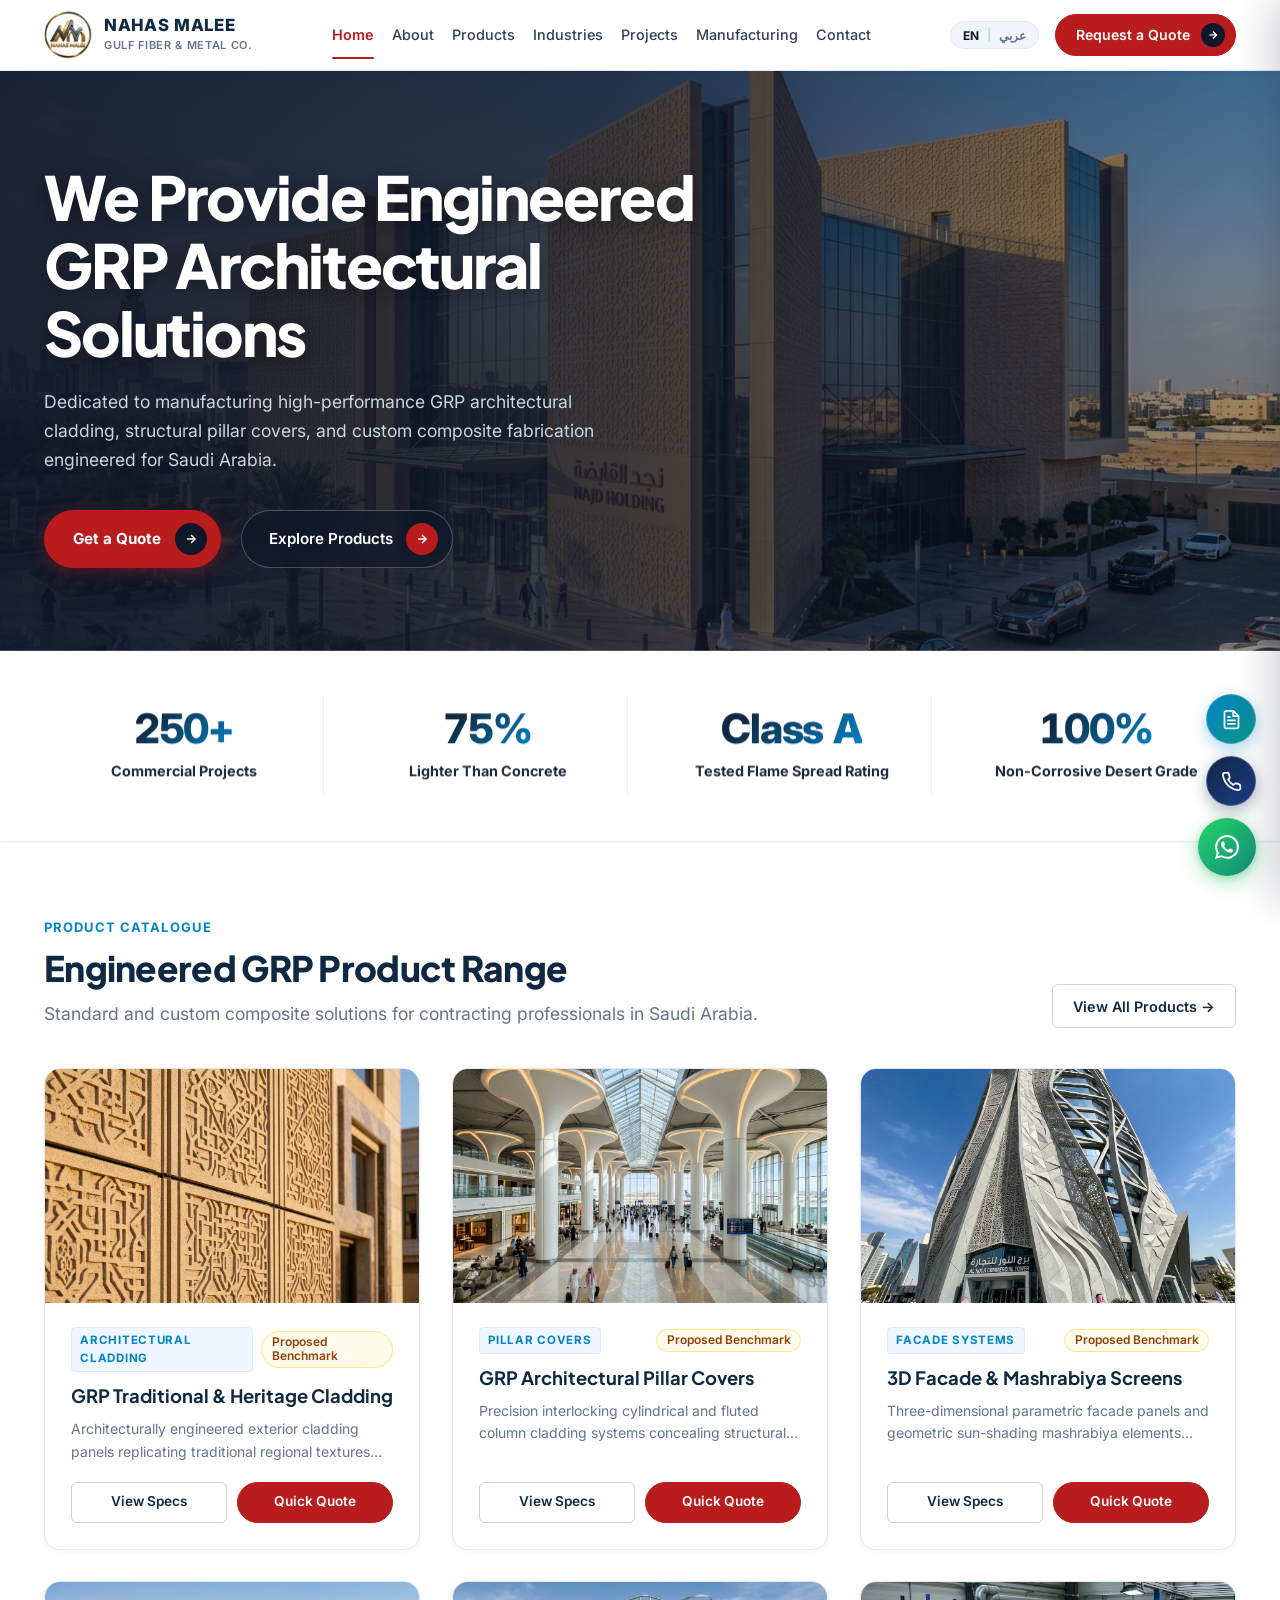
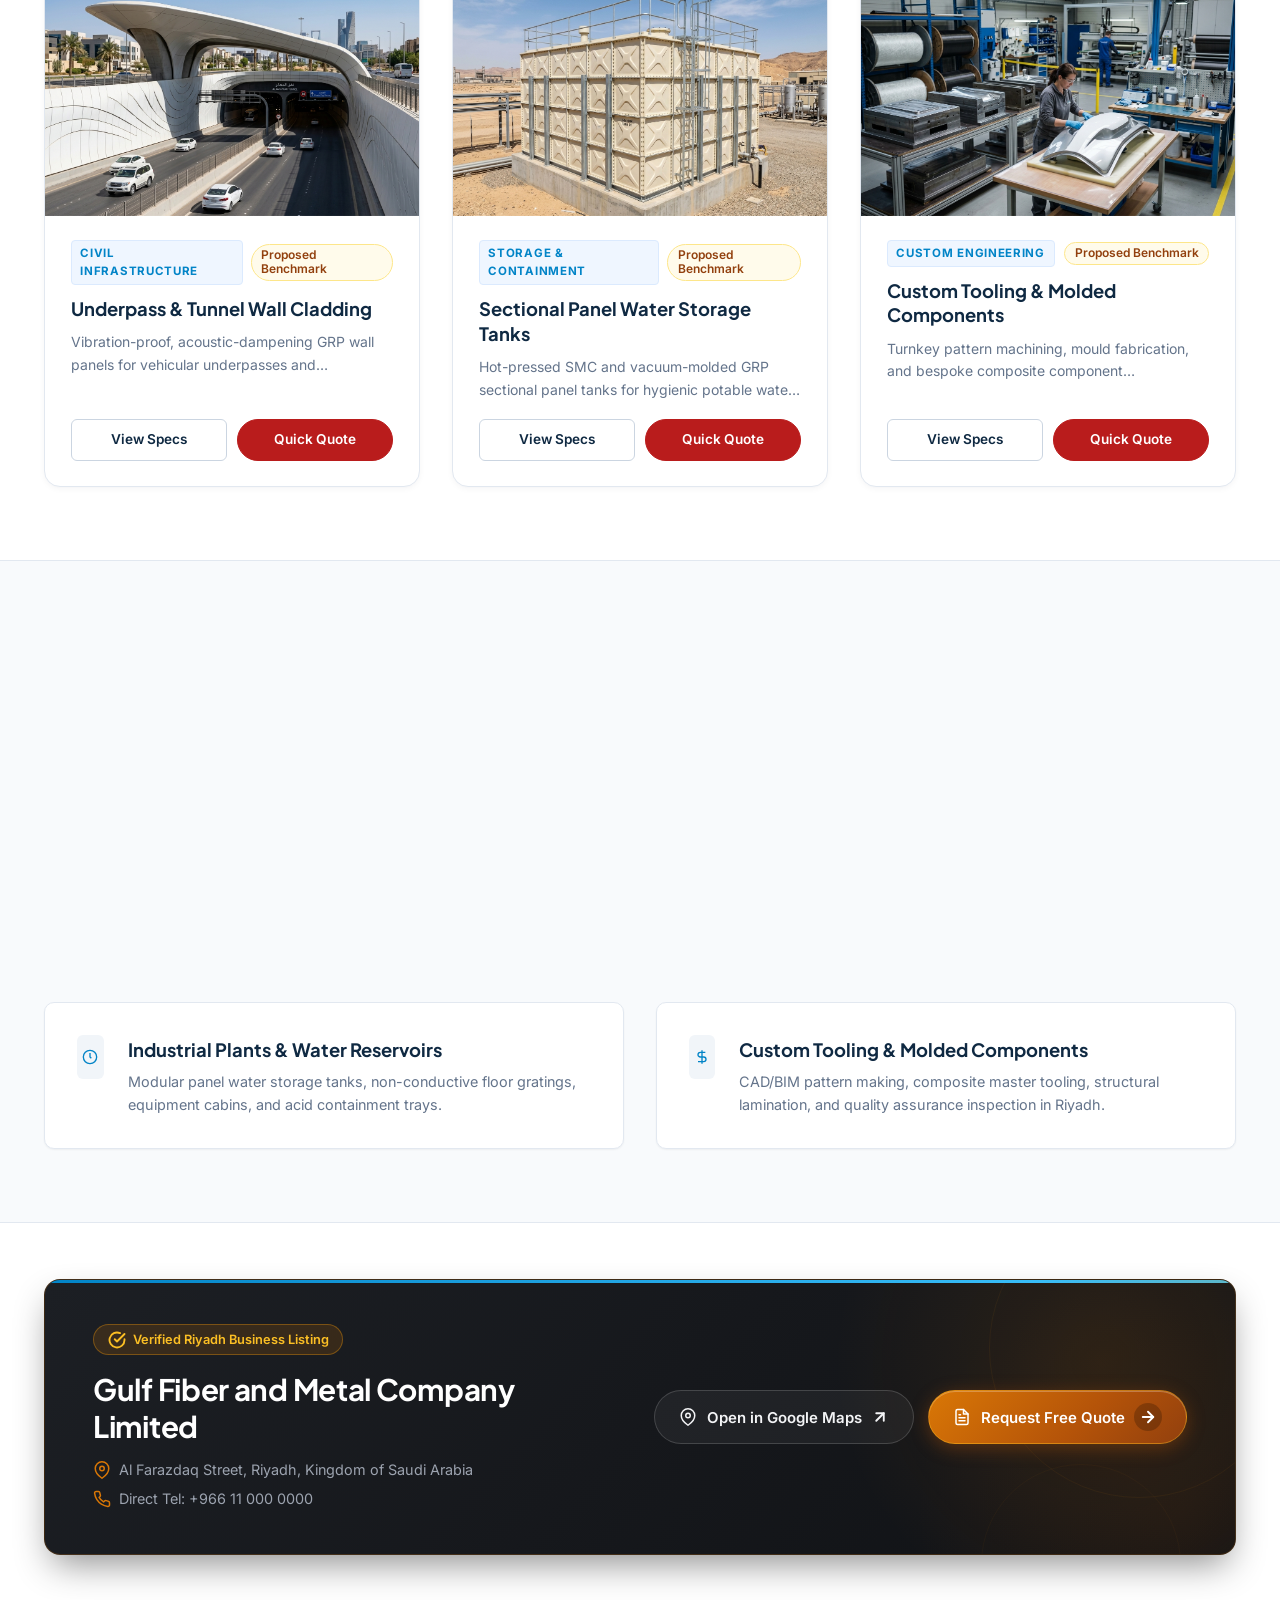
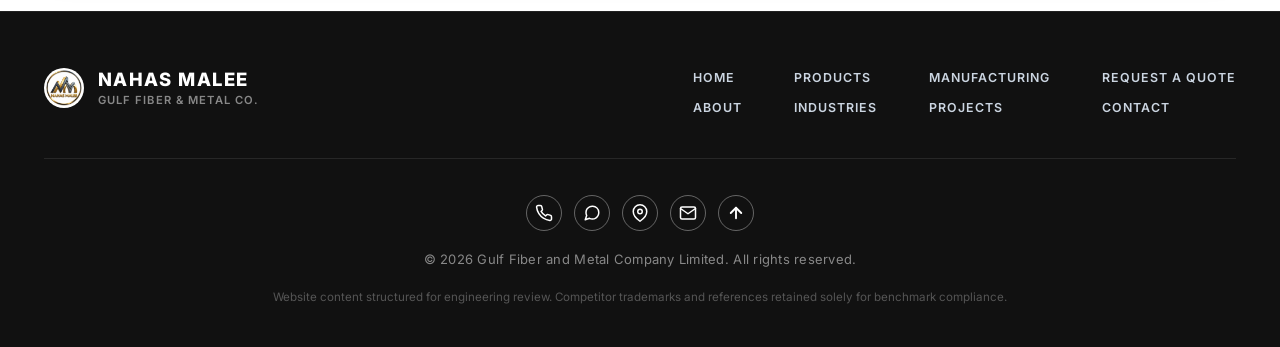
<file: index.html>
<!DOCTYPE html>
<html lang="en" dir="ltr">
<head>
  <meta charset="UTF-8">
  <meta name="viewport" content="width=device-width, initial-scale=1.0">
  <title data-i18n="siteTitle">Gulf Fiber and Metal Company Limited | Engineered GRP Solutions</title>
  <meta name="description" content="Gulf Fiber and Metal Company Limited is a leading GRP (Glass Reinforced Plastic) composite and architectural manufacturer in Riyadh, Saudi Arabia. Manufacturing traditional cladding, pillar covers, facades, and industrial containment.">
  <meta name="keywords" content="GRP manufacturer Riyadh, GRP cladding Saudi Arabia, GRP pillar covers, fiberglass panels Riyadh, architectural composite Saudi Arabia, Gulf Fiber and Metal">
  <meta name="author" content="Gulf Fiber and Metal Company Limited">
  
  <!-- Open Graph -->
  <meta property="og:type" content="website">
  <meta property="og:title" content="Gulf Fiber and Metal Company Limited | Engineered GRP Solutions">
  <meta property="og:description" content="Engineered GRP composite solutions for modern construction and infrastructure in Saudi Arabia.">
  <meta property="og:image" content="images/hero-cladding.jpg">
  <meta property="og:locale" content="en_US">
  <meta property="og:locale:alternate" content="ar_SA">

  <!-- Schema.org JSON-LD -->
  <script type="application/ld+json">
  {
    "@context": "https://schema.org",
    "@type": "LocalBusiness",
    "name": "Gulf Fiber and Metal Company Limited",
    "alternateName": "شركة الخليج للألياف والمعادن المحدودة",
    "description": "Manufacturer of Glass Reinforced Plastic (GRP) architectural cladding, pillar covers, 3D facades, and industrial composite solutions.",
    "address": {
      "@type": "PostalAddress",
      "streetAddress": "Al Farazdaq Street",
      "addressLocality": "Riyadh",
      "addressRegion": "Riyadh Province",
      "addressCountry": "SA"
    },
    "geo": {
      "@type": "GeoCoordinates",
      "latitude": "24.6644",
      "longitude": "46.7262"
    },
    "hasMap": "https://maps.app.goo.gl/xMrUYhAomJYPqUns5",
    "priceRange": "$$$",
    "currenciesAccepted": "SAR"
  }
  </script>

  <!-- Google Fonts: Inter, Plus Jakarta Sans & IBM Plex Sans Arabic -->
  <link rel="preconnect" href="https://fonts.googleapis.com">
  <link rel="preconnect" href="https://fonts.gstatic.com" crossorigin>
  <link href="https://fonts.googleapis.com/css2?family=IBM+Plex+Sans+Arabic:wght@400;500;600;700&family=Inter:wght@400;500;600;700;800&family=Plus+Jakarta+Sans:wght@500;600;700;800&display=swap" rel="stylesheet">

  <!-- Stylesheets -->
  <link rel="stylesheet" href="css/main.css">
  <link rel="stylesheet" href="css/rtl.css">
  <!-- Bulletproof Inline SVG Containment (prevents icon blowout under any network or stylesheet loading state) -->
  <style>
    svg {
      max-width: 100%;
      vertical-align: middle;
      flex-shrink: 0;
    }
    svg:not([width]) {
      width: 20px;
      height: 20px;
      max-width: 24px;
      max-height: 24px;
    }
    .arrow-circle svg, .cta-arrow-circle svg, .quote-arrow-circle svg {
      width: 12px !important;
      height: 12px !important;
    }
    .search-icon {
      width: 18px !important;
      height: 18px !important;
    }
    .cta-feature-item svg, .about-feature-item svg {
      width: 16px !important;
      height: 16px !important;
    }
    .mobile-toggle svg {
      width: 22px !important;
      height: 22px !important;
    }
  </style>
</head>
<body>

  <!-- Minimal Sleek Navigation matching user reference -->
  <header class="site-header">
    <div class="container header-inner">
      <a href="index.html" class="brand-logo" aria-label="Nahas Malee - Gulf Fiber and Metal Company Limited">
        <img src="images/logo-nahas-malee.jpg" alt="Nahas Malee - Gulf Fiber and Metal Logo">
        <div class="brand-info">
          <span class="brand-name" data-i18n="brandName">NAHAS MALEE</span>
          <span class="brand-tagline" data-i18n="brandSub">Gulf Fiber &amp; Metal Co.</span>
        </div>
      </a>

      <!-- Desktop Nav with single-line concise items -->
      <nav class="main-nav" aria-label="Main Navigation">
        <a href="index.html" class="nav-link active" data-i18n="navHome">Home</a>
        <a href="about.html" class="nav-link" data-i18n="navAbout">About</a>
        <a href="products.html" class="nav-link" data-i18n="navProducts">Products</a>
        <a href="industries.html" class="nav-link" data-i18n="navIndustries">Industries</a>
        <a href="projects.html" class="nav-link" data-i18n="navProjects">Projects</a>
        <a href="manufacturing.html" class="nav-link" data-i18n="navManufacturing">Manufacturing</a>
        <a href="contact.html" class="nav-link" data-i18n="navContact">Contact</a>
      </nav>

      <div class="header-right">
        <!-- Language Switcher -->
        <div class="lang-badge">
          <button type="button" class="lang-btn active" data-lang="en">EN</button>
          <span style="color: #CBD5E1;">|</span>
          <button type="button" class="lang-btn" data-lang="ar">عربي</button>
        </div>

        <a href="quote.html" class="btn-header-quote">
          <span data-i18n="requestQuoteNav">Request a Quote</span>
          <span class="arrow-circle">
            <svg width="12" height="12" viewBox="0 0 24 24" fill="none" stroke="currentColor" stroke-width="2.5"><line x1="5" y1="12" x2="19" y2="12"></line><polyline points="12 5 19 12 12 19"></polyline></svg>
          </span>
        </a>

        <!-- Mobile Toggle -->
        <button type="button" class="mobile-toggle" id="mobileToggle" aria-label="Toggle navigation menu" aria-expanded="false">
          <span class="icon-hamburger">
            <svg width="22" height="22" viewBox="0 0 24 24" fill="none" stroke="currentColor" stroke-width="2.2" stroke-linecap="round"><line x1="3" y1="6" x2="21" y2="6"></line><line x1="3" y1="12" x2="21" y2="12"></line><line x1="3" y1="18" x2="21" y2="18"></line></svg>
          </span>
          <span class="icon-close">
            <svg width="22" height="22" viewBox="0 0 24 24" fill="none" stroke="currentColor" stroke-width="2.2" stroke-linecap="round"><line x1="18" y1="6" x2="6" y2="18"></line><line x1="6" y1="6" x2="18" y2="18"></line></svg>
          </span>
        </button>
      </div>
    </div>
  </header>

    <!-- Mobile Navigation Backdrop -->
  <div class="mobile-nav-backdrop" id="mobileBackdrop" aria-hidden="true"></div>

  <!-- Mobile Drawer Menu -->
  <aside class="mobile-nav-drawer" id="mobileDrawer" aria-label="Mobile Navigation" aria-hidden="true">
    <div class="drawer-header">
      <a href="index.html" class="drawer-brand" aria-label="Nahas Malee - Gulf Fiber and Metal Company Limited">
        <img src="images/logo-nahas-malee.jpg" alt="Nahas Malee - Gulf Fiber and Metal Logo">
        <div class="brand-info">
          <span class="brand-name" data-i18n="brandName">NAHAS MALEE</span>
          <span class="brand-tagline" data-i18n="brandSub">Gulf Fiber &amp; Metal Co.</span>
        </div>
      </a>
      <button type="button" class="drawer-close-btn" id="mobileDrawerClose" aria-label="Close navigation menu">
        <svg width="20" height="20" viewBox="0 0 24 24" fill="none" stroke="currentColor" stroke-width="2.2" stroke-linecap="round" stroke-linejoin="round"><line x1="18" y1="6" x2="6" y2="18"></line><line x1="6" y1="6" x2="18" y2="18"></line></svg>
      </button>
    </div>

    <!-- Language Selector inside Drawer -->
    <div class="drawer-lang-strip">
      <span class="drawer-lang-label" data-i18n="selectLanguage">Language</span>
      <div class="lang-badge">
        <button type="button" class="lang-btn active" data-lang="en">EN</button>
        <span style="color: #CBD5E1;">|</span>
        <button type="button" class="lang-btn" data-lang="ar">عربي</button>
      </div>
    </div>

    <!-- Navigation Links -->
    <nav class="mobile-nav-links">
      <a href="index.html" class="mobile-nav-item active">
        <span class="item-icon">
          <svg width="18" height="18" viewBox="0 0 24 24" fill="none" stroke="currentColor" stroke-width="2" stroke-linecap="round" stroke-linejoin="round"><path d="m3 9 9-7 9 7v11a2 2 0 0 1-2 2H5a2 2 0 0 1-2-2z"></path><polyline points="9 22 9 12 15 12 15 22"></polyline></svg>
        </span>
        <span class="item-text" data-i18n="navHome">Home</span>
        <span class="item-arrow">
          <svg width="14" height="14" viewBox="0 0 24 24" fill="none" stroke="currentColor" stroke-width="2"><polyline points="9 18 15 12 9 6"></polyline></svg>
        </span>
      </a>

      <a href="about.html" class="mobile-nav-item">
        <span class="item-icon">
          <svg width="18" height="18" viewBox="0 0 24 24" fill="none" stroke="currentColor" stroke-width="2" stroke-linecap="round" stroke-linejoin="round"><circle cx="12" cy="12" r="10"></circle><line x1="12" y1="16" x2="12" y2="12"></line><line x1="12" y1="8" x2="12.01" y2="8"></line></svg>
        </span>
        <span class="item-text" data-i18n="navAbout">About Us</span>
        <span class="item-arrow">
          <svg width="14" height="14" viewBox="0 0 24 24" fill="none" stroke="currentColor" stroke-width="2"><polyline points="9 18 15 12 9 6"></polyline></svg>
        </span>
      </a>

      <a href="products.html" class="mobile-nav-item">
        <span class="item-icon">
          <svg width="18" height="18" viewBox="0 0 24 24" fill="none" stroke="currentColor" stroke-width="2" stroke-linecap="round" stroke-linejoin="round"><rect x="2" y="7" width="20" height="14" rx="2" ry="2"></rect><path d="M16 21V5a2 2 0 0 0-2-2h-4a2 2 0 0 0-2 2v16"></path></svg>
        </span>
        <span class="item-text" data-i18n="navProducts">Products &amp; Solutions</span>
        <span class="item-arrow">
          <svg width="14" height="14" viewBox="0 0 24 24" fill="none" stroke="currentColor" stroke-width="2"><polyline points="9 18 15 12 9 6"></polyline></svg>
        </span>
      </a>

      <a href="industries.html" class="mobile-nav-item">
        <span class="item-icon">
          <svg width="18" height="18" viewBox="0 0 24 24" fill="none" stroke="currentColor" stroke-width="2" stroke-linecap="round" stroke-linejoin="round"><line x1="18" y1="20" x2="18" y2="10"></line><line x1="12" y1="20" x2="12" y2="4"></line><line x1="6" y1="20" x2="6" y2="14"></line></svg>
        </span>
        <span class="item-text" data-i18n="navIndustries">Industries</span>
        <span class="item-arrow">
          <svg width="14" height="14" viewBox="0 0 24 24" fill="none" stroke="currentColor" stroke-width="2"><polyline points="9 18 15 12 9 6"></polyline></svg>
        </span>
      </a>

      <a href="projects.html" class="mobile-nav-item">
        <span class="item-icon">
          <svg width="18" height="18" viewBox="0 0 24 24" fill="none" stroke="currentColor" stroke-width="2" stroke-linecap="round" stroke-linejoin="round"><polyline points="16 18 22 12 16 6"></polyline><polyline points="8 6 2 12 8 18"></polyline></svg>
        </span>
        <span class="item-text" data-i18n="navProjects">Projects</span>
        <span class="item-arrow">
          <svg width="14" height="14" viewBox="0 0 24 24" fill="none" stroke="currentColor" stroke-width="2"><polyline points="9 18 15 12 9 6"></polyline></svg>
        </span>
      </a>

      <a href="manufacturing.html" class="mobile-nav-item">
        <span class="item-icon">
          <svg width="18" height="18" viewBox="0 0 24 24" fill="none" stroke="currentColor" stroke-width="2" stroke-linecap="round" stroke-linejoin="round"><circle cx="12" cy="12" r="3"></circle><path d="M19.4 15a1.65 1.65 0 0 0 .33 1.82l.06.06a2 2 0 0 1 0 2.83 2 2 0 0 1-2.83 0l-.06-.06a1.65 1.65 0 0 0-1.82-.33 1.65 1.65 0 0 0-1 1.51V21a2 2 0 0 1-2 2 2 2 0 0 1-2-2v-.09A1.65 1.65 0 0 0 9 19.4a1.65 1.65 0 0 0-1.82.33l-.06.06a2 2 0 0 1-2.83 0 2 2 0 0 1 0-2.83l.06-.06a1.65 1.65 0 0 0 .33-1.82 1.65 1.65 0 0 0-1.51-1H3a2 2 0 0 1-2-2 2 2 0 0 1 2-2h.09A1.65 1.65 0 0 0 4.6 9a1.65 1.65 0 0 0-.33-1.82l-.06-.06a2 2 0 0 1 0-2.83 2 2 0 0 1 2.83 0l.06.06a1.65 1.65 0 0 0 1.82.33H9a1.65 1.65 0 0 0 1-1.51V3a2 2 0 0 1 2-2 2 2 0 0 1 2 2v.09a1.65 1.65 0 0 0 1 1.51 1.65 1.65 0 0 0 1.82-.33l.06-.06a2 2 0 0 1 2.83 0 2 2 0 0 1 0 2.83l-.06.06a1.65 1.65 0 0 0-.33 1.82V9a1.65 1.65 0 0 0 1.51 1H21a2 2 0 0 1 2 2 2 2 0 0 1-2 2h-.09a1.65 1.65 0 0 0-1.51 1z"></path></svg>
        </span>
        <span class="item-text" data-i18n="navManufacturing">Manufacturing</span>
        <span class="item-arrow">
          <svg width="14" height="14" viewBox="0 0 24 24" fill="none" stroke="currentColor" stroke-width="2"><polyline points="9 18 15 12 9 6"></polyline></svg>
        </span>
      </a>

      <a href="contact.html" class="mobile-nav-item">
        <span class="item-icon">
          <svg width="18" height="18" viewBox="0 0 24 24" fill="none" stroke="currentColor" stroke-width="2" stroke-linecap="round" stroke-linejoin="round"><path d="M22 16.92v3a2 2 0 0 1-2.18 2 19.79 19.79 0 0 1-8.63-3.07 19.5 19.5 0 0 1-6-6 19.79 19.79 0 0 1-3.07-8.67A2 2 0 0 1 4.11 2h3a2 2 0 0 1 2 1.72c.127.96.362 1.903.7 2.81a2 2 0 0 1-.45 2.11L8.09 9.91a16 16 0 0 0 6 6l1.27-1.27a2 2 0 0 1 2.11-.45c.907.338 1.85.573 2.81.7A2 2 0 0 1 22 16.92z"></path></svg>
        </span>
        <span class="item-text" data-i18n="navContact">Contact Us</span>
        <span class="item-arrow">
          <svg width="14" height="14" viewBox="0 0 24 24" fill="none" stroke="currentColor" stroke-width="2"><polyline points="9 18 15 12 9 6"></polyline></svg>
        </span>
      </a>
    </nav>

    <!-- Prominent Quote CTA -->
    <div class="drawer-cta-wrapper">
      <a href="quote.html" class="drawer-quote-btn">
        <span data-i18n="requestQuoteDrawer">Request an Engineering Quote</span>
        <span class="arrow-circle">
          <svg width="13" height="13" viewBox="0 0 24 24" fill="none" stroke="currentColor" stroke-width="2.5"><line x1="5" y1="12" x2="19" y2="12"></line><polyline points="12 5 19 12 12 19"></polyline></svg>
        </span>
      </a>
    </div>

    <!-- Quick Direct Contact Links -->
    <div class="drawer-contact-footer">
      <div class="drawer-contact-title" data-i18n="quickContact">Direct Inquiries</div>
      <div class="drawer-contact-grid">
        <a href="https://wa.me/966500000000" target="_blank" rel="noopener noreferrer" class="drawer-contact-card whatsapp">
          <svg width="18" height="18" viewBox="0 0 24 24" fill="currentColor"><path d="M17.472 14.382c-.297-.149-1.758-.867-2.03-.967-.273-.099-.471-.148-.67.15-.197.297-.767.966-.94 1.164-.173.199-.347.223-.644.075-.297-.15-1.255-.463-2.39-1.475-.883-.788-1.48-1.761-1.653-2.059-.173-.297-.018-.458.13-.606.134-.133.298-.347.446-.52.149-.174.198-.298.298-.497.099-.198.05-.371-.025-.52-.075-.149-.669-1.612-.916-2.207-.242-.579-.487-.5-.669-.51-.173-.008-.371-.01-.57-.01-.198 0-.52.074-.792.372-.272.297-1.04 1.016-1.04 2.479 0 1.462 1.065 2.875 1.213 3.074.149.198 2.096 3.2 5.077 4.487.709.306 1.262.489 1.694.625.712.227 1.36.195 1.871.118.571-.085 1.758-.719 2.006-1.413.248-.694.248-1.289.173-1.413-.074-.124-.272-.198-.57-.347m-5.421 7.403h-.004a9.87 9.87 0 01-5.031-1.378l-.361-.214-3.741.982.998-3.648-.235-.374a9.86 9.86 0 01-1.51-5.26c.001-5.45 4.436-9.884 9.888-9.884 2.64 0 5.122 1.03 6.988 2.898a9.825 9.825 0 012.893 6.994c-.003 5.45-4.437 9.884-9.885 9.884m8.413-18.297A11.815 11.815 0 0012.05 0C5.495 0 .16 5.335.157 11.892c0 2.096.547 4.142 1.588 5.945L.057 24l6.305-1.654a11.882 11.882 0 005.683 1.448h.005c6.554 0 11.89-5.335 11.893-11.893a11.821 11.821 0 00-3.48-8.413z"/></svg>
          <span>WhatsApp</span>
        </a>
        <a href="tel:+966500000000" class="drawer-contact-card phone">
          <svg width="18" height="18" viewBox="0 0 24 24" fill="none" stroke="currentColor" stroke-width="2" stroke-linecap="round" stroke-linejoin="round"><path d="M22 16.92v3a2 2 0 0 1-2.18 2 19.79 19.79 0 0 1-8.63-3.07 19.5 19.5 0 0 1-6-6 19.79 19.79 0 0 1-3.07-8.67A2 2 0 0 1 4.11 2h3a2 2 0 0 1 2 1.72c.127.96.362 1.903.7 2.81a2 2 0 0 1-.45 2.11L8.09 9.91a16 16 0 0 0 6 6l1.27-1.27a2 2 0 0 1 2.11-.45c.907.338 1.85.573 2.81.7A2 2 0 0 1 22 16.92z"></path></svg>
          <span data-i18n="directCall">Call Directly</span>
        </a>
      </div>
      <div class="drawer-location-tag">
        <svg width="14" height="14" viewBox="0 0 24 24" fill="none" stroke="currentColor" stroke-width="2"><path d="M21 10c0 7-9 13-9 13s-9-6-9-13a9 9 0 0 1 18 0z"></path><circle cx="12" cy="10" r="3"></circle></svg>
        <span data-i18n="factoryLocation">Al Farazdaq St, Riyadh, Saudi Arabia</span>
      </div>
    </div>
  </aside>

  <!-- ROOFTIX-STYLE CINEMATIC HERO SECTION -->
  <section class="hero-cinematic">
    <div class="container">
      <div class="hero-cinematic-inner">
        
        <!-- Headline Matching Reference -->
        <h1 class="hero-cinematic-title">
          <span data-i18n="heroTitle1">We Provide Engineered</span><br>
          <em data-i18n="heroTitle2">GRP Architectural Solutions</em>
        </h1>

        <!-- Lead Paragraph -->
        <p class="hero-cinematic-lead" data-i18n="heroSubtext">
          Dedicated to manufacturing high-performance GRP architectural cladding, structural pillar covers, and custom composite fabrication engineered for Saudi Arabia.
        </p>

        <!-- Two Action Buttons with Round Arrow Circles -->
        <div class="hero-cinematic-actions">
          <a href="quote.html" class="btn-pill-primary">
            <span data-i18n="btnRequestQuote">Get a Quote</span>
            <span class="arrow-circle">
              <svg width="12" height="12" viewBox="0 0 24 24" fill="none" stroke="currentColor" stroke-width="2.5"><line x1="5" y1="12" x2="19" y2="12"></line><polyline points="12 5 19 12 12 19"></polyline></svg>
            </span>
          </a>
          <a href="products.html" class="btn-pill-secondary">
            <span data-i18n="btnExploreProducts">Explore Products</span>
            <span class="arrow-circle">
              <svg width="12" height="12" viewBox="0 0 24 24" fill="none" stroke="currentColor" stroke-width="2.5"><line x1="5" y1="12" x2="19" y2="12"></line><polyline points="12 5 19 12 12 19"></polyline></svg>
            </span>
          </a>
        </div>

      </div>
    </div>
  </section>

  <!-- Metrics Strip Centered with Dividers matching Rooftix -->
  <div class="metrics-strip reveal-up">
    <div class="container metrics-grid">
      <div class="metric-item">
        <span class="metric-val">250+</span>
        <span class="metric-label">Commercial Projects</span>
      </div>
      <div class="metric-item">
        <span class="metric-val">75%</span>
        <span class="metric-label">Lighter Than Concrete</span>
      </div>
      <div class="metric-item">
        <span class="metric-val">Class A</span>
        <span class="metric-label">Tested Flame Spread Rating</span>
      </div>
      <div class="metric-item">
        <span class="metric-val">100%</span>
        <span class="metric-label">Non-Corrosive Desert Grade</span>
      </div>
    </div>
  </div>

  <!-- Featured Products Section (Real Photography) -->
  <section class="section">
    <div class="container">
      <div class="reveal-up" style="display: flex; justify-content: space-between; align-items: flex-end; margin-bottom: 2.5rem; flex-wrap: wrap; gap: 1rem;">
        <div>
          <span class="section-eyebrow">Product Catalogue</span>
          <h2 class="section-title">Engineered GRP Product Range</h2>
          <p class="section-lead">Standard and custom composite solutions for contracting professionals in Saudi Arabia.</p>
        </div>
        <a href="products.html" class="btn-outline">
          View All Products &rarr;
        </a>
      </div>

      <div class="grid-3 stagger-grid">
        <!-- Product 1 -->
        <div class="product-card reveal-up">
          <div class="product-img-wrap">
            <img src="images/prod-cladding.jpg" alt="GRP Traditional Heritage Cladding" loading="lazy">
          </div>
          <div class="product-body">
            <div class="product-meta">
              <span class="product-category-tag">Architectural Cladding</span>
              <span class="badge badge-proposed">Proposed Benchmark</span>
            </div>
            <h3 class="product-title">GRP Traditional &amp; Heritage Cladding</h3>
            <p class="product-desc">Architecturally engineered exterior cladding panels replicating traditional regional textures with lightweight durability and extreme UV resistance.</p>
            <div class="product-actions">
              <a href="product-detail.html?id=grp-traditional-cladding" class="btn-outline">View Specs</a>
              <a href="quote.html?product=GRP%20Traditional%20Cladding" class="btn-primary">Quick Quote</a>
            </div>
          </div>
        </div>

        <!-- Product 2 -->
        <div class="product-card reveal-up">
          <div class="product-img-wrap">
            <img src="images/prod-pillar.jpg" alt="GRP Architectural Pillar Covers" loading="lazy">
          </div>
          <div class="product-body">
            <div class="product-meta">
              <span class="product-category-tag">Pillar Covers</span>
              <span class="badge badge-proposed">Proposed Benchmark</span>
            </div>
            <h3 class="product-title">GRP Architectural Pillar Covers</h3>
            <p class="product-desc">Precision interlocking cylindrical and fluted column cladding systems concealing structural steel columns with seamless concealed brackets.</p>
            <div class="product-actions">
              <a href="product-detail.html?id=grp-pillar-covers" class="btn-outline">View Specs</a>
              <a href="quote.html?product=GRP%20Pillar%20Covers" class="btn-primary">Quick Quote</a>
            </div>
          </div>
        </div>

        <!-- Product 3 -->
        <div class="product-card reveal-up">
          <div class="product-img-wrap">
            <img src="images/prod-facade.jpg" alt="3D Facade and Mashrabiya Screens" loading="lazy">
          </div>
          <div class="product-body">
            <div class="product-meta">
              <span class="product-category-tag">Facade Systems</span>
              <span class="badge badge-proposed">Proposed Benchmark</span>
            </div>
            <h3 class="product-title">3D Facade &amp; Mashrabiya Screens</h3>
            <p class="product-desc">Three-dimensional parametric facade panels and geometric sun-shading mashrabiya elements engineered for modern Saudi commercial towers.</p>
            <div class="product-actions">
              <a href="product-detail.html?id=grp-facade-elements" class="btn-outline">View Specs</a>
              <a href="quote.html?product=3D%20Facade%20Screens" class="btn-primary">Quick Quote</a>
            </div>
          </div>
        </div>

        <!-- Product 4 -->
        <div class="product-card reveal-up">
          <div class="product-img-wrap">
            <img src="images/prod-canopy.jpg" alt="Underpass and Tunnel Wall Cladding" loading="lazy">
          </div>
          <div class="product-body">
            <div class="product-meta">
              <span class="product-category-tag">Civil Infrastructure</span>
              <span class="badge badge-proposed">Proposed Benchmark</span>
            </div>
            <h3 class="product-title">Underpass &amp; Tunnel Wall Cladding</h3>
            <p class="product-desc">Vibration-proof, acoustic-dampening GRP wall panels for vehicular underpasses and cantilevered architectural entrance canopies.</p>
            <div class="product-actions">
              <a href="product-detail.html?id=grp-canopies-underpass" class="btn-outline">View Specs</a>
              <a href="quote.html?product=Underpass%20Wall%20Cladding" class="btn-primary">Quick Quote</a>
            </div>
          </div>
        </div>

        <!-- Product 5 -->
        <div class="product-card reveal-up">
          <div class="product-img-wrap">
            <img src="images/prod-tank.jpg" alt="Sectional Panel Water Tanks" loading="lazy">
          </div>
          <div class="product-body">
            <div class="product-meta">
              <span class="product-category-tag">Storage &amp; Containment</span>
              <span class="badge badge-proposed">Proposed Benchmark</span>
            </div>
            <h3 class="product-title">Sectional Panel Water Storage Tanks</h3>
            <p class="product-desc">Hot-pressed SMC and vacuum-molded GRP sectional panel tanks for hygienic potable water, irrigation, and firefighting reserves.</p>
            <div class="product-actions">
              <a href="product-detail.html?id=grp-sectional-water-tanks" class="btn-outline">View Specs</a>
              <a href="quote.html?product=Sectional%20Water%20Tanks" class="btn-primary">Quick Quote</a>
            </div>
          </div>
        </div>

        <!-- Product 6 -->
        <div class="product-card reveal-up">
          <div class="product-img-wrap">
            <img src="images/prod-custom.jpg" alt="Custom Molded Composite Components" loading="lazy">
          </div>
          <div class="product-body">
            <div class="product-meta">
              <span class="product-category-tag">Custom Engineering</span>
              <span class="badge badge-proposed">Proposed Benchmark</span>
            </div>
            <h3 class="product-title">Custom Tooling &amp; Molded Components</h3>
            <p class="product-desc">Turnkey pattern machining, mould fabrication, and bespoke composite component manufacturing directly from your CAD/BIM specifications.</p>
            <div class="product-actions">
              <a href="product-detail.html?id=grp-custom-fabrication" class="btn-outline">View Specs</a>
              <a href="quote.html?product=Custom%20Moulded%20GRP" class="btn-primary">Quick Quote</a>
            </div>
          </div>
        </div>
      </div>
    </div>
  </section>

  <!-- Industries Grid Section -->
  <section class="section section-subtle">
    <div class="container">
      <div class="section-header text-center reveal-up">
        <span class="section-eyebrow">Sectors Served</span>
        <h2 class="section-title">Industries Across Saudi Arabia</h2>
        <p class="section-lead">Delivering specialized GRP composite solutions for tier-1 contracting and development partners.</p>
      </div>

      <div class="grid-2 stagger-grid">
        <div class="card reveal-up" style="display: flex; gap: 1.5rem; align-items: flex-start;">
          <div class="card-icon" style="margin-bottom: 0;">
            <svg width="20" height="20" viewBox="0 0 24 24" fill="none" stroke="currentColor" stroke-width="2"><rect x="3" y="3" width="18" height="18" rx="2" ry="2"></rect><line x1="9" y1="3" x2="9" y2="21"></line></svg>
          </div>
          <div>
            <h3 style="font-size: 1.15rem; margin-bottom: 0.35rem; color: #0F2942;">Commercial &amp; Architectural Envelopes</h3>
            <p style="font-size: 0.9rem; color: #64748B; margin-bottom: 0;">Lightweight heritage cladding, 3D facades, and column wraps elevating towers, retail malls, and hospitality resorts.</p>
          </div>
        </div>

        <div class="card reveal-up" style="display: flex; gap: 1.5rem; align-items: flex-start;">
          <div class="card-icon" style="margin-bottom: 0;">
            <svg width="24" height="24" viewBox="0 0 24 24" fill="none" stroke="currentColor" stroke-width="2"><path d="M4 15s1-1 4-1 5 2 8 2 4-1 4-1V3s-1 1-4 1-5-2-8-2-4 1-4 1z"></path><line x1="4" y1="22" x2="4" y2="15"></line></svg>
          </div>
          <div>
            <h3 style="font-size: 1.15rem; margin-bottom: 0.35rem; color: #0F2942;">Civil Infrastructure &amp; Transportation</h3>
            <p style="font-size: 0.9rem; color: #64748B; margin-bottom: 0;">Acoustic underpass lining, bridge soffits, metro access elements, and pedestrian canopies resistant to vehicular fumes.</p>
          </div>
        </div>

        <div class="card reveal-up" style="display: flex; gap: 1.5rem; align-items: flex-start;">
          <div class="card-icon" style="margin-bottom: 0;">
            <svg width="24" height="24" viewBox="0 0 24 24" fill="none" stroke="currentColor" stroke-width="2"><circle cx="12" cy="12" r="10"></circle><polyline points="12 6 12 12 14 14"></polyline></svg>
          </div>
          <div>
            <h3 style="font-size: 1.15rem; margin-bottom: 0.35rem; color: #0F2942;">Industrial Plants &amp; Water Reservoirs</h3>
            <p style="font-size: 0.9rem; color: #64748B; margin-bottom: 0;">Modular panel water storage tanks, non-conductive floor gratings, equipment cabins, and acid containment trays.</p>
          </div>
        </div>

        <div class="card reveal-up" style="display: flex; gap: 1.5rem; align-items: flex-start;">
          <div class="card-icon" style="margin-bottom: 0;">
            <svg width="24" height="24" viewBox="0 0 24 24" fill="none" stroke="currentColor" stroke-width="2"><path d="M12 2v20M17 5H9.5a3.5 3.5 0 0 0 0 7h5a3.5 3.5 0 0 1 0 7H6"></path></svg>
          </div>
          <div>
            <h3 style="font-size: 1.15rem; margin-bottom: 0.35rem; color: #0F2942;">Custom Tooling &amp; Molded Components</h3>
            <p style="font-size: 0.9rem; color: #64748B; margin-bottom: 0;">CAD/BIM pattern making, composite master tooling, structural lamination, and quality assurance inspection in Riyadh.</p>
          </div>
        </div>
      </div>
    </div>
  </section>

  <!-- Riyadh Office Location Ribbon -->
  <section class="section" style="padding-top: 3.5rem; padding-bottom: 3.5rem;">
    <div class="container">
      <div class="office-ribbon reveal-scale">
        <!-- Decorative background pattern -->
        <div class="office-ribbon-pattern" aria-hidden="true"></div>
        <!-- Accent top border -->
        <div class="office-ribbon-accent" aria-hidden="true"></div>

        <div class="office-ribbon-content">
          <!-- Left: Company info -->
          <div class="office-ribbon-info reveal-left">
            <span class="badge badge-verified office-ribbon-badge">
              <svg width="14" height="14" viewBox="0 0 24 24" fill="none" stroke="currentColor" stroke-width="2.5" stroke-linecap="round" stroke-linejoin="round" style="flex-shrink:0"><path d="M22 11.08V12a10 10 0 1 1-5.93-9.14"/><polyline points="22 4 12 14.01 9 11.01"/></svg>
              Verified Riyadh Business Listing
            </span>
            <h2 class="office-ribbon-title">Gulf Fiber and Metal Company Limited</h2>
            <div class="office-ribbon-details">
              <div class="office-ribbon-detail-item">
                <svg width="16" height="16" viewBox="0 0 24 24" fill="none" stroke="currentColor" stroke-width="2" stroke-linecap="round" stroke-linejoin="round"><path d="M21 10c0 7-9 13-9 13s-9-6-9-13a9 9 0 0 1 18 0z"/><circle cx="12" cy="10" r="3"/></svg>
                <span>Al Farazdaq Street, Riyadh, Kingdom of Saudi Arabia</span>
              </div>
              <div class="office-ribbon-detail-item">
                <svg width="16" height="16" viewBox="0 0 24 24" fill="none" stroke="currentColor" stroke-width="2" stroke-linecap="round" stroke-linejoin="round"><path d="M22 16.92v3a2 2 0 0 1-2.18 2 19.79 19.79 0 0 1-8.63-3.07 19.5 19.5 0 0 1-6-6 19.79 19.79 0 0 1-3.07-8.67A2 2 0 0 1 4.11 2h3a2 2 0 0 1 2 1.72c.127.96.362 1.903.7 2.81a2 2 0 0 1-.45 2.11L8.09 9.91a16 16 0 0 0 6 6l1.27-1.27a2 2 0 0 1 2.11-.45c.907.338 1.85.573 2.81.7A2 2 0 0 1 22 16.92z"/></svg>
                <span>Direct Tel: +966 11 000 0000</span>
              </div>
            </div>
          </div>

          <!-- Right: Action buttons -->
          <div class="office-ribbon-actions reveal-right">
            <a href="https://maps.app.goo.gl/xMrUYhAomJYPqUns5" target="_blank" rel="noopener noreferrer" class="office-ribbon-btn office-ribbon-btn-outline">
              <svg width="18" height="18" viewBox="0 0 24 24" fill="none" stroke="currentColor" stroke-width="2" stroke-linecap="round" stroke-linejoin="round"><path d="M21 10c0 7-9 13-9 13s-9-6-9-13a9 9 0 0 1 18 0z"/><circle cx="12" cy="10" r="3"/></svg>
              Open in Google Maps
              <svg width="14" height="14" viewBox="0 0 24 24" fill="none" stroke="currentColor" stroke-width="2.5" stroke-linecap="round" stroke-linejoin="round"><line x1="7" y1="17" x2="17" y2="7"/><polyline points="7 7 17 7 17 17"/></svg>
            </a>
            <a href="quote.html" class="office-ribbon-btn office-ribbon-btn-primary">
              <svg width="18" height="18" viewBox="0 0 24 24" fill="none" stroke="currentColor" stroke-width="2" stroke-linecap="round" stroke-linejoin="round"><path d="M14 2H6a2 2 0 0 0-2 2v16a2 2 0 0 0 2 2h12a2 2 0 0 0 2-2V8z"/><polyline points="14 2 14 8 20 8"/><line x1="16" y1="13" x2="8" y2="13"/><line x1="16" y1="17" x2="8" y2="17"/><polyline points="10 9 9 9 8 9"/></svg>
              Request Free Quote
              <span class="office-ribbon-btn-arrow">
                <svg width="16" height="16" viewBox="0 0 24 24" fill="none" stroke="currentColor" stroke-width="2.5" stroke-linecap="round" stroke-linejoin="round"><line x1="5" y1="12" x2="19" y2="12"/><polyline points="12 5 19 12 12 19"/></svg>
              </span>
            </a>
          </div>
        </div>
      </div>
    </div>
  </section>

  <!-- Minimal Dark Footer (Matches Reference Aesthetic) -->
  <footer class="site-footer">
    <div class="container">
      <div class="footer-top-row reveal-up">
        <div class="footer-brand-block">
          <a href="index.html" class="footer-brand-link">
            <img src="images/logo-nahas-malee.jpg" alt="Nahas Malee Logo" class="footer-brand-logo-img">
            <div class="footer-brand-text">
              <span class="footer-brand-title" data-i18n="brandName">NAHAS MALEE</span>
              <span class="footer-brand-slogan" data-i18n="brandSub">GULF FIBER &amp; METAL CO.</span>
            </div>
          </a>
        </div>

        <nav class="footer-nav-columns" aria-label="Footer Navigation">
          <div class="footer-nav-col">
            <a href="index.html" data-i18n="navHome">Home</a>
            <a href="about.html" data-i18n="navAbout">About Us</a>
          </div>
          <div class="footer-nav-col">
            <a href="products.html" data-i18n="navProducts">Products</a>
            <a href="industries.html" data-i18n="navIndustries">Industries</a>
          </div>
          <div class="footer-nav-col">
            <a href="manufacturing.html" data-i18n="navManufacturing">Manufacturing</a>
            <a href="projects.html" data-i18n="navProjects">Projects</a>
          </div>
          <div class="footer-nav-col">
            <a href="quote.html" data-i18n="requestQuoteNav">Request Quote</a>
            <a href="contact.html" data-i18n="navContact">Contact Us</a>
          </div>
        </nav>
      </div>

      <div class="footer-divider-line"></div>

      <div class="footer-bottom-centered">
        <div class="footer-social-circles">
          <a href="tel:+966110000000" class="footer-circle-btn" aria-label="Phone" title="+966 11 000 0000">
            <svg width="15" height="15" viewBox="0 0 24 24" fill="none" stroke="currentColor" stroke-width="2" stroke-linecap="round" stroke-linejoin="round"><path d="M22 16.92v3a2 2 0 0 1-2.18 2 19.79 19.79 0 0 1-8.63-3.07 19.5 19.5 0 0 1-6-6 19.79 19.79 0 0 1-3.07-8.67A2 2 0 0 1 4.11 2h3a2 2 0 0 1 2 1.72c.127.96.362 1.903.7 2.81a2 2 0 0 1-.45 2.11L8.09 9.91a16 16 0 0 0 6 6l1.27-1.27a2 2 0 0 1 2.11-.45c.907.338 1.85.573 2.81.7A2 2 0 0 1 22 16.92z"/></svg>
          </a>
          <a href="https://wa.me/966500000000" target="_blank" rel="noopener noreferrer" class="footer-circle-btn" aria-label="WhatsApp" title="WhatsApp: +966 50 000 0000">
            <svg width="15" height="15" viewBox="0 0 24 24" fill="none" stroke="currentColor" stroke-width="2" stroke-linecap="round" stroke-linejoin="round"><path d="M21 11.5a8.38 8.38 0 0 1-.9 3.8 8.5 8.5 0 0 1-7.6 4.7 8.38 8.38 0 0 1-3.8-.9L3 21l1.9-5.7a8.38 8.38 0 0 1-.9-3.8 8.5 8.5 0 0 1 4.7-7.6 8.38 8.38 0 0 1 3.8-.9h.5a8.48 8.48 0 0 1 8 8v.5z"/></svg>
          </a>
          <a href="https://maps.app.goo.gl/xMrUYhAomJYPqUns5" target="_blank" rel="noopener noreferrer" class="footer-circle-btn" aria-label="Google Maps" title="Al Farazdaq St, Riyadh Location">
            <svg width="15" height="15" viewBox="0 0 24 24" fill="none" stroke="currentColor" stroke-width="2" stroke-linecap="round" stroke-linejoin="round"><path d="M21 10c0 7-9 13-9 13s-9-6-9-13a9 9 0 0 1 18 0z"/><circle cx="12" cy="10" r="3"/></svg>
          </a>
          <a href="mailto:info@gulffiber.sa" class="footer-circle-btn" aria-label="Email" title="info@gulffiber.sa">
            <svg width="15" height="15" viewBox="0 0 24 24" fill="none" stroke="currentColor" stroke-width="2" stroke-linecap="round" stroke-linejoin="round"><path d="M4 4h16c1.1 0 2 .9 2 2v12c0 1.1-.9 2-2 2H4c-1.1 0-2-.9-2-2V6c0-1.1.9-2 2-2z"/><polyline points="22,6 12,13 2,6"/></svg>
          </a>
          <button type="button" class="footer-circle-btn" onclick="window.scrollTo({top: 0, behavior: 'smooth'})" aria-label="Back to top" title="Scroll to top">
            <svg width="14" height="14" viewBox="0 0 24 24" fill="none" stroke="currentColor" stroke-width="2.5" stroke-linecap="round" stroke-linejoin="round"><line x1="12" y1="19" x2="12" y2="5"/><polyline points="5 12 12 5 19 12"/></svg>
          </button>
        </div>

        <p class="footer-copyright-text" data-i18n="footerCopyright">&copy; 2026 Gulf Fiber and Metal Company Limited. All rights reserved.</p>
        <p class="footer-compliance-text" data-i18n="legalNotice">Al Farazdaq St, Riyadh, KSA &bull; Engineering review benchmark framework</p>
      </div>
    </div>
  </footer>

  <!-- Floating Action Buttons (WhatsApp, Phone, Quote, Scroll to Top) -->
  <div class="floating-actions" id="floatingActions" role="region" aria-label="Quick Contact &amp; Actions">
    <button type="button" class="fab-btn fab-btn-top" id="fabScrollTop" aria-label="Back to top" data-i18n-title="fabScrollTop" title="Back to top">
      <svg width="18" height="18" viewBox="0 0 24 24" fill="none" stroke="currentColor" stroke-width="2.5" stroke-linecap="round" stroke-linejoin="round">
        <line x1="12" y1="19" x2="12" y2="5"></line>
        <polyline points="5 12 12 5 19 12"></polyline>
      </svg>
      <span class="fab-tooltip" data-i18n="fabScrollTop">Back to Top</span>
    </button>

    <a href="quote.html" class="fab-btn fab-btn-quote" aria-label="Request a Quote" data-i18n-title="fabQuote" title="Request a Quote">
      <svg width="20" height="20" viewBox="0 0 24 24" fill="none" stroke="currentColor" stroke-width="2" stroke-linecap="round" stroke-linejoin="round">
        <path d="M14 2H6a2 2 0 0 0-2 2v16a2 2 0 0 0 2 2h12a2 2 0 0 0 2-2V8z"></path>
        <polyline points="14 2 14 8 20 8"></polyline>
        <line x1="16" y1="13" x2="8" y2="13"></line>
        <line x1="16" y1="17" x2="8" y2="17"></line>
        <polyline points="10 9 9 9 8 9"></polyline>
      </svg>
      <span class="fab-tooltip" data-i18n="fabQuote">Request Quote</span>
    </a>

    <a href="tel:+966500000000" class="fab-btn fab-btn-phone" aria-label="Call +966 50 000 0000" data-i18n-title="fabPhone" title="Call Us: +966 50 000 0000">
      <svg width="20" height="20" viewBox="0 0 24 24" fill="none" stroke="currentColor" stroke-width="2" stroke-linecap="round" stroke-linejoin="round">
        <path d="M22 16.92v3a2 2 0 0 1-2.18 2 19.79 19.79 0 0 1-8.63-3.07 19.5 19.5 0 0 1-6-6 19.79 19.79 0 0 1-3.07-8.67A2 2 0 0 1 4.11 2h3a2 2 0 0 1 2 1.72c.127.96.362 1.903.7 2.81a2 2 0 0 1-.45 2.11L8.09 9.91a16 16 0 0 0 6 6l1.27-1.27a2 2 0 0 1 2.11-.45c.907.338 1.85.573 2.81.7A2 2 0 0 1 22 16.92z"></path>
      </svg>
      <span class="fab-tooltip" data-i18n="fabPhone">Call Us: +966 50 000 0000</span>
    </a>

    <a href="https://wa.me/966500000000?text=Hello%20Gulf%20Fiber%20and%20Metal%20Company.%20I%20would%20like%20to%20inquire%20about%20GRP%20products." target="_blank" rel="noopener noreferrer" class="fab-btn fab-btn-whatsapp" aria-label="Chat on WhatsApp" data-i18n-title="fabWhatsApp" title="Chat on WhatsApp">
      <span class="fab-pulse"></span>
      <svg width="28" height="28" viewBox="0 0 24 24" fill="currentColor">
        <path d="M17.472 14.382c-.297-.149-1.758-.867-2.03-.967-.273-.099-.471-.148-.67.15-.197.297-.767.966-.94 1.164-.173.199-.347.223-.644.075-.297-.15-1.255-.463-2.39-1.475-.883-.788-1.48-1.761-1.653-2.059-.173-.297-.018-.458.13-.606.134-.133.298-.347.446-.52.149-.174.198-.298.298-.497.099-.198.05-.371-.025-.52-.075-.149-.669-1.612-.916-2.207-.242-.579-.487-.5-.669-.51-.173-.008-.371-.01-.57-.01-.198 0-.52.074-.792.372-.272.297-1.04 1.016-1.04 2.479 0 1.462 1.065 2.875 1.213 3.074.149.198 2.096 3.2 5.077 4.487.709.306 1.262.489 1.694.625.712.227 1.36.195 1.871.118.571-.085 1.758-.719 2.006-1.413.248-.694.248-1.289.173-1.413-.074-.124-.272-.198-.57-.347m-5.421 7.403h-.004a9.87 9.87 0 01-5.031-1.378l-.361-.214-3.741.982.998-3.648-.235-.374a9.86 9.86 0 01-1.51-5.26c.001-5.45 4.436-9.884 9.888-9.884 2.64 0 5.122 1.03 6.988 2.898a9.825 9.825 0 012.893 6.994c-.003 5.45-4.437 9.884-9.885 9.884m8.413-18.297A11.815 11.815 0 0012.05 0C5.495 0 .16 5.335.157 11.892c0 2.096.547 4.142 1.588 5.945L.057 24l6.305-1.654a11.882 11.882 0 005.683 1.448h.005c6.554 0 11.89-5.335 11.893-11.893a11.821 11.821 0 00-3.48-8.413z"/>
      </svg>
      <span class="fab-tooltip" data-i18n="fabWhatsApp">Chat on WhatsApp</span>
    </a>
  </div>

  <!-- Scripts -->
  <script src="js/products-data.js"></script>
  <script src="js/i18n.js"></script>
  <script src="js/main.js"></script>
</body>
</html>
</file>
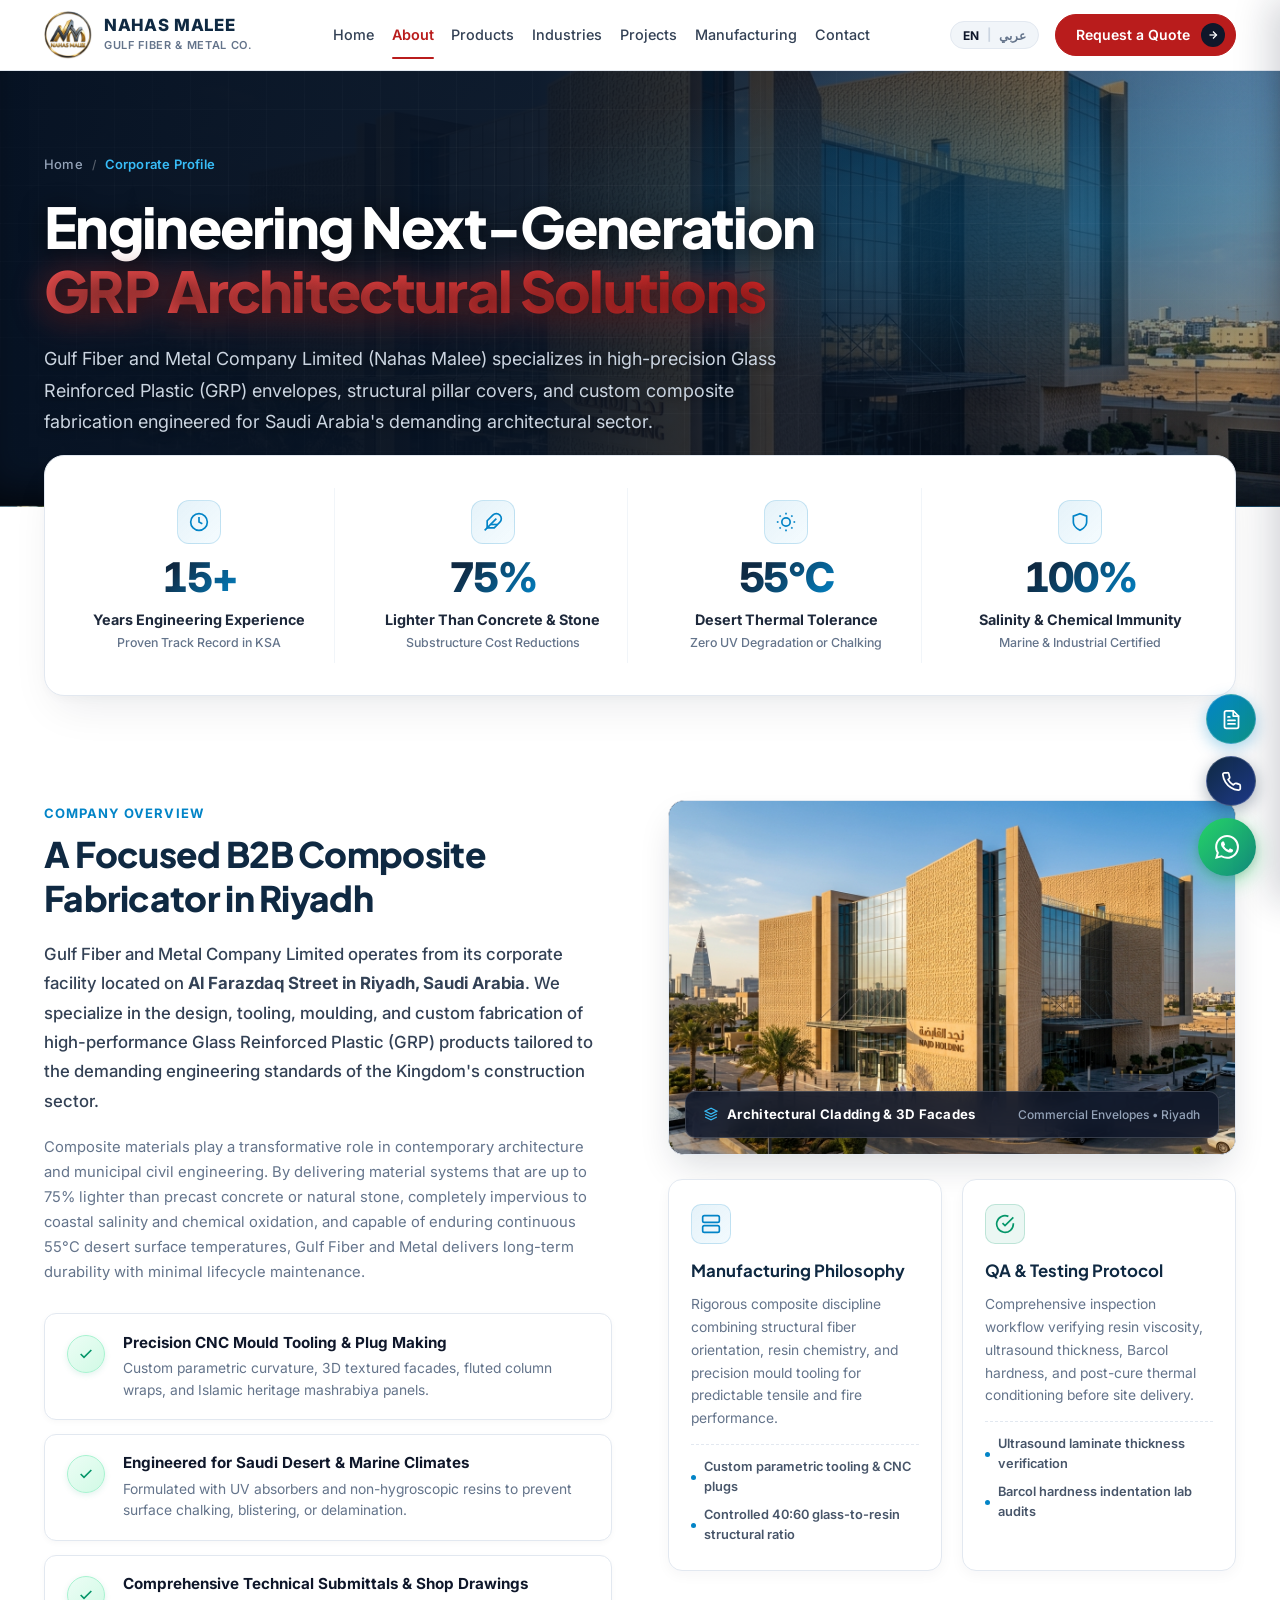
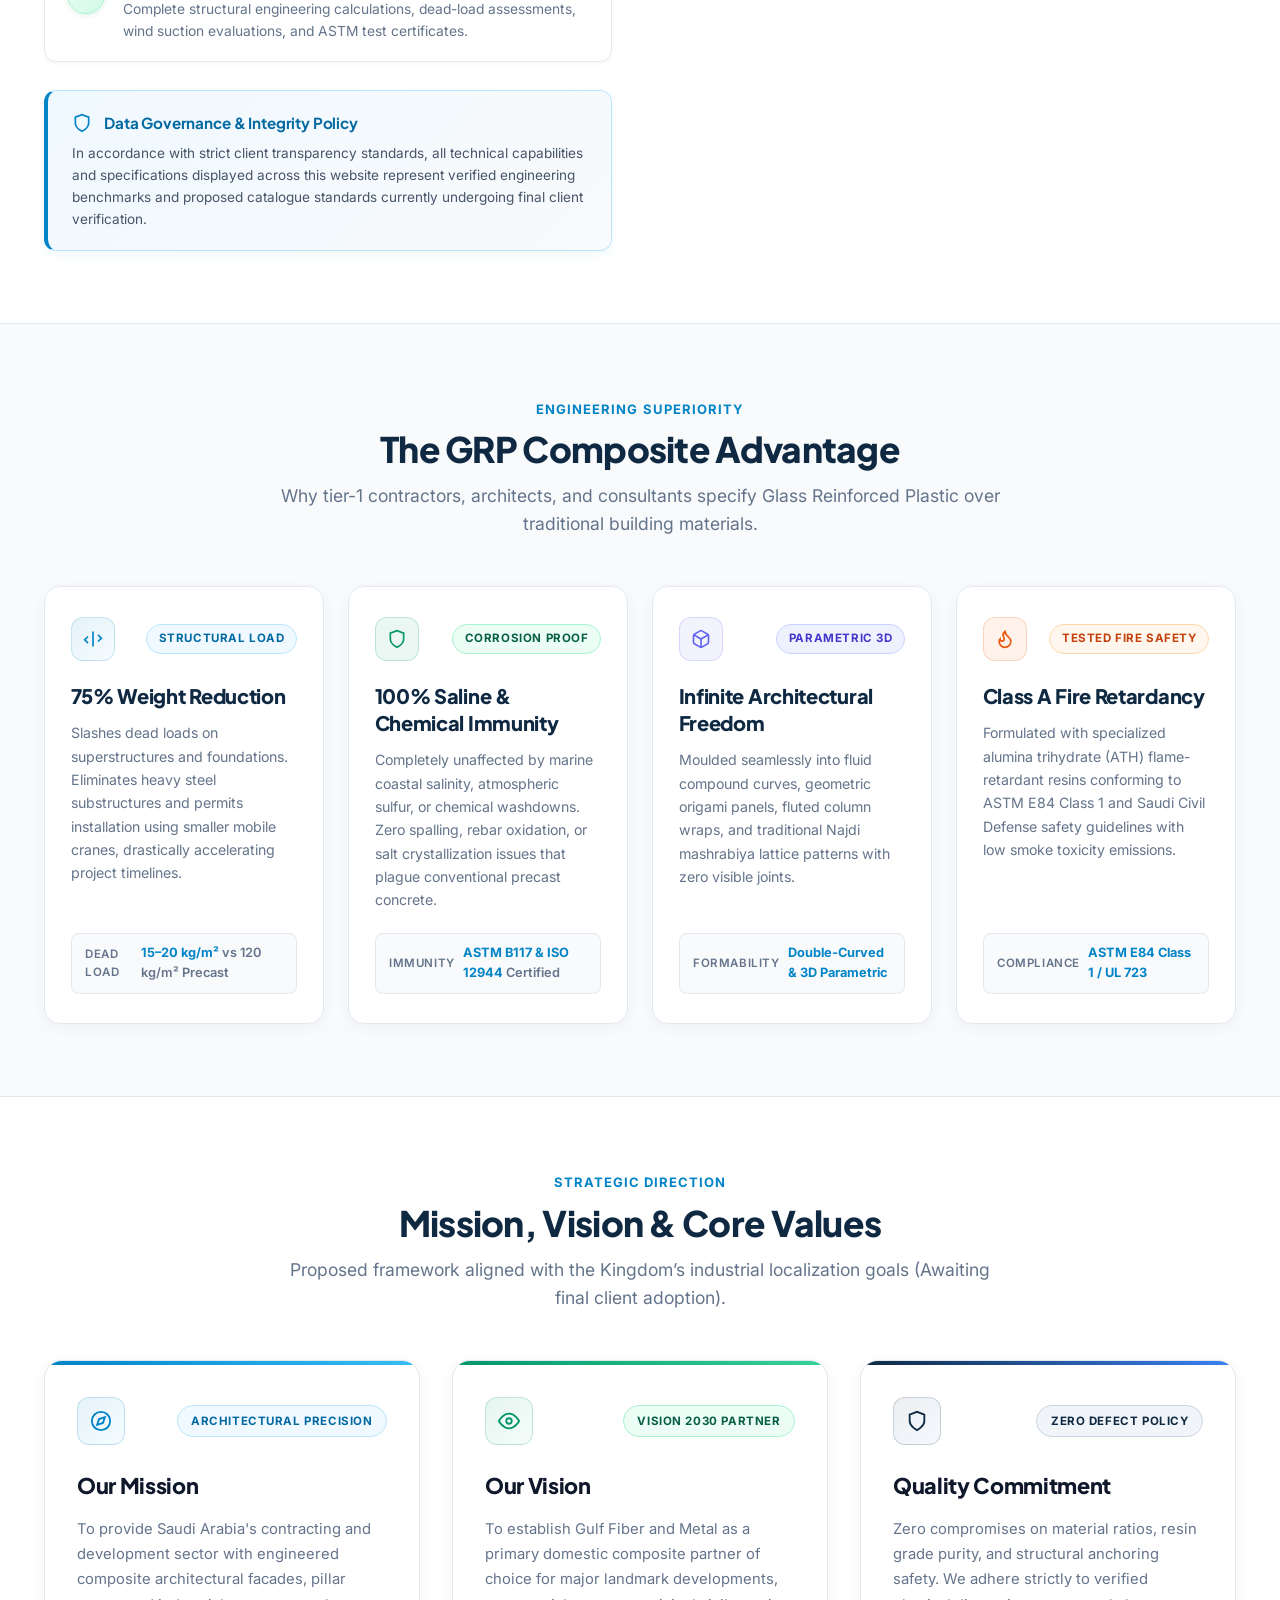
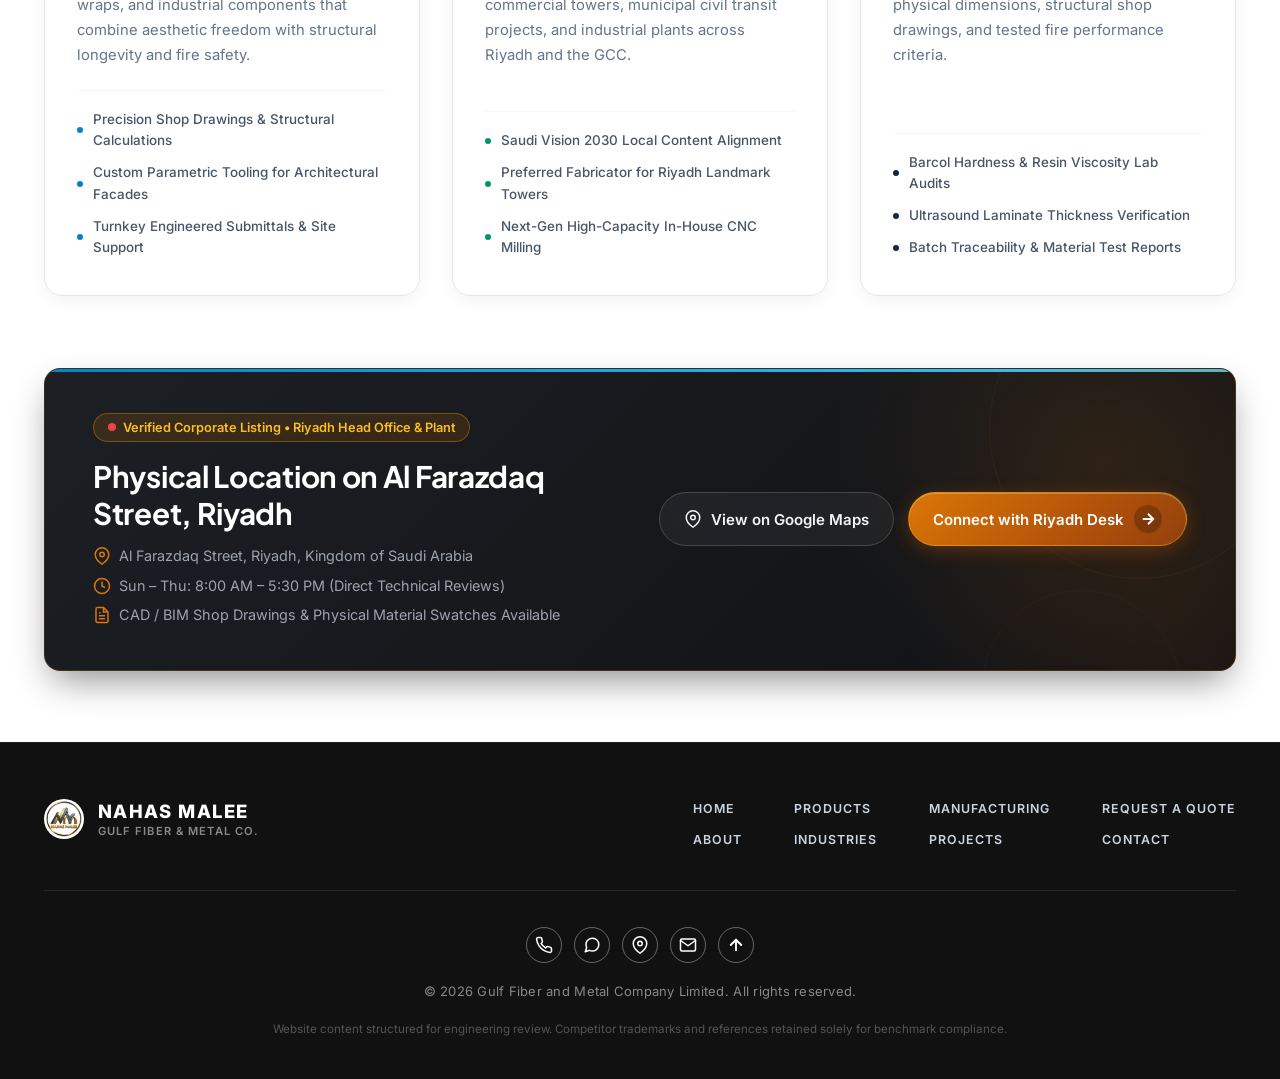
<file: about.html>
<!DOCTYPE html>
<html lang="en" dir="ltr">
<head>
  <meta charset="UTF-8">
  <meta name="viewport" content="width=device-width, initial-scale=1.0">
  <title>About Us | Gulf Fiber and Metal Company Limited</title>
  <meta name="description" content="Learn about Gulf Fiber and Metal Company Limited, based on Al Farazdaq Street, Riyadh. Our engineering philosophy, composite manufacturing capabilities, and quality-control standards.">

  <!-- Google Fonts: Inter, Plus Jakarta Sans & IBM Plex Sans Arabic -->
  <link rel="preconnect" href="https://fonts.googleapis.com">
  <link rel="preconnect" href="https://fonts.gstatic.com" crossorigin>
  <link href="https://fonts.googleapis.com/css2?family=IBM+Plex+Sans+Arabic:wght@400;500;600;700&family=Inter:wght@400;500;600;700;800&family=Plus+Jakarta+Sans:wght@500;600;700;800&display=swap" rel="stylesheet">

  <!-- Stylesheets -->
  <link rel="stylesheet" href="css/main.css">
  <link rel="stylesheet" href="css/rtl.css">
  <!-- Bulletproof Inline SVG Containment (prevents icon blowout under any network or stylesheet loading state) -->
  <style>
    svg {
      max-width: 100%;
      vertical-align: middle;
      flex-shrink: 0;
    }
    svg:not([width]) {
      width: 20px;
      height: 20px;
      max-width: 24px;
      max-height: 24px;
    }
    .arrow-circle svg, .cta-arrow-circle svg, .quote-arrow-circle svg {
      width: 12px !important;
      height: 12px !important;
    }
    .search-icon {
      width: 18px !important;
      height: 18px !important;
    }
    .cta-feature-item svg, .about-feature-item svg {
      width: 16px !important;
      height: 16px !important;
    }
    .mobile-toggle svg {
      width: 22px !important;
      height: 22px !important;
    }
  </style>
</head>
<body>

  <!-- Minimal Sleek Navigation matching user reference -->
  <header class="site-header">
    <div class="container header-inner">
      <a href="index.html" class="brand-logo" aria-label="Nahas Malee - Gulf Fiber and Metal Company Limited">
        <img src="images/logo-nahas-malee.jpg" alt="Nahas Malee - Gulf Fiber and Metal Logo">
        <div class="brand-info">
          <span class="brand-name" data-i18n="brandName">NAHAS MALEE</span>
          <span class="brand-tagline" data-i18n="brandSub">Gulf Fiber &amp; Metal Co.</span>
        </div>
      </a>
      <nav class="main-nav" aria-label="Main Navigation">
        <a href="index.html" class="nav-link" data-i18n="navHome">Home</a>
        <a href="about.html" class="nav-link active" data-i18n="navAbout">About</a>
        <a href="products.html" class="nav-link" data-i18n="navProducts">Products</a>
        <a href="industries.html" class="nav-link" data-i18n="navIndustries">Industries</a>
        <a href="projects.html" class="nav-link" data-i18n="navProjects">Projects</a>
        <a href="manufacturing.html" class="nav-link" data-i18n="navManufacturing">Manufacturing</a>
        <a href="contact.html" class="nav-link" data-i18n="navContact">Contact</a>
      </nav>
      <div class="header-right">
        <div class="lang-badge">
          <button type="button" class="lang-btn active" data-lang="en">EN</button>
          <span style="color: #CBD5E1;">|</span>
          <button type="button" class="lang-btn" data-lang="ar">عربي</button>
        </div>
        <a href="quote.html" class="btn-header-quote">
          <span data-i18n="requestQuoteNav">Request a Quote</span>
          <span class="arrow-circle">
            <svg width="12" height="12" viewBox="0 0 24 24" fill="none" stroke="currentColor" stroke-width="2.5"><line x1="5" y1="12" x2="19" y2="12"></line><polyline points="12 5 19 12 12 19"></polyline></svg>
          </span>
        </a>
        <button type="button" class="mobile-toggle" id="mobileToggle" aria-label="Toggle navigation menu" aria-expanded="false">
          <span class="icon-hamburger">
            <svg width="22" height="22" viewBox="0 0 24 24" fill="none" stroke="currentColor" stroke-width="2.2" stroke-linecap="round"><line x1="3" y1="6" x2="21" y2="6"></line><line x1="3" y1="12" x2="21" y2="12"></line><line x1="3" y1="18" x2="21" y2="18"></line></svg>
          </span>
          <span class="icon-close">
            <svg width="22" height="22" viewBox="0 0 24 24" fill="none" stroke="currentColor" stroke-width="2.2" stroke-linecap="round"><line x1="18" y1="6" x2="6" y2="18"></line><line x1="6" y1="6" x2="18" y2="18"></line></svg>
          </span>
        </button>
      </div>
    </div>
  </header>

    <!-- Mobile Navigation Backdrop -->
  <div class="mobile-nav-backdrop" id="mobileBackdrop" aria-hidden="true"></div>

  <!-- Mobile Drawer Menu -->
  <aside class="mobile-nav-drawer" id="mobileDrawer" aria-label="Mobile Navigation" aria-hidden="true">
    <div class="drawer-header">
      <a href="index.html" class="drawer-brand" aria-label="Nahas Malee - Gulf Fiber and Metal Company Limited">
        <img src="images/logo-nahas-malee.jpg" alt="Nahas Malee - Gulf Fiber and Metal Logo">
        <div class="brand-info">
          <span class="brand-name" data-i18n="brandName">NAHAS MALEE</span>
          <span class="brand-tagline" data-i18n="brandSub">Gulf Fiber &amp; Metal Co.</span>
        </div>
      </a>
      <button type="button" class="drawer-close-btn" id="mobileDrawerClose" aria-label="Close navigation menu">
        <svg width="20" height="20" viewBox="0 0 24 24" fill="none" stroke="currentColor" stroke-width="2.2" stroke-linecap="round" stroke-linejoin="round"><line x1="18" y1="6" x2="6" y2="18"></line><line x1="6" y1="6" x2="18" y2="18"></line></svg>
      </button>
    </div>

    <!-- Language Selector inside Drawer -->
    <div class="drawer-lang-strip">
      <span class="drawer-lang-label" data-i18n="selectLanguage">Language</span>
      <div class="lang-badge">
        <button type="button" class="lang-btn active" data-lang="en">EN</button>
        <span style="color: #CBD5E1;">|</span>
        <button type="button" class="lang-btn" data-lang="ar">عربي</button>
      </div>
    </div>

    <!-- Navigation Links -->
    <nav class="mobile-nav-links">
      <a href="index.html" class="mobile-nav-item">
        <span class="item-icon">
          <svg width="18" height="18" viewBox="0 0 24 24" fill="none" stroke="currentColor" stroke-width="2" stroke-linecap="round" stroke-linejoin="round"><path d="m3 9 9-7 9 7v11a2 2 0 0 1-2 2H5a2 2 0 0 1-2-2z"></path><polyline points="9 22 9 12 15 12 15 22"></polyline></svg>
        </span>
        <span class="item-text" data-i18n="navHome">Home</span>
        <span class="item-arrow">
          <svg width="14" height="14" viewBox="0 0 24 24" fill="none" stroke="currentColor" stroke-width="2"><polyline points="9 18 15 12 9 6"></polyline></svg>
        </span>
      </a>

      <a href="about.html" class="mobile-nav-item active">
        <span class="item-icon">
          <svg width="18" height="18" viewBox="0 0 24 24" fill="none" stroke="currentColor" stroke-width="2" stroke-linecap="round" stroke-linejoin="round"><circle cx="12" cy="12" r="10"></circle><line x1="12" y1="16" x2="12" y2="12"></line><line x1="12" y1="8" x2="12.01" y2="8"></line></svg>
        </span>
        <span class="item-text" data-i18n="navAbout">About Us</span>
        <span class="item-arrow">
          <svg width="14" height="14" viewBox="0 0 24 24" fill="none" stroke="currentColor" stroke-width="2"><polyline points="9 18 15 12 9 6"></polyline></svg>
        </span>
      </a>

      <a href="products.html" class="mobile-nav-item">
        <span class="item-icon">
          <svg width="18" height="18" viewBox="0 0 24 24" fill="none" stroke="currentColor" stroke-width="2" stroke-linecap="round" stroke-linejoin="round"><rect x="2" y="7" width="20" height="14" rx="2" ry="2"></rect><path d="M16 21V5a2 2 0 0 0-2-2h-4a2 2 0 0 0-2 2v16"></path></svg>
        </span>
        <span class="item-text" data-i18n="navProducts">Products &amp; Solutions</span>
        <span class="item-arrow">
          <svg width="14" height="14" viewBox="0 0 24 24" fill="none" stroke="currentColor" stroke-width="2"><polyline points="9 18 15 12 9 6"></polyline></svg>
        </span>
      </a>

      <a href="industries.html" class="mobile-nav-item">
        <span class="item-icon">
          <svg width="18" height="18" viewBox="0 0 24 24" fill="none" stroke="currentColor" stroke-width="2" stroke-linecap="round" stroke-linejoin="round"><line x1="18" y1="20" x2="18" y2="10"></line><line x1="12" y1="20" x2="12" y2="4"></line><line x1="6" y1="20" x2="6" y2="14"></line></svg>
        </span>
        <span class="item-text" data-i18n="navIndustries">Industries</span>
        <span class="item-arrow">
          <svg width="14" height="14" viewBox="0 0 24 24" fill="none" stroke="currentColor" stroke-width="2"><polyline points="9 18 15 12 9 6"></polyline></svg>
        </span>
      </a>

      <a href="projects.html" class="mobile-nav-item">
        <span class="item-icon">
          <svg width="18" height="18" viewBox="0 0 24 24" fill="none" stroke="currentColor" stroke-width="2" stroke-linecap="round" stroke-linejoin="round"><polyline points="16 18 22 12 16 6"></polyline><polyline points="8 6 2 12 8 18"></polyline></svg>
        </span>
        <span class="item-text" data-i18n="navProjects">Projects</span>
        <span class="item-arrow">
          <svg width="14" height="14" viewBox="0 0 24 24" fill="none" stroke="currentColor" stroke-width="2"><polyline points="9 18 15 12 9 6"></polyline></svg>
        </span>
      </a>

      <a href="manufacturing.html" class="mobile-nav-item">
        <span class="item-icon">
          <svg width="18" height="18" viewBox="0 0 24 24" fill="none" stroke="currentColor" stroke-width="2" stroke-linecap="round" stroke-linejoin="round"><circle cx="12" cy="12" r="3"></circle><path d="M19.4 15a1.65 1.65 0 0 0 .33 1.82l.06.06a2 2 0 0 1 0 2.83 2 2 0 0 1-2.83 0l-.06-.06a1.65 1.65 0 0 0-1.82-.33 1.65 1.65 0 0 0-1 1.51V21a2 2 0 0 1-2 2 2 2 0 0 1-2-2v-.09A1.65 1.65 0 0 0 9 19.4a1.65 1.65 0 0 0-1.82.33l-.06.06a2 2 0 0 1-2.83 0 2 2 0 0 1 0-2.83l.06-.06a1.65 1.65 0 0 0 .33-1.82 1.65 1.65 0 0 0-1.51-1H3a2 2 0 0 1-2-2 2 2 0 0 1 2-2h.09A1.65 1.65 0 0 0 4.6 9a1.65 1.65 0 0 0-.33-1.82l-.06-.06a2 2 0 0 1 0-2.83 2 2 0 0 1 2.83 0l.06.06a1.65 1.65 0 0 0 1.82.33H9a1.65 1.65 0 0 0 1-1.51V3a2 2 0 0 1 2-2 2 2 0 0 1 2 2v.09a1.65 1.65 0 0 0 1 1.51 1.65 1.65 0 0 0 1.82-.33l.06-.06a2 2 0 0 1 2.83 0 2 2 0 0 1 0 2.83l-.06.06a1.65 1.65 0 0 0-.33 1.82V9a1.65 1.65 0 0 0 1.51 1H21a2 2 0 0 1 2 2 2 2 0 0 1-2 2h-.09a1.65 1.65 0 0 0-1.51 1z"></path></svg>
        </span>
        <span class="item-text" data-i18n="navManufacturing">Manufacturing</span>
        <span class="item-arrow">
          <svg width="14" height="14" viewBox="0 0 24 24" fill="none" stroke="currentColor" stroke-width="2"><polyline points="9 18 15 12 9 6"></polyline></svg>
        </span>
      </a>

      <a href="contact.html" class="mobile-nav-item">
        <span class="item-icon">
          <svg width="18" height="18" viewBox="0 0 24 24" fill="none" stroke="currentColor" stroke-width="2" stroke-linecap="round" stroke-linejoin="round"><path d="M22 16.92v3a2 2 0 0 1-2.18 2 19.79 19.79 0 0 1-8.63-3.07 19.5 19.5 0 0 1-6-6 19.79 19.79 0 0 1-3.07-8.67A2 2 0 0 1 4.11 2h3a2 2 0 0 1 2 1.72c.127.96.362 1.903.7 2.81a2 2 0 0 1-.45 2.11L8.09 9.91a16 16 0 0 0 6 6l1.27-1.27a2 2 0 0 1 2.11-.45c.907.338 1.85.573 2.81.7A2 2 0 0 1 22 16.92z"></path></svg>
        </span>
        <span class="item-text" data-i18n="navContact">Contact Us</span>
        <span class="item-arrow">
          <svg width="14" height="14" viewBox="0 0 24 24" fill="none" stroke="currentColor" stroke-width="2"><polyline points="9 18 15 12 9 6"></polyline></svg>
        </span>
      </a>
    </nav>

    <!-- Prominent Quote CTA -->
    <div class="drawer-cta-wrapper">
      <a href="quote.html" class="drawer-quote-btn">
        <span data-i18n="requestQuoteDrawer">Request an Engineering Quote</span>
        <span class="arrow-circle">
          <svg width="13" height="13" viewBox="0 0 24 24" fill="none" stroke="currentColor" stroke-width="2.5"><line x1="5" y1="12" x2="19" y2="12"></line><polyline points="12 5 19 12 12 19"></polyline></svg>
        </span>
      </a>
    </div>

    <!-- Quick Direct Contact Links -->
    <div class="drawer-contact-footer">
      <div class="drawer-contact-title" data-i18n="quickContact">Direct Inquiries</div>
      <div class="drawer-contact-grid">
        <a href="https://wa.me/966500000000" target="_blank" rel="noopener noreferrer" class="drawer-contact-card whatsapp">
          <svg width="18" height="18" viewBox="0 0 24 24" fill="currentColor"><path d="M17.472 14.382c-.297-.149-1.758-.867-2.03-.967-.273-.099-.471-.148-.67.15-.197.297-.767.966-.94 1.164-.173.199-.347.223-.644.075-.297-.15-1.255-.463-2.39-1.475-.883-.788-1.48-1.761-1.653-2.059-.173-.297-.018-.458.13-.606.134-.133.298-.347.446-.52.149-.174.198-.298.298-.497.099-.198.05-.371-.025-.52-.075-.149-.669-1.612-.916-2.207-.242-.579-.487-.5-.669-.51-.173-.008-.371-.01-.57-.01-.198 0-.52.074-.792.372-.272.297-1.04 1.016-1.04 2.479 0 1.462 1.065 2.875 1.213 3.074.149.198 2.096 3.2 5.077 4.487.709.306 1.262.489 1.694.625.712.227 1.36.195 1.871.118.571-.085 1.758-.719 2.006-1.413.248-.694.248-1.289.173-1.413-.074-.124-.272-.198-.57-.347m-5.421 7.403h-.004a9.87 9.87 0 01-5.031-1.378l-.361-.214-3.741.982.998-3.648-.235-.374a9.86 9.86 0 01-1.51-5.26c.001-5.45 4.436-9.884 9.888-9.884 2.64 0 5.122 1.03 6.988 2.898a9.825 9.825 0 012.893 6.994c-.003 5.45-4.437 9.884-9.885 9.884m8.413-18.297A11.815 11.815 0 0012.05 0C5.495 0 .16 5.335.157 11.892c0 2.096.547 4.142 1.588 5.945L.057 24l6.305-1.654a11.882 11.882 0 005.683 1.448h.005c6.554 0 11.89-5.335 11.893-11.893a11.821 11.821 0 00-3.48-8.413z"/></svg>
          <span>WhatsApp</span>
        </a>
        <a href="tel:+966500000000" class="drawer-contact-card phone">
          <svg width="18" height="18" viewBox="0 0 24 24" fill="none" stroke="currentColor" stroke-width="2" stroke-linecap="round" stroke-linejoin="round"><path d="M22 16.92v3a2 2 0 0 1-2.18 2 19.79 19.79 0 0 1-8.63-3.07 19.5 19.5 0 0 1-6-6 19.79 19.79 0 0 1-3.07-8.67A2 2 0 0 1 4.11 2h3a2 2 0 0 1 2 1.72c.127.96.362 1.903.7 2.81a2 2 0 0 1-.45 2.11L8.09 9.91a16 16 0 0 0 6 6l1.27-1.27a2 2 0 0 1 2.11-.45c.907.338 1.85.573 2.81.7A2 2 0 0 1 22 16.92z"></path></svg>
          <span data-i18n="directCall">Call Directly</span>
        </a>
      </div>
      <div class="drawer-location-tag">
        <svg width="14" height="14" viewBox="0 0 24 24" fill="none" stroke="currentColor" stroke-width="2"><path d="M21 10c0 7-9 13-9 13s-9-6-9-13a9 9 0 0 1 18 0z"></path><circle cx="12" cy="10" r="3"></circle></svg>
        <span data-i18n="factoryLocation">Al Farazdaq St, Riyadh, Saudi Arabia</span>
      </div>
    </div>
  </aside>

    <!-- Page Hero Banner -->
  <div class="page-hero page-hero-about">
    <div class="container">
      <div class="page-hero-header reveal-up">
        <div class="hero-breadcrumb">
          <a href="index.html">Home</a>
          <span class="breadcrumb-sep">/</span>
          <span class="breadcrumb-current">Corporate Profile</span>
        </div>
        <h1>
          Engineering Next-Generation <span class="hero-gradient-text">GRP Architectural Solutions</span>
        </h1>
        <p class="section-lead">
          Gulf Fiber and Metal Company Limited (Nahas Malee) specializes in high-precision Glass Reinforced Plastic (GRP) envelopes, structural pillar covers, and custom composite fabrication engineered for Saudi Arabia's demanding architectural sector.
        </p>
      </div>
    </div>
  </div>

  <!-- Executive Floating Metrics Strip -->
  <div class="metrics-strip-wrapper">
    <div class="container">
      <div class="metrics-card-floating reveal-up">
        <div class="metrics-grid">
          <div class="metric-item">
            <div class="metric-icon-wrap">
              <svg width="20" height="20" viewBox="0 0 24 24" fill="none" stroke="currentColor" stroke-width="2"><circle cx="12" cy="12" r="10"></circle><polyline points="12 6 12 12 16 14"></polyline></svg>
            </div>
            <span class="metric-val">15+</span>
            <span class="metric-label">Years Engineering Experience</span>
            <span class="metric-sub">Proven Track Record in KSA</span>
          </div>
          <div class="metric-item">
            <div class="metric-icon-wrap">
              <svg width="20" height="20" viewBox="0 0 24 24" fill="none" stroke="currentColor" stroke-width="2"><path d="M20.24 12.24a6 6 0 0 0-8.49-8.49L5 10.5V19h8.5z"></path><line x1="16" y1="8" x2="2" y2="22"></line><line x1="17.5" y1="15" x2="9" y2="15"></line></svg>
            </div>
            <span class="metric-val">75%</span>
            <span class="metric-label">Lighter Than Concrete &amp; Stone</span>
            <span class="metric-sub">Substructure Cost Reductions</span>
          </div>
          <div class="metric-item">
            <div class="metric-icon-wrap">
              <svg width="20" height="20" viewBox="0 0 24 24" fill="none" stroke="currentColor" stroke-width="2"><circle cx="12" cy="12" r="5"></circle><line x1="12" y1="1" x2="12" y2="3"></line><line x1="12" y1="21" x2="12" y2="23"></line><line x1="4.22" y1="4.22" x2="5.64" y2="5.64"></line><line x1="18.36" y1="18.36" x2="19.78" y2="19.78"></line><line x1="1" y1="12" x2="3" y2="12"></line><line x1="21" y1="12" x2="23" y2="12"></line><line x1="4.22" y1="19.78" x2="5.64" y2="18.36"></line><line x1="18.36" y1="5.64" x2="19.78" y2="4.22"></line></svg>
            </div>
            <span class="metric-val">55&deg;C</span>
            <span class="metric-label">Desert Thermal Tolerance</span>
            <span class="metric-sub">Zero UV Degradation or Chalking</span>
          </div>
          <div class="metric-item">
            <div class="metric-icon-wrap">
              <svg width="20" height="20" viewBox="0 0 24 24" fill="none" stroke="currentColor" stroke-width="2"><path d="M12 22s8-4 8-10V5l-8-3-8 3v7c0 6 8 10 8 10z"></path></svg>
            </div>
            <span class="metric-val">100%</span>
            <span class="metric-label">Salinity &amp; Chemical Immunity</span>
            <span class="metric-sub">Marine &amp; Industrial Certified</span>
          </div>
        </div>
      </div>
    </div>
  </div>

  <!-- Main Content Section: Company Overview -->
  <section class="section about-overview-section">
    <div class="container">
      <div class="grid-2 reveal-up" style="align-items: start; gap: 3.5rem;">
        <div>
          <span class="section-eyebrow">Company Overview</span>
          <h2 class="section-title" style="margin-bottom: 1.25rem;">A Focused B2B Composite Fabricator in Riyadh</h2>
          <p class="about-lead-text">
            Gulf Fiber and Metal Company Limited operates from its corporate facility located on <strong>Al Farazdaq Street in Riyadh, Saudi Arabia</strong>. We specialize in the design, tooling, moulding, and custom fabrication of high-performance Glass Reinforced Plastic (GRP) products tailored to the demanding engineering standards of the Kingdom's construction sector.
          </p>
          <p class="about-body-text">
            Composite materials play a transformative role in contemporary architecture and municipal civil engineering. By delivering material systems that are up to 75% lighter than precast concrete or natural stone, completely impervious to coastal salinity and chemical oxidation, and capable of enduring continuous 55&deg;C desert surface temperatures, Gulf Fiber and Metal delivers long-term durability with minimal lifecycle maintenance.
          </p>

          <!-- Feature Checklist -->
          <div class="about-feature-list">
            <div class="about-feature-item">
              <div class="about-feature-icon">
                <svg width="16" height="16" viewBox="0 0 24 24" fill="none" stroke="currentColor" stroke-width="2.5"><polyline points="20 6 9 17 4 12"></polyline></svg>
              </div>
              <div class="about-feature-text">
                <strong>Precision CNC Mould Tooling &amp; Plug Making</strong>
                <span>Custom parametric curvature, 3D textured facades, fluted column wraps, and Islamic heritage mashrabiya panels.</span>
              </div>
            </div>

            <div class="about-feature-item">
              <div class="about-feature-icon">
                <svg width="16" height="16" viewBox="0 0 24 24" fill="none" stroke="currentColor" stroke-width="2.5"><polyline points="20 6 9 17 4 12"></polyline></svg>
              </div>
              <div class="about-feature-text">
                <strong>Engineered for Saudi Desert &amp; Marine Climates</strong>
                <span>Formulated with UV absorbers and non-hygroscopic resins to prevent surface chalking, blistering, or delamination.</span>
              </div>
            </div>

            <div class="about-feature-item">
              <div class="about-feature-icon">
                <svg width="16" height="16" viewBox="0 0 24 24" fill="none" stroke="currentColor" stroke-width="2.5"><polyline points="20 6 9 17 4 12"></polyline></svg>
              </div>
              <div class="about-feature-text">
                <strong>Comprehensive Technical Submittals &amp; Shop Drawings</strong>
                <span>Complete structural engineering calculations, dead-load assessments, wind suction evaluations, and ASTM test certificates.</span>
              </div>
            </div>
          </div>

          <!-- Data Governance Card -->
          <div class="governance-card reveal-scale">
            <div class="governance-card-header">
              <svg width="18" height="18" viewBox="0 0 24 24" fill="none" stroke="currentColor" stroke-width="2"><path d="M12 22s8-4 8-10V5l-8-3-8 3v7c0 6 8 10 8 10z"></path></svg>
              <h4 class="governance-card-title">Data Governance &amp; Integrity Policy</h4>
            </div>
            <p class="governance-card-desc">
              In accordance with strict client transparency standards, all technical capabilities and specifications displayed across this website represent verified engineering benchmarks and proposed catalogue standards currently undergoing final client verification.
            </p>
          </div>
        </div>

        <!-- Right Column: Visual Showcase & Engineering Highlights -->
        <div class="showcase-container">
          <div class="showcase-img-wrap">
            <img src="images/hero-cladding.jpg" alt="Architectural GRP Cladding Riyadh">
            <div class="showcase-img-overlay">
              <span class="showcase-badge">
                <svg width="14" height="14" viewBox="0 0 24 24" fill="none" stroke="currentColor" stroke-width="2" style="width: 14px; height: 14px; color: #38BDF8;"><polygon points="12 2 2 7 12 12 22 7 12 2"></polygon><polyline points="2 17 12 22 22 17"></polyline><polyline points="2 12 12 17 22 12"></polyline></svg>
                Architectural Cladding &amp; 3D Facades
              </span>
              <span class="showcase-subtag">Commercial Envelopes &bull; Riyadh</span>
            </div>
          </div>

          <div class="philosophy-grid stagger-grid">
            <div class="philosophy-card reveal-up">
              <div class="philosophy-icon">
                <svg width="20" height="20" viewBox="0 0 24 24" fill="none" stroke="currentColor" stroke-width="2"><rect x="2" y="2" width="20" height="8" rx="2" ry="2"></rect><rect x="2" y="14" width="20" height="8" rx="2" ry="2"></rect><line x1="6" y1="6" x2="6.01" y2="6"></line><line x1="6" y1="18" x2="6.01" y2="18"></line></svg>
              </div>
              <div class="philosophy-content">
                <h4>Manufacturing Philosophy</h4>
                <p>
                  Rigorous composite discipline combining structural fiber orientation, resin chemistry, and precision mould tooling for predictable tensile and fire performance.
                </p>
                <ul class="philosophy-bullets">
                  <li><span>Custom parametric tooling &amp; CNC plugs</span></li>
                  <li><span>Controlled 40:60 glass-to-resin structural ratio</span></li>
                </ul>
              </div>
            </div>

            <div class="philosophy-card reveal-up">
              <div class="philosophy-icon" style="background: rgba(5, 150, 105, 0.08); border-color: rgba(5, 150, 105, 0.2); color: #059669;">
                <svg width="22" height="22" viewBox="0 0 24 24" fill="none" stroke="currentColor" stroke-width="2"><path d="M22 11.08V12a10 10 0 1 1-5.93-9.14"></path><polyline points="22 4 12 14.01 9 11.01"></polyline></svg>
              </div>
              <div class="philosophy-content">
                <h4>QA &amp; Testing Protocol</h4>
                <p>
                  Comprehensive inspection workflow verifying resin viscosity, ultrasound thickness, Barcol hardness, and post-cure thermal conditioning before site delivery.
                </p>
                <ul class="philosophy-bullets">
                  <li><span>Ultrasound laminate thickness verification</span></li>
                  <li><span>Barcol hardness indentation lab audits</span></li>
                </ul>
              </div>
            </div>
          </div>
        </div>
      </div>
    </div>
  </section>

  <!-- Core Engineering Advantages (4-Grid) -->
  <section class="section section-subtle">
    <div class="container">
      <div class="section-header text-center">
        <span class="section-eyebrow">Engineering Superiority</span>
        <h2 class="section-title">The GRP Composite Advantage</h2>
        <p class="section-lead">Why tier-1 contractors, architects, and consultants specify Glass Reinforced Plastic over traditional building materials.</p>
      </div>

      <div class="advantage-grid stagger-grid">
        <div class="advantage-card reveal-up">
          <div class="advantage-card-top">
            <div class="advantage-card-icon">
              <svg width="22" height="22" viewBox="0 0 24 24" fill="none" stroke="currentColor" stroke-width="2"><line x1="12" y1="3" x2="12" y2="21"></line><path d="M18 7l4 4-4 4"></path><path d="M6 17l-4-4 4-4"></path></svg>
            </div>
            <span class="advantage-tag">Structural Load</span>
          </div>
          <h3 class="advantage-title">75% Weight Reduction</h3>
          <p class="advantage-desc">
            Slashes dead loads on superstructures and foundations. Eliminates heavy steel substructures and permits installation using smaller mobile cranes, drastically accelerating project timelines.
          </p>
          <div class="advantage-metric-pill">
            <span class="metric-pill-label">Dead Load</span>
            <span class="metric-pill-val"><strong>15–20 kg/m²</strong> vs 120 kg/m² Precast</span>
          </div>
        </div>

        <div class="advantage-card reveal-up">
          <div class="advantage-card-top">
            <div class="advantage-card-icon" style="background: rgba(5, 150, 105, 0.08); border-color: rgba(5, 150, 105, 0.2); color: #059669;">
              <svg width="22" height="22" viewBox="0 0 24 24" fill="none" stroke="currentColor" stroke-width="2"><path d="M12 22s8-4 8-10V5l-8-3-8 3v7c0 6 8 10 8 10z"></path></svg>
            </div>
            <span class="advantage-tag" style="background: #ECFDF5; border-color: #A7F3D0; color: #065F46;">Corrosion Proof</span>
          </div>
          <h3 class="advantage-title">100% Saline &amp; Chemical Immunity</h3>
          <p class="advantage-desc">
            Completely unaffected by marine coastal salinity, atmospheric sulfur, or chemical washdowns. Zero spalling, rebar oxidation, or salt crystallization issues that plague conventional precast concrete.
          </p>
          <div class="advantage-metric-pill">
            <span class="metric-pill-label">Immunity</span>
            <span class="metric-pill-val"><strong>ASTM B117 &amp; ISO 12944</strong> Certified</span>
          </div>
        </div>

        <div class="advantage-card reveal-up">
          <div class="advantage-card-top">
            <div class="advantage-card-icon" style="background: rgba(99, 102, 241, 0.08); border-color: rgba(99, 102, 241, 0.2); color: #6366F1;">
              <svg width="22" height="22" viewBox="0 0 24 24" fill="none" stroke="currentColor" stroke-width="2"><path d="M21 16V8a2 2 0 0 0-1-1.73l-7-4a2 2 0 0 0-2 0l-7 4A2 2 0 0 0 3 8v8a2 2 0 0 0 1 1.73l7 4a2 2 0 0 0 2 0l7-4A2 2 0 0 0 21 16z"></path><polyline points="3.27 6.96 12 12.01 20.73 6.96"></polyline><line x1="12" y1="22.08" x2="12" y2="12"></line></svg>
            </div>
            <span class="advantage-tag" style="background: #EEF2FF; border-color: #C7D2FE; color: #4338CA;">Parametric 3D</span>
          </div>
          <h3 class="advantage-title">Infinite Architectural Freedom</h3>
          <p class="advantage-desc">
            Moulded seamlessly into fluid compound curves, geometric origami panels, fluted column wraps, and traditional Najdi mashrabiya lattice patterns with zero visible joints.
          </p>
          <div class="advantage-metric-pill">
            <span class="metric-pill-label">Formability</span>
            <span class="metric-pill-val"><strong>Double-Curved &amp; 3D Parametric</strong></span>
          </div>
        </div>

        <div class="advantage-card reveal-up">
          <div class="advantage-card-top">
            <div class="advantage-card-icon" style="background: rgba(234, 88, 12, 0.08); border-color: rgba(234, 88, 12, 0.2); color: #EA580C;">
              <svg width="22" height="22" viewBox="0 0 24 24" fill="none" stroke="currentColor" stroke-width="2"><path d="M8.5 14.5A2.5 2.5 0 0 0 11 12c0-1.38-.5-2-1-3-1.072-2.143-.224-4.054 2-6 .5 2.5 2 4.9 4 6.5 2 1.6 3 3.5 3 5.5a7 7 0 1 1-14 0c0-1.153.433-2.294 1-3a2.5 2.5 0 0 0 2.5 2.5z"></path></svg>
            </div>
            <span class="advantage-tag" style="background: #FFF7ED; border-color: #FED7AA; color: #C2410C;">Tested Fire Safety</span>
          </div>
          <h3 class="advantage-title">Class A Fire Retardancy</h3>
          <p class="advantage-desc">
            Formulated with specialized alumina trihydrate (ATH) flame-retardant resins conforming to ASTM E84 Class 1 and Saudi Civil Defense safety guidelines with low smoke toxicity emissions.
          </p>
          <div class="advantage-metric-pill">
            <span class="metric-pill-label">Compliance</span>
            <span class="metric-pill-val"><strong>ASTM E84 Class 1 / UL 723</strong></span>
          </div>
        </div>
      </div>
    </div>
  </section>

  <!-- Proposed Mission & Vision Framework -->
  <section class="section">
    <div class="container">
      <div class="section-header text-center">
        <span class="section-eyebrow">Strategic Direction</span>
        <h2 class="section-title">Mission, Vision &amp; Core Values</h2>
        <p class="section-lead">Proposed framework aligned with the Kingdom&rsquo;s industrial localization goals (Awaiting final client adoption).</p>
      </div>

      <div class="grid-3 stagger-grid">
        <!-- Mission Card -->
        <div class="value-card reveal-up value-card-mission">
          <div class="value-card-header">
            <div class="value-card-icon">
              <svg width="22" height="22" viewBox="0 0 24 24" fill="none" stroke="currentColor" stroke-width="2"><circle cx="12" cy="12" r="10"></circle><polygon points="16.24 7.76 14.12 14.12 7.76 16.24 9.88 9.88 16.24 7.76"></polygon></svg>
            </div>
            <span class="value-card-tag">Architectural Precision</span>
          </div>
          <h3 class="value-card-title">Our Mission</h3>
          <p class="value-card-desc">
            To provide Saudi Arabia's contracting and development sector with engineered composite architectural facades, pillar wraps, and industrial components that combine aesthetic freedom with structural longevity and fire safety.
          </p>
          <ul class="value-card-bullets">
            <li><span>Precision Shop Drawings &amp; Structural Calculations</span></li>
            <li><span>Custom Parametric Tooling for Architectural Facades</span></li>
            <li><span>Turnkey Engineered Submittals &amp; Site Support</span></li>
          </ul>
        </div>

        <!-- Vision Card -->
        <div class="value-card reveal-up value-card-vision">
          <div class="value-card-header">
            <div class="value-card-icon">
              <svg width="22" height="22" viewBox="0 0 24 24" fill="none" stroke="currentColor" stroke-width="2"><path d="M1 12s4-8 11-8 11 8 11 8-4 8-11 8-11-8-11-8z"></path><circle cx="12" cy="12" r="3"></circle></svg>
            </div>
            <span class="value-card-tag">Vision 2030 Partner</span>
          </div>
          <h3 class="value-card-title">Our Vision</h3>
          <p class="value-card-desc">
            To establish Gulf Fiber and Metal as a primary domestic composite partner of choice for major landmark developments, commercial towers, municipal civil transit projects, and industrial plants across Riyadh and the GCC.
          </p>
          <ul class="value-card-bullets">
            <li><span>Saudi Vision 2030 Local Content Alignment</span></li>
            <li><span>Preferred Fabricator for Riyadh Landmark Towers</span></li>
            <li><span>Next-Gen High-Capacity In-House CNC Milling</span></li>
          </ul>
        </div>

        <!-- Quality Commitment Card -->
        <div class="value-card reveal-up value-card-quality">
          <div class="value-card-header">
            <div class="value-card-icon">
              <svg width="22" height="22" viewBox="0 0 24 24" fill="none" stroke="currentColor" stroke-width="2"><path d="M12 22s8-4 8-10V5l-8-3-8 3v7c0 6 8 10 8 10z"></path></svg>
            </div>
            <span class="value-card-tag">Zero Defect Policy</span>
          </div>
          <h3 class="value-card-title">Quality Commitment</h3>
          <p class="value-card-desc">
            Zero compromises on material ratios, resin grade purity, and structural anchoring safety. We adhere strictly to verified physical dimensions, structural shop drawings, and tested fire performance criteria.
          </p>
          <ul class="value-card-bullets">
            <li><span>Barcol Hardness &amp; Resin Viscosity Lab Audits</span></li>
            <li><span>Ultrasound Laminate Thickness Verification</span></li>
            <li><span>Batch Traceability &amp; Material Test Reports</span></li>
          </ul>
        </div>
      </div>
    </div>
  </section>

  <!-- Physical Verification Callout (Office Ribbon) -->
  <section class="section" style="padding-top: 0;">
    <div class="container">
      <div class="office-ribbon reveal-scale">
        <div class="office-ribbon-accent"></div>
        <div class="office-ribbon-pattern"></div>
        <div class="office-ribbon-content">
          <div class="office-ribbon-info">
            <span class="badge badge-verified office-ribbon-badge">
              <span class="pulse-dot"></span>
              Verified Corporate Listing &bull; Riyadh Head Office &amp; Plant
            </span>
            <h2 class="office-ribbon-title">Physical Location on Al Farazdaq Street, Riyadh</h2>
            <div class="office-ribbon-details">
              <div class="office-ribbon-detail-item">
                <svg width="18" height="18" viewBox="0 0 24 24" fill="none" stroke="currentColor" stroke-width="2"><path d="M21 10c0 7-9 13-9 13s-9-6-9-13a9 9 0 0 1 18 0z"></path><circle cx="12" cy="10" r="3"></circle></svg>
                <span>Al Farazdaq Street, Riyadh, Kingdom of Saudi Arabia</span>
              </div>
              <div class="office-ribbon-detail-item">
                <svg width="18" height="18" viewBox="0 0 24 24" fill="none" stroke="currentColor" stroke-width="2"><circle cx="12" cy="12" r="10"></circle><polyline points="12 6 12 12 16 14"></polyline></svg>
                <span>Sun &ndash; Thu: 8:00 AM &ndash; 5:30 PM (Direct Technical Reviews)</span>
              </div>
              <div class="office-ribbon-detail-item">
                <svg width="18" height="18" viewBox="0 0 24 24" fill="none" stroke="currentColor" stroke-width="2"><path d="M14 2H6a2 2 0 0 0-2 2v16a2 2 0 0 0 2 2h12a2 2 0 0 0 2-2V8z"></path><polyline points="14 2 14 8 20 8"></polyline><line x1="16" y1="13" x2="8" y2="13"></line><line x1="16" y1="17" x2="8" y2="17"></line><polyline points="10 9 9 9 8 9"></polyline></svg>
                <span>CAD / BIM Shop Drawings &amp; Physical Material Swatches Available</span>
              </div>
            </div>
          </div>
          <div class="office-ribbon-actions">
            <a href="https://maps.app.goo.gl/xMrUYhAomJYPqUns5" target="_blank" rel="noopener noreferrer" class="office-ribbon-btn office-ribbon-btn-outline">
              <svg width="16" height="16" viewBox="0 0 24 24" fill="none" stroke="currentColor" stroke-width="2"><path d="M21 10c0 7-9 13-9 13s-9-6-9-13a9 9 0 0 1 18 0z"></path><circle cx="12" cy="10" r="3"></circle></svg>
              <span>View on Google Maps</span>
            </a>
            <a href="contact.html" class="office-ribbon-btn office-ribbon-btn-primary">
              <span>Connect with Riyadh Desk</span>
              <span class="office-ribbon-btn-arrow">
                <svg width="14" height="14" viewBox="0 0 24 24" fill="none" stroke="currentColor" stroke-width="2.5"><line x1="5" y1="12" x2="19" y2="12"></line><polyline points="12 5 19 12 12 19"></polyline></svg>
              </span>
            </a>
          </div>
        </div>
      </div>
    </div>
  </section>

  <!-- Minimal Dark Footer (Matches Reference Aesthetic) -->
  <footer class="site-footer">
    <div class="container">
      <div class="footer-top-row">
        <div class="footer-brand-block">
          <a href="index.html" class="footer-brand-link">
            <img src="images/logo-nahas-malee.jpg" alt="Nahas Malee Logo" class="footer-brand-logo-img">
            <div class="footer-brand-text">
              <span class="footer-brand-title" data-i18n="brandName">NAHAS MALEE</span>
              <span class="footer-brand-slogan" data-i18n="brandSub">GULF FIBER &amp; METAL CO.</span>
            </div>
          </a>
        </div>

        <nav class="footer-nav-columns" aria-label="Footer Navigation">
          <div class="footer-nav-col">
            <a href="index.html" data-i18n="navHome">Home</a>
            <a href="about.html" data-i18n="navAbout">About Us</a>
          </div>
          <div class="footer-nav-col">
            <a href="products.html" data-i18n="navProducts">Products</a>
            <a href="industries.html" data-i18n="navIndustries">Industries</a>
          </div>
          <div class="footer-nav-col">
            <a href="manufacturing.html" data-i18n="navManufacturing">Manufacturing</a>
            <a href="projects.html" data-i18n="navProjects">Projects</a>
          </div>
          <div class="footer-nav-col">
            <a href="quote.html" data-i18n="requestQuoteNav">Request Quote</a>
            <a href="contact.html" data-i18n="navContact">Contact Us</a>
          </div>
        </nav>
      </div>

      <div class="footer-divider-line"></div>

      <div class="footer-bottom-centered">
        <div class="footer-social-circles">
          <a href="tel:+966110000000" class="footer-circle-btn" aria-label="Phone" title="+966 11 000 0000">
            <svg width="15" height="15" viewBox="0 0 24 24" fill="none" stroke="currentColor" stroke-width="2" stroke-linecap="round" stroke-linejoin="round"><path d="M22 16.92v3a2 2 0 0 1-2.18 2 19.79 19.79 0 0 1-8.63-3.07 19.5 19.5 0 0 1-6-6 19.79 19.79 0 0 1-3.07-8.67A2 2 0 0 1 4.11 2h3a2 2 0 0 1 2 1.72c.127.96.362 1.903.7 2.81a2 2 0 0 1-.45 2.11L8.09 9.91a16 16 0 0 0 6 6l1.27-1.27a2 2 0 0 1 2.11-.45c.907.338 1.85.573 2.81.7A2 2 0 0 1 22 16.92z"/></svg>
          </a>
          <a href="https://wa.me/966500000000" target="_blank" rel="noopener noreferrer" class="footer-circle-btn" aria-label="WhatsApp" title="WhatsApp: +966 50 000 0000">
            <svg width="15" height="15" viewBox="0 0 24 24" fill="none" stroke="currentColor" stroke-width="2" stroke-linecap="round" stroke-linejoin="round"><path d="M21 11.5a8.38 8.38 0 0 1-.9 3.8 8.5 8.5 0 0 1-7.6 4.7 8.38 8.38 0 0 1-3.8-.9L3 21l1.9-5.7a8.38 8.38 0 0 1-.9-3.8 8.5 8.5 0 0 1 4.7-7.6 8.38 8.38 0 0 1 3.8-.9h.5a8.48 8.48 0 0 1 8 8v.5z"/></svg>
          </a>
          <a href="https://maps.app.goo.gl/xMrUYhAomJYPqUns5" target="_blank" rel="noopener noreferrer" class="footer-circle-btn" aria-label="Google Maps" title="Al Farazdaq St, Riyadh Location">
            <svg width="15" height="15" viewBox="0 0 24 24" fill="none" stroke="currentColor" stroke-width="2" stroke-linecap="round" stroke-linejoin="round"><path d="M21 10c0 7-9 13-9 13s-9-6-9-13a9 9 0 0 1 18 0z"/><circle cx="12" cy="10" r="3"/></svg>
          </a>
          <a href="mailto:info@gulffiber.sa" class="footer-circle-btn" aria-label="Email" title="info@gulffiber.sa">
            <svg width="15" height="15" viewBox="0 0 24 24" fill="none" stroke="currentColor" stroke-width="2" stroke-linecap="round" stroke-linejoin="round"><path d="M4 4h16c1.1 0 2 .9 2 2v12c0 1.1-.9 2-2 2H4c-1.1 0-2-.9-2-2V6c0-1.1.9-2 2-2z"/><polyline points="22,6 12,13 2,6"/></svg>
          </a>
          <button type="button" class="footer-circle-btn" onclick="window.scrollTo({top: 0, behavior: 'smooth'})" aria-label="Back to top" title="Scroll to top">
            <svg width="14" height="14" viewBox="0 0 24 24" fill="none" stroke="currentColor" stroke-width="2.5" stroke-linecap="round" stroke-linejoin="round"><line x1="12" y1="19" x2="12" y2="5"/><polyline points="5 12 12 5 19 12"/></svg>
          </button>
        </div>

        <p class="footer-copyright-text" data-i18n="footerCopyright">&copy; 2026 Gulf Fiber and Metal Company Limited. All rights reserved.</p>
        <p class="footer-compliance-text" data-i18n="legalNotice">Al Farazdaq St, Riyadh, KSA &bull; Engineering review benchmark framework</p>
      </div>
    </div>
  </footer>

  <!-- Floating Action Buttons (WhatsApp, Phone, Quote, Scroll to Top) -->
  <div class="floating-actions" id="floatingActions" role="region" aria-label="Quick Contact &amp; Actions">
    <button type="button" class="fab-btn fab-btn-top" id="fabScrollTop" aria-label="Back to top" data-i18n-title="fabScrollTop" title="Back to top">
      <svg width="18" height="18" viewBox="0 0 24 24" fill="none" stroke="currentColor" stroke-width="2.5" stroke-linecap="round" stroke-linejoin="round">
        <line x1="12" y1="19" x2="12" y2="5"></line>
        <polyline points="5 12 12 5 19 12"></polyline>
      </svg>
      <span class="fab-tooltip" data-i18n="fabScrollTop">Back to Top</span>
    </button>

    <a href="quote.html" class="fab-btn fab-btn-quote" aria-label="Request a Quote" data-i18n-title="fabQuote" title="Request a Quote">
      <svg width="20" height="20" viewBox="0 0 24 24" fill="none" stroke="currentColor" stroke-width="2" stroke-linecap="round" stroke-linejoin="round">
        <path d="M14 2H6a2 2 0 0 0-2 2v16a2 2 0 0 0 2 2h12a2 2 0 0 0 2-2V8z"></path>
        <polyline points="14 2 14 8 20 8"></polyline>
        <line x1="16" y1="13" x2="8" y2="13"></line>
        <line x1="16" y1="17" x2="8" y2="17"></line>
        <polyline points="10 9 9 9 8 9"></polyline>
      </svg>
      <span class="fab-tooltip" data-i18n="fabQuote">Request Quote</span>
    </a>

    <a href="tel:+966500000000" class="fab-btn fab-btn-phone" aria-label="Call +966 50 000 0000" data-i18n-title="fabPhone" title="Call Us: +966 50 000 0000">
      <svg width="20" height="20" viewBox="0 0 24 24" fill="none" stroke="currentColor" stroke-width="2" stroke-linecap="round" stroke-linejoin="round">
        <path d="M22 16.92v3a2 2 0 0 1-2.18 2 19.79 19.79 0 0 1-8.63-3.07 19.5 19.5 0 0 1-6-6 19.79 19.79 0 0 1-3.07-8.67A2 2 0 0 1 4.11 2h3a2 2 0 0 1 2 1.72c.127.96.362 1.903.7 2.81a2 2 0 0 1-.45 2.11L8.09 9.91a16 16 0 0 0 6 6l1.27-1.27a2 2 0 0 1 2.11-.45c.907.338 1.85.573 2.81.7A2 2 0 0 1 22 16.92z"></path>
      </svg>
      <span class="fab-tooltip" data-i18n="fabPhone">Call Us: +966 50 000 0000</span>
    </a>

    <a href="https://wa.me/966500000000?text=Hello%20Gulf%20Fiber%20and%20Metal%20Company.%20I%20would%20like%20to%20inquire%20about%20GRP%20products." target="_blank" rel="noopener noreferrer" class="fab-btn fab-btn-whatsapp" aria-label="Chat on WhatsApp" data-i18n-title="fabWhatsApp" title="Chat on WhatsApp">
      <span class="fab-pulse"></span>
      <svg width="28" height="28" viewBox="0 0 24 24" fill="currentColor">
        <path d="M17.472 14.382c-.297-.149-1.758-.867-2.03-.967-.273-.099-.471-.148-.67.15-.197.297-.767.966-.94 1.164-.173.199-.347.223-.644.075-.297-.15-1.255-.463-2.39-1.475-.883-.788-1.48-1.761-1.653-2.059-.173-.297-.018-.458.13-.606.134-.133.298-.347.446-.52.149-.174.198-.298.298-.497.099-.198.05-.371-.025-.52-.075-.149-.669-1.612-.916-2.207-.242-.579-.487-.5-.669-.51-.173-.008-.371-.01-.57-.01-.198 0-.52.074-.792.372-.272.297-1.04 1.016-1.04 2.479 0 1.462 1.065 2.875 1.213 3.074.149.198 2.096 3.2 5.077 4.487.709.306 1.262.489 1.694.625.712.227 1.36.195 1.871.118.571-.085 1.758-.719 2.006-1.413.248-.694.248-1.289.173-1.413-.074-.124-.272-.198-.57-.347m-5.421 7.403h-.004a9.87 9.87 0 01-5.031-1.378l-.361-.214-3.741.982.998-3.648-.235-.374a9.86 9.86 0 01-1.51-5.26c.001-5.45 4.436-9.884 9.888-9.884 2.64 0 5.122 1.03 6.988 2.898a9.825 9.825 0 012.893 6.994c-.003 5.45-4.437 9.884-9.885 9.884m8.413-18.297A11.815 11.815 0 0012.05 0C5.495 0 .16 5.335.157 11.892c0 2.096.547 4.142 1.588 5.945L.057 24l6.305-1.654a11.882 11.882 0 005.683 1.448h.005c6.554 0 11.89-5.335 11.893-11.893a11.821 11.821 0 00-3.48-8.413z"/>
      </svg>
      <span class="fab-tooltip" data-i18n="fabWhatsApp">Chat on WhatsApp</span>
    </a>
  </div>

  <!-- Scripts -->
  <script src="js/products-data.js"></script>
  <script src="js/i18n.js"></script>
  <script src="js/main.js"></script>
</body>
</html>
</file>
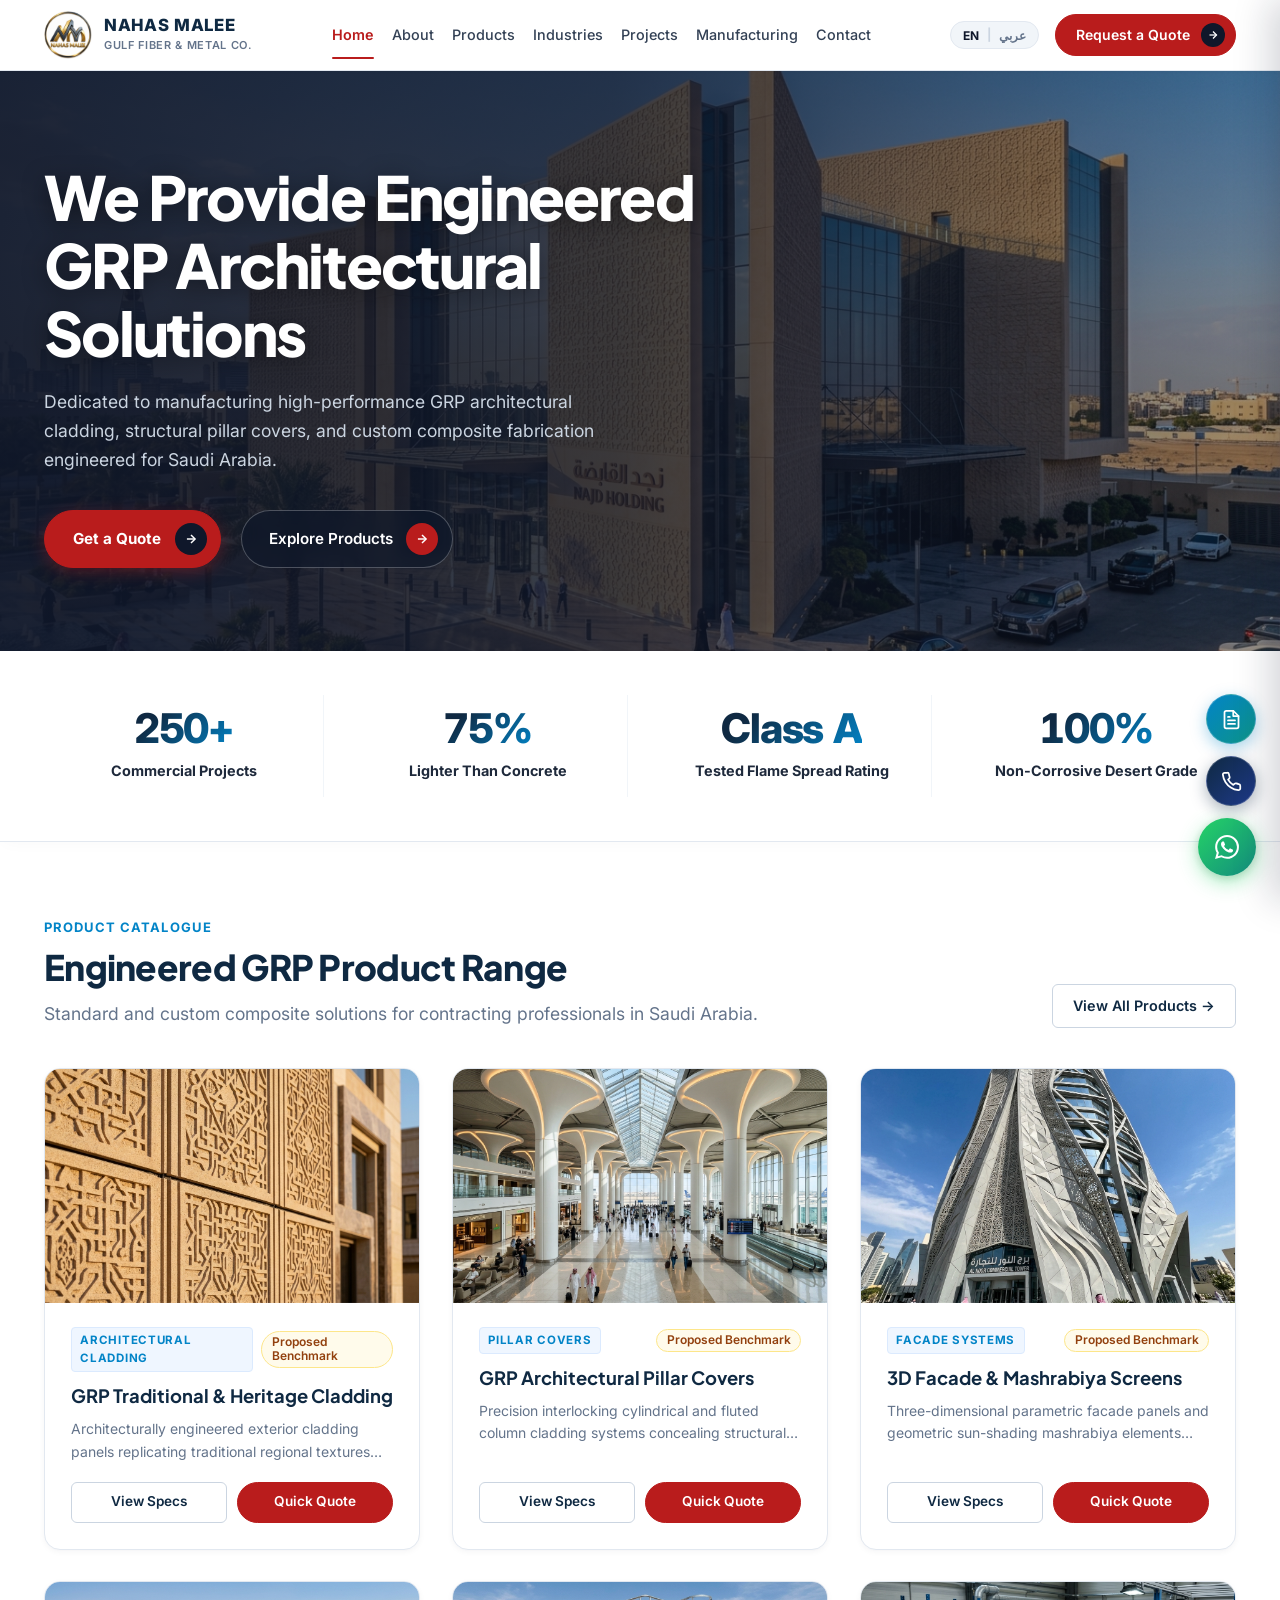
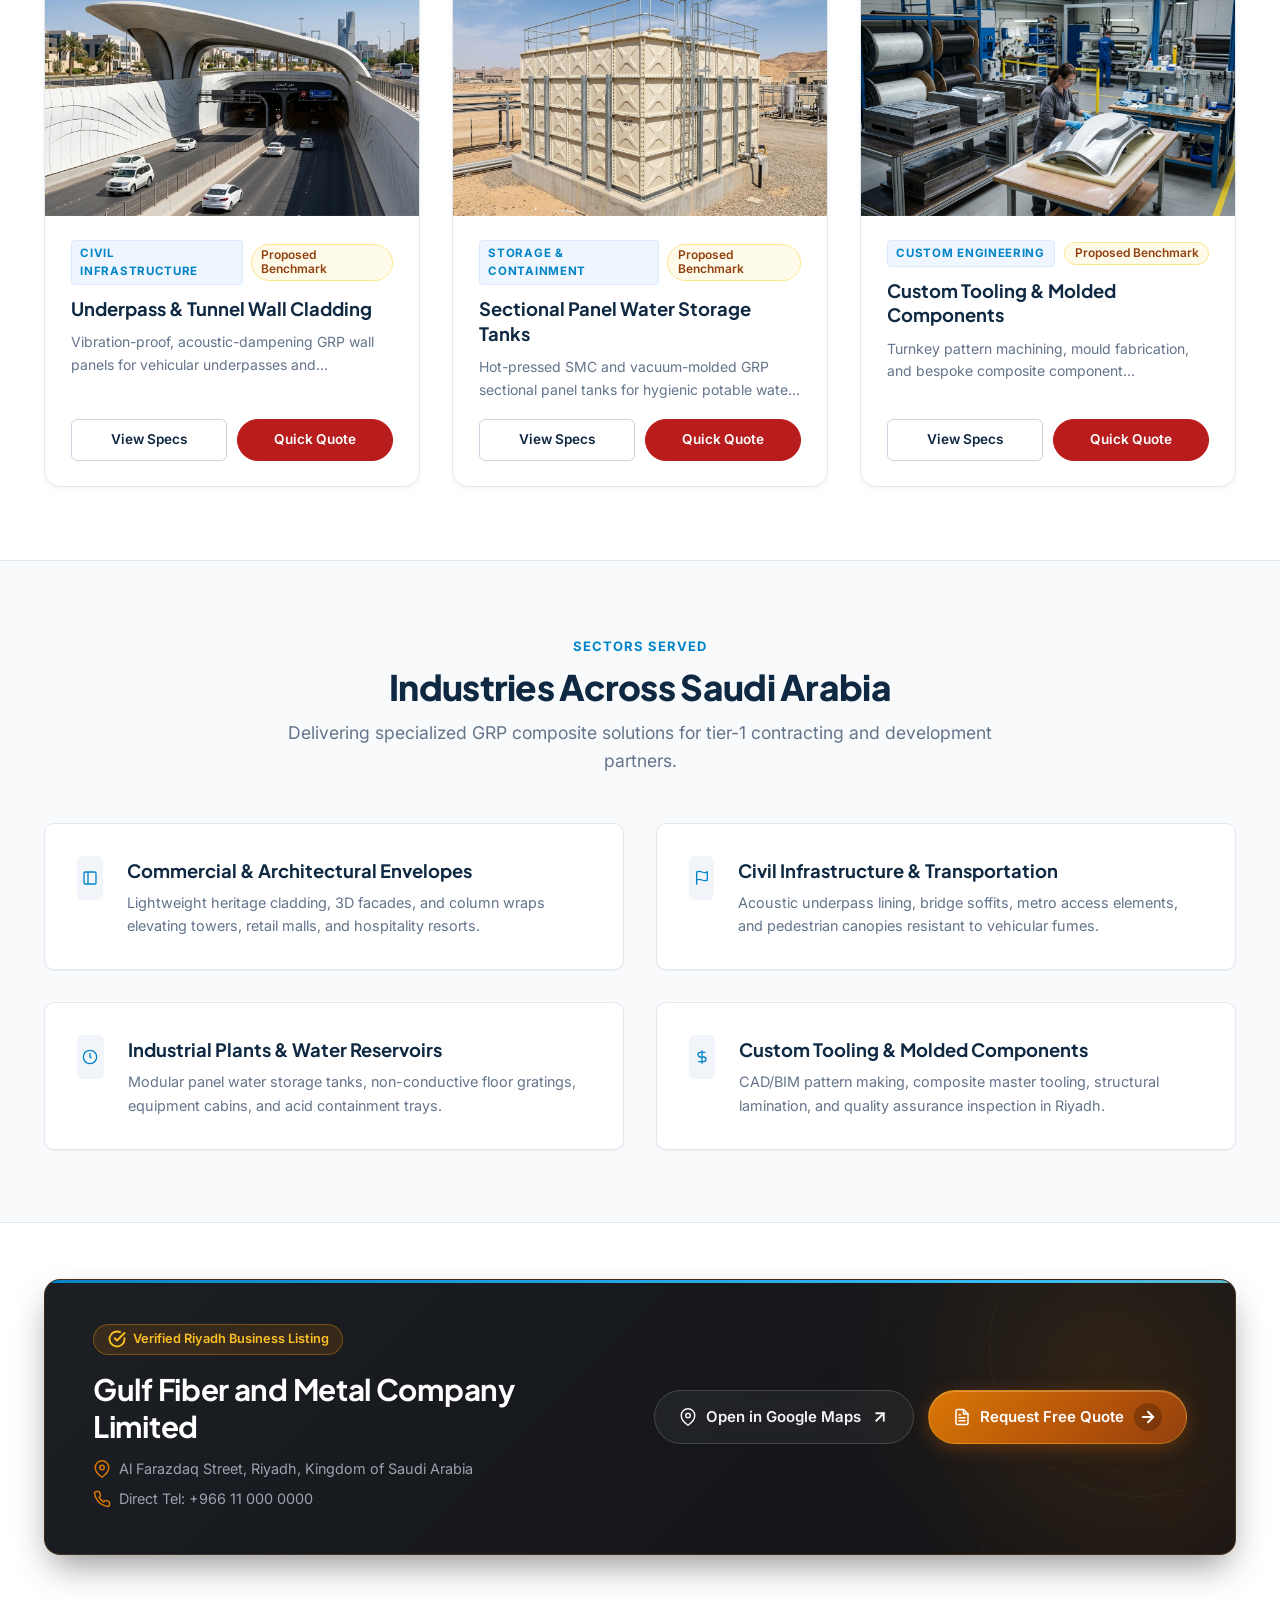
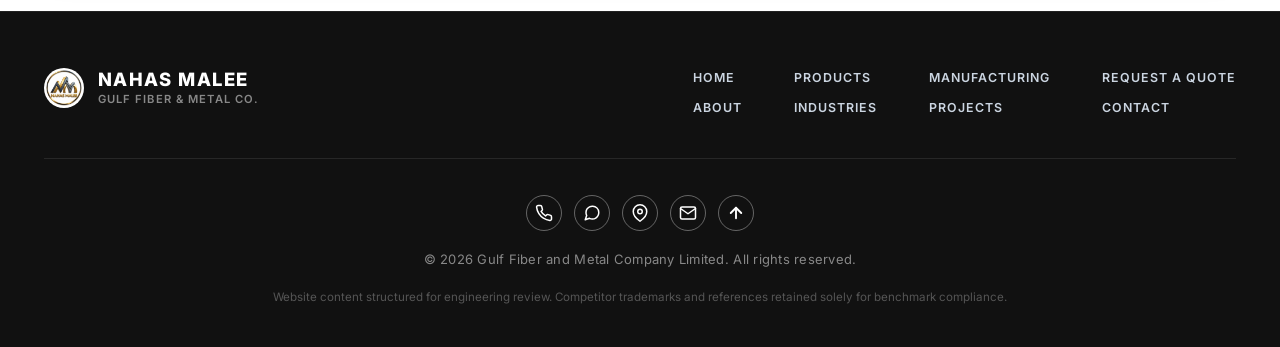
<file: index-corporate.html>
<!DOCTYPE html>
<html lang="en" dir="ltr">
<head>
  <meta charset="UTF-8">
  <meta name="viewport" content="width=device-width, initial-scale=1.0">
  <title data-i18n="siteTitle">Gulf Fiber and Metal Company Limited | Engineered GRP Solutions</title>
  <meta name="description" content="Gulf Fiber and Metal Company Limited is a leading GRP (Glass Reinforced Plastic) composite and architectural manufacturer in Riyadh, Saudi Arabia. Manufacturing traditional cladding, pillar covers, facades, and industrial containment.">
  <meta name="keywords" content="GRP manufacturer Riyadh, GRP cladding Saudi Arabia, GRP pillar covers, fiberglass panels Riyadh, architectural composite Saudi Arabia, Gulf Fiber and Metal">
  <meta name="author" content="Gulf Fiber and Metal Company Limited">
  
  <!-- Open Graph -->
  <meta property="og:type" content="website">
  <meta property="og:title" content="Gulf Fiber and Metal Company Limited | Engineered GRP Solutions">
  <meta property="og:description" content="Engineered GRP composite solutions for modern construction and infrastructure in Saudi Arabia.">
  <meta property="og:image" content="images/hero-cladding.jpg">
  <meta property="og:locale" content="en_US">
  <meta property="og:locale:alternate" content="ar_SA">

  <!-- Schema.org JSON-LD -->
  <script type="application/ld+json">
  {
    "@context": "https://schema.org",
    "@type": "LocalBusiness",
    "name": "Gulf Fiber and Metal Company Limited",
    "alternateName": "شركة الخليج للألياف والمعادن المحدودة",
    "description": "Manufacturer of Glass Reinforced Plastic (GRP) architectural cladding, pillar covers, 3D facades, and industrial composite solutions.",
    "address": {
      "@type": "PostalAddress",
      "streetAddress": "Al Farazdaq Street",
      "addressLocality": "Riyadh",
      "addressRegion": "Riyadh Province",
      "addressCountry": "SA"
    },
    "geo": {
      "@type": "GeoCoordinates",
      "latitude": "24.6644",
      "longitude": "46.7262"
    },
    "hasMap": "https://maps.app.goo.gl/xMrUYhAomJYPqUns5",
    "priceRange": "$$$",
    "currenciesAccepted": "SAR"
  }
  </script>

  <!-- Google Fonts: Inter, Plus Jakarta Sans & IBM Plex Sans Arabic -->
  <link rel="preconnect" href="https://fonts.googleapis.com">
  <link rel="preconnect" href="https://fonts.gstatic.com" crossorigin>
  <link href="https://fonts.googleapis.com/css2?family=IBM+Plex+Sans+Arabic:wght@400;500;600;700&family=Inter:wght@400;500;600;700;800&family=Plus+Jakarta+Sans:wght@500;600;700;800&display=swap" rel="stylesheet">

  <!-- Stylesheets -->
  <link rel="stylesheet" href="css/main.css">
  <link rel="stylesheet" href="css/rtl.css">
  <!-- Bulletproof Inline SVG Containment (prevents icon blowout under any network or stylesheet loading state) -->
  <style>
    svg {
      max-width: 100%;
      vertical-align: middle;
      flex-shrink: 0;
    }
    svg:not([width]) {
      width: 20px;
      height: 20px;
      max-width: 24px;
      max-height: 24px;
    }
    .arrow-circle svg, .cta-arrow-circle svg, .quote-arrow-circle svg {
      width: 12px !important;
      height: 12px !important;
    }
    .search-icon {
      width: 18px !important;
      height: 18px !important;
    }
    .cta-feature-item svg, .about-feature-item svg {
      width: 16px !important;
      height: 16px !important;
    }
    .mobile-toggle svg {
      width: 22px !important;
      height: 22px !important;
    }
  </style>
</head>
<body>

  <!-- Minimal Sleek Navigation matching user reference -->
  <header class="site-header">
    <div class="container header-inner">
      <a href="index.html" class="brand-logo" aria-label="Nahas Malee - Gulf Fiber and Metal Company Limited">
        <img src="images/logo-nahas-malee.jpg" alt="Nahas Malee - Gulf Fiber and Metal Logo">
        <div class="brand-info">
          <span class="brand-name" data-i18n="brandName">NAHAS MALEE</span>
          <span class="brand-tagline" data-i18n="brandSub">Gulf Fiber &amp; Metal Co.</span>
        </div>
      </a>

      <!-- Desktop Nav with single-line concise items -->
      <nav class="main-nav" aria-label="Main Navigation">
        <a href="index.html" class="nav-link active" data-i18n="navHome">Home</a>
        <a href="about.html" class="nav-link" data-i18n="navAbout">About</a>
        <a href="products.html" class="nav-link" data-i18n="navProducts">Products</a>
        <a href="industries.html" class="nav-link" data-i18n="navIndustries">Industries</a>
        <a href="projects.html" class="nav-link" data-i18n="navProjects">Projects</a>
        <a href="manufacturing.html" class="nav-link" data-i18n="navManufacturing">Manufacturing</a>
        <a href="contact.html" class="nav-link" data-i18n="navContact">Contact</a>
      </nav>

      <div class="header-right">
        <!-- Language Switcher -->
        <div class="lang-badge">
          <button type="button" class="lang-btn active" data-lang="en">EN</button>
          <span style="color: #CBD5E1;">|</span>
          <button type="button" class="lang-btn" data-lang="ar">عربي</button>
        </div>

        <a href="quote.html" class="btn-header-quote">
          <span data-i18n="requestQuoteNav">Request a Quote</span>
          <span class="arrow-circle">
            <svg width="12" height="12" viewBox="0 0 24 24" fill="none" stroke="currentColor" stroke-width="2.5"><line x1="5" y1="12" x2="19" y2="12"></line><polyline points="12 5 19 12 12 19"></polyline></svg>
          </span>
        </a>

        <!-- Mobile Toggle -->
        <button type="button" class="mobile-toggle" id="mobileToggle" aria-label="Toggle navigation menu" aria-expanded="false">
          <span class="icon-hamburger">
            <svg width="22" height="22" viewBox="0 0 24 24" fill="none" stroke="currentColor" stroke-width="2.2" stroke-linecap="round"><line x1="3" y1="6" x2="21" y2="6"></line><line x1="3" y1="12" x2="21" y2="12"></line><line x1="3" y1="18" x2="21" y2="18"></line></svg>
          </span>
          <span class="icon-close">
            <svg width="22" height="22" viewBox="0 0 24 24" fill="none" stroke="currentColor" stroke-width="2.2" stroke-linecap="round"><line x1="18" y1="6" x2="6" y2="18"></line><line x1="6" y1="6" x2="18" y2="18"></line></svg>
          </span>
        </button>
      </div>
    </div>
  </header>

    <!-- Mobile Navigation Backdrop -->
  <div class="mobile-nav-backdrop" id="mobileBackdrop" aria-hidden="true"></div>

  <!-- Mobile Drawer Menu -->
  <aside class="mobile-nav-drawer" id="mobileDrawer" aria-label="Mobile Navigation" aria-hidden="true">
    <div class="drawer-header">
      <a href="index.html" class="drawer-brand" aria-label="Nahas Malee - Gulf Fiber and Metal Company Limited">
        <img src="images/logo-nahas-malee.jpg" alt="Nahas Malee - Gulf Fiber and Metal Logo">
        <div class="brand-info">
          <span class="brand-name" data-i18n="brandName">NAHAS MALEE</span>
          <span class="brand-tagline" data-i18n="brandSub">Gulf Fiber &amp; Metal Co.</span>
        </div>
      </a>
      <button type="button" class="drawer-close-btn" id="mobileDrawerClose" aria-label="Close navigation menu">
        <svg width="20" height="20" viewBox="0 0 24 24" fill="none" stroke="currentColor" stroke-width="2.2" stroke-linecap="round" stroke-linejoin="round"><line x1="18" y1="6" x2="6" y2="18"></line><line x1="6" y1="6" x2="18" y2="18"></line></svg>
      </button>
    </div>

    <!-- Language Selector inside Drawer -->
    <div class="drawer-lang-strip">
      <span class="drawer-lang-label" data-i18n="selectLanguage">Language</span>
      <div class="lang-badge">
        <button type="button" class="lang-btn active" data-lang="en">EN</button>
        <span style="color: #CBD5E1;">|</span>
        <button type="button" class="lang-btn" data-lang="ar">عربي</button>
      </div>
    </div>

    <!-- Navigation Links -->
    <nav class="mobile-nav-links">
      <a href="index.html" class="mobile-nav-item active">
        <span class="item-icon">
          <svg width="18" height="18" viewBox="0 0 24 24" fill="none" stroke="currentColor" stroke-width="2" stroke-linecap="round" stroke-linejoin="round"><path d="m3 9 9-7 9 7v11a2 2 0 0 1-2 2H5a2 2 0 0 1-2-2z"></path><polyline points="9 22 9 12 15 12 15 22"></polyline></svg>
        </span>
        <span class="item-text" data-i18n="navHome">Home</span>
        <span class="item-arrow">
          <svg width="14" height="14" viewBox="0 0 24 24" fill="none" stroke="currentColor" stroke-width="2"><polyline points="9 18 15 12 9 6"></polyline></svg>
        </span>
      </a>

      <a href="about.html" class="mobile-nav-item">
        <span class="item-icon">
          <svg width="18" height="18" viewBox="0 0 24 24" fill="none" stroke="currentColor" stroke-width="2" stroke-linecap="round" stroke-linejoin="round"><circle cx="12" cy="12" r="10"></circle><line x1="12" y1="16" x2="12" y2="12"></line><line x1="12" y1="8" x2="12.01" y2="8"></line></svg>
        </span>
        <span class="item-text" data-i18n="navAbout">About Us</span>
        <span class="item-arrow">
          <svg width="14" height="14" viewBox="0 0 24 24" fill="none" stroke="currentColor" stroke-width="2"><polyline points="9 18 15 12 9 6"></polyline></svg>
        </span>
      </a>

      <a href="products.html" class="mobile-nav-item">
        <span class="item-icon">
          <svg width="18" height="18" viewBox="0 0 24 24" fill="none" stroke="currentColor" stroke-width="2" stroke-linecap="round" stroke-linejoin="round"><rect x="2" y="7" width="20" height="14" rx="2" ry="2"></rect><path d="M16 21V5a2 2 0 0 0-2-2h-4a2 2 0 0 0-2 2v16"></path></svg>
        </span>
        <span class="item-text" data-i18n="navProducts">Products &amp; Solutions</span>
        <span class="item-arrow">
          <svg width="14" height="14" viewBox="0 0 24 24" fill="none" stroke="currentColor" stroke-width="2"><polyline points="9 18 15 12 9 6"></polyline></svg>
        </span>
      </a>

      <a href="industries.html" class="mobile-nav-item">
        <span class="item-icon">
          <svg width="18" height="18" viewBox="0 0 24 24" fill="none" stroke="currentColor" stroke-width="2" stroke-linecap="round" stroke-linejoin="round"><line x1="18" y1="20" x2="18" y2="10"></line><line x1="12" y1="20" x2="12" y2="4"></line><line x1="6" y1="20" x2="6" y2="14"></line></svg>
        </span>
        <span class="item-text" data-i18n="navIndustries">Industries</span>
        <span class="item-arrow">
          <svg width="14" height="14" viewBox="0 0 24 24" fill="none" stroke="currentColor" stroke-width="2"><polyline points="9 18 15 12 9 6"></polyline></svg>
        </span>
      </a>

      <a href="projects.html" class="mobile-nav-item">
        <span class="item-icon">
          <svg width="18" height="18" viewBox="0 0 24 24" fill="none" stroke="currentColor" stroke-width="2" stroke-linecap="round" stroke-linejoin="round"><polyline points="16 18 22 12 16 6"></polyline><polyline points="8 6 2 12 8 18"></polyline></svg>
        </span>
        <span class="item-text" data-i18n="navProjects">Projects</span>
        <span class="item-arrow">
          <svg width="14" height="14" viewBox="0 0 24 24" fill="none" stroke="currentColor" stroke-width="2"><polyline points="9 18 15 12 9 6"></polyline></svg>
        </span>
      </a>

      <a href="manufacturing.html" class="mobile-nav-item">
        <span class="item-icon">
          <svg width="18" height="18" viewBox="0 0 24 24" fill="none" stroke="currentColor" stroke-width="2" stroke-linecap="round" stroke-linejoin="round"><circle cx="12" cy="12" r="3"></circle><path d="M19.4 15a1.65 1.65 0 0 0 .33 1.82l.06.06a2 2 0 0 1 0 2.83 2 2 0 0 1-2.83 0l-.06-.06a1.65 1.65 0 0 0-1.82-.33 1.65 1.65 0 0 0-1 1.51V21a2 2 0 0 1-2 2 2 2 0 0 1-2-2v-.09A1.65 1.65 0 0 0 9 19.4a1.65 1.65 0 0 0-1.82.33l-.06.06a2 2 0 0 1-2.83 0 2 2 0 0 1 0-2.83l.06-.06a1.65 1.65 0 0 0 .33-1.82 1.65 1.65 0 0 0-1.51-1H3a2 2 0 0 1-2-2 2 2 0 0 1 2-2h.09A1.65 1.65 0 0 0 4.6 9a1.65 1.65 0 0 0-.33-1.82l-.06-.06a2 2 0 0 1 0-2.83 2 2 0 0 1 2.83 0l.06.06a1.65 1.65 0 0 0 1.82.33H9a1.65 1.65 0 0 0 1-1.51V3a2 2 0 0 1 2-2 2 2 0 0 1 2 2v.09a1.65 1.65 0 0 0 1 1.51 1.65 1.65 0 0 0 1.82-.33l.06-.06a2 2 0 0 1 2.83 0 2 2 0 0 1 0 2.83l-.06.06a1.65 1.65 0 0 0-.33 1.82V9a1.65 1.65 0 0 0 1.51 1H21a2 2 0 0 1 2 2 2 2 0 0 1-2 2h-.09a1.65 1.65 0 0 0-1.51 1z"></path></svg>
        </span>
        <span class="item-text" data-i18n="navManufacturing">Manufacturing</span>
        <span class="item-arrow">
          <svg width="14" height="14" viewBox="0 0 24 24" fill="none" stroke="currentColor" stroke-width="2"><polyline points="9 18 15 12 9 6"></polyline></svg>
        </span>
      </a>

      <a href="contact.html" class="mobile-nav-item">
        <span class="item-icon">
          <svg width="18" height="18" viewBox="0 0 24 24" fill="none" stroke="currentColor" stroke-width="2" stroke-linecap="round" stroke-linejoin="round"><path d="M22 16.92v3a2 2 0 0 1-2.18 2 19.79 19.79 0 0 1-8.63-3.07 19.5 19.5 0 0 1-6-6 19.79 19.79 0 0 1-3.07-8.67A2 2 0 0 1 4.11 2h3a2 2 0 0 1 2 1.72c.127.96.362 1.903.7 2.81a2 2 0 0 1-.45 2.11L8.09 9.91a16 16 0 0 0 6 6l1.27-1.27a2 2 0 0 1 2.11-.45c.907.338 1.85.573 2.81.7A2 2 0 0 1 22 16.92z"></path></svg>
        </span>
        <span class="item-text" data-i18n="navContact">Contact Us</span>
        <span class="item-arrow">
          <svg width="14" height="14" viewBox="0 0 24 24" fill="none" stroke="currentColor" stroke-width="2"><polyline points="9 18 15 12 9 6"></polyline></svg>
        </span>
      </a>
    </nav>

    <!-- Prominent Quote CTA -->
    <div class="drawer-cta-wrapper">
      <a href="quote.html" class="drawer-quote-btn">
        <span data-i18n="requestQuoteDrawer">Request an Engineering Quote</span>
        <span class="arrow-circle">
          <svg width="13" height="13" viewBox="0 0 24 24" fill="none" stroke="currentColor" stroke-width="2.5"><line x1="5" y1="12" x2="19" y2="12"></line><polyline points="12 5 19 12 12 19"></polyline></svg>
        </span>
      </a>
    </div>

    <!-- Quick Direct Contact Links -->
    <div class="drawer-contact-footer">
      <div class="drawer-contact-title" data-i18n="quickContact">Direct Inquiries</div>
      <div class="drawer-contact-grid">
        <a href="https://wa.me/966500000000" target="_blank" rel="noopener noreferrer" class="drawer-contact-card whatsapp">
          <svg width="18" height="18" viewBox="0 0 24 24" fill="currentColor"><path d="M17.472 14.382c-.297-.149-1.758-.867-2.03-.967-.273-.099-.471-.148-.67.15-.197.297-.767.966-.94 1.164-.173.199-.347.223-.644.075-.297-.15-1.255-.463-2.39-1.475-.883-.788-1.48-1.761-1.653-2.059-.173-.297-.018-.458.13-.606.134-.133.298-.347.446-.52.149-.174.198-.298.298-.497.099-.198.05-.371-.025-.52-.075-.149-.669-1.612-.916-2.207-.242-.579-.487-.5-.669-.51-.173-.008-.371-.01-.57-.01-.198 0-.52.074-.792.372-.272.297-1.04 1.016-1.04 2.479 0 1.462 1.065 2.875 1.213 3.074.149.198 2.096 3.2 5.077 4.487.709.306 1.262.489 1.694.625.712.227 1.36.195 1.871.118.571-.085 1.758-.719 2.006-1.413.248-.694.248-1.289.173-1.413-.074-.124-.272-.198-.57-.347m-5.421 7.403h-.004a9.87 9.87 0 01-5.031-1.378l-.361-.214-3.741.982.998-3.648-.235-.374a9.86 9.86 0 01-1.51-5.26c.001-5.45 4.436-9.884 9.888-9.884 2.64 0 5.122 1.03 6.988 2.898a9.825 9.825 0 012.893 6.994c-.003 5.45-4.437 9.884-9.885 9.884m8.413-18.297A11.815 11.815 0 0012.05 0C5.495 0 .16 5.335.157 11.892c0 2.096.547 4.142 1.588 5.945L.057 24l6.305-1.654a11.882 11.882 0 005.683 1.448h.005c6.554 0 11.89-5.335 11.893-11.893a11.821 11.821 0 00-3.48-8.413z"/></svg>
          <span>WhatsApp</span>
        </a>
        <a href="tel:+966500000000" class="drawer-contact-card phone">
          <svg width="18" height="18" viewBox="0 0 24 24" fill="none" stroke="currentColor" stroke-width="2" stroke-linecap="round" stroke-linejoin="round"><path d="M22 16.92v3a2 2 0 0 1-2.18 2 19.79 19.79 0 0 1-8.63-3.07 19.5 19.5 0 0 1-6-6 19.79 19.79 0 0 1-3.07-8.67A2 2 0 0 1 4.11 2h3a2 2 0 0 1 2 1.72c.127.96.362 1.903.7 2.81a2 2 0 0 1-.45 2.11L8.09 9.91a16 16 0 0 0 6 6l1.27-1.27a2 2 0 0 1 2.11-.45c.907.338 1.85.573 2.81.7A2 2 0 0 1 22 16.92z"></path></svg>
          <span data-i18n="directCall">Call Directly</span>
        </a>
      </div>
      <div class="drawer-location-tag">
        <svg width="14" height="14" viewBox="0 0 24 24" fill="none" stroke="currentColor" stroke-width="2"><path d="M21 10c0 7-9 13-9 13s-9-6-9-13a9 9 0 0 1 18 0z"></path><circle cx="12" cy="10" r="3"></circle></svg>
        <span data-i18n="factoryLocation">Al Farazdaq St, Riyadh, Saudi Arabia</span>
      </div>
    </div>
  </aside>

  <!-- ROOFTIX-STYLE CINEMATIC HERO SECTION -->
  <section class="hero-cinematic">
    <div class="container">
      <div class="hero-cinematic-inner">
        
        <!-- Headline Matching Reference -->
        <h1 class="hero-cinematic-title">
          <span data-i18n="heroTitle1">We Provide Engineered</span><br>
          <em data-i18n="heroTitle2">GRP Architectural Solutions</em>
        </h1>

        <!-- Lead Paragraph -->
        <p class="hero-cinematic-lead" data-i18n="heroSubtext">
          Dedicated to manufacturing high-performance GRP architectural cladding, structural pillar covers, and custom composite fabrication engineered for Saudi Arabia.
        </p>

        <!-- Two Action Buttons with Round Arrow Circles -->
        <div class="hero-cinematic-actions">
          <a href="quote.html" class="btn-pill-primary">
            <span data-i18n="btnRequestQuote">Get a Quote</span>
            <span class="arrow-circle">
              <svg width="12" height="12" viewBox="0 0 24 24" fill="none" stroke="currentColor" stroke-width="2.5"><line x1="5" y1="12" x2="19" y2="12"></line><polyline points="12 5 19 12 12 19"></polyline></svg>
            </span>
          </a>
          <a href="products.html" class="btn-pill-secondary">
            <span data-i18n="btnExploreProducts">Explore Products</span>
            <span class="arrow-circle">
              <svg width="12" height="12" viewBox="0 0 24 24" fill="none" stroke="currentColor" stroke-width="2.5"><line x1="5" y1="12" x2="19" y2="12"></line><polyline points="12 5 19 12 12 19"></polyline></svg>
            </span>
          </a>
        </div>

      </div>
    </div>
  </section>

  <!-- Metrics Strip Centered with Dividers matching Rooftix -->
  <div class="metrics-strip">
    <div class="container metrics-grid">
      <div class="metric-item">
        <span class="metric-val">250+</span>
        <span class="metric-label">Commercial Projects</span>
      </div>
      <div class="metric-item">
        <span class="metric-val">75%</span>
        <span class="metric-label">Lighter Than Concrete</span>
      </div>
      <div class="metric-item">
        <span class="metric-val">Class A</span>
        <span class="metric-label">Tested Flame Spread Rating</span>
      </div>
      <div class="metric-item">
        <span class="metric-val">100%</span>
        <span class="metric-label">Non-Corrosive Desert Grade</span>
      </div>
    </div>
  </div>

  <!-- Featured Products Section (Real Photography) -->
  <section class="section">
    <div class="container">
      <div style="display: flex; justify-content: space-between; align-items: flex-end; margin-bottom: 2.5rem; flex-wrap: wrap; gap: 1rem;">
        <div>
          <span class="section-eyebrow">Product Catalogue</span>
          <h2 class="section-title">Engineered GRP Product Range</h2>
          <p class="section-lead">Standard and custom composite solutions for contracting professionals in Saudi Arabia.</p>
        </div>
        <a href="products.html" class="btn-outline">
          View All Products &rarr;
        </a>
      </div>

      <div class="grid-3">
        <!-- Product 1 -->
        <div class="product-card">
          <div class="product-img-wrap">
            <img src="images/prod-cladding.jpg" alt="GRP Traditional Heritage Cladding" loading="lazy">
          </div>
          <div class="product-body">
            <div class="product-meta">
              <span class="product-category-tag">Architectural Cladding</span>
              <span class="badge badge-proposed">Proposed Benchmark</span>
            </div>
            <h3 class="product-title">GRP Traditional &amp; Heritage Cladding</h3>
            <p class="product-desc">Architecturally engineered exterior cladding panels replicating traditional regional textures with lightweight durability and extreme UV resistance.</p>
            <div class="product-actions">
              <a href="product-detail.html?id=grp-traditional-cladding" class="btn-outline">View Specs</a>
              <a href="quote.html?product=GRP%20Traditional%20Cladding" class="btn-primary">Quick Quote</a>
            </div>
          </div>
        </div>

        <!-- Product 2 -->
        <div class="product-card">
          <div class="product-img-wrap">
            <img src="images/prod-pillar.jpg" alt="GRP Architectural Pillar Covers" loading="lazy">
          </div>
          <div class="product-body">
            <div class="product-meta">
              <span class="product-category-tag">Pillar Covers</span>
              <span class="badge badge-proposed">Proposed Benchmark</span>
            </div>
            <h3 class="product-title">GRP Architectural Pillar Covers</h3>
            <p class="product-desc">Precision interlocking cylindrical and fluted column cladding systems concealing structural steel columns with seamless concealed brackets.</p>
            <div class="product-actions">
              <a href="product-detail.html?id=grp-pillar-covers" class="btn-outline">View Specs</a>
              <a href="quote.html?product=GRP%20Pillar%20Covers" class="btn-primary">Quick Quote</a>
            </div>
          </div>
        </div>

        <!-- Product 3 -->
        <div class="product-card">
          <div class="product-img-wrap">
            <img src="images/prod-facade.jpg" alt="3D Facade and Mashrabiya Screens" loading="lazy">
          </div>
          <div class="product-body">
            <div class="product-meta">
              <span class="product-category-tag">Facade Systems</span>
              <span class="badge badge-proposed">Proposed Benchmark</span>
            </div>
            <h3 class="product-title">3D Facade &amp; Mashrabiya Screens</h3>
            <p class="product-desc">Three-dimensional parametric facade panels and geometric sun-shading mashrabiya elements engineered for modern Saudi commercial towers.</p>
            <div class="product-actions">
              <a href="product-detail.html?id=grp-facade-elements" class="btn-outline">View Specs</a>
              <a href="quote.html?product=3D%20Facade%20Screens" class="btn-primary">Quick Quote</a>
            </div>
          </div>
        </div>

        <!-- Product 4 -->
        <div class="product-card">
          <div class="product-img-wrap">
            <img src="images/prod-canopy.jpg" alt="Underpass and Tunnel Wall Cladding" loading="lazy">
          </div>
          <div class="product-body">
            <div class="product-meta">
              <span class="product-category-tag">Civil Infrastructure</span>
              <span class="badge badge-proposed">Proposed Benchmark</span>
            </div>
            <h3 class="product-title">Underpass &amp; Tunnel Wall Cladding</h3>
            <p class="product-desc">Vibration-proof, acoustic-dampening GRP wall panels for vehicular underpasses and cantilevered architectural entrance canopies.</p>
            <div class="product-actions">
              <a href="product-detail.html?id=grp-canopies-underpass" class="btn-outline">View Specs</a>
              <a href="quote.html?product=Underpass%20Wall%20Cladding" class="btn-primary">Quick Quote</a>
            </div>
          </div>
        </div>

        <!-- Product 5 -->
        <div class="product-card">
          <div class="product-img-wrap">
            <img src="images/prod-tank.jpg" alt="Sectional Panel Water Tanks" loading="lazy">
          </div>
          <div class="product-body">
            <div class="product-meta">
              <span class="product-category-tag">Storage &amp; Containment</span>
              <span class="badge badge-proposed">Proposed Benchmark</span>
            </div>
            <h3 class="product-title">Sectional Panel Water Storage Tanks</h3>
            <p class="product-desc">Hot-pressed SMC and vacuum-molded GRP sectional panel tanks for hygienic potable water, irrigation, and firefighting reserves.</p>
            <div class="product-actions">
              <a href="product-detail.html?id=grp-sectional-water-tanks" class="btn-outline">View Specs</a>
              <a href="quote.html?product=Sectional%20Water%20Tanks" class="btn-primary">Quick Quote</a>
            </div>
          </div>
        </div>

        <!-- Product 6 -->
        <div class="product-card">
          <div class="product-img-wrap">
            <img src="images/prod-custom.jpg" alt="Custom Molded Composite Components" loading="lazy">
          </div>
          <div class="product-body">
            <div class="product-meta">
              <span class="product-category-tag">Custom Engineering</span>
              <span class="badge badge-proposed">Proposed Benchmark</span>
            </div>
            <h3 class="product-title">Custom Tooling &amp; Molded Components</h3>
            <p class="product-desc">Turnkey pattern machining, mould fabrication, and bespoke composite component manufacturing directly from your CAD/BIM specifications.</p>
            <div class="product-actions">
              <a href="product-detail.html?id=grp-custom-fabrication" class="btn-outline">View Specs</a>
              <a href="quote.html?product=Custom%20Moulded%20GRP" class="btn-primary">Quick Quote</a>
            </div>
          </div>
        </div>
      </div>
    </div>
  </section>

  <!-- Industries Grid Section -->
  <section class="section section-subtle">
    <div class="container">
      <div class="section-header text-center">
        <span class="section-eyebrow">Sectors Served</span>
        <h2 class="section-title">Industries Across Saudi Arabia</h2>
        <p class="section-lead">Delivering specialized GRP composite solutions for tier-1 contracting and development partners.</p>
      </div>

      <div class="grid-2">
        <div class="card" style="display: flex; gap: 1.5rem; align-items: flex-start;">
          <div class="card-icon" style="margin-bottom: 0;">
            <svg width="20" height="20" viewBox="0 0 24 24" fill="none" stroke="currentColor" stroke-width="2"><rect x="3" y="3" width="18" height="18" rx="2" ry="2"></rect><line x1="9" y1="3" x2="9" y2="21"></line></svg>
          </div>
          <div>
            <h3 style="font-size: 1.15rem; margin-bottom: 0.35rem; color: #0F2942;">Commercial &amp; Architectural Envelopes</h3>
            <p style="font-size: 0.9rem; color: #64748B; margin-bottom: 0;">Lightweight heritage cladding, 3D facades, and column wraps elevating towers, retail malls, and hospitality resorts.</p>
          </div>
        </div>

        <div class="card" style="display: flex; gap: 1.5rem; align-items: flex-start;">
          <div class="card-icon" style="margin-bottom: 0;">
            <svg width="24" height="24" viewBox="0 0 24 24" fill="none" stroke="currentColor" stroke-width="2"><path d="M4 15s1-1 4-1 5 2 8 2 4-1 4-1V3s-1 1-4 1-5-2-8-2-4 1-4 1z"></path><line x1="4" y1="22" x2="4" y2="15"></line></svg>
          </div>
          <div>
            <h3 style="font-size: 1.15rem; margin-bottom: 0.35rem; color: #0F2942;">Civil Infrastructure &amp; Transportation</h3>
            <p style="font-size: 0.9rem; color: #64748B; margin-bottom: 0;">Acoustic underpass lining, bridge soffits, metro access elements, and pedestrian canopies resistant to vehicular fumes.</p>
          </div>
        </div>

        <div class="card" style="display: flex; gap: 1.5rem; align-items: flex-start;">
          <div class="card-icon" style="margin-bottom: 0;">
            <svg width="24" height="24" viewBox="0 0 24 24" fill="none" stroke="currentColor" stroke-width="2"><circle cx="12" cy="12" r="10"></circle><polyline points="12 6 12 12 14 14"></polyline></svg>
          </div>
          <div>
            <h3 style="font-size: 1.15rem; margin-bottom: 0.35rem; color: #0F2942;">Industrial Plants &amp; Water Reservoirs</h3>
            <p style="font-size: 0.9rem; color: #64748B; margin-bottom: 0;">Modular panel water storage tanks, non-conductive floor gratings, equipment cabins, and acid containment trays.</p>
          </div>
        </div>

        <div class="card" style="display: flex; gap: 1.5rem; align-items: flex-start;">
          <div class="card-icon" style="margin-bottom: 0;">
            <svg width="24" height="24" viewBox="0 0 24 24" fill="none" stroke="currentColor" stroke-width="2"><path d="M12 2v20M17 5H9.5a3.5 3.5 0 0 0 0 7h5a3.5 3.5 0 0 1 0 7H6"></path></svg>
          </div>
          <div>
            <h3 style="font-size: 1.15rem; margin-bottom: 0.35rem; color: #0F2942;">Custom Tooling &amp; Molded Components</h3>
            <p style="font-size: 0.9rem; color: #64748B; margin-bottom: 0;">CAD/BIM pattern making, composite master tooling, structural lamination, and quality assurance inspection in Riyadh.</p>
          </div>
        </div>
      </div>
    </div>
  </section>

  <!-- Riyadh Office Location Ribbon -->
  <section class="section" style="padding-top: 3.5rem; padding-bottom: 3.5rem;">
    <div class="container">
      <div class="office-ribbon">
        <!-- Decorative background pattern -->
        <div class="office-ribbon-pattern" aria-hidden="true"></div>
        <!-- Accent top border -->
        <div class="office-ribbon-accent" aria-hidden="true"></div>

        <div class="office-ribbon-content">
          <!-- Left: Company info -->
          <div class="office-ribbon-info">
            <span class="badge badge-verified office-ribbon-badge">
              <svg width="14" height="14" viewBox="0 0 24 24" fill="none" stroke="currentColor" stroke-width="2.5" stroke-linecap="round" stroke-linejoin="round" style="flex-shrink:0"><path d="M22 11.08V12a10 10 0 1 1-5.93-9.14"/><polyline points="22 4 12 14.01 9 11.01"/></svg>
              Verified Riyadh Business Listing
            </span>
            <h2 class="office-ribbon-title">Gulf Fiber and Metal Company Limited</h2>
            <div class="office-ribbon-details">
              <div class="office-ribbon-detail-item">
                <svg width="16" height="16" viewBox="0 0 24 24" fill="none" stroke="currentColor" stroke-width="2" stroke-linecap="round" stroke-linejoin="round"><path d="M21 10c0 7-9 13-9 13s-9-6-9-13a9 9 0 0 1 18 0z"/><circle cx="12" cy="10" r="3"/></svg>
                <span>Al Farazdaq Street, Riyadh, Kingdom of Saudi Arabia</span>
              </div>
              <div class="office-ribbon-detail-item">
                <svg width="16" height="16" viewBox="0 0 24 24" fill="none" stroke="currentColor" stroke-width="2" stroke-linecap="round" stroke-linejoin="round"><path d="M22 16.92v3a2 2 0 0 1-2.18 2 19.79 19.79 0 0 1-8.63-3.07 19.5 19.5 0 0 1-6-6 19.79 19.79 0 0 1-3.07-8.67A2 2 0 0 1 4.11 2h3a2 2 0 0 1 2 1.72c.127.96.362 1.903.7 2.81a2 2 0 0 1-.45 2.11L8.09 9.91a16 16 0 0 0 6 6l1.27-1.27a2 2 0 0 1 2.11-.45c.907.338 1.85.573 2.81.7A2 2 0 0 1 22 16.92z"/></svg>
                <span>Direct Tel: +966 11 000 0000</span>
              </div>
            </div>
          </div>

          <!-- Right: Action buttons -->
          <div class="office-ribbon-actions">
            <a href="https://maps.app.goo.gl/xMrUYhAomJYPqUns5" target="_blank" rel="noopener noreferrer" class="office-ribbon-btn office-ribbon-btn-outline">
              <svg width="18" height="18" viewBox="0 0 24 24" fill="none" stroke="currentColor" stroke-width="2" stroke-linecap="round" stroke-linejoin="round"><path d="M21 10c0 7-9 13-9 13s-9-6-9-13a9 9 0 0 1 18 0z"/><circle cx="12" cy="10" r="3"/></svg>
              Open in Google Maps
              <svg width="14" height="14" viewBox="0 0 24 24" fill="none" stroke="currentColor" stroke-width="2.5" stroke-linecap="round" stroke-linejoin="round"><line x1="7" y1="17" x2="17" y2="7"/><polyline points="7 7 17 7 17 17"/></svg>
            </a>
            <a href="quote.html" class="office-ribbon-btn office-ribbon-btn-primary">
              <svg width="18" height="18" viewBox="0 0 24 24" fill="none" stroke="currentColor" stroke-width="2" stroke-linecap="round" stroke-linejoin="round"><path d="M14 2H6a2 2 0 0 0-2 2v16a2 2 0 0 0 2 2h12a2 2 0 0 0 2-2V8z"/><polyline points="14 2 14 8 20 8"/><line x1="16" y1="13" x2="8" y2="13"/><line x1="16" y1="17" x2="8" y2="17"/><polyline points="10 9 9 9 8 9"/></svg>
              Request Free Quote
              <span class="office-ribbon-btn-arrow">
                <svg width="16" height="16" viewBox="0 0 24 24" fill="none" stroke="currentColor" stroke-width="2.5" stroke-linecap="round" stroke-linejoin="round"><line x1="5" y1="12" x2="19" y2="12"/><polyline points="12 5 19 12 12 19"/></svg>
              </span>
            </a>
          </div>
        </div>
      </div>
    </div>
  </section>

  <!-- Minimal Dark Footer (Matches Reference Aesthetic) -->
  <footer class="site-footer">
    <div class="container">
      <div class="footer-top-row">
        <div class="footer-brand-block">
          <a href="index.html" class="footer-brand-link">
            <img src="images/logo-nahas-malee.jpg" alt="Nahas Malee Logo" class="footer-brand-logo-img">
            <div class="footer-brand-text">
              <span class="footer-brand-title" data-i18n="brandName">NAHAS MALEE</span>
              <span class="footer-brand-slogan" data-i18n="brandSub">GULF FIBER &amp; METAL CO.</span>
            </div>
          </a>
        </div>

        <nav class="footer-nav-columns" aria-label="Footer Navigation">
          <div class="footer-nav-col">
            <a href="index.html" data-i18n="navHome">Home</a>
            <a href="about.html" data-i18n="navAbout">About Us</a>
          </div>
          <div class="footer-nav-col">
            <a href="products.html" data-i18n="navProducts">Products</a>
            <a href="industries.html" data-i18n="navIndustries">Industries</a>
          </div>
          <div class="footer-nav-col">
            <a href="manufacturing.html" data-i18n="navManufacturing">Manufacturing</a>
            <a href="projects.html" data-i18n="navProjects">Projects</a>
          </div>
          <div class="footer-nav-col">
            <a href="quote.html" data-i18n="requestQuoteNav">Request Quote</a>
            <a href="contact.html" data-i18n="navContact">Contact Us</a>
          </div>
        </nav>
      </div>

      <div class="footer-divider-line"></div>

      <div class="footer-bottom-centered">
        <div class="footer-social-circles">
          <a href="tel:+966110000000" class="footer-circle-btn" aria-label="Phone" title="+966 11 000 0000">
            <svg width="15" height="15" viewBox="0 0 24 24" fill="none" stroke="currentColor" stroke-width="2" stroke-linecap="round" stroke-linejoin="round"><path d="M22 16.92v3a2 2 0 0 1-2.18 2 19.79 19.79 0 0 1-8.63-3.07 19.5 19.5 0 0 1-6-6 19.79 19.79 0 0 1-3.07-8.67A2 2 0 0 1 4.11 2h3a2 2 0 0 1 2 1.72c.127.96.362 1.903.7 2.81a2 2 0 0 1-.45 2.11L8.09 9.91a16 16 0 0 0 6 6l1.27-1.27a2 2 0 0 1 2.11-.45c.907.338 1.85.573 2.81.7A2 2 0 0 1 22 16.92z"/></svg>
          </a>
          <a href="https://wa.me/966500000000" target="_blank" rel="noopener noreferrer" class="footer-circle-btn" aria-label="WhatsApp" title="WhatsApp: +966 50 000 0000">
            <svg width="15" height="15" viewBox="0 0 24 24" fill="none" stroke="currentColor" stroke-width="2" stroke-linecap="round" stroke-linejoin="round"><path d="M21 11.5a8.38 8.38 0 0 1-.9 3.8 8.5 8.5 0 0 1-7.6 4.7 8.38 8.38 0 0 1-3.8-.9L3 21l1.9-5.7a8.38 8.38 0 0 1-.9-3.8 8.5 8.5 0 0 1 4.7-7.6 8.38 8.38 0 0 1 3.8-.9h.5a8.48 8.48 0 0 1 8 8v.5z"/></svg>
          </a>
          <a href="https://maps.app.goo.gl/xMrUYhAomJYPqUns5" target="_blank" rel="noopener noreferrer" class="footer-circle-btn" aria-label="Google Maps" title="Al Farazdaq St, Riyadh Location">
            <svg width="15" height="15" viewBox="0 0 24 24" fill="none" stroke="currentColor" stroke-width="2" stroke-linecap="round" stroke-linejoin="round"><path d="M21 10c0 7-9 13-9 13s-9-6-9-13a9 9 0 0 1 18 0z"/><circle cx="12" cy="10" r="3"/></svg>
          </a>
          <a href="mailto:info@gulffiber.sa" class="footer-circle-btn" aria-label="Email" title="info@gulffiber.sa">
            <svg width="15" height="15" viewBox="0 0 24 24" fill="none" stroke="currentColor" stroke-width="2" stroke-linecap="round" stroke-linejoin="round"><path d="M4 4h16c1.1 0 2 .9 2 2v12c0 1.1-.9 2-2 2H4c-1.1 0-2-.9-2-2V6c0-1.1.9-2 2-2z"/><polyline points="22,6 12,13 2,6"/></svg>
          </a>
          <button type="button" class="footer-circle-btn" onclick="window.scrollTo({top: 0, behavior: 'smooth'})" aria-label="Back to top" title="Scroll to top">
            <svg width="14" height="14" viewBox="0 0 24 24" fill="none" stroke="currentColor" stroke-width="2.5" stroke-linecap="round" stroke-linejoin="round"><line x1="12" y1="19" x2="12" y2="5"/><polyline points="5 12 12 5 19 12"/></svg>
          </button>
        </div>

        <p class="footer-copyright-text" data-i18n="footerCopyright">&copy; 2026 Gulf Fiber and Metal Company Limited. All rights reserved.</p>
        <p class="footer-compliance-text" data-i18n="legalNotice">Al Farazdaq St, Riyadh, KSA &bull; Engineering review benchmark framework</p>
      </div>
    </div>
  </footer>

  <!-- Floating Action Buttons (WhatsApp, Phone, Quote, Scroll to Top) -->
  <div class="floating-actions" id="floatingActions" role="region" aria-label="Quick Contact &amp; Actions">
    <button type="button" class="fab-btn fab-btn-top" id="fabScrollTop" aria-label="Back to top" data-i18n-title="fabScrollTop" title="Back to top">
      <svg width="18" height="18" viewBox="0 0 24 24" fill="none" stroke="currentColor" stroke-width="2.5" stroke-linecap="round" stroke-linejoin="round">
        <line x1="12" y1="19" x2="12" y2="5"></line>
        <polyline points="5 12 12 5 19 12"></polyline>
      </svg>
      <span class="fab-tooltip" data-i18n="fabScrollTop">Back to Top</span>
    </button>

    <a href="quote.html" class="fab-btn fab-btn-quote" aria-label="Request a Quote" data-i18n-title="fabQuote" title="Request a Quote">
      <svg width="20" height="20" viewBox="0 0 24 24" fill="none" stroke="currentColor" stroke-width="2" stroke-linecap="round" stroke-linejoin="round">
        <path d="M14 2H6a2 2 0 0 0-2 2v16a2 2 0 0 0 2 2h12a2 2 0 0 0 2-2V8z"></path>
        <polyline points="14 2 14 8 20 8"></polyline>
        <line x1="16" y1="13" x2="8" y2="13"></line>
        <line x1="16" y1="17" x2="8" y2="17"></line>
        <polyline points="10 9 9 9 8 9"></polyline>
      </svg>
      <span class="fab-tooltip" data-i18n="fabQuote">Request Quote</span>
    </a>

    <a href="tel:+966500000000" class="fab-btn fab-btn-phone" aria-label="Call +966 50 000 0000" data-i18n-title="fabPhone" title="Call Us: +966 50 000 0000">
      <svg width="20" height="20" viewBox="0 0 24 24" fill="none" stroke="currentColor" stroke-width="2" stroke-linecap="round" stroke-linejoin="round">
        <path d="M22 16.92v3a2 2 0 0 1-2.18 2 19.79 19.79 0 0 1-8.63-3.07 19.5 19.5 0 0 1-6-6 19.79 19.79 0 0 1-3.07-8.67A2 2 0 0 1 4.11 2h3a2 2 0 0 1 2 1.72c.127.96.362 1.903.7 2.81a2 2 0 0 1-.45 2.11L8.09 9.91a16 16 0 0 0 6 6l1.27-1.27a2 2 0 0 1 2.11-.45c.907.338 1.85.573 2.81.7A2 2 0 0 1 22 16.92z"></path>
      </svg>
      <span class="fab-tooltip" data-i18n="fabPhone">Call Us: +966 50 000 0000</span>
    </a>

    <a href="https://wa.me/966500000000?text=Hello%20Gulf%20Fiber%20and%20Metal%20Company.%20I%20would%20like%20to%20inquire%20about%20GRP%20products." target="_blank" rel="noopener noreferrer" class="fab-btn fab-btn-whatsapp" aria-label="Chat on WhatsApp" data-i18n-title="fabWhatsApp" title="Chat on WhatsApp">
      <span class="fab-pulse"></span>
      <svg width="28" height="28" viewBox="0 0 24 24" fill="currentColor">
        <path d="M17.472 14.382c-.297-.149-1.758-.867-2.03-.967-.273-.099-.471-.148-.67.15-.197.297-.767.966-.94 1.164-.173.199-.347.223-.644.075-.297-.15-1.255-.463-2.39-1.475-.883-.788-1.48-1.761-1.653-2.059-.173-.297-.018-.458.13-.606.134-.133.298-.347.446-.52.149-.174.198-.298.298-.497.099-.198.05-.371-.025-.52-.075-.149-.669-1.612-.916-2.207-.242-.579-.487-.5-.669-.51-.173-.008-.371-.01-.57-.01-.198 0-.52.074-.792.372-.272.297-1.04 1.016-1.04 2.479 0 1.462 1.065 2.875 1.213 3.074.149.198 2.096 3.2 5.077 4.487.709.306 1.262.489 1.694.625.712.227 1.36.195 1.871.118.571-.085 1.758-.719 2.006-1.413.248-.694.248-1.289.173-1.413-.074-.124-.272-.198-.57-.347m-5.421 7.403h-.004a9.87 9.87 0 01-5.031-1.378l-.361-.214-3.741.982.998-3.648-.235-.374a9.86 9.86 0 01-1.51-5.26c.001-5.45 4.436-9.884 9.888-9.884 2.64 0 5.122 1.03 6.988 2.898a9.825 9.825 0 012.893 6.994c-.003 5.45-4.437 9.884-9.885 9.884m8.413-18.297A11.815 11.815 0 0012.05 0C5.495 0 .16 5.335.157 11.892c0 2.096.547 4.142 1.588 5.945L.057 24l6.305-1.654a11.882 11.882 0 005.683 1.448h.005c6.554 0 11.89-5.335 11.893-11.893a11.821 11.821 0 00-3.48-8.413z"/>
      </svg>
      <span class="fab-tooltip" data-i18n="fabWhatsApp">Chat on WhatsApp</span>
    </a>
  </div>

  <!-- Scripts -->
  <script src="js/products-data.js"></script>
  <script src="js/i18n.js"></script>
  <script src="js/main.js"></script>
</body>
</html>
</file>
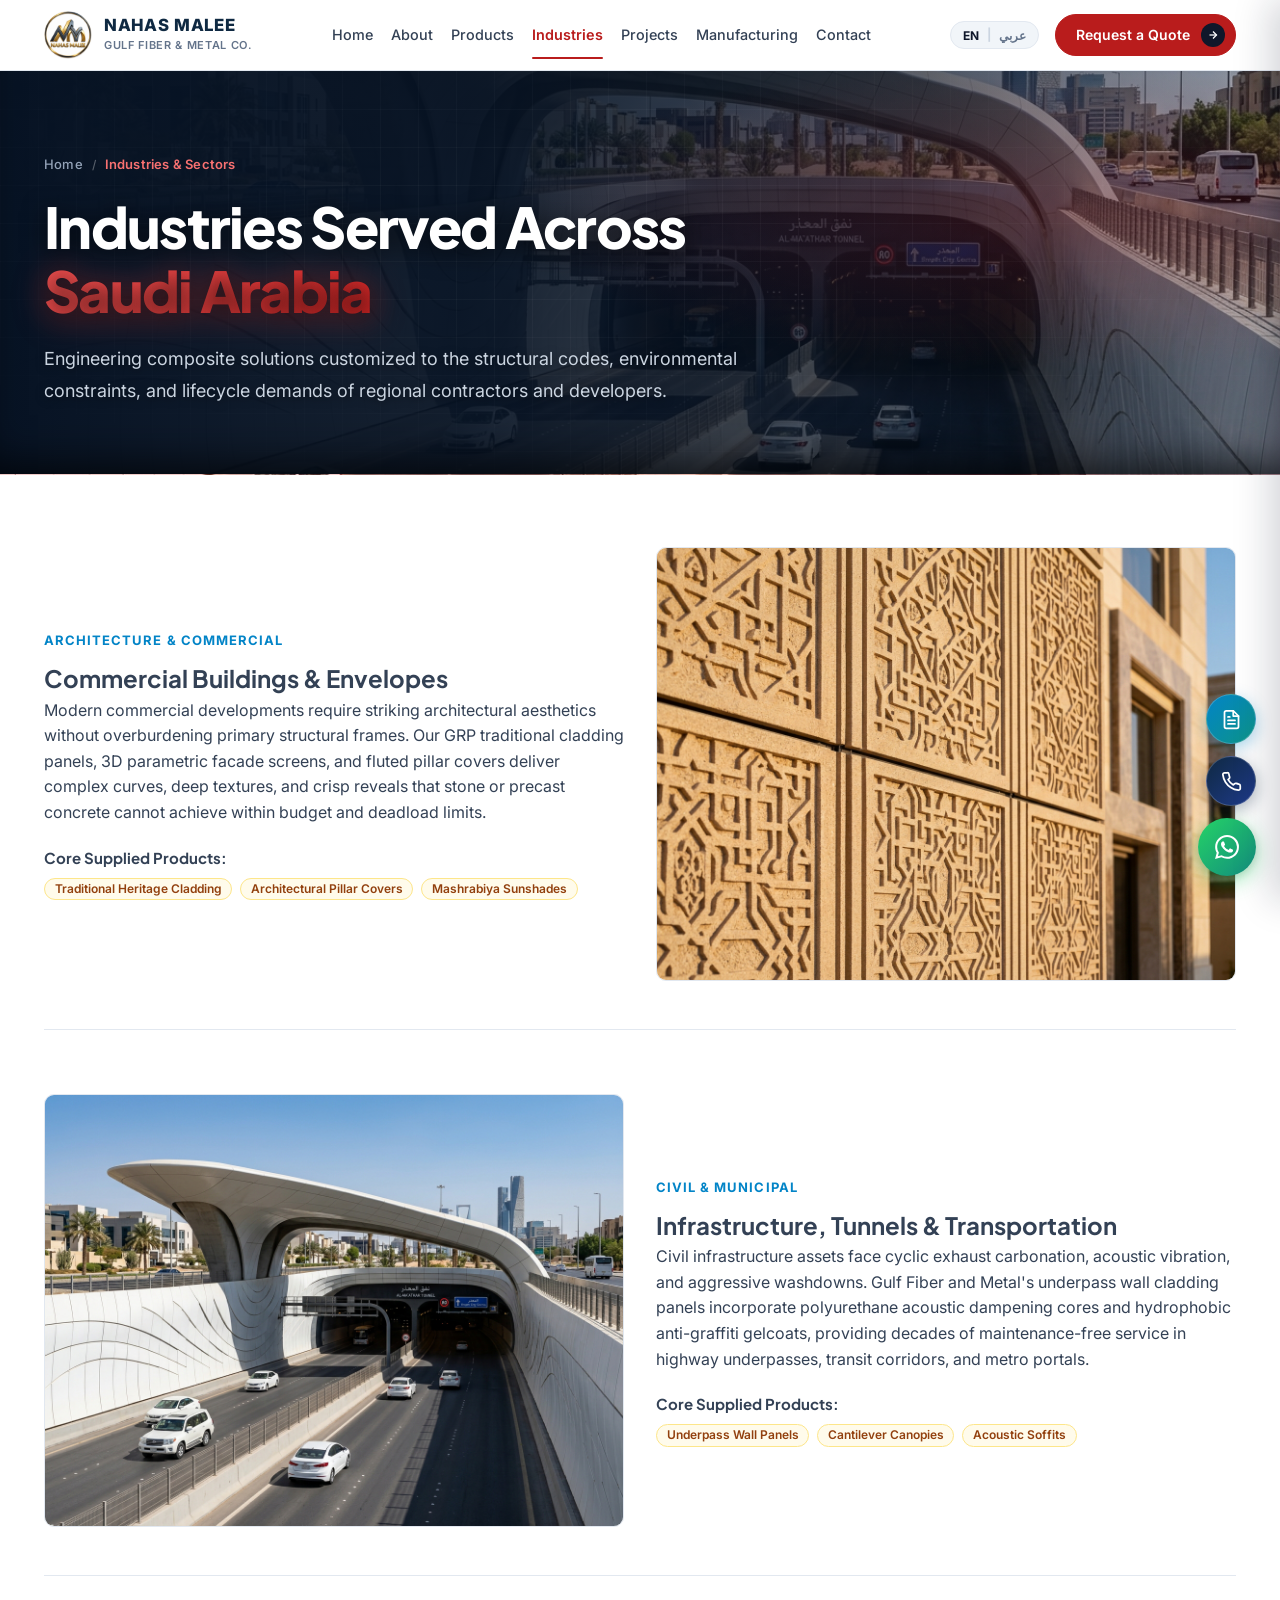
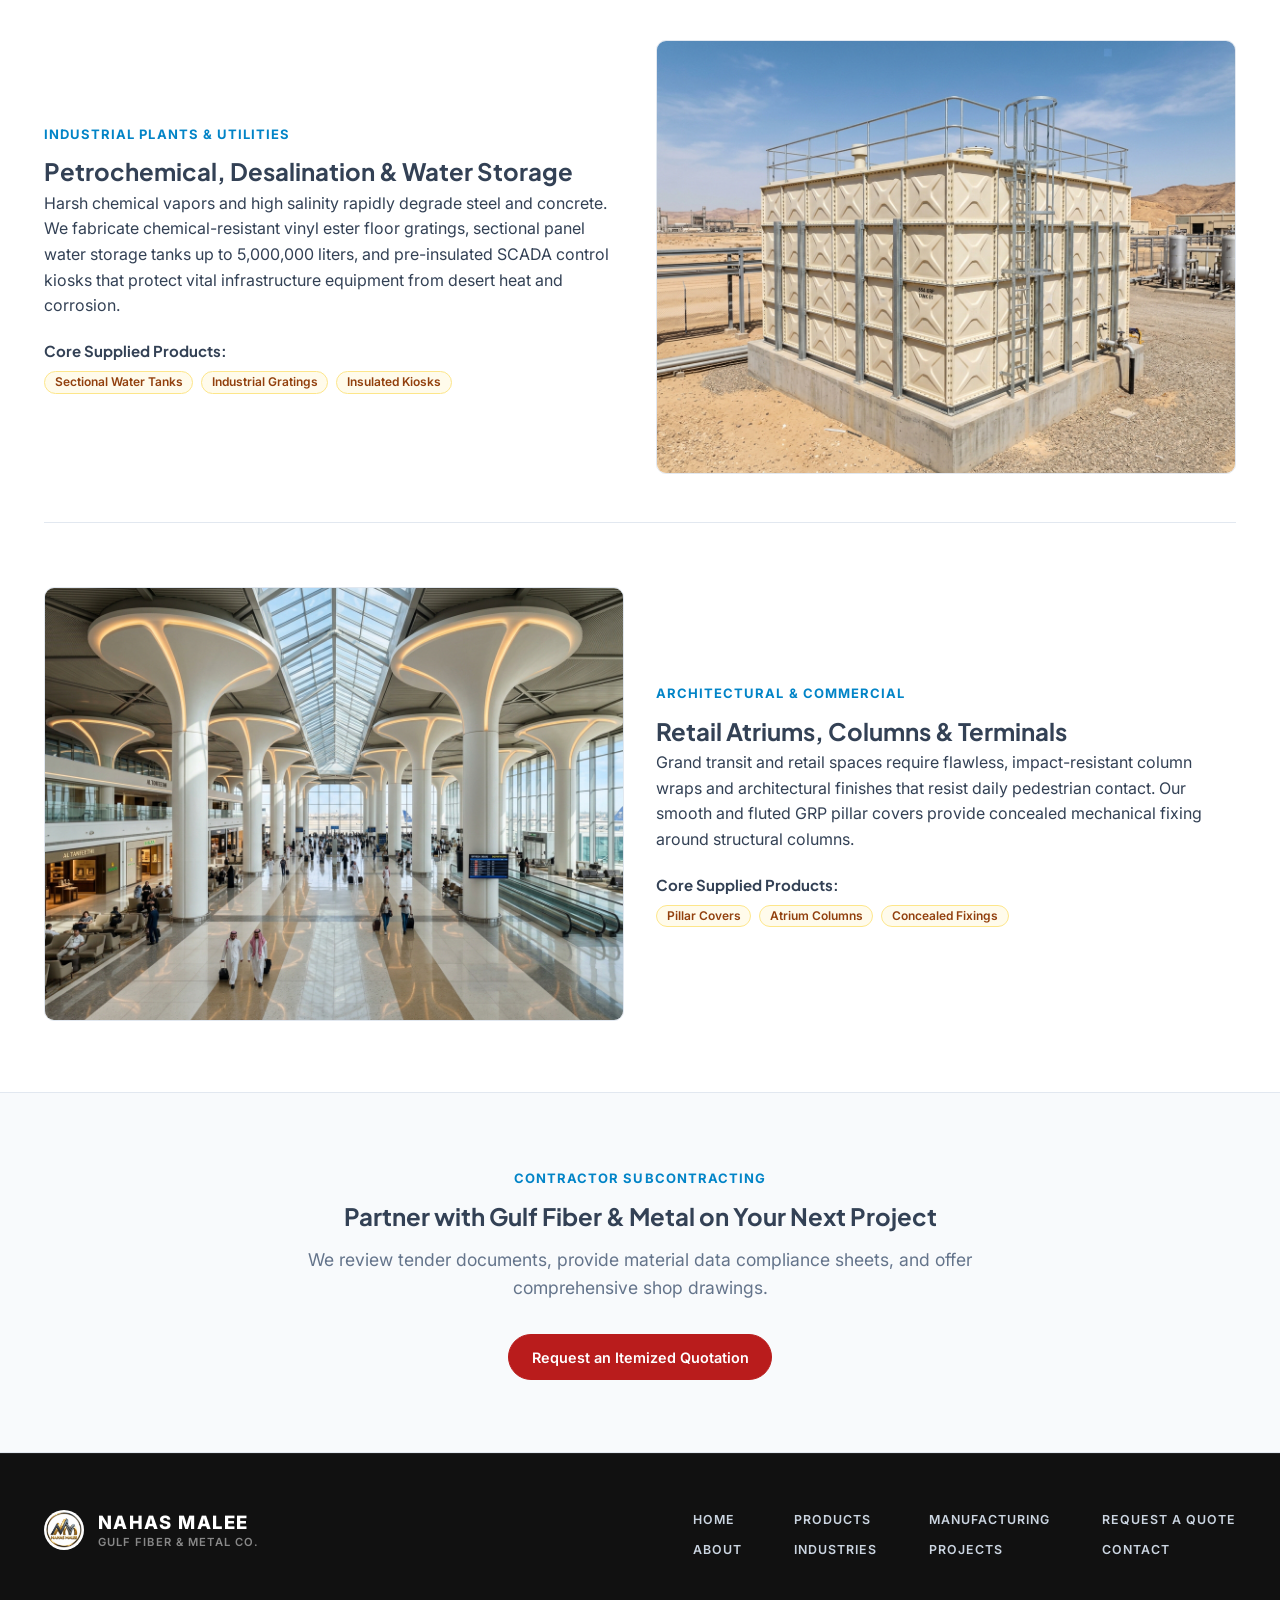
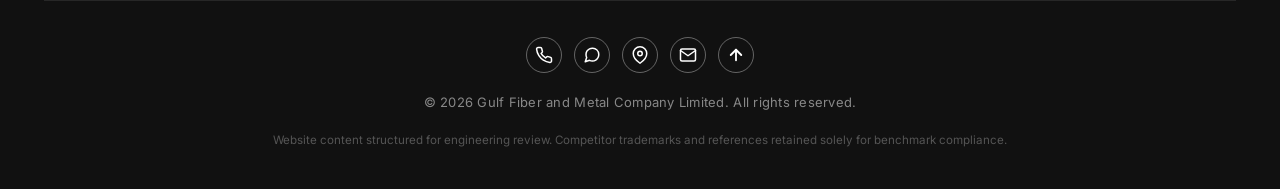
<file: industries.html>
<!DOCTYPE html>
<html lang="en" dir="ltr">
<head>
  <meta charset="UTF-8">
  <meta name="viewport" content="width=device-width, initial-scale=1.0">
  <title>Industries &amp; Engineering Sectors | Gulf Fiber and Metal Company Limited</title>
  <meta name="description" content="Industries served by Gulf Fiber and Metal Company Limited across Riyadh and Saudi Arabia: Architectural construction, civil infrastructure, petrochemical facilities, and municipal utilities.">

  <!-- Google Fonts: Inter, Plus Jakarta Sans & IBM Plex Sans Arabic -->
  <link rel="preconnect" href="https://fonts.googleapis.com">
  <link rel="preconnect" href="https://fonts.gstatic.com" crossorigin>
  <link href="https://fonts.googleapis.com/css2?family=IBM+Plex+Sans+Arabic:wght@400;500;600;700&family=Inter:wght@400;500;600;700;800&family=Plus+Jakarta+Sans:wght@500;600;700;800&display=swap" rel="stylesheet">

  <!-- Stylesheets -->
  <link rel="stylesheet" href="css/main.css">
  <link rel="stylesheet" href="css/rtl.css">
  <!-- Bulletproof Inline SVG Containment (prevents icon blowout under any network or stylesheet loading state) -->
  <style>
    svg {
      max-width: 100%;
      vertical-align: middle;
      flex-shrink: 0;
    }
    svg:not([width]) {
      width: 20px;
      height: 20px;
      max-width: 24px;
      max-height: 24px;
    }
    .arrow-circle svg, .cta-arrow-circle svg, .quote-arrow-circle svg {
      width: 12px !important;
      height: 12px !important;
    }
    .search-icon {
      width: 18px !important;
      height: 18px !important;
    }
    .cta-feature-item svg, .about-feature-item svg {
      width: 16px !important;
      height: 16px !important;
    }
    .mobile-toggle svg {
      width: 22px !important;
      height: 22px !important;
    }
  </style>
</head>
<body>

  <!-- Minimal Sleek Navigation matching user reference -->
  <header class="site-header">
    <div class="container header-inner">
      <a href="index.html" class="brand-logo" aria-label="Nahas Malee - Gulf Fiber and Metal Company Limited">
        <img src="images/logo-nahas-malee.jpg" alt="Nahas Malee - Gulf Fiber and Metal Logo">
        <div class="brand-info">
          <span class="brand-name" data-i18n="brandName">NAHAS MALEE</span>
          <span class="brand-tagline" data-i18n="brandSub">Gulf Fiber &amp; Metal Co.</span>
        </div>
      </a>
      <nav class="main-nav" aria-label="Main Navigation">
        <a href="index.html" class="nav-link" data-i18n="navHome">Home</a>
        <a href="about.html" class="nav-link" data-i18n="navAbout">About</a>
        <a href="products.html" class="nav-link" data-i18n="navProducts">Products</a>
        <a href="industries.html" class="nav-link active" data-i18n="navIndustries">Industries</a>
        <a href="projects.html" class="nav-link" data-i18n="navProjects">Projects</a>
        <a href="manufacturing.html" class="nav-link" data-i18n="navManufacturing">Manufacturing</a>
        <a href="contact.html" class="nav-link" data-i18n="navContact">Contact</a>
      </nav>
      <div class="header-right">
        <div class="lang-badge">
          <button type="button" class="lang-btn active" data-lang="en">EN</button>
          <span style="color: #CBD5E1;">|</span>
          <button type="button" class="lang-btn" data-lang="ar">عربي</button>
        </div>
        <a href="quote.html" class="btn-header-quote">
          <span data-i18n="requestQuoteNav">Request a Quote</span>
          <span class="arrow-circle">
            <svg width="12" height="12" viewBox="0 0 24 24" fill="none" stroke="currentColor" stroke-width="2.5"><line x1="5" y1="12" x2="19" y2="12"></line><polyline points="12 5 19 12 12 19"></polyline></svg>
          </span>
        </a>
        <button type="button" class="mobile-toggle" id="mobileToggle" aria-label="Toggle navigation menu" aria-expanded="false">
          <span class="icon-hamburger">
            <svg width="22" height="22" viewBox="0 0 24 24" fill="none" stroke="currentColor" stroke-width="2.2" stroke-linecap="round"><line x1="3" y1="6" x2="21" y2="6"></line><line x1="3" y1="12" x2="21" y2="12"></line><line x1="3" y1="18" x2="21" y2="18"></line></svg>
          </span>
          <span class="icon-close">
            <svg width="22" height="22" viewBox="0 0 24 24" fill="none" stroke="currentColor" stroke-width="2.2" stroke-linecap="round"><line x1="18" y1="6" x2="6" y2="18"></line><line x1="6" y1="6" x2="18" y2="18"></line></svg>
          </span>
        </button>
      </div>
    </div>
  </header>

    <!-- Mobile Navigation Backdrop -->
  <div class="mobile-nav-backdrop" id="mobileBackdrop" aria-hidden="true"></div>

  <!-- Mobile Drawer Menu -->
  <aside class="mobile-nav-drawer" id="mobileDrawer" aria-label="Mobile Navigation" aria-hidden="true">
    <div class="drawer-header">
      <a href="index.html" class="drawer-brand" aria-label="Nahas Malee - Gulf Fiber and Metal Company Limited">
        <img src="images/logo-nahas-malee.jpg" alt="Nahas Malee - Gulf Fiber and Metal Logo">
        <div class="brand-info">
          <span class="brand-name" data-i18n="brandName">NAHAS MALEE</span>
          <span class="brand-tagline" data-i18n="brandSub">Gulf Fiber &amp; Metal Co.</span>
        </div>
      </a>
      <button type="button" class="drawer-close-btn" id="mobileDrawerClose" aria-label="Close navigation menu">
        <svg width="20" height="20" viewBox="0 0 24 24" fill="none" stroke="currentColor" stroke-width="2.2" stroke-linecap="round" stroke-linejoin="round"><line x1="18" y1="6" x2="6" y2="18"></line><line x1="6" y1="6" x2="18" y2="18"></line></svg>
      </button>
    </div>

    <!-- Language Selector inside Drawer -->
    <div class="drawer-lang-strip">
      <span class="drawer-lang-label" data-i18n="selectLanguage">Language</span>
      <div class="lang-badge">
        <button type="button" class="lang-btn active" data-lang="en">EN</button>
        <span style="color: #CBD5E1;">|</span>
        <button type="button" class="lang-btn" data-lang="ar">عربي</button>
      </div>
    </div>

    <!-- Navigation Links -->
    <nav class="mobile-nav-links">
      <a href="index.html" class="mobile-nav-item">
        <span class="item-icon">
          <svg width="18" height="18" viewBox="0 0 24 24" fill="none" stroke="currentColor" stroke-width="2" stroke-linecap="round" stroke-linejoin="round"><path d="m3 9 9-7 9 7v11a2 2 0 0 1-2 2H5a2 2 0 0 1-2-2z"></path><polyline points="9 22 9 12 15 12 15 22"></polyline></svg>
        </span>
        <span class="item-text" data-i18n="navHome">Home</span>
        <span class="item-arrow">
          <svg width="14" height="14" viewBox="0 0 24 24" fill="none" stroke="currentColor" stroke-width="2"><polyline points="9 18 15 12 9 6"></polyline></svg>
        </span>
      </a>

      <a href="about.html" class="mobile-nav-item">
        <span class="item-icon">
          <svg width="18" height="18" viewBox="0 0 24 24" fill="none" stroke="currentColor" stroke-width="2" stroke-linecap="round" stroke-linejoin="round"><circle cx="12" cy="12" r="10"></circle><line x1="12" y1="16" x2="12" y2="12"></line><line x1="12" y1="8" x2="12.01" y2="8"></line></svg>
        </span>
        <span class="item-text" data-i18n="navAbout">About Us</span>
        <span class="item-arrow">
          <svg width="14" height="14" viewBox="0 0 24 24" fill="none" stroke="currentColor" stroke-width="2"><polyline points="9 18 15 12 9 6"></polyline></svg>
        </span>
      </a>

      <a href="products.html" class="mobile-nav-item">
        <span class="item-icon">
          <svg width="18" height="18" viewBox="0 0 24 24" fill="none" stroke="currentColor" stroke-width="2" stroke-linecap="round" stroke-linejoin="round"><rect x="2" y="7" width="20" height="14" rx="2" ry="2"></rect><path d="M16 21V5a2 2 0 0 0-2-2h-4a2 2 0 0 0-2 2v16"></path></svg>
        </span>
        <span class="item-text" data-i18n="navProducts">Products &amp; Solutions</span>
        <span class="item-arrow">
          <svg width="14" height="14" viewBox="0 0 24 24" fill="none" stroke="currentColor" stroke-width="2"><polyline points="9 18 15 12 9 6"></polyline></svg>
        </span>
      </a>

      <a href="industries.html" class="mobile-nav-item active">
        <span class="item-icon">
          <svg width="18" height="18" viewBox="0 0 24 24" fill="none" stroke="currentColor" stroke-width="2" stroke-linecap="round" stroke-linejoin="round"><line x1="18" y1="20" x2="18" y2="10"></line><line x1="12" y1="20" x2="12" y2="4"></line><line x1="6" y1="20" x2="6" y2="14"></line></svg>
        </span>
        <span class="item-text" data-i18n="navIndustries">Industries</span>
        <span class="item-arrow">
          <svg width="14" height="14" viewBox="0 0 24 24" fill="none" stroke="currentColor" stroke-width="2"><polyline points="9 18 15 12 9 6"></polyline></svg>
        </span>
      </a>

      <a href="projects.html" class="mobile-nav-item">
        <span class="item-icon">
          <svg width="18" height="18" viewBox="0 0 24 24" fill="none" stroke="currentColor" stroke-width="2" stroke-linecap="round" stroke-linejoin="round"><polyline points="16 18 22 12 16 6"></polyline><polyline points="8 6 2 12 8 18"></polyline></svg>
        </span>
        <span class="item-text" data-i18n="navProjects">Projects</span>
        <span class="item-arrow">
          <svg width="14" height="14" viewBox="0 0 24 24" fill="none" stroke="currentColor" stroke-width="2"><polyline points="9 18 15 12 9 6"></polyline></svg>
        </span>
      </a>

      <a href="manufacturing.html" class="mobile-nav-item">
        <span class="item-icon">
          <svg width="18" height="18" viewBox="0 0 24 24" fill="none" stroke="currentColor" stroke-width="2" stroke-linecap="round" stroke-linejoin="round"><circle cx="12" cy="12" r="3"></circle><path d="M19.4 15a1.65 1.65 0 0 0 .33 1.82l.06.06a2 2 0 0 1 0 2.83 2 2 0 0 1-2.83 0l-.06-.06a1.65 1.65 0 0 0-1.82-.33 1.65 1.65 0 0 0-1 1.51V21a2 2 0 0 1-2 2 2 2 0 0 1-2-2v-.09A1.65 1.65 0 0 0 9 19.4a1.65 1.65 0 0 0-1.82.33l-.06.06a2 2 0 0 1-2.83 0 2 2 0 0 1 0-2.83l.06-.06a1.65 1.65 0 0 0 .33-1.82 1.65 1.65 0 0 0-1.51-1H3a2 2 0 0 1-2-2 2 2 0 0 1 2-2h.09A1.65 1.65 0 0 0 4.6 9a1.65 1.65 0 0 0-.33-1.82l-.06-.06a2 2 0 0 1 0-2.83 2 2 0 0 1 2.83 0l.06.06a1.65 1.65 0 0 0 1.82.33H9a1.65 1.65 0 0 0 1-1.51V3a2 2 0 0 1 2-2 2 2 0 0 1 2 2v.09a1.65 1.65 0 0 0 1 1.51 1.65 1.65 0 0 0 1.82-.33l.06-.06a2 2 0 0 1 2.83 0 2 2 0 0 1 0 2.83l-.06.06a1.65 1.65 0 0 0-.33 1.82V9a1.65 1.65 0 0 0 1.51 1H21a2 2 0 0 1 2 2 2 2 0 0 1-2 2h-.09a1.65 1.65 0 0 0-1.51 1z"></path></svg>
        </span>
        <span class="item-text" data-i18n="navManufacturing">Manufacturing</span>
        <span class="item-arrow">
          <svg width="14" height="14" viewBox="0 0 24 24" fill="none" stroke="currentColor" stroke-width="2"><polyline points="9 18 15 12 9 6"></polyline></svg>
        </span>
      </a>

      <a href="contact.html" class="mobile-nav-item">
        <span class="item-icon">
          <svg width="18" height="18" viewBox="0 0 24 24" fill="none" stroke="currentColor" stroke-width="2" stroke-linecap="round" stroke-linejoin="round"><path d="M22 16.92v3a2 2 0 0 1-2.18 2 19.79 19.79 0 0 1-8.63-3.07 19.5 19.5 0 0 1-6-6 19.79 19.79 0 0 1-3.07-8.67A2 2 0 0 1 4.11 2h3a2 2 0 0 1 2 1.72c.127.96.362 1.903.7 2.81a2 2 0 0 1-.45 2.11L8.09 9.91a16 16 0 0 0 6 6l1.27-1.27a2 2 0 0 1 2.11-.45c.907.338 1.85.573 2.81.7A2 2 0 0 1 22 16.92z"></path></svg>
        </span>
        <span class="item-text" data-i18n="navContact">Contact Us</span>
        <span class="item-arrow">
          <svg width="14" height="14" viewBox="0 0 24 24" fill="none" stroke="currentColor" stroke-width="2"><polyline points="9 18 15 12 9 6"></polyline></svg>
        </span>
      </a>
    </nav>

    <!-- Prominent Quote CTA -->
    <div class="drawer-cta-wrapper">
      <a href="quote.html" class="drawer-quote-btn">
        <span data-i18n="requestQuoteDrawer">Request an Engineering Quote</span>
        <span class="arrow-circle">
          <svg width="13" height="13" viewBox="0 0 24 24" fill="none" stroke="currentColor" stroke-width="2.5"><line x1="5" y1="12" x2="19" y2="12"></line><polyline points="12 5 19 12 12 19"></polyline></svg>
        </span>
      </a>
    </div>

    <!-- Quick Direct Contact Links -->
    <div class="drawer-contact-footer">
      <div class="drawer-contact-title" data-i18n="quickContact">Direct Inquiries</div>
      <div class="drawer-contact-grid">
        <a href="https://wa.me/966500000000" target="_blank" rel="noopener noreferrer" class="drawer-contact-card whatsapp">
          <svg width="18" height="18" viewBox="0 0 24 24" fill="currentColor"><path d="M17.472 14.382c-.297-.149-1.758-.867-2.03-.967-.273-.099-.471-.148-.67.15-.197.297-.767.966-.94 1.164-.173.199-.347.223-.644.075-.297-.15-1.255-.463-2.39-1.475-.883-.788-1.48-1.761-1.653-2.059-.173-.297-.018-.458.13-.606.134-.133.298-.347.446-.52.149-.174.198-.298.298-.497.099-.198.05-.371-.025-.52-.075-.149-.669-1.612-.916-2.207-.242-.579-.487-.5-.669-.51-.173-.008-.371-.01-.57-.01-.198 0-.52.074-.792.372-.272.297-1.04 1.016-1.04 2.479 0 1.462 1.065 2.875 1.213 3.074.149.198 2.096 3.2 5.077 4.487.709.306 1.262.489 1.694.625.712.227 1.36.195 1.871.118.571-.085 1.758-.719 2.006-1.413.248-.694.248-1.289.173-1.413-.074-.124-.272-.198-.57-.347m-5.421 7.403h-.004a9.87 9.87 0 01-5.031-1.378l-.361-.214-3.741.982.998-3.648-.235-.374a9.86 9.86 0 01-1.51-5.26c.001-5.45 4.436-9.884 9.888-9.884 2.64 0 5.122 1.03 6.988 2.898a9.825 9.825 0 012.893 6.994c-.003 5.45-4.437 9.884-9.885 9.884m8.413-18.297A11.815 11.815 0 0012.05 0C5.495 0 .16 5.335.157 11.892c0 2.096.547 4.142 1.588 5.945L.057 24l6.305-1.654a11.882 11.882 0 005.683 1.448h.005c6.554 0 11.89-5.335 11.893-11.893a11.821 11.821 0 00-3.48-8.413z"/></svg>
          <span>WhatsApp</span>
        </a>
        <a href="tel:+966500000000" class="drawer-contact-card phone">
          <svg width="18" height="18" viewBox="0 0 24 24" fill="none" stroke="currentColor" stroke-width="2" stroke-linecap="round" stroke-linejoin="round"><path d="M22 16.92v3a2 2 0 0 1-2.18 2 19.79 19.79 0 0 1-8.63-3.07 19.5 19.5 0 0 1-6-6 19.79 19.79 0 0 1-3.07-8.67A2 2 0 0 1 4.11 2h3a2 2 0 0 1 2 1.72c.127.96.362 1.903.7 2.81a2 2 0 0 1-.45 2.11L8.09 9.91a16 16 0 0 0 6 6l1.27-1.27a2 2 0 0 1 2.11-.45c.907.338 1.85.573 2.81.7A2 2 0 0 1 22 16.92z"></path></svg>
          <span data-i18n="directCall">Call Directly</span>
        </a>
      </div>
      <div class="drawer-location-tag">
        <svg width="14" height="14" viewBox="0 0 24 24" fill="none" stroke="currentColor" stroke-width="2"><path d="M21 10c0 7-9 13-9 13s-9-6-9-13a9 9 0 0 1 18 0z"></path><circle cx="12" cy="10" r="3"></circle></svg>
        <span data-i18n="factoryLocation">Al Farazdaq St, Riyadh, Saudi Arabia</span>
      </div>
    </div>
  </aside>

  <!-- Page Hero Banner -->
  <div class="page-hero page-hero-industries">
    <div class="container">
      <div class="page-hero-header reveal-up">
        <div class="hero-breadcrumb">
          <a href="index.html">Home</a>
          <span class="breadcrumb-sep">/</span>
          <span class="breadcrumb-current">Industries &amp; Sectors</span>
        </div>
        <h1>
          Industries Served Across <em>Saudi Arabia</em>
        </h1>
        <p class="section-lead">
          Engineering composite solutions customized to the structural codes, environmental constraints, and lifecycle demands of regional contractors and developers.
        </p>


      </div>
    </div>
  </div>

  <!-- Sectors List -->
  <section class="section">
    <div class="container">

      <!-- Sector 1 -->
      <div class="grid-2" style="align-items: center; margin-bottom: 4rem; padding-bottom: 3rem; border-bottom: 1px solid var(--color-border);">
        <div>
          <span class="section-eyebrow">Architecture &amp; Commercial</span>
          <h2>Commercial Buildings &amp; Envelopes</h2>
          <p>
            Modern commercial developments require striking architectural aesthetics without overburdening primary structural frames. Our GRP traditional cladding panels, 3D parametric facade screens, and fluted pillar covers deliver complex curves, deep textures, and crisp reveals that stone or precast concrete cannot achieve within budget and deadload limits.
          </p>
          <div style="margin-top: 1.25rem;">
            <h5 style="margin-bottom: 0.5rem; font-size: 0.9375rem;">Core Supplied Products:</h5>
            <div style="display: flex; gap: 0.5rem; flex-wrap: wrap;">
              <span class="badge badge-proposed">Traditional Heritage Cladding</span>
              <span class="badge badge-proposed">Architectural Pillar Covers</span>
              <span class="badge badge-proposed">Mashrabiya Sunshades</span>
            </div>
          </div>
        </div>
        <div>
          <img src="images/prod-cladding.jpg" alt="Commercial Facade Cladding" style="border: 1px solid var(--color-border); border-radius: var(--radius-md);">
        </div>
      </div>

      <!-- Sector 2 -->
      <div class="grid-2" style="align-items: center; margin-bottom: 4rem; padding-bottom: 3rem; border-bottom: 1px solid var(--color-border);">
        <div style="order: 2;">
          <span class="section-eyebrow">Civil &amp; Municipal</span>
          <h2>Infrastructure, Tunnels &amp; Transportation</h2>
          <p>
            Civil infrastructure assets face cyclic exhaust carbonation, acoustic vibration, and aggressive washdowns. Gulf Fiber and Metal's underpass wall cladding panels incorporate polyurethane acoustic dampening cores and hydrophobic anti-graffiti gelcoats, providing decades of maintenance-free service in highway underpasses, transit corridors, and metro portals.
          </p>
          <div style="margin-top: 1.25rem;">
            <h5 style="margin-bottom: 0.5rem; font-size: 0.9375rem;">Core Supplied Products:</h5>
            <div style="display: flex; gap: 0.5rem; flex-wrap: wrap;">
              <span class="badge badge-proposed">Underpass Wall Panels</span>
              <span class="badge badge-proposed">Cantilever Canopies</span>
              <span class="badge badge-proposed">Acoustic Soffits</span>
            </div>
          </div>
        </div>
        <div style="order: 1;">
          <img src="images/prod-canopy.jpg" alt="Underpass Infrastructure Cladding" style="border: 1px solid var(--color-border); border-radius: var(--radius-md);">
        </div>
      </div>

      <!-- Sector 3 -->
      <div class="grid-2" style="align-items: center; margin-bottom: 4rem; padding-bottom: 3rem; border-bottom: 1px solid var(--color-border);">
        <div>
          <span class="section-eyebrow">Industrial Plants &amp; Utilities</span>
          <h2>Petrochemical, Desalination &amp; Water Storage</h2>
          <p>
            Harsh chemical vapors and high salinity rapidly degrade steel and concrete. We fabricate chemical-resistant vinyl ester floor gratings, sectional panel water storage tanks up to 5,000,000 liters, and pre-insulated SCADA control kiosks that protect vital infrastructure equipment from desert heat and corrosion.
          </p>
          <div style="margin-top: 1.25rem;">
            <h5 style="margin-bottom: 0.5rem; font-size: 0.9375rem;">Core Supplied Products:</h5>
            <div style="display: flex; gap: 0.5rem; flex-wrap: wrap;">
              <span class="badge badge-proposed">Sectional Water Tanks</span>
              <span class="badge badge-proposed">Industrial Gratings</span>
              <span class="badge badge-proposed">Insulated Kiosks</span>
            </div>
          </div>
        </div>
        <div>
          <img src="images/prod-tank.jpg" alt="Sectional GRP Water Storage" style="border: 1px solid var(--color-border); border-radius: var(--radius-md);">
        </div>
      </div>

      <!-- Sector 4 -->
      <div class="grid-2 reveal-up" style="align-items: center;">
        <div style="order: 2;">
          <span class="section-eyebrow">Architectural &amp; Commercial</span>
          <h2>Retail Atriums, Columns &amp; Terminals</h2>
          <p>
            Grand transit and retail spaces require flawless, impact-resistant column wraps and architectural finishes that resist daily pedestrian contact. Our smooth and fluted GRP pillar covers provide concealed mechanical fixing around structural columns.
          </p>
          <div style="margin-top: 1.25rem;">
            <h5 style="margin-bottom: 0.5rem; font-size: 0.9375rem;">Core Supplied Products:</h5>
            <div style="display: flex; gap: 0.5rem; flex-wrap: wrap;">
              <span class="badge badge-proposed">Pillar Covers</span>
              <span class="badge badge-proposed">Atrium Columns</span>
              <span class="badge badge-proposed">Concealed Fixings</span>
            </div>
          </div>
        </div>
        <div style="order: 1;">
          <img src="images/prod-pillar.jpg" alt="Architectural Pillar Covers" style="border: 1px solid var(--color-border); border-radius: var(--radius-md);">
        </div>
      </div>

    </div>
  </section>

  <!-- Technical Inquiry Callout -->
  <section class="section section-subtle">
    <div class="container" style="max-width: 800px; text-align: center;">
      <span class="section-eyebrow">Contractor Subcontracting</span>
      <h2>Partner with Gulf Fiber &amp; Metal on Your Next Project</h2>
      <p class="section-lead" style="margin-bottom: 2rem;">
        We review tender documents, provide material data compliance sheets, and offer comprehensive shop drawings.
      </p>
      <a href="quote.html" class="btn btn-primary">Request an Itemized Quotation</a>
    </div>
  </section>

  <!-- Minimal Dark Footer (Matches Reference Aesthetic) -->
  <footer class="site-footer">
    <div class="container">
      <div class="footer-top-row">
        <div class="footer-brand-block">
          <a href="index.html" class="footer-brand-link">
            <img src="images/logo-nahas-malee.jpg" alt="Nahas Malee Logo" class="footer-brand-logo-img">
            <div class="footer-brand-text">
              <span class="footer-brand-title" data-i18n="brandName">NAHAS MALEE</span>
              <span class="footer-brand-slogan" data-i18n="brandSub">GULF FIBER &amp; METAL CO.</span>
            </div>
          </a>
        </div>

        <nav class="footer-nav-columns" aria-label="Footer Navigation">
          <div class="footer-nav-col">
            <a href="index.html" data-i18n="navHome">Home</a>
            <a href="about.html" data-i18n="navAbout">About Us</a>
          </div>
          <div class="footer-nav-col">
            <a href="products.html" data-i18n="navProducts">Products</a>
            <a href="industries.html" data-i18n="navIndustries">Industries</a>
          </div>
          <div class="footer-nav-col">
            <a href="manufacturing.html" data-i18n="navManufacturing">Manufacturing</a>
            <a href="projects.html" data-i18n="navProjects">Projects</a>
          </div>
          <div class="footer-nav-col">
            <a href="quote.html" data-i18n="requestQuoteNav">Request Quote</a>
            <a href="contact.html" data-i18n="navContact">Contact Us</a>
          </div>
        </nav>
      </div>

      <div class="footer-divider-line"></div>

      <div class="footer-bottom-centered">
        <div class="footer-social-circles">
          <a href="tel:+966110000000" class="footer-circle-btn" aria-label="Phone" title="+966 11 000 0000">
            <svg width="15" height="15" viewBox="0 0 24 24" fill="none" stroke="currentColor" stroke-width="2" stroke-linecap="round" stroke-linejoin="round"><path d="M22 16.92v3a2 2 0 0 1-2.18 2 19.79 19.79 0 0 1-8.63-3.07 19.5 19.5 0 0 1-6-6 19.79 19.79 0 0 1-3.07-8.67A2 2 0 0 1 4.11 2h3a2 2 0 0 1 2 1.72c.127.96.362 1.903.7 2.81a2 2 0 0 1-.45 2.11L8.09 9.91a16 16 0 0 0 6 6l1.27-1.27a2 2 0 0 1 2.11-.45c.907.338 1.85.573 2.81.7A2 2 0 0 1 22 16.92z"/></svg>
          </a>
          <a href="https://wa.me/966500000000" target="_blank" rel="noopener noreferrer" class="footer-circle-btn" aria-label="WhatsApp" title="WhatsApp: +966 50 000 0000">
            <svg width="15" height="15" viewBox="0 0 24 24" fill="none" stroke="currentColor" stroke-width="2" stroke-linecap="round" stroke-linejoin="round"><path d="M21 11.5a8.38 8.38 0 0 1-.9 3.8 8.5 8.5 0 0 1-7.6 4.7 8.38 8.38 0 0 1-3.8-.9L3 21l1.9-5.7a8.38 8.38 0 0 1-.9-3.8 8.5 8.5 0 0 1 4.7-7.6 8.38 8.38 0 0 1 3.8-.9h.5a8.48 8.48 0 0 1 8 8v.5z"/></svg>
          </a>
          <a href="https://maps.app.goo.gl/xMrUYhAomJYPqUns5" target="_blank" rel="noopener noreferrer" class="footer-circle-btn" aria-label="Google Maps" title="Al Farazdaq St, Riyadh Location">
            <svg width="15" height="15" viewBox="0 0 24 24" fill="none" stroke="currentColor" stroke-width="2" stroke-linecap="round" stroke-linejoin="round"><path d="M21 10c0 7-9 13-9 13s-9-6-9-13a9 9 0 0 1 18 0z"/><circle cx="12" cy="10" r="3"/></svg>
          </a>
          <a href="mailto:info@gulffiber.sa" class="footer-circle-btn" aria-label="Email" title="info@gulffiber.sa">
            <svg width="15" height="15" viewBox="0 0 24 24" fill="none" stroke="currentColor" stroke-width="2" stroke-linecap="round" stroke-linejoin="round"><path d="M4 4h16c1.1 0 2 .9 2 2v12c0 1.1-.9 2-2 2H4c-1.1 0-2-.9-2-2V6c0-1.1.9-2 2-2z"/><polyline points="22,6 12,13 2,6"/></svg>
          </a>
          <button type="button" class="footer-circle-btn" onclick="window.scrollTo({top: 0, behavior: 'smooth'})" aria-label="Back to top" title="Scroll to top">
            <svg width="14" height="14" viewBox="0 0 24 24" fill="none" stroke="currentColor" stroke-width="2.5" stroke-linecap="round" stroke-linejoin="round"><line x1="12" y1="19" x2="12" y2="5"/><polyline points="5 12 12 5 19 12"/></svg>
          </button>
        </div>

        <p class="footer-copyright-text" data-i18n="footerCopyright">&copy; 2026 Gulf Fiber and Metal Company Limited. All rights reserved.</p>
        <p class="footer-compliance-text" data-i18n="legalNotice">Al Farazdaq St, Riyadh, KSA &bull; Engineering review benchmark framework</p>
      </div>
    </div>
  </footer>

  <!-- Floating Action Buttons (WhatsApp, Phone, Quote, Scroll to Top) -->
  <div class="floating-actions" id="floatingActions" role="region" aria-label="Quick Contact &amp; Actions">
    <button type="button" class="fab-btn fab-btn-top" id="fabScrollTop" aria-label="Back to top" data-i18n-title="fabScrollTop" title="Back to top">
      <svg width="18" height="18" viewBox="0 0 24 24" fill="none" stroke="currentColor" stroke-width="2.5" stroke-linecap="round" stroke-linejoin="round">
        <line x1="12" y1="19" x2="12" y2="5"></line>
        <polyline points="5 12 12 5 19 12"></polyline>
      </svg>
      <span class="fab-tooltip" data-i18n="fabScrollTop">Back to Top</span>
    </button>

    <a href="quote.html" class="fab-btn fab-btn-quote" aria-label="Request a Quote" data-i18n-title="fabQuote" title="Request a Quote">
      <svg width="20" height="20" viewBox="0 0 24 24" fill="none" stroke="currentColor" stroke-width="2" stroke-linecap="round" stroke-linejoin="round">
        <path d="M14 2H6a2 2 0 0 0-2 2v16a2 2 0 0 0 2 2h12a2 2 0 0 0 2-2V8z"></path>
        <polyline points="14 2 14 8 20 8"></polyline>
        <line x1="16" y1="13" x2="8" y2="13"></line>
        <line x1="16" y1="17" x2="8" y2="17"></line>
        <polyline points="10 9 9 9 8 9"></polyline>
      </svg>
      <span class="fab-tooltip" data-i18n="fabQuote">Request Quote</span>
    </a>

    <a href="tel:+966500000000" class="fab-btn fab-btn-phone" aria-label="Call +966 50 000 0000" data-i18n-title="fabPhone" title="Call Us: +966 50 000 0000">
      <svg width="20" height="20" viewBox="0 0 24 24" fill="none" stroke="currentColor" stroke-width="2" stroke-linecap="round" stroke-linejoin="round">
        <path d="M22 16.92v3a2 2 0 0 1-2.18 2 19.79 19.79 0 0 1-8.63-3.07 19.5 19.5 0 0 1-6-6 19.79 19.79 0 0 1-3.07-8.67A2 2 0 0 1 4.11 2h3a2 2 0 0 1 2 1.72c.127.96.362 1.903.7 2.81a2 2 0 0 1-.45 2.11L8.09 9.91a16 16 0 0 0 6 6l1.27-1.27a2 2 0 0 1 2.11-.45c.907.338 1.85.573 2.81.7A2 2 0 0 1 22 16.92z"></path>
      </svg>
      <span class="fab-tooltip" data-i18n="fabPhone">Call Us: +966 50 000 0000</span>
    </a>

    <a href="https://wa.me/966500000000?text=Hello%20Gulf%20Fiber%20and%20Metal%20Company.%20I%20would%20like%20to%20inquire%20about%20GRP%20products." target="_blank" rel="noopener noreferrer" class="fab-btn fab-btn-whatsapp" aria-label="Chat on WhatsApp" data-i18n-title="fabWhatsApp" title="Chat on WhatsApp">
      <span class="fab-pulse"></span>
      <svg width="28" height="28" viewBox="0 0 24 24" fill="currentColor">
        <path d="M17.472 14.382c-.297-.149-1.758-.867-2.03-.967-.273-.099-.471-.148-.67.15-.197.297-.767.966-.94 1.164-.173.199-.347.223-.644.075-.297-.15-1.255-.463-2.39-1.475-.883-.788-1.48-1.761-1.653-2.059-.173-.297-.018-.458.13-.606.134-.133.298-.347.446-.52.149-.174.198-.298.298-.497.099-.198.05-.371-.025-.52-.075-.149-.669-1.612-.916-2.207-.242-.579-.487-.5-.669-.51-.173-.008-.371-.01-.57-.01-.198 0-.52.074-.792.372-.272.297-1.04 1.016-1.04 2.479 0 1.462 1.065 2.875 1.213 3.074.149.198 2.096 3.2 5.077 4.487.709.306 1.262.489 1.694.625.712.227 1.36.195 1.871.118.571-.085 1.758-.719 2.006-1.413.248-.694.248-1.289.173-1.413-.074-.124-.272-.198-.57-.347m-5.421 7.403h-.004a9.87 9.87 0 01-5.031-1.378l-.361-.214-3.741.982.998-3.648-.235-.374a9.86 9.86 0 01-1.51-5.26c.001-5.45 4.436-9.884 9.888-9.884 2.64 0 5.122 1.03 6.988 2.898a9.825 9.825 0 012.893 6.994c-.003 5.45-4.437 9.884-9.885 9.884m8.413-18.297A11.815 11.815 0 0012.05 0C5.495 0 .16 5.335.157 11.892c0 2.096.547 4.142 1.588 5.945L.057 24l6.305-1.654a11.882 11.882 0 005.683 1.448h.005c6.554 0 11.89-5.335 11.893-11.893a11.821 11.821 0 00-3.48-8.413z"/>
      </svg>
      <span class="fab-tooltip" data-i18n="fabWhatsApp">Chat on WhatsApp</span>
    </a>
  </div>

  <!-- Scripts -->
  <script src="js/products-data.js"></script>
  <script src="js/i18n.js"></script>
  <script src="js/main.js"></script>
</body>
</html>
</file>
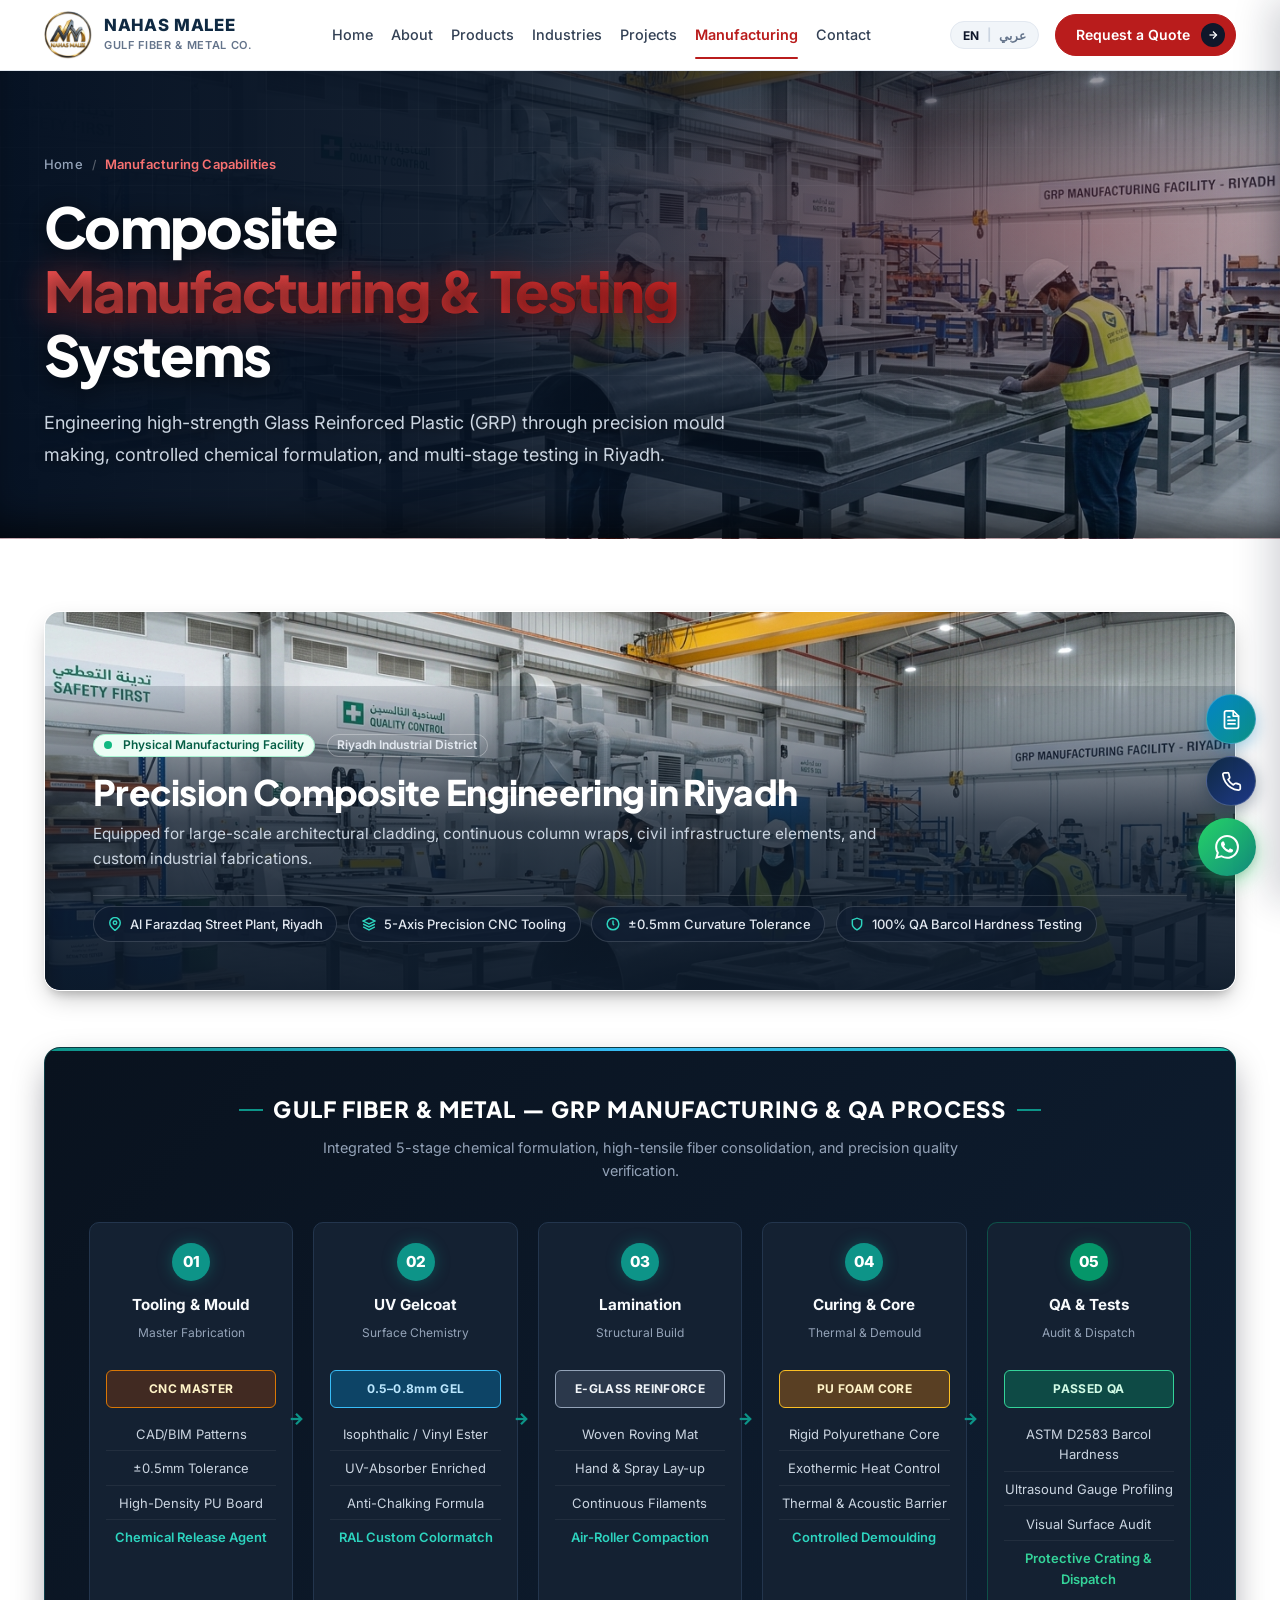
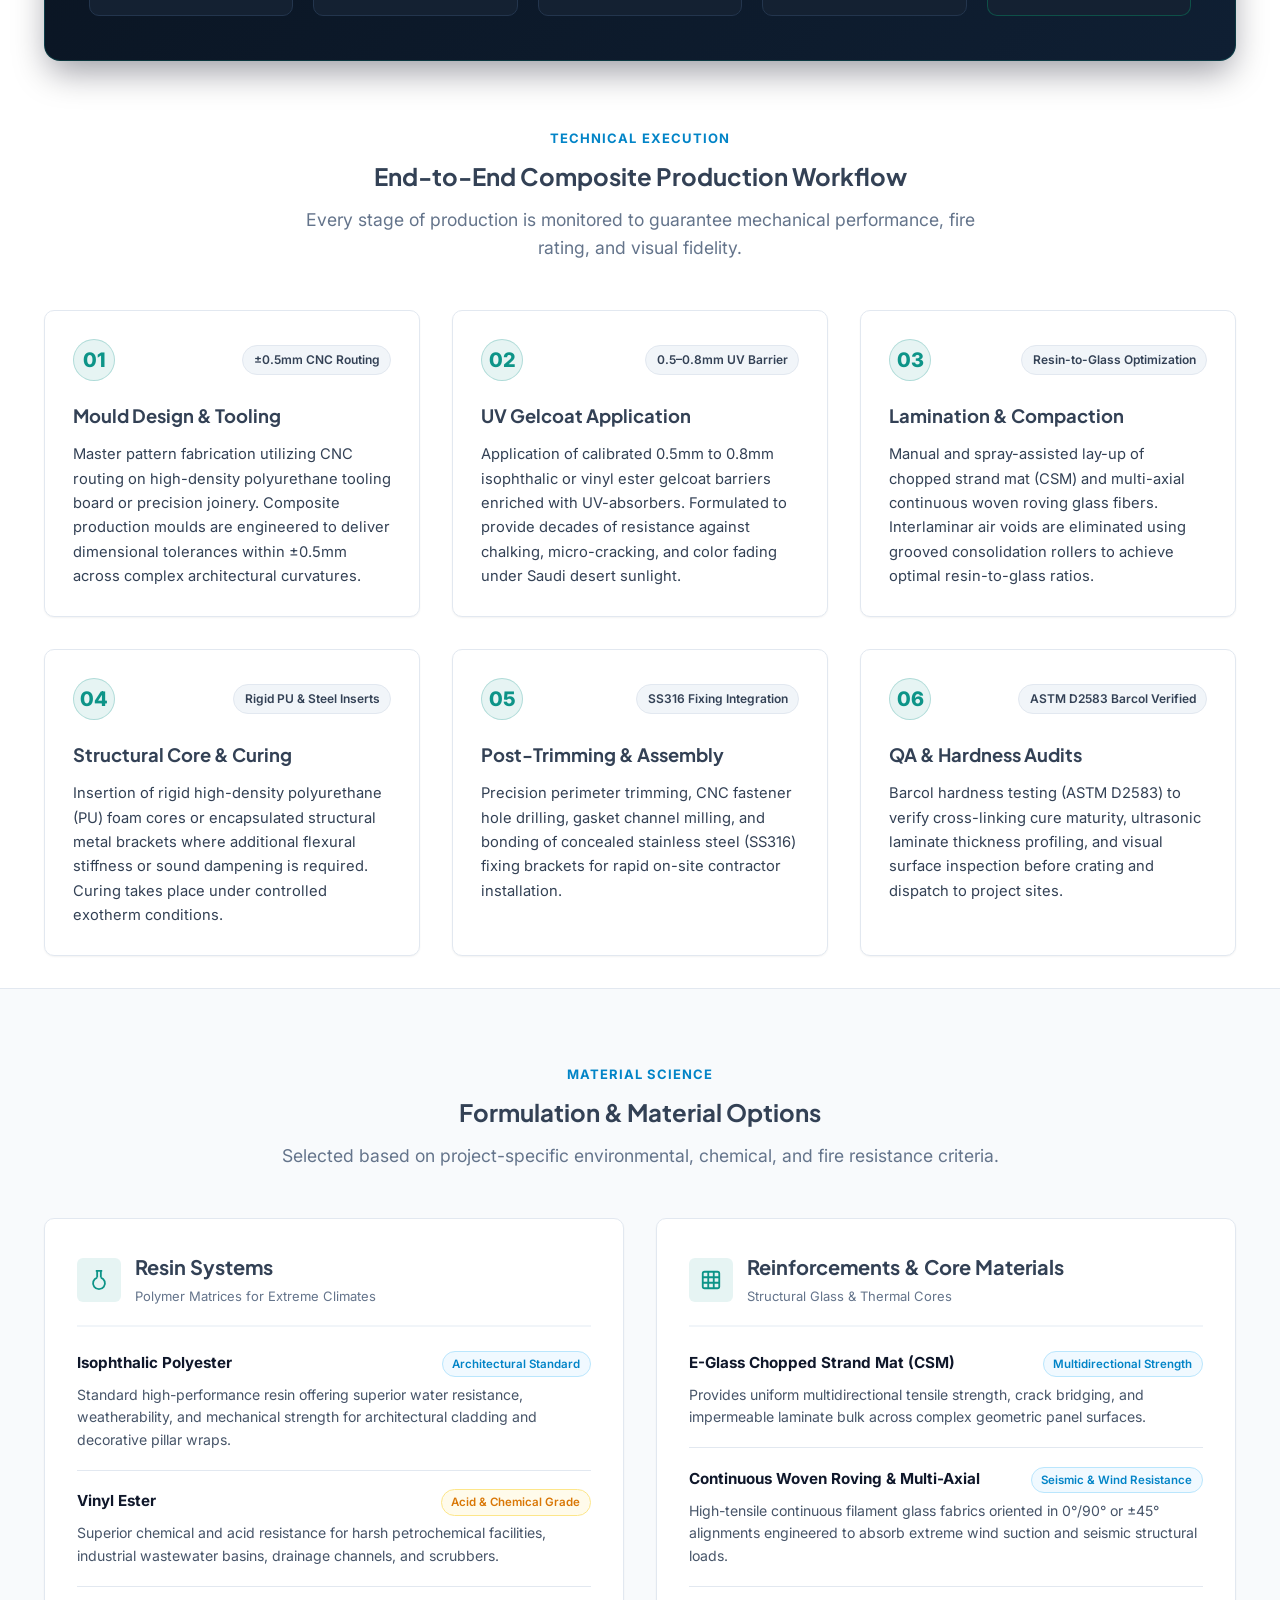
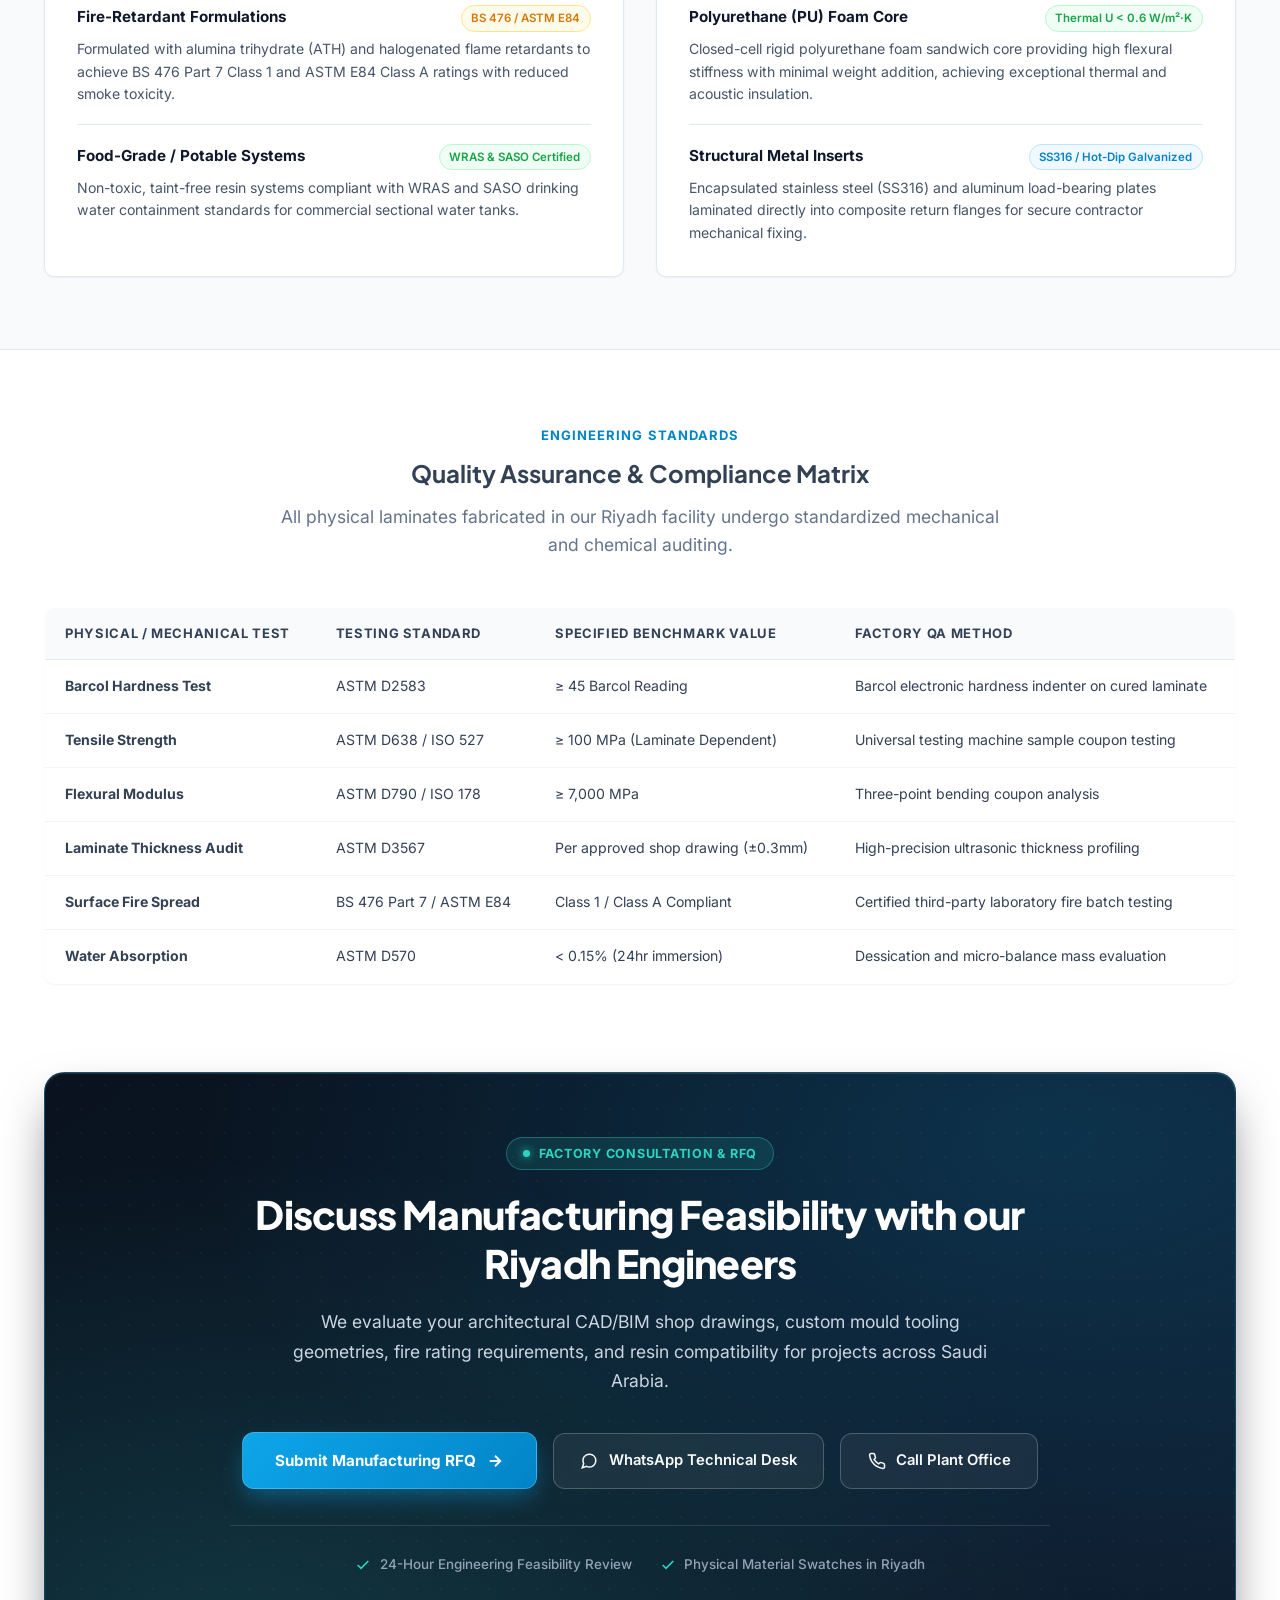
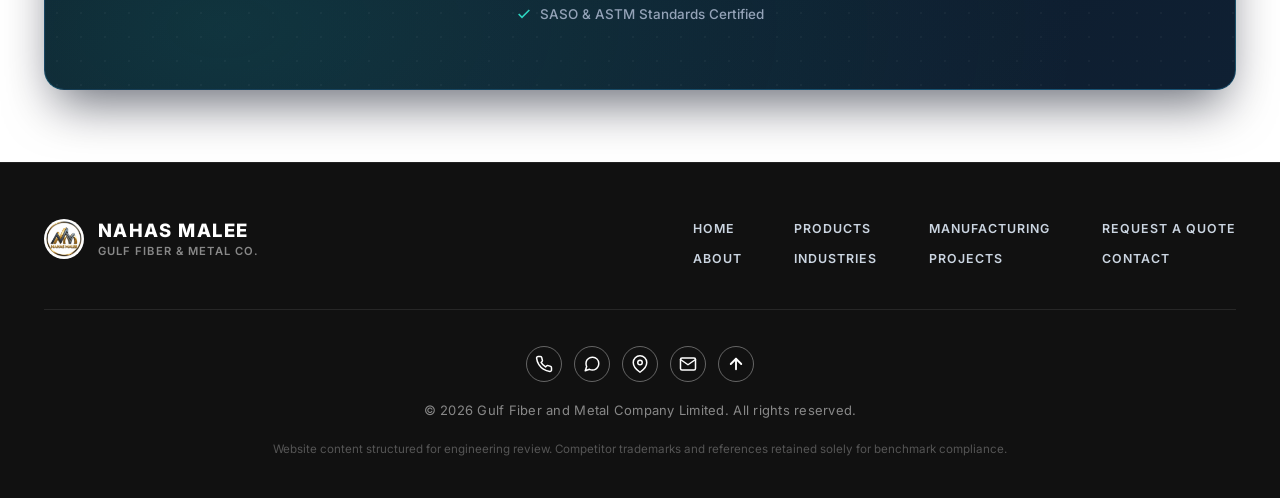
<file: manufacturing.html>
<!DOCTYPE html>
<html lang="en" dir="ltr">
<head>
  <meta charset="UTF-8">
  <meta name="viewport" content="width=device-width, initial-scale=1.0">
  <title>Manufacturing Capabilities &amp; Quality Control | Gulf Fiber and Metal Company Limited</title>
  <meta name="description" content="Detailed overview of composite manufacturing processes, CNC mould tooling, resin formulation, lamination, and quality inspection at Gulf Fiber and Metal Company Limited, Riyadh.">

  <!-- Google Fonts: Inter, Plus Jakarta Sans & IBM Plex Sans Arabic -->
  <link rel="preconnect" href="https://fonts.googleapis.com">
  <link rel="preconnect" href="https://fonts.gstatic.com" crossorigin>
  <link href="https://fonts.googleapis.com/css2?family=IBM+Plex+Sans+Arabic:wght@400;500;600;700&family=Inter:wght@400;500;600;700;800&family=Plus+Jakarta+Sans:wght@500;600;700;800&display=swap" rel="stylesheet">

  <!-- Stylesheets -->
  <link rel="stylesheet" href="css/main.css">
  <link rel="stylesheet" href="css/rtl.css">
  <!-- Bulletproof Inline SVG Containment (prevents icon blowout under any network or stylesheet loading state) -->
  <style>
    svg {
      max-width: 100%;
      vertical-align: middle;
      flex-shrink: 0;
    }
    svg:not([width]) {
      width: 20px;
      height: 20px;
      max-width: 24px;
      max-height: 24px;
    }
    .arrow-circle svg, .cta-arrow-circle svg, .quote-arrow-circle svg {
      width: 12px !important;
      height: 12px !important;
    }
    .search-icon {
      width: 18px !important;
      height: 18px !important;
    }
    .cta-feature-item svg, .about-feature-item svg {
      width: 16px !important;
      height: 16px !important;
    }
    .mobile-toggle svg {
      width: 22px !important;
      height: 22px !important;
    }
  </style>
</head>
<body>

  <!-- Minimal Sleek Navigation matching user reference -->
  <header class="site-header">
    <div class="container header-inner">
      <a href="index.html" class="brand-logo" aria-label="Nahas Malee - Gulf Fiber and Metal Company Limited">
        <img src="images/logo-nahas-malee.jpg" alt="Nahas Malee - Gulf Fiber and Metal Logo">
        <div class="brand-info">
          <span class="brand-name" data-i18n="brandName">NAHAS MALEE</span>
          <span class="brand-tagline" data-i18n="brandSub">Gulf Fiber &amp; Metal Co.</span>
        </div>
      </a>
      <nav class="main-nav" aria-label="Main Navigation">
        <a href="index.html" class="nav-link" data-i18n="navHome">Home</a>
        <a href="about.html" class="nav-link" data-i18n="navAbout">About</a>
        <a href="products.html" class="nav-link" data-i18n="navProducts">Products</a>
        <a href="industries.html" class="nav-link" data-i18n="navIndustries">Industries</a>
        <a href="projects.html" class="nav-link" data-i18n="navProjects">Projects</a>
        <a href="manufacturing.html" class="nav-link active" data-i18n="navManufacturing">Manufacturing</a>
        <a href="contact.html" class="nav-link" data-i18n="navContact">Contact</a>
      </nav>
      <div class="header-right">
        <div class="lang-badge">
          <button type="button" class="lang-btn active" data-lang="en">EN</button>
          <span style="color: #CBD5E1;">|</span>
          <button type="button" class="lang-btn" data-lang="ar">عربي</button>
        </div>
        <a href="quote.html" class="btn-header-quote">
          <span data-i18n="requestQuoteNav">Request a Quote</span>
          <span class="arrow-circle">
            <svg width="12" height="12" viewBox="0 0 24 24" fill="none" stroke="currentColor" stroke-width="2.5"><line x1="5" y1="12" x2="19" y2="12"></line><polyline points="12 5 19 12 12 19"></polyline></svg>
          </span>
        </a>
        <button type="button" class="mobile-toggle" id="mobileToggle" aria-label="Toggle navigation menu" aria-expanded="false">
          <span class="icon-hamburger">
            <svg width="22" height="22" viewBox="0 0 24 24" fill="none" stroke="currentColor" stroke-width="2.2" stroke-linecap="round"><line x1="3" y1="6" x2="21" y2="6"></line><line x1="3" y1="12" x2="21" y2="12"></line><line x1="3" y1="18" x2="21" y2="18"></line></svg>
          </span>
          <span class="icon-close">
            <svg width="22" height="22" viewBox="0 0 24 24" fill="none" stroke="currentColor" stroke-width="2.2" stroke-linecap="round"><line x1="18" y1="6" x2="6" y2="18"></line><line x1="6" y1="6" x2="18" y2="18"></line></svg>
          </span>
        </button>
      </div>
    </div>
  </header>

    <!-- Mobile Navigation Backdrop -->
  <div class="mobile-nav-backdrop" id="mobileBackdrop" aria-hidden="true"></div>

  <!-- Mobile Drawer Menu -->
  <aside class="mobile-nav-drawer" id="mobileDrawer" aria-label="Mobile Navigation" aria-hidden="true">
    <div class="drawer-header">
      <a href="index.html" class="drawer-brand" aria-label="Nahas Malee - Gulf Fiber and Metal Company Limited">
        <img src="images/logo-nahas-malee.jpg" alt="Nahas Malee - Gulf Fiber and Metal Logo">
        <div class="brand-info">
          <span class="brand-name" data-i18n="brandName">NAHAS MALEE</span>
          <span class="brand-tagline" data-i18n="brandSub">Gulf Fiber &amp; Metal Co.</span>
        </div>
      </a>
      <button type="button" class="drawer-close-btn" id="mobileDrawerClose" aria-label="Close navigation menu">
        <svg width="20" height="20" viewBox="0 0 24 24" fill="none" stroke="currentColor" stroke-width="2.2" stroke-linecap="round" stroke-linejoin="round"><line x1="18" y1="6" x2="6" y2="18"></line><line x1="6" y1="6" x2="18" y2="18"></line></svg>
      </button>
    </div>

    <!-- Language Selector inside Drawer -->
    <div class="drawer-lang-strip">
      <span class="drawer-lang-label" data-i18n="selectLanguage">Language</span>
      <div class="lang-badge">
        <button type="button" class="lang-btn active" data-lang="en">EN</button>
        <span style="color: #CBD5E1;">|</span>
        <button type="button" class="lang-btn" data-lang="ar">عربي</button>
      </div>
    </div>

    <!-- Navigation Links -->
    <nav class="mobile-nav-links">
      <a href="index.html" class="mobile-nav-item">
        <span class="item-icon">
          <svg width="18" height="18" viewBox="0 0 24 24" fill="none" stroke="currentColor" stroke-width="2" stroke-linecap="round" stroke-linejoin="round"><path d="m3 9 9-7 9 7v11a2 2 0 0 1-2 2H5a2 2 0 0 1-2-2z"></path><polyline points="9 22 9 12 15 12 15 22"></polyline></svg>
        </span>
        <span class="item-text" data-i18n="navHome">Home</span>
        <span class="item-arrow">
          <svg width="14" height="14" viewBox="0 0 24 24" fill="none" stroke="currentColor" stroke-width="2"><polyline points="9 18 15 12 9 6"></polyline></svg>
        </span>
      </a>

      <a href="about.html" class="mobile-nav-item">
        <span class="item-icon">
          <svg width="18" height="18" viewBox="0 0 24 24" fill="none" stroke="currentColor" stroke-width="2" stroke-linecap="round" stroke-linejoin="round"><circle cx="12" cy="12" r="10"></circle><line x1="12" y1="16" x2="12" y2="12"></line><line x1="12" y1="8" x2="12.01" y2="8"></line></svg>
        </span>
        <span class="item-text" data-i18n="navAbout">About Us</span>
        <span class="item-arrow">
          <svg width="14" height="14" viewBox="0 0 24 24" fill="none" stroke="currentColor" stroke-width="2"><polyline points="9 18 15 12 9 6"></polyline></svg>
        </span>
      </a>

      <a href="products.html" class="mobile-nav-item">
        <span class="item-icon">
          <svg width="18" height="18" viewBox="0 0 24 24" fill="none" stroke="currentColor" stroke-width="2" stroke-linecap="round" stroke-linejoin="round"><rect x="2" y="7" width="20" height="14" rx="2" ry="2"></rect><path d="M16 21V5a2 2 0 0 0-2-2h-4a2 2 0 0 0-2 2v16"></path></svg>
        </span>
        <span class="item-text" data-i18n="navProducts">Products &amp; Solutions</span>
        <span class="item-arrow">
          <svg width="14" height="14" viewBox="0 0 24 24" fill="none" stroke="currentColor" stroke-width="2"><polyline points="9 18 15 12 9 6"></polyline></svg>
        </span>
      </a>

      <a href="industries.html" class="mobile-nav-item">
        <span class="item-icon">
          <svg width="18" height="18" viewBox="0 0 24 24" fill="none" stroke="currentColor" stroke-width="2" stroke-linecap="round" stroke-linejoin="round"><line x1="18" y1="20" x2="18" y2="10"></line><line x1="12" y1="20" x2="12" y2="4"></line><line x1="6" y1="20" x2="6" y2="14"></line></svg>
        </span>
        <span class="item-text" data-i18n="navIndustries">Industries</span>
        <span class="item-arrow">
          <svg width="14" height="14" viewBox="0 0 24 24" fill="none" stroke="currentColor" stroke-width="2"><polyline points="9 18 15 12 9 6"></polyline></svg>
        </span>
      </a>

      <a href="projects.html" class="mobile-nav-item">
        <span class="item-icon">
          <svg width="18" height="18" viewBox="0 0 24 24" fill="none" stroke="currentColor" stroke-width="2" stroke-linecap="round" stroke-linejoin="round"><polyline points="16 18 22 12 16 6"></polyline><polyline points="8 6 2 12 8 18"></polyline></svg>
        </span>
        <span class="item-text" data-i18n="navProjects">Projects</span>
        <span class="item-arrow">
          <svg width="14" height="14" viewBox="0 0 24 24" fill="none" stroke="currentColor" stroke-width="2"><polyline points="9 18 15 12 9 6"></polyline></svg>
        </span>
      </a>

      <a href="manufacturing.html" class="mobile-nav-item active">
        <span class="item-icon">
          <svg width="18" height="18" viewBox="0 0 24 24" fill="none" stroke="currentColor" stroke-width="2" stroke-linecap="round" stroke-linejoin="round"><circle cx="12" cy="12" r="3"></circle><path d="M19.4 15a1.65 1.65 0 0 0 .33 1.82l.06.06a2 2 0 0 1 0 2.83 2 2 0 0 1-2.83 0l-.06-.06a1.65 1.65 0 0 0-1.82-.33 1.65 1.65 0 0 0-1 1.51V21a2 2 0 0 1-2 2 2 2 0 0 1-2-2v-.09A1.65 1.65 0 0 0 9 19.4a1.65 1.65 0 0 0-1.82.33l-.06.06a2 2 0 0 1-2.83 0 2 2 0 0 1 0-2.83l.06-.06a1.65 1.65 0 0 0 .33-1.82 1.65 1.65 0 0 0-1.51-1H3a2 2 0 0 1-2-2 2 2 0 0 1 2-2h.09A1.65 1.65 0 0 0 4.6 9a1.65 1.65 0 0 0-.33-1.82l-.06-.06a2 2 0 0 1 0-2.83 2 2 0 0 1 2.83 0l.06.06a1.65 1.65 0 0 0 1.82.33H9a1.65 1.65 0 0 0 1-1.51V3a2 2 0 0 1 2-2 2 2 0 0 1 2 2v.09a1.65 1.65 0 0 0 1 1.51 1.65 1.65 0 0 0 1.82-.33l.06-.06a2 2 0 0 1 2.83 0 2 2 0 0 1 0 2.83l-.06.06a1.65 1.65 0 0 0-.33 1.82V9a1.65 1.65 0 0 0 1.51 1H21a2 2 0 0 1 2 2 2 2 0 0 1-2 2h-.09a1.65 1.65 0 0 0-1.51 1z"></path></svg>
        </span>
        <span class="item-text" data-i18n="navManufacturing">Manufacturing</span>
        <span class="item-arrow">
          <svg width="14" height="14" viewBox="0 0 24 24" fill="none" stroke="currentColor" stroke-width="2"><polyline points="9 18 15 12 9 6"></polyline></svg>
        </span>
      </a>

      <a href="contact.html" class="mobile-nav-item">
        <span class="item-icon">
          <svg width="18" height="18" viewBox="0 0 24 24" fill="none" stroke="currentColor" stroke-width="2" stroke-linecap="round" stroke-linejoin="round"><path d="M22 16.92v3a2 2 0 0 1-2.18 2 19.79 19.79 0 0 1-8.63-3.07 19.5 19.5 0 0 1-6-6 19.79 19.79 0 0 1-3.07-8.67A2 2 0 0 1 4.11 2h3a2 2 0 0 1 2 1.72c.127.96.362 1.903.7 2.81a2 2 0 0 1-.45 2.11L8.09 9.91a16 16 0 0 0 6 6l1.27-1.27a2 2 0 0 1 2.11-.45c.907.338 1.85.573 2.81.7A2 2 0 0 1 22 16.92z"></path></svg>
        </span>
        <span class="item-text" data-i18n="navContact">Contact Us</span>
        <span class="item-arrow">
          <svg width="14" height="14" viewBox="0 0 24 24" fill="none" stroke="currentColor" stroke-width="2"><polyline points="9 18 15 12 9 6"></polyline></svg>
        </span>
      </a>
    </nav>

    <!-- Prominent Quote CTA -->
    <div class="drawer-cta-wrapper">
      <a href="quote.html" class="drawer-quote-btn">
        <span data-i18n="requestQuoteDrawer">Request an Engineering Quote</span>
        <span class="arrow-circle">
          <svg width="13" height="13" viewBox="0 0 24 24" fill="none" stroke="currentColor" stroke-width="2.5"><line x1="5" y1="12" x2="19" y2="12"></line><polyline points="12 5 19 12 12 19"></polyline></svg>
        </span>
      </a>
    </div>

    <!-- Quick Direct Contact Links -->
    <div class="drawer-contact-footer">
      <div class="drawer-contact-title" data-i18n="quickContact">Direct Inquiries</div>
      <div class="drawer-contact-grid">
        <a href="https://wa.me/966500000000" target="_blank" rel="noopener noreferrer" class="drawer-contact-card whatsapp">
          <svg width="18" height="18" viewBox="0 0 24 24" fill="currentColor"><path d="M17.472 14.382c-.297-.149-1.758-.867-2.03-.967-.273-.099-.471-.148-.67.15-.197.297-.767.966-.94 1.164-.173.199-.347.223-.644.075-.297-.15-1.255-.463-2.39-1.475-.883-.788-1.48-1.761-1.653-2.059-.173-.297-.018-.458.13-.606.134-.133.298-.347.446-.52.149-.174.198-.298.298-.497.099-.198.05-.371-.025-.52-.075-.149-.669-1.612-.916-2.207-.242-.579-.487-.5-.669-.51-.173-.008-.371-.01-.57-.01-.198 0-.52.074-.792.372-.272.297-1.04 1.016-1.04 2.479 0 1.462 1.065 2.875 1.213 3.074.149.198 2.096 3.2 5.077 4.487.709.306 1.262.489 1.694.625.712.227 1.36.195 1.871.118.571-.085 1.758-.719 2.006-1.413.248-.694.248-1.289.173-1.413-.074-.124-.272-.198-.57-.347m-5.421 7.403h-.004a9.87 9.87 0 01-5.031-1.378l-.361-.214-3.741.982.998-3.648-.235-.374a9.86 9.86 0 01-1.51-5.26c.001-5.45 4.436-9.884 9.888-9.884 2.64 0 5.122 1.03 6.988 2.898a9.825 9.825 0 012.893 6.994c-.003 5.45-4.437 9.884-9.885 9.884m8.413-18.297A11.815 11.815 0 0012.05 0C5.495 0 .16 5.335.157 11.892c0 2.096.547 4.142 1.588 5.945L.057 24l6.305-1.654a11.882 11.882 0 005.683 1.448h.005c6.554 0 11.89-5.335 11.893-11.893a11.821 11.821 0 00-3.48-8.413z"/></svg>
          <span>WhatsApp</span>
        </a>
        <a href="tel:+966500000000" class="drawer-contact-card phone">
          <svg width="18" height="18" viewBox="0 0 24 24" fill="none" stroke="currentColor" stroke-width="2" stroke-linecap="round" stroke-linejoin="round"><path d="M22 16.92v3a2 2 0 0 1-2.18 2 19.79 19.79 0 0 1-8.63-3.07 19.5 19.5 0 0 1-6-6 19.79 19.79 0 0 1-3.07-8.67A2 2 0 0 1 4.11 2h3a2 2 0 0 1 2 1.72c.127.96.362 1.903.7 2.81a2 2 0 0 1-.45 2.11L8.09 9.91a16 16 0 0 0 6 6l1.27-1.27a2 2 0 0 1 2.11-.45c.907.338 1.85.573 2.81.7A2 2 0 0 1 22 16.92z"></path></svg>
          <span data-i18n="directCall">Call Directly</span>
        </a>
      </div>
      <div class="drawer-location-tag">
        <svg width="14" height="14" viewBox="0 0 24 24" fill="none" stroke="currentColor" stroke-width="2"><path d="M21 10c0 7-9 13-9 13s-9-6-9-13a9 9 0 0 1 18 0z"></path><circle cx="12" cy="10" r="3"></circle></svg>
        <span data-i18n="factoryLocation">Al Farazdaq St, Riyadh, Saudi Arabia</span>
      </div>
    </div>
  </aside>

  <!-- Page Hero Banner -->
  <div class="page-hero page-hero-manufacturing">
    <div class="container">
      <div class="page-hero-header reveal-up">
        <div class="hero-breadcrumb">
          <a href="index.html">Home</a>
          <span class="breadcrumb-sep">/</span>
          <span class="breadcrumb-current">Manufacturing Capabilities</span>
        </div>
        <h1>
          Composite <em>Manufacturing &amp; Testing</em> Systems
        </h1>
        <p class="section-lead">
          Engineering high-strength Glass Reinforced Plastic (GRP) through precision mould making, controlled chemical formulation, and multi-stage testing in Riyadh.
        </p>
      </div>
    </div>
  </div>

  <!-- Process Diagram Showcase -->
  <section class="section" style="padding-bottom: 2rem;">
    <div class="container">
      
      <!-- Facility Showcase Banner -->
      <div class="mfg-facility-banner">
        <img src="images/hero-factory.jpg" alt="Riyadh GRP Composite Manufacturing Facility" class="mfg-facility-img">
        <div class="mfg-facility-overlay">
          <div class="mfg-facility-badge-row">
            <span class="badge badge-verified">
              <span class="pulse-dot" style="display:inline-block; width:8px; height:8px; border-radius:50%; background:#10B981; margin-right:6px;"></span>
              Physical Manufacturing Facility
            </span>
            <span class="badge badge-outline" style="border-color: rgba(255,255,255,0.3); color: #E2E8F0;">Riyadh Industrial District</span>
          </div>
          <h2 class="mfg-facility-title">Precision Composite Engineering in Riyadh</h2>
          <p class="mfg-facility-desc">
            Equipped for large-scale architectural cladding, continuous column wraps, civil infrastructure elements, and custom industrial fabrications.
          </p>
          <div class="mfg-facility-tags reveal-up">
            <div class="mfg-facility-tag">
              <svg width="16" height="16" viewBox="0 0 24 24" fill="none" stroke="currentColor" stroke-width="2.5"><path d="M21 10c0 7-9 13-9 13s-9-6-9-13a9 9 0 0 1 18 0z"/><circle cx="12" cy="10" r="3"/></svg>
              <span>Al Farazdaq Street Plant, Riyadh</span>
            </div>
            <div class="mfg-facility-tag">
              <svg width="16" height="16" viewBox="0 0 24 24" fill="none" stroke="currentColor" stroke-width="2.5"><polygon points="12 2 2 7 12 12 22 7 12 2"></polygon><polyline points="2 17 12 22 22 17"></polyline><polyline points="2 12 12 17 22 12"></polyline></svg>
              <span>5-Axis Precision CNC Tooling</span>
            </div>
            <div class="mfg-facility-tag">
              <svg width="16" height="16" viewBox="0 0 24 24" fill="none" stroke="currentColor" stroke-width="2.5"><circle cx="12" cy="12" r="10"></circle><polyline points="12 6 12 12 14 14"></polyline></svg>
              <span>±0.5mm Curvature Tolerance</span>
            </div>
            <div class="mfg-facility-tag">
              <svg width="16" height="16" viewBox="0 0 24 24" fill="none" stroke="currentColor" stroke-width="2.5"><path d="M12 22s8-4 8-10V5l-8-3-8 3v7c0 6 8 10 8 10z"></path></svg>
              <span>100% QA Barcol Hardness Testing</span>
            </div>
          </div>
        </div>
      </div>

      <!-- Responsive GRP Process Architecture (Replaces static unreadable SVG with mobile-first cards) -->
      <div class="mfg-process-wrapper">
        <div class="mfg-process-header">
          <h3>Gulf Fiber &amp; Metal — GRP Manufacturing &amp; QA Process</h3>
          <p>Integrated 5-stage chemical formulation, high-tensile fiber consolidation, and precision quality verification.</p>
        </div>

        <div class="mfg-pipeline-grid">
          <!-- Stage 1 -->
          <div class="mfg-pipeline-card">
            <div class="mfg-pipeline-step-head">
              <div class="mfg-pipeline-node">01</div>
              <div class="mfg-pipeline-title">Tooling &amp; Mould</div>
              <div class="mfg-pipeline-sub">Master Fabrication</div>
            </div>
            <div class="mfg-pipeline-tag-badge badge-tag-orange">CNC MASTER</div>
            <ul class="mfg-pipeline-details">
              <li>CAD/BIM Patterns</li>
              <li>±0.5mm Tolerance</li>
              <li>High-Density PU Board</li>
              <li>Chemical Release Agent</li>
            </ul>
            <div class="mfg-pipeline-arrow" aria-hidden="true">
              <svg width="18" height="18" viewBox="0 0 24 24" fill="none" stroke="currentColor" stroke-width="3"><line x1="5" y1="12" x2="19" y2="12"></line><polyline points="12 5 19 12 12 19"></polyline></svg>
            </div>
          </div>

          <!-- Stage 2 -->
          <div class="mfg-pipeline-card">
            <div class="mfg-pipeline-step-head">
              <div class="mfg-pipeline-node">02</div>
              <div class="mfg-pipeline-title">UV Gelcoat</div>
              <div class="mfg-pipeline-sub">Surface Chemistry</div>
            </div>
            <div class="mfg-pipeline-tag-badge badge-tag-blue">0.5–0.8mm GEL</div>
            <ul class="mfg-pipeline-details">
              <li>Isophthalic / Vinyl Ester</li>
              <li>UV-Absorber Enriched</li>
              <li>Anti-Chalking Formula</li>
              <li>RAL Custom Colormatch</li>
            </ul>
            <div class="mfg-pipeline-arrow" aria-hidden="true">
              <svg width="18" height="18" viewBox="0 0 24 24" fill="none" stroke="currentColor" stroke-width="3"><line x1="5" y1="12" x2="19" y2="12"></line><polyline points="12 5 19 12 12 19"></polyline></svg>
            </div>
          </div>

          <!-- Stage 3 -->
          <div class="mfg-pipeline-card">
            <div class="mfg-pipeline-step-head">
              <div class="mfg-pipeline-node">03</div>
              <div class="mfg-pipeline-title">Lamination</div>
              <div class="mfg-pipeline-sub">Structural Build</div>
            </div>
            <div class="mfg-pipeline-tag-badge badge-tag-slate">E-GLASS REINFORCE</div>
            <ul class="mfg-pipeline-details">
              <li>Woven Roving Mat</li>
              <li>Hand &amp; Spray Lay-up</li>
              <li>Continuous Filaments</li>
              <li>Air-Roller Compaction</li>
            </ul>
            <div class="mfg-pipeline-arrow" aria-hidden="true">
              <svg width="18" height="18" viewBox="0 0 24 24" fill="none" stroke="currentColor" stroke-width="3"><line x1="5" y1="12" x2="19" y2="12"></line><polyline points="12 5 19 12 12 19"></polyline></svg>
            </div>
          </div>

          <!-- Stage 4 -->
          <div class="mfg-pipeline-card">
            <div class="mfg-pipeline-step-head">
              <div class="mfg-pipeline-node">04</div>
              <div class="mfg-pipeline-title">Curing &amp; Core</div>
              <div class="mfg-pipeline-sub">Thermal &amp; Demould</div>
            </div>
            <div class="mfg-pipeline-tag-badge badge-tag-amber">PU FOAM CORE</div>
            <ul class="mfg-pipeline-details">
              <li>Rigid Polyurethane Core</li>
              <li>Exothermic Heat Control</li>
              <li>Thermal &amp; Acoustic Barrier</li>
              <li>Controlled Demoulding</li>
            </ul>
            <div class="mfg-pipeline-arrow" aria-hidden="true">
              <svg width="18" height="18" viewBox="0 0 24 24" fill="none" stroke="currentColor" stroke-width="3"><line x1="5" y1="12" x2="19" y2="12"></line><polyline points="12 5 19 12 12 19"></polyline></svg>
            </div>
          </div>

          <!-- Stage 5 -->
          <div class="mfg-pipeline-card stage-5">
            <div class="mfg-pipeline-step-head">
              <div class="mfg-pipeline-node">05</div>
              <div class="mfg-pipeline-title">QA &amp; Tests</div>
              <div class="mfg-pipeline-sub">Audit &amp; Dispatch</div>
            </div>
            <div class="mfg-pipeline-tag-badge badge-tag-green">PASSED QA</div>
            <ul class="mfg-pipeline-details">
              <li>ASTM D2583 Barcol Hardness</li>
              <li>Ultrasound Gauge Profiling</li>
              <li>Visual Surface Audit</li>
              <li>Protective Crating &amp; Dispatch</li>
            </ul>
          </div>
        </div>
      </div>

      <!-- Section Header: Technical Execution -->
      <div class="section-header text-center">
        <span class="section-eyebrow">Technical Execution</span>
        <h2>End-to-End Composite Production Workflow</h2>
        <p class="section-lead">Every stage of production is monitored to guarantee mechanical performance, fire rating, and visual fidelity.</p>
      </div>

      <!-- 6 Production Workflow Cards -->
      <div class="grid-3">
        <!-- Step 1 -->
        <div class="mfg-step-card reveal-up">
          <div class="mfg-step-card-top">
            <span class="mfg-step-number">01</span>
            <span class="mfg-step-badge">±0.5mm CNC Routing</span>
          </div>
          <h3 class="mfg-step-title">Mould Design &amp; Tooling</h3>
          <p class="mfg-step-desc">
            Master pattern fabrication utilizing CNC routing on high-density polyurethane tooling board or precision joinery. Composite production moulds are engineered to deliver dimensional tolerances within ±0.5mm across complex architectural curvatures.
          </p>
        </div>

        <!-- Step 2 -->
        <div class="mfg-step-card reveal-up">
          <div class="mfg-step-card-top">
            <span class="mfg-step-number">02</span>
            <span class="mfg-step-badge">0.5–0.8mm UV Barrier</span>
          </div>
          <h3 class="mfg-step-title">UV Gelcoat Application</h3>
          <p class="mfg-step-desc">
            Application of calibrated 0.5mm to 0.8mm isophthalic or vinyl ester gelcoat barriers enriched with UV-absorbers. Formulated to provide decades of resistance against chalking, micro-cracking, and color fading under Saudi desert sunlight.
          </p>
        </div>

        <!-- Step 3 -->
        <div class="mfg-step-card reveal-up">
          <div class="mfg-step-card-top">
            <span class="mfg-step-number">03</span>
            <span class="mfg-step-badge">Resin-to-Glass Optimization</span>
          </div>
          <h3 class="mfg-step-title">Lamination &amp; Compaction</h3>
          <p class="mfg-step-desc">
            Manual and spray-assisted lay-up of chopped strand mat (CSM) and multi-axial continuous woven roving glass fibers. Interlaminar air voids are eliminated using grooved consolidation rollers to achieve optimal resin-to-glass ratios.
          </p>
        </div>

        <!-- Step 4 -->
        <div class="mfg-step-card reveal-up">
          <div class="mfg-step-card-top">
            <span class="mfg-step-number">04</span>
            <span class="mfg-step-badge">Rigid PU &amp; Steel Inserts</span>
          </div>
          <h3 class="mfg-step-title">Structural Core &amp; Curing</h3>
          <p class="mfg-step-desc">
            Insertion of rigid high-density polyurethane (PU) foam cores or encapsulated structural metal brackets where additional flexural stiffness or sound dampening is required. Curing takes place under controlled exotherm conditions.
          </p>
        </div>

        <!-- Step 5 -->
        <div class="mfg-step-card reveal-up">
          <div class="mfg-step-card-top">
            <span class="mfg-step-number">05</span>
            <span class="mfg-step-badge">SS316 Fixing Integration</span>
          </div>
          <h3 class="mfg-step-title">Post-Trimming &amp; Assembly</h3>
          <p class="mfg-step-desc">
            Precision perimeter trimming, CNC fastener hole drilling, gasket channel milling, and bonding of concealed stainless steel (SS316) fixing brackets for rapid on-site contractor installation.
          </p>
        </div>

        <!-- Step 6 -->
        <div class="mfg-step-card reveal-up">
          <div class="mfg-step-card-top">
            <span class="mfg-step-number">06</span>
            <span class="mfg-step-badge">ASTM D2583 Barcol Verified</span>
          </div>
          <h3 class="mfg-step-title">QA &amp; Hardness Audits</h3>
          <p class="mfg-step-desc">
            Barcol hardness testing (ASTM D2583) to verify cross-linking cure maturity, ultrasonic laminate thickness profiling, and visual surface inspection before crating and dispatch to project sites.
          </p>
        </div>
      </div>
    </div>
  </section>

  <!-- Material Matrix Section -->
  <section class="section section-subtle">
    <div class="container">
      <div class="section-header text-center">
        <span class="section-eyebrow">Material Science</span>
        <h2>Formulation &amp; Material Options</h2>
        <p class="section-lead">Selected based on project-specific environmental, chemical, and fire resistance criteria.</p>
      </div>

      <div class="grid-2 stagger-grid">
        <!-- Resin Systems Card -->
        <div class="mfg-material-card reveal-up">
          <div class="mfg-material-header">
            <div class="mfg-material-icon">
              <svg width="22" height="22" viewBox="0 0 24 24" fill="none" stroke="currentColor" stroke-width="2"><path d="M10 2v7.31M14 2v7.31M8.5 2h7M14 9.3a6.5 6.5 0 1 1-4 0"/></svg>
            </div>
            <div>
              <h3 class="mfg-material-title">Resin Systems</h3>
              <span style="font-size: 0.8125rem; color: #64748B;">Polymer Matrices for Extreme Climates</span>
            </div>
          </div>
          <ul class="mfg-material-list">
            <li class="mfg-material-item">
              <div class="mfg-material-item-head">
                <span class="mfg-material-name">Isophthalic Polyester</span>
                <span class="mfg-material-pill">Architectural Standard</span>
              </div>
              <p class="mfg-material-text">
                Standard high-performance resin offering superior water resistance, weatherability, and mechanical strength for architectural cladding and decorative pillar wraps.
              </p>
            </li>
            <li class="mfg-material-item">
              <div class="mfg-material-item-head">
                <span class="mfg-material-name">Vinyl Ester</span>
                <span class="mfg-material-pill pill-amber">Acid &amp; Chemical Grade</span>
              </div>
              <p class="mfg-material-text">
                Superior chemical and acid resistance for harsh petrochemical facilities, industrial wastewater basins, drainage channels, and scrubbers.
              </p>
            </li>
            <li class="mfg-material-item">
              <div class="mfg-material-item-head">
                <span class="mfg-material-name">Fire-Retardant Formulations</span>
                <span class="mfg-material-pill pill-amber">BS 476 / ASTM E84</span>
              </div>
              <p class="mfg-material-text">
                Formulated with alumina trihydrate (ATH) and halogenated flame retardants to achieve BS 476 Part 7 Class 1 and ASTM E84 Class A ratings with reduced smoke toxicity.
              </p>
            </li>
            <li class="mfg-material-item">
              <div class="mfg-material-item-head">
                <span class="mfg-material-name">Food-Grade / Potable Systems</span>
                <span class="mfg-material-pill pill-green">WRAS &amp; SASO Certified</span>
              </div>
              <p class="mfg-material-text">
                Non-toxic, taint-free resin systems compliant with WRAS and SASO drinking water containment standards for commercial sectional water tanks.
              </p>
            </li>
          </ul>
        </div>

        <!-- Reinforcements & Core Materials Card -->
        <div class="mfg-material-card reveal-up">
          <div class="mfg-material-header">
            <div class="mfg-material-icon">
              <svg width="20" height="20" viewBox="0 0 24 24" fill="none" stroke="currentColor" stroke-width="2"><rect x="3" y="3" width="18" height="18" rx="2"/><path d="M3 9h18M3 15h18M9 3v18M15 3v18"/></svg>
            </div>
            <div>
              <h3 class="mfg-material-title">Reinforcements &amp; Core Materials</h3>
              <span style="font-size: 0.8125rem; color: #64748B;">Structural Glass &amp; Thermal Cores</span>
            </div>
          </div>
          <ul class="mfg-material-list">
            <li class="mfg-material-item">
              <div class="mfg-material-item-head">
                <span class="mfg-material-name">E-Glass Chopped Strand Mat (CSM)</span>
                <span class="mfg-material-pill">Multidirectional Strength</span>
              </div>
              <p class="mfg-material-text">
                Provides uniform multidirectional tensile strength, crack bridging, and impermeable laminate bulk across complex geometric panel surfaces.
              </p>
            </li>
            <li class="mfg-material-item">
              <div class="mfg-material-item-head">
                <span class="mfg-material-name">Continuous Woven Roving &amp; Multi-Axial</span>
                <span class="mfg-material-pill">Seismic &amp; Wind Resistance</span>
              </div>
              <p class="mfg-material-text">
                High-tensile continuous filament glass fabrics oriented in 0°/90° or ±45° alignments engineered to absorb extreme wind suction and seismic structural loads.
              </p>
            </li>
            <li class="mfg-material-item">
              <div class="mfg-material-item-head">
                <span class="mfg-material-name">Polyurethane (PU) Foam Core</span>
                <span class="mfg-material-pill pill-green">Thermal U &lt; 0.6 W/m²·K</span>
              </div>
              <p class="mfg-material-text">
                Closed-cell rigid polyurethane foam sandwich core providing high flexural stiffness with minimal weight addition, achieving exceptional thermal and acoustic insulation.
              </p>
            </li>
            <li class="mfg-material-item">
              <div class="mfg-material-item-head">
                <span class="mfg-material-name">Structural Metal Inserts</span>
                <span class="mfg-material-pill">SS316 / Hot-Dip Galvanized</span>
              </div>
              <p class="mfg-material-text">
                Encapsulated stainless steel (SS316) and aluminum load-bearing plates laminated directly into composite return flanges for secure contractor mechanical fixing.
              </p>
            </li>
          </ul>
        </div>
      </div>
    </div>
  </section>

  <!-- Quality Assurance Testing Matrix Section -->
  <section class="section">
    <div class="container">
      <div class="section-header text-center">
        <span class="section-eyebrow">Engineering Standards</span>
        <h2>Quality Assurance &amp; Compliance Matrix</h2>
        <p class="section-lead">All physical laminates fabricated in our Riyadh facility undergo standardized mechanical and chemical auditing.</p>
      </div>

      <div class="table-responsive reveal-up">
        <table class="mfg-qa-table">
          <thead>
            <tr>
              <th>Physical / Mechanical Test</th>
              <th>Testing Standard</th>
              <th>Specified Benchmark Value</th>
              <th>Factory QA Method</th>
            </tr>
          </thead>
          <tbody>
            <tr>
              <td><strong>Barcol Hardness Test</strong></td>
              <td>ASTM D2583</td>
              <td>&ge; 45 Barcol Reading</td>
              <td>Barcol electronic hardness indenter on cured laminate</td>
            </tr>
            <tr>
              <td><strong>Tensile Strength</strong></td>
              <td>ASTM D638 / ISO 527</td>
              <td>&ge; 100 MPa (Laminate Dependent)</td>
              <td>Universal testing machine sample coupon testing</td>
            </tr>
            <tr>
              <td><strong>Flexural Modulus</strong></td>
              <td>ASTM D790 / ISO 178</td>
              <td>&ge; 7,000 MPa</td>
              <td>Three-point bending coupon analysis</td>
            </tr>
            <tr>
              <td><strong>Laminate Thickness Audit</strong></td>
              <td>ASTM D3567</td>
              <td>Per approved shop drawing (&plusmn;0.3mm)</td>
              <td>High-precision ultrasonic thickness profiling</td>
            </tr>
            <tr>
              <td><strong>Surface Fire Spread</strong></td>
              <td>BS 476 Part 7 / ASTM E84</td>
              <td>Class 1 / Class A Compliant</td>
              <td>Certified third-party laboratory fire batch testing</td>
            </tr>
            <tr>
              <td><strong>Water Absorption</strong></td>
              <td>ASTM D570</td>
              <td>&lt; 0.15% (24hr immersion)</td>
              <td>Dessication and micro-balance mass evaluation</td>
            </tr>
          </tbody>
        </table>
      </div>
    </div>
  </section>

    <!-- Technical Inquiry Callout -->
  <section class="section" style="padding-top: 1rem;">
    <div class="container">
      <div class="mfg-cta-box reveal-scale">
        <div class="mfg-cta-mesh"></div>
        <div class="mfg-cta-inner">
          <span class="mfg-cta-badge">
            <span class="pulse-dot"></span>
            Factory Consultation &amp; RFQ
          </span>
          <h2 class="mfg-cta-title">Discuss Manufacturing Feasibility with our Riyadh Engineers</h2>
          <p class="mfg-cta-lead">
            We evaluate your architectural CAD/BIM shop drawings, custom mould tooling geometries, fire rating requirements, and resin compatibility for projects across Saudi Arabia.
          </p>
          <div class="mfg-cta-actions">
            <a href="quote.html" class="btn btn-mfg-primary">
              <span>Submit Manufacturing RFQ</span>
              <svg width="16" height="16" viewBox="0 0 24 24" fill="none" stroke="currentColor" stroke-width="2.5"><line x1="5" y1="12" x2="19" y2="12"></line><polyline points="12 5 19 12 12 19"></polyline></svg>
            </a>
            <a href="https://wa.me/966500000000" target="_blank" rel="noopener noreferrer" class="btn btn-mfg-secondary">
              <svg width="18" height="18" viewBox="0 0 24 24" fill="none" stroke="currentColor" stroke-width="2"><path d="M21 11.5a8.38 8.38 0 0 1-.9 3.8 8.5 8.5 0 0 1-7.6 4.7 8.38 8.38 0 0 1-3.8-.9L3 21l1.9-5.7a8.38 8.38 0 0 1-.9-3.8 8.5 8.5 0 0 1 4.7-7.6 8.38 8.38 0 0 1 3.8-.9h.5a8.48 8.48 0 0 1 8 8v.5z"/></svg>
              <span>WhatsApp Technical Desk</span>
            </a>
            <a href="tel:+966110000000" class="btn btn-mfg-secondary">
              <svg width="18" height="18" viewBox="0 0 24 24" fill="none" stroke="currentColor" stroke-width="2"><path d="M22 16.92v3a2 2 0 0 1-2.18 2 19.79 19.79 0 0 1-8.63-3.07 19.5 19.5 0 0 1-6-6 19.79 19.79 0 0 1-3.07-8.67A2 2 0 0 1 4.11 2h3a2 2 0 0 1 2 1.72c.127.96.362 1.903.7 2.81a2 2 0 0 1-.45 2.11L8.09 9.91a16 16 0 0 0 6 6l1.27-1.27a2 2 0 0 1 2.11-.45c.907.338 1.85.573 2.81.7A2 2 0 0 1 22 16.92z"/></svg>
              <span>Call Plant Office</span>
            </a>
          </div>
          <div class="mfg-cta-trust">
            <div class="mfg-trust-item">
              <svg width="16" height="16" viewBox="0 0 24 24" fill="none" stroke="currentColor" stroke-width="2.5"><polyline points="20 6 9 17 4 12"></polyline></svg>
              <span>24-Hour Engineering Feasibility Review</span>
            </div>
            <div class="mfg-trust-item">
              <svg width="16" height="16" viewBox="0 0 24 24" fill="none" stroke="currentColor" stroke-width="2.5"><polyline points="20 6 9 17 4 12"></polyline></svg>
              <span>Physical Material Swatches in Riyadh</span>
            </div>
            <div class="mfg-trust-item">
              <svg width="16" height="16" viewBox="0 0 24 24" fill="none" stroke="currentColor" stroke-width="2.5"><polyline points="20 6 9 17 4 12"></polyline></svg>
              <span>SASO &amp; ASTM Standards Certified</span>
            </div>
          </div>
        </div>
      </div>
    </div>
  </section>

  <!-- Minimal Dark Footer (Matches Reference Aesthetic) -->
  <footer class="site-footer">
    <div class="container">
      <div class="footer-top-row">
        <div class="footer-brand-block">
          <a href="index.html" class="footer-brand-link">
            <img src="images/logo-nahas-malee.jpg" alt="Nahas Malee Logo" class="footer-brand-logo-img">
            <div class="footer-brand-text">
              <span class="footer-brand-title" data-i18n="brandName">NAHAS MALEE</span>
              <span class="footer-brand-slogan" data-i18n="brandSub">GULF FIBER &amp; METAL CO.</span>
            </div>
          </a>
        </div>

        <nav class="footer-nav-columns" aria-label="Footer Navigation">
          <div class="footer-nav-col">
            <a href="index.html" data-i18n="navHome">Home</a>
            <a href="about.html" data-i18n="navAbout">About Us</a>
          </div>
          <div class="footer-nav-col">
            <a href="products.html" data-i18n="navProducts">Products</a>
            <a href="industries.html" data-i18n="navIndustries">Industries</a>
          </div>
          <div class="footer-nav-col">
            <a href="manufacturing.html" data-i18n="navManufacturing">Manufacturing</a>
            <a href="projects.html" data-i18n="navProjects">Projects</a>
          </div>
          <div class="footer-nav-col">
            <a href="quote.html" data-i18n="requestQuoteNav">Request Quote</a>
            <a href="contact.html" data-i18n="navContact">Contact Us</a>
          </div>
        </nav>
      </div>

      <div class="footer-divider-line"></div>

      <div class="footer-bottom-centered">
        <div class="footer-social-circles">
          <a href="tel:+966110000000" class="footer-circle-btn" aria-label="Phone" title="+966 11 000 0000">
            <svg width="15" height="15" viewBox="0 0 24 24" fill="none" stroke="currentColor" stroke-width="2" stroke-linecap="round" stroke-linejoin="round"><path d="M22 16.92v3a2 2 0 0 1-2.18 2 19.79 19.79 0 0 1-8.63-3.07 19.5 19.5 0 0 1-6-6 19.79 19.79 0 0 1-3.07-8.67A2 2 0 0 1 4.11 2h3a2 2 0 0 1 2 1.72c.127.96.362 1.903.7 2.81a2 2 0 0 1-.45 2.11L8.09 9.91a16 16 0 0 0 6 6l1.27-1.27a2 2 0 0 1 2.11-.45c.907.338 1.85.573 2.81.7A2 2 0 0 1 22 16.92z"/></svg>
          </a>
          <a href="https://wa.me/966500000000" target="_blank" rel="noopener noreferrer" class="footer-circle-btn" aria-label="WhatsApp" title="WhatsApp: +966 50 000 0000">
            <svg width="15" height="15" viewBox="0 0 24 24" fill="none" stroke="currentColor" stroke-width="2" stroke-linecap="round" stroke-linejoin="round"><path d="M21 11.5a8.38 8.38 0 0 1-.9 3.8 8.5 8.5 0 0 1-7.6 4.7 8.38 8.38 0 0 1-3.8-.9L3 21l1.9-5.7a8.38 8.38 0 0 1-.9-3.8 8.5 8.5 0 0 1 4.7-7.6 8.38 8.38 0 0 1 3.8-.9h.5a8.48 8.48 0 0 1 8 8v.5z"/></svg>
          </a>
          <a href="https://maps.app.goo.gl/xMrUYhAomJYPqUns5" target="_blank" rel="noopener noreferrer" class="footer-circle-btn" aria-label="Google Maps" title="Al Farazdaq St, Riyadh Location">
            <svg width="15" height="15" viewBox="0 0 24 24" fill="none" stroke="currentColor" stroke-width="2" stroke-linecap="round" stroke-linejoin="round"><path d="M21 10c0 7-9 13-9 13s-9-6-9-13a9 9 0 0 1 18 0z"/><circle cx="12" cy="10" r="3"/></svg>
          </a>
          <a href="mailto:info@gulffiber.sa" class="footer-circle-btn" aria-label="Email" title="info@gulffiber.sa">
            <svg width="15" height="15" viewBox="0 0 24 24" fill="none" stroke="currentColor" stroke-width="2" stroke-linecap="round" stroke-linejoin="round"><path d="M4 4h16c1.1 0 2 .9 2 2v12c0 1.1-.9 2-2 2H4c-1.1 0-2-.9-2-2V6c0-1.1.9-2 2-2z"/><polyline points="22,6 12,13 2,6"/></svg>
          </a>
          <button type="button" class="footer-circle-btn" onclick="window.scrollTo({top: 0, behavior: 'smooth'})" aria-label="Back to top" title="Scroll to top">
            <svg width="14" height="14" viewBox="0 0 24 24" fill="none" stroke="currentColor" stroke-width="2.5" stroke-linecap="round" stroke-linejoin="round"><line x1="12" y1="19" x2="12" y2="5"/><polyline points="5 12 12 5 19 12"/></svg>
          </button>
        </div>

        <p class="footer-copyright-text" data-i18n="footerCopyright">&copy; 2026 Gulf Fiber and Metal Company Limited. All rights reserved.</p>
        <p class="footer-compliance-text" data-i18n="legalNotice">Al Farazdaq St, Riyadh, KSA &bull; Engineering review benchmark framework</p>
      </div>
    </div>
  </footer>

  <!-- Floating Action Buttons (WhatsApp, Phone, Quote, Scroll to Top) -->
  <div class="floating-actions" id="floatingActions" role="region" aria-label="Quick Contact &amp; Actions">
    <button type="button" class="fab-btn fab-btn-top" id="fabScrollTop" aria-label="Back to top" data-i18n-title="fabScrollTop" title="Back to top">
      <svg width="18" height="18" viewBox="0 0 24 24" fill="none" stroke="currentColor" stroke-width="2.5" stroke-linecap="round" stroke-linejoin="round">
        <line x1="12" y1="19" x2="12" y2="5"></line>
        <polyline points="5 12 12 5 19 12"></polyline>
      </svg>
      <span class="fab-tooltip" data-i18n="fabScrollTop">Back to Top</span>
    </button>

    <a href="quote.html" class="fab-btn fab-btn-quote" aria-label="Request a Quote" data-i18n-title="fabQuote" title="Request a Quote">
      <svg width="20" height="20" viewBox="0 0 24 24" fill="none" stroke="currentColor" stroke-width="2" stroke-linecap="round" stroke-linejoin="round">
        <path d="M14 2H6a2 2 0 0 0-2 2v16a2 2 0 0 0 2 2h12a2 2 0 0 0 2-2V8z"></path>
        <polyline points="14 2 14 8 20 8"></polyline>
        <line x1="16" y1="13" x2="8" y2="13"></line>
        <line x1="16" y1="17" x2="8" y2="17"></line>
        <polyline points="10 9 9 9 8 9"></polyline>
      </svg>
      <span class="fab-tooltip" data-i18n="fabQuote">Request Quote</span>
    </a>

    <a href="tel:+966500000000" class="fab-btn fab-btn-phone" aria-label="Call +966 50 000 0000" data-i18n-title="fabPhone" title="Call Us: +966 50 000 0000">
      <svg width="20" height="20" viewBox="0 0 24 24" fill="none" stroke="currentColor" stroke-width="2" stroke-linecap="round" stroke-linejoin="round">
        <path d="M22 16.92v3a2 2 0 0 1-2.18 2 19.79 19.79 0 0 1-8.63-3.07 19.5 19.5 0 0 1-6-6 19.79 19.79 0 0 1-3.07-8.67A2 2 0 0 1 4.11 2h3a2 2 0 0 1 2 1.72c.127.96.362 1.903.7 2.81a2 2 0 0 1-.45 2.11L8.09 9.91a16 16 0 0 0 6 6l1.27-1.27a2 2 0 0 1 2.11-.45c.907.338 1.85.573 2.81.7A2 2 0 0 1 22 16.92z"></path>
      </svg>
      <span class="fab-tooltip" data-i18n="fabPhone">Call Us: +966 50 000 0000</span>
    </a>

    <a href="https://wa.me/966500000000?text=Hello%20Gulf%20Fiber%20and%20Metal%20Company.%20I%20would%20like%20to%20inquire%20about%20GRP%20products." target="_blank" rel="noopener noreferrer" class="fab-btn fab-btn-whatsapp" aria-label="Chat on WhatsApp" data-i18n-title="fabWhatsApp" title="Chat on WhatsApp">
      <span class="fab-pulse"></span>
      <svg width="28" height="28" viewBox="0 0 24 24" fill="currentColor">
        <path d="M17.472 14.382c-.297-.149-1.758-.867-2.03-.967-.273-.099-.471-.148-.67.15-.197.297-.767.966-.94 1.164-.173.199-.347.223-.644.075-.297-.15-1.255-.463-2.39-1.475-.883-.788-1.48-1.761-1.653-2.059-.173-.297-.018-.458.13-.606.134-.133.298-.347.446-.52.149-.174.198-.298.298-.497.099-.198.05-.371-.025-.52-.075-.149-.669-1.612-.916-2.207-.242-.579-.487-.5-.669-.51-.173-.008-.371-.01-.57-.01-.198 0-.52.074-.792.372-.272.297-1.04 1.016-1.04 2.479 0 1.462 1.065 2.875 1.213 3.074.149.198 2.096 3.2 5.077 4.487.709.306 1.262.489 1.694.625.712.227 1.36.195 1.871.118.571-.085 1.758-.719 2.006-1.413.248-.694.248-1.289.173-1.413-.074-.124-.272-.198-.57-.347m-5.421 7.403h-.004a9.87 9.87 0 01-5.031-1.378l-.361-.214-3.741.982.998-3.648-.235-.374a9.86 9.86 0 01-1.51-5.26c.001-5.45 4.436-9.884 9.888-9.884 2.64 0 5.122 1.03 6.988 2.898a9.825 9.825 0 012.893 6.994c-.003 5.45-4.437 9.884-9.885 9.884m8.413-18.297A11.815 11.815 0 0012.05 0C5.495 0 .16 5.335.157 11.892c0 2.096.547 4.142 1.588 5.945L.057 24l6.305-1.654a11.882 11.882 0 005.683 1.448h.005c6.554 0 11.89-5.335 11.893-11.893a11.821 11.821 0 00-3.48-8.413z"/>
      </svg>
      <span class="fab-tooltip" data-i18n="fabWhatsApp">Chat on WhatsApp</span>
    </a>
  </div>

  <!-- Scripts -->
  <script src="js/products-data.js"></script>
  <script src="js/i18n.js"></script>
  <script src="js/main.js"></script>
</body>
</html>
</file>
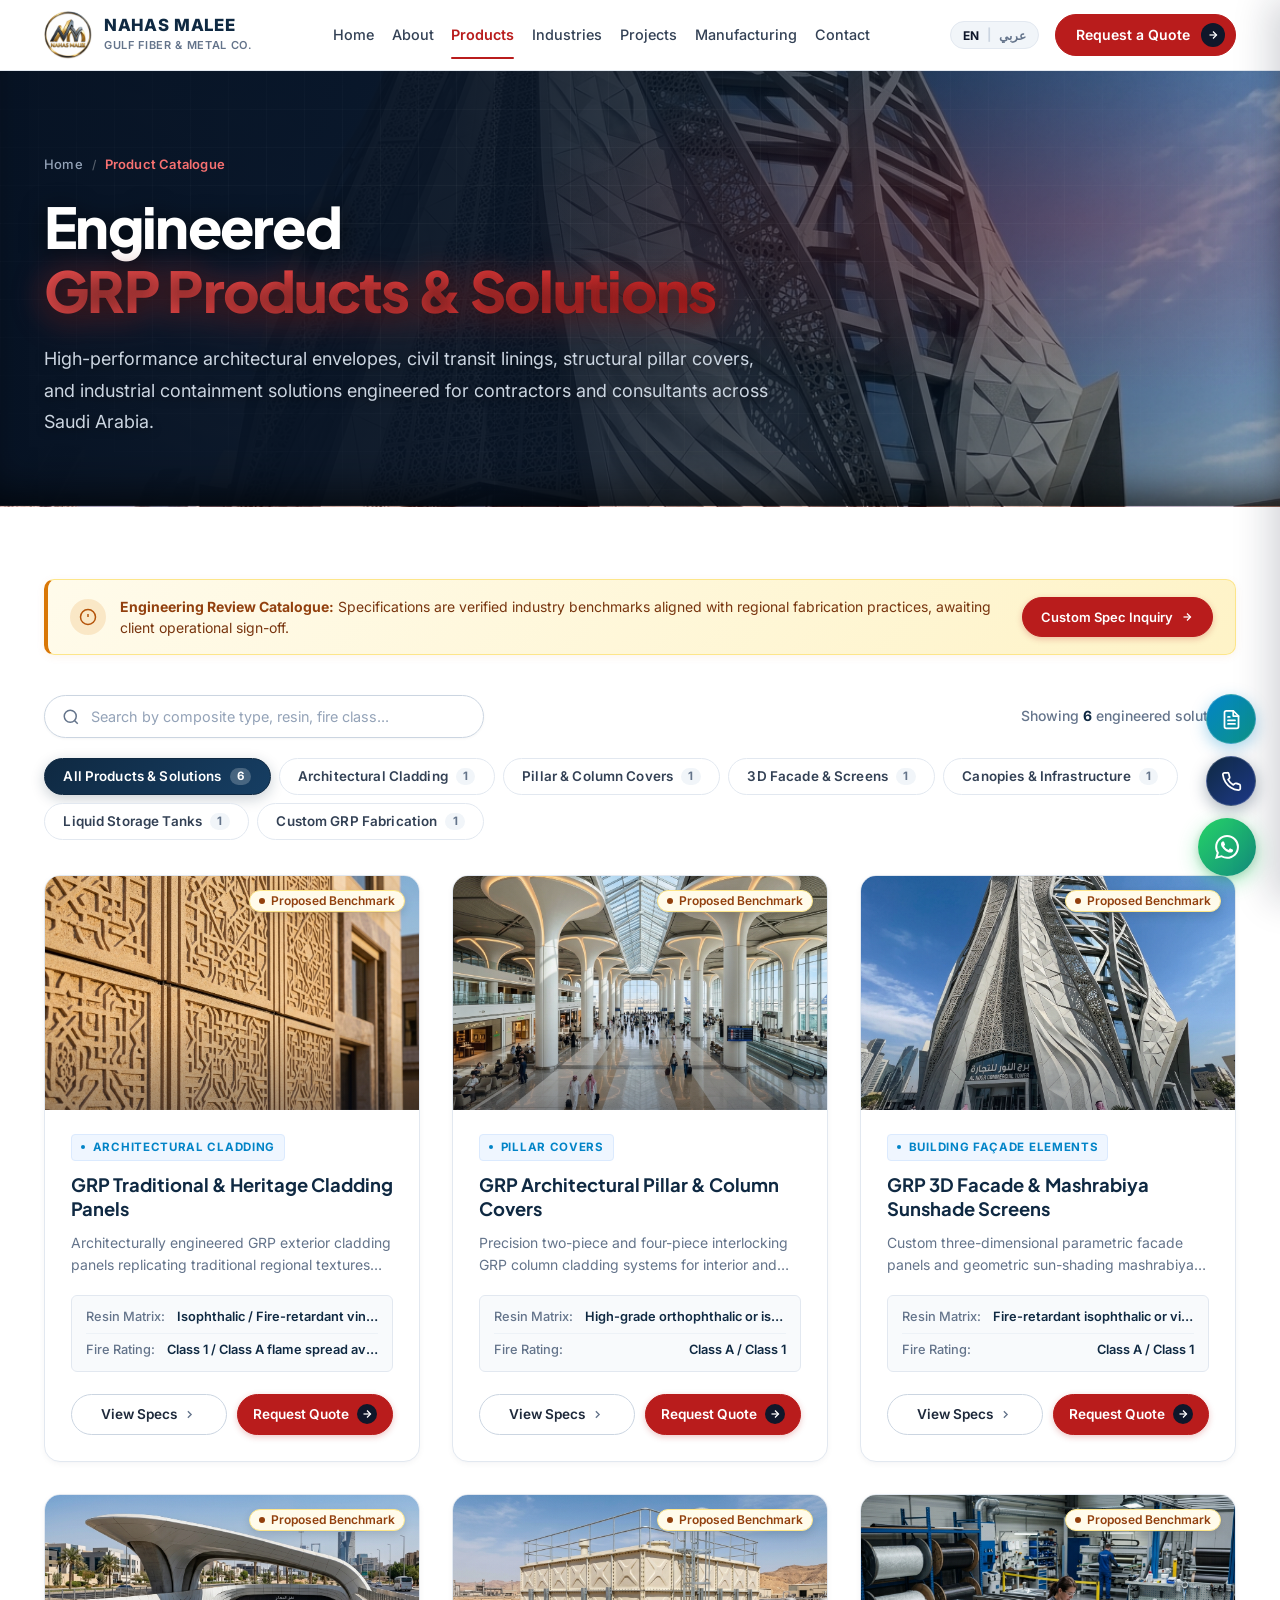
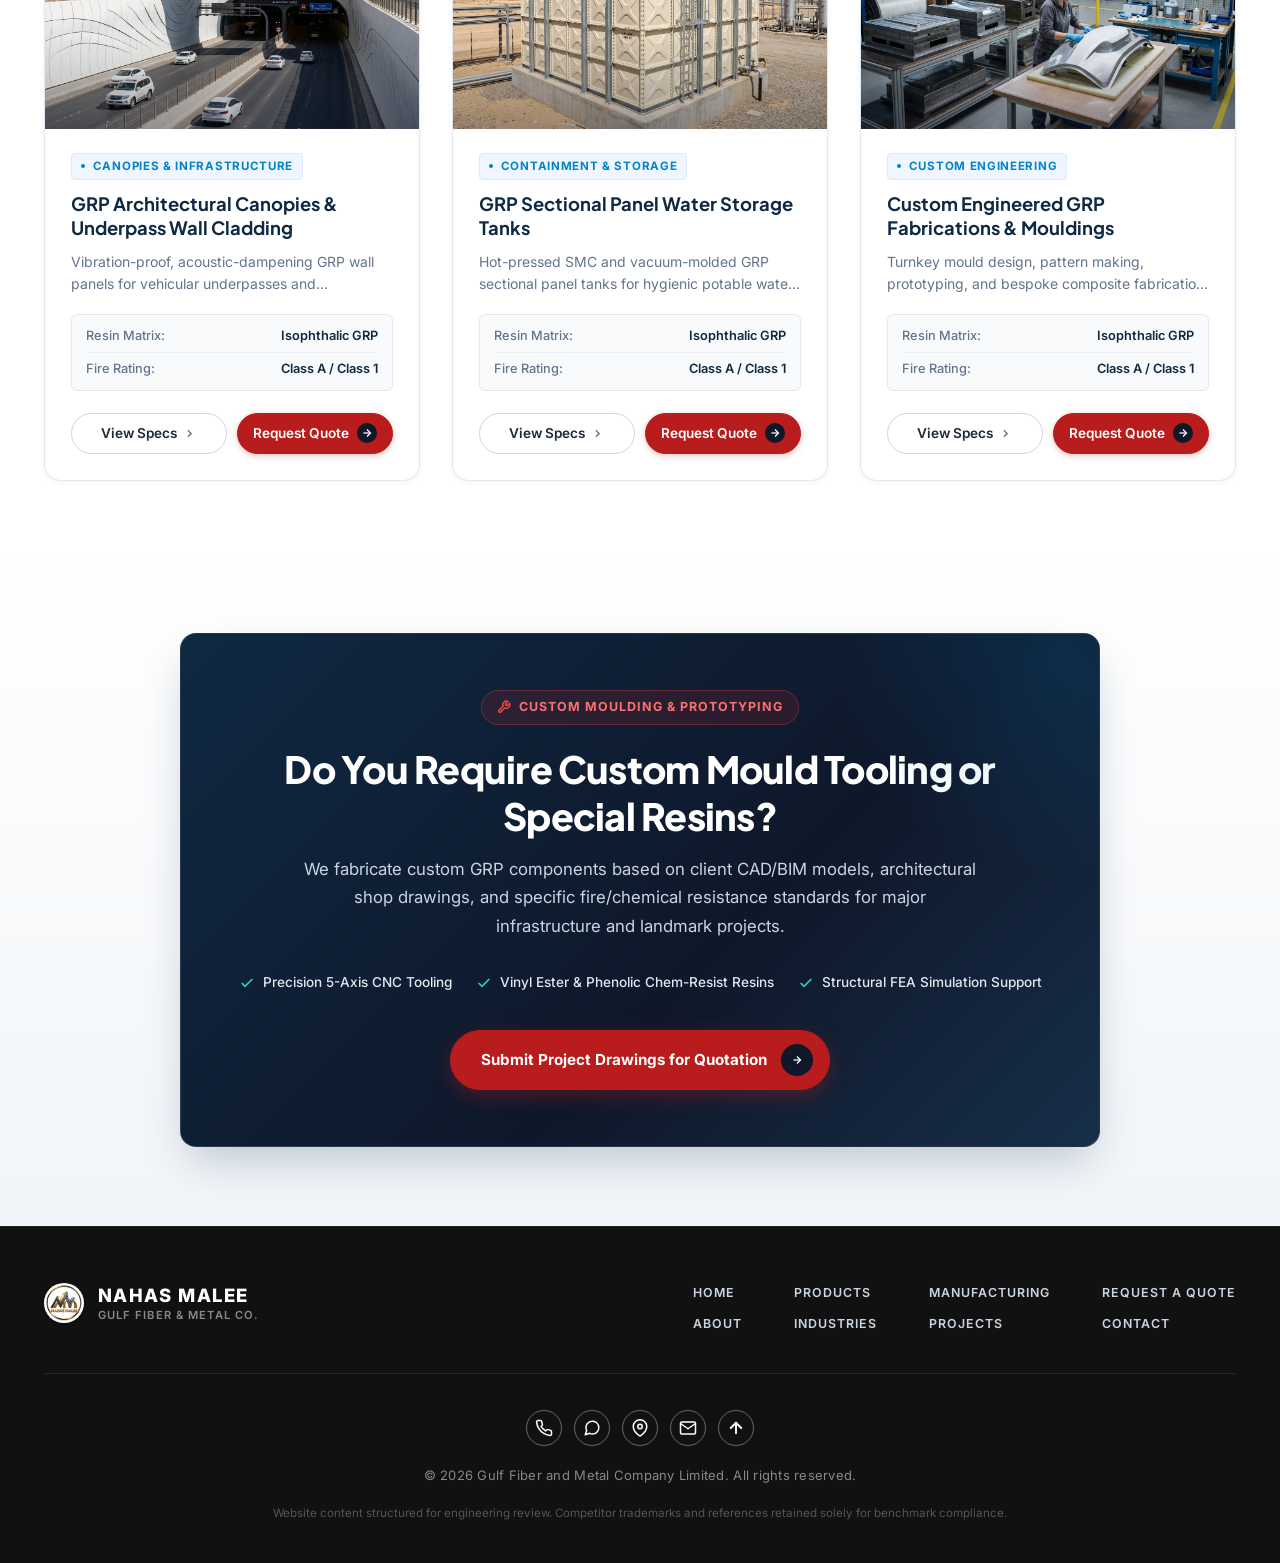
<file: products.html>
<!DOCTYPE html>
<html lang="en" dir="ltr">
<head>
  <meta charset="UTF-8">
  <meta name="viewport" content="width=device-width, initial-scale=1.0">
  <title>Product Catalogue &amp; Technical Solutions | Gulf Fiber and Metal Company Limited</title>
  <meta name="description" content="Explore Gulf Fiber and Metal Company's full range of GRP cladding, architectural pillar covers, 3D facades, underpass wall panels, sectional water tanks, and custom composite solutions in Riyadh.">

  <!-- Google Fonts: Inter, Plus Jakarta Sans & IBM Plex Sans Arabic -->
  <link rel="preconnect" href="https://fonts.googleapis.com">
  <link rel="preconnect" href="https://fonts.gstatic.com" crossorigin>
  <link href="https://fonts.googleapis.com/css2?family=IBM+Plex+Sans+Arabic:wght@400;500;600;700&family=Inter:wght@400;500;600;700;800&family=Plus+Jakarta+Sans:wght@500;600;700;800&display=swap" rel="stylesheet">

  <!-- Stylesheets -->
  <link rel="stylesheet" href="css/main.css">
  <link rel="stylesheet" href="css/rtl.css">

  <!-- Bulletproof Inline SVG Containment (prevents icon blowout under any network or stylesheet loading state) -->
  <style>
    svg {
      max-width: 100%;
      vertical-align: middle;
      flex-shrink: 0;
    }
    svg:not([width]) {
      width: 20px;
      height: 20px;
      max-width: 24px;
      max-height: 24px;
    }
    .arrow-circle svg, .cta-arrow-circle svg, .quote-arrow-circle svg {
      width: 12px !important;
      height: 12px !important;
    }
    .search-icon {
      width: 18px !important;
      height: 18px !important;
    }
    .cta-feature-item svg, .about-feature-item svg {
      width: 16px !important;
      height: 16px !important;
    }
    .mobile-toggle svg {
      width: 22px !important;
      height: 22px !important;
    }
  </style>
</head>
<body>

  <!-- Minimal Sleek Navigation matching user reference -->
  <header class="site-header">
    <div class="container header-inner">
      <a href="index.html" class="brand-logo" aria-label="Nahas Malee - Gulf Fiber and Metal Company Limited">
        <img src="images/logo-nahas-malee.jpg" alt="Nahas Malee - Gulf Fiber and Metal Logo">
        <div class="brand-info">
          <span class="brand-name" data-i18n="brandName">NAHAS MALEE</span>
          <span class="brand-tagline" data-i18n="brandSub">Gulf Fiber &amp; Metal Co.</span>
        </div>
      </a>
      <nav class="main-nav" aria-label="Main Navigation">
        <a href="index.html" class="nav-link" data-i18n="navHome">Home</a>
        <a href="about.html" class="nav-link" data-i18n="navAbout">About</a>
        <a href="products.html" class="nav-link active" data-i18n="navProducts">Products</a>
        <a href="industries.html" class="nav-link" data-i18n="navIndustries">Industries</a>
        <a href="projects.html" class="nav-link" data-i18n="navProjects">Projects</a>
        <a href="manufacturing.html" class="nav-link" data-i18n="navManufacturing">Manufacturing</a>
        <a href="contact.html" class="nav-link" data-i18n="navContact">Contact</a>
      </nav>
      <div class="header-right">
        <div class="lang-badge">
          <button type="button" class="lang-btn active" data-lang="en">EN</button>
          <span style="color: #CBD5E1;">|</span>
          <button type="button" class="lang-btn" data-lang="ar">عربي</button>
        </div>
        <a href="quote.html" class="btn-header-quote">
          <span data-i18n="requestQuoteNav">Request a Quote</span>
          <span class="arrow-circle">
            <svg width="12" height="12" viewBox="0 0 24 24" fill="none" stroke="currentColor" stroke-width="2.5"><line x1="5" y1="12" x2="19" y2="12"></line><polyline points="12 5 19 12 12 19"></polyline></svg>
          </span>
        </a>
        <button type="button" class="mobile-toggle" id="mobileToggle" aria-label="Toggle navigation menu" aria-expanded="false">
          <span class="icon-hamburger">
            <svg width="22" height="22" viewBox="0 0 24 24" fill="none" stroke="currentColor" stroke-width="2.2" stroke-linecap="round"><line x1="3" y1="6" x2="21" y2="6"></line><line x1="3" y1="12" x2="21" y2="12"></line><line x1="3" y1="18" x2="21" y2="18"></line></svg>
          </span>
          <span class="icon-close">
            <svg width="22" height="22" viewBox="0 0 24 24" fill="none" stroke="currentColor" stroke-width="2.2" stroke-linecap="round"><line x1="18" y1="6" x2="6" y2="18"></line><line x1="6" y1="6" x2="18" y2="18"></line></svg>
          </span>
        </button>
      </div>
    </div>
  </header>

    <!-- Mobile Navigation Backdrop -->
  <div class="mobile-nav-backdrop" id="mobileBackdrop" aria-hidden="true"></div>

  <!-- Mobile Drawer Menu -->
  <aside class="mobile-nav-drawer" id="mobileDrawer" aria-label="Mobile Navigation" aria-hidden="true">
    <div class="drawer-header">
      <a href="index.html" class="drawer-brand" aria-label="Nahas Malee - Gulf Fiber and Metal Company Limited">
        <img src="images/logo-nahas-malee.jpg" alt="Nahas Malee - Gulf Fiber and Metal Logo">
        <div class="brand-info">
          <span class="brand-name" data-i18n="brandName">NAHAS MALEE</span>
          <span class="brand-tagline" data-i18n="brandSub">Gulf Fiber &amp; Metal Co.</span>
        </div>
      </a>
      <button type="button" class="drawer-close-btn" id="mobileDrawerClose" aria-label="Close navigation menu">
        <svg width="20" height="20" viewBox="0 0 24 24" fill="none" stroke="currentColor" stroke-width="2.2" stroke-linecap="round" stroke-linejoin="round"><line x1="18" y1="6" x2="6" y2="18"></line><line x1="6" y1="6" x2="18" y2="18"></line></svg>
      </button>
    </div>

    <!-- Language Selector inside Drawer -->
    <div class="drawer-lang-strip">
      <span class="drawer-lang-label" data-i18n="selectLanguage">Language</span>
      <div class="lang-badge">
        <button type="button" class="lang-btn active" data-lang="en">EN</button>
        <span style="color: #CBD5E1;">|</span>
        <button type="button" class="lang-btn" data-lang="ar">عربي</button>
      </div>
    </div>

    <!-- Navigation Links -->
    <nav class="mobile-nav-links">
      <a href="index.html" class="mobile-nav-item">
        <span class="item-icon">
          <svg width="18" height="18" viewBox="0 0 24 24" fill="none" stroke="currentColor" stroke-width="2" stroke-linecap="round" stroke-linejoin="round"><path d="m3 9 9-7 9 7v11a2 2 0 0 1-2 2H5a2 2 0 0 1-2-2z"></path><polyline points="9 22 9 12 15 12 15 22"></polyline></svg>
        </span>
        <span class="item-text" data-i18n="navHome">Home</span>
        <span class="item-arrow">
          <svg width="14" height="14" viewBox="0 0 24 24" fill="none" stroke="currentColor" stroke-width="2"><polyline points="9 18 15 12 9 6"></polyline></svg>
        </span>
      </a>

      <a href="about.html" class="mobile-nav-item">
        <span class="item-icon">
          <svg width="18" height="18" viewBox="0 0 24 24" fill="none" stroke="currentColor" stroke-width="2" stroke-linecap="round" stroke-linejoin="round"><circle cx="12" cy="12" r="10"></circle><line x1="12" y1="16" x2="12" y2="12"></line><line x1="12" y1="8" x2="12.01" y2="8"></line></svg>
        </span>
        <span class="item-text" data-i18n="navAbout">About Us</span>
        <span class="item-arrow">
          <svg width="14" height="14" viewBox="0 0 24 24" fill="none" stroke="currentColor" stroke-width="2"><polyline points="9 18 15 12 9 6"></polyline></svg>
        </span>
      </a>

      <a href="products.html" class="mobile-nav-item active">
        <span class="item-icon">
          <svg width="18" height="18" viewBox="0 0 24 24" fill="none" stroke="currentColor" stroke-width="2" stroke-linecap="round" stroke-linejoin="round"><rect x="2" y="7" width="20" height="14" rx="2" ry="2"></rect><path d="M16 21V5a2 2 0 0 0-2-2h-4a2 2 0 0 0-2 2v16"></path></svg>
        </span>
        <span class="item-text" data-i18n="navProducts">Products &amp; Solutions</span>
        <span class="item-arrow">
          <svg width="14" height="14" viewBox="0 0 24 24" fill="none" stroke="currentColor" stroke-width="2"><polyline points="9 18 15 12 9 6"></polyline></svg>
        </span>
      </a>

      <a href="industries.html" class="mobile-nav-item">
        <span class="item-icon">
          <svg width="18" height="18" viewBox="0 0 24 24" fill="none" stroke="currentColor" stroke-width="2" stroke-linecap="round" stroke-linejoin="round"><line x1="18" y1="20" x2="18" y2="10"></line><line x1="12" y1="20" x2="12" y2="4"></line><line x1="6" y1="20" x2="6" y2="14"></line></svg>
        </span>
        <span class="item-text" data-i18n="navIndustries">Industries</span>
        <span class="item-arrow">
          <svg width="14" height="14" viewBox="0 0 24 24" fill="none" stroke="currentColor" stroke-width="2"><polyline points="9 18 15 12 9 6"></polyline></svg>
        </span>
      </a>

      <a href="projects.html" class="mobile-nav-item">
        <span class="item-icon">
          <svg width="18" height="18" viewBox="0 0 24 24" fill="none" stroke="currentColor" stroke-width="2" stroke-linecap="round" stroke-linejoin="round"><polyline points="16 18 22 12 16 6"></polyline><polyline points="8 6 2 12 8 18"></polyline></svg>
        </span>
        <span class="item-text" data-i18n="navProjects">Projects</span>
        <span class="item-arrow">
          <svg width="14" height="14" viewBox="0 0 24 24" fill="none" stroke="currentColor" stroke-width="2"><polyline points="9 18 15 12 9 6"></polyline></svg>
        </span>
      </a>

      <a href="manufacturing.html" class="mobile-nav-item">
        <span class="item-icon">
          <svg width="18" height="18" viewBox="0 0 24 24" fill="none" stroke="currentColor" stroke-width="2" stroke-linecap="round" stroke-linejoin="round"><circle cx="12" cy="12" r="3"></circle><path d="M19.4 15a1.65 1.65 0 0 0 .33 1.82l.06.06a2 2 0 0 1 0 2.83 2 2 0 0 1-2.83 0l-.06-.06a1.65 1.65 0 0 0-1.82-.33 1.65 1.65 0 0 0-1 1.51V21a2 2 0 0 1-2 2 2 2 0 0 1-2-2v-.09A1.65 1.65 0 0 0 9 19.4a1.65 1.65 0 0 0-1.82.33l-.06.06a2 2 0 0 1-2.83 0 2 2 0 0 1 0-2.83l.06-.06a1.65 1.65 0 0 0 .33-1.82 1.65 1.65 0 0 0-1.51-1H3a2 2 0 0 1-2-2 2 2 0 0 1 2-2h.09A1.65 1.65 0 0 0 4.6 9a1.65 1.65 0 0 0-.33-1.82l-.06-.06a2 2 0 0 1 0-2.83 2 2 0 0 1 2.83 0l.06.06a1.65 1.65 0 0 0 1.82.33H9a1.65 1.65 0 0 0 1-1.51V3a2 2 0 0 1 2-2 2 2 0 0 1 2 2v.09a1.65 1.65 0 0 0 1 1.51 1.65 1.65 0 0 0 1.82-.33l.06-.06a2 2 0 0 1 2.83 0 2 2 0 0 1 0 2.83l-.06.06a1.65 1.65 0 0 0-.33 1.82V9a1.65 1.65 0 0 0 1.51 1H21a2 2 0 0 1 2 2 2 2 0 0 1-2 2h-.09a1.65 1.65 0 0 0-1.51 1z"></path></svg>
        </span>
        <span class="item-text" data-i18n="navManufacturing">Manufacturing</span>
        <span class="item-arrow">
          <svg width="14" height="14" viewBox="0 0 24 24" fill="none" stroke="currentColor" stroke-width="2"><polyline points="9 18 15 12 9 6"></polyline></svg>
        </span>
      </a>

      <a href="contact.html" class="mobile-nav-item">
        <span class="item-icon">
          <svg width="18" height="18" viewBox="0 0 24 24" fill="none" stroke="currentColor" stroke-width="2" stroke-linecap="round" stroke-linejoin="round"><path d="M22 16.92v3a2 2 0 0 1-2.18 2 19.79 19.79 0 0 1-8.63-3.07 19.5 19.5 0 0 1-6-6 19.79 19.79 0 0 1-3.07-8.67A2 2 0 0 1 4.11 2h3a2 2 0 0 1 2 1.72c.127.96.362 1.903.7 2.81a2 2 0 0 1-.45 2.11L8.09 9.91a16 16 0 0 0 6 6l1.27-1.27a2 2 0 0 1 2.11-.45c.907.338 1.85.573 2.81.7A2 2 0 0 1 22 16.92z"></path></svg>
        </span>
        <span class="item-text" data-i18n="navContact">Contact Us</span>
        <span class="item-arrow">
          <svg width="14" height="14" viewBox="0 0 24 24" fill="none" stroke="currentColor" stroke-width="2"><polyline points="9 18 15 12 9 6"></polyline></svg>
        </span>
      </a>
    </nav>

    <!-- Prominent Quote CTA -->
    <div class="drawer-cta-wrapper">
      <a href="quote.html" class="drawer-quote-btn">
        <span data-i18n="requestQuoteDrawer">Request an Engineering Quote</span>
        <span class="arrow-circle">
          <svg width="13" height="13" viewBox="0 0 24 24" fill="none" stroke="currentColor" stroke-width="2.5"><line x1="5" y1="12" x2="19" y2="12"></line><polyline points="12 5 19 12 12 19"></polyline></svg>
        </span>
      </a>
    </div>

    <!-- Quick Direct Contact Links -->
    <div class="drawer-contact-footer">
      <div class="drawer-contact-title" data-i18n="quickContact">Direct Inquiries</div>
      <div class="drawer-contact-grid">
        <a href="https://wa.me/966500000000" target="_blank" rel="noopener noreferrer" class="drawer-contact-card whatsapp">
          <svg width="18" height="18" viewBox="0 0 24 24" fill="currentColor"><path d="M17.472 14.382c-.297-.149-1.758-.867-2.03-.967-.273-.099-.471-.148-.67.15-.197.297-.767.966-.94 1.164-.173.199-.347.223-.644.075-.297-.15-1.255-.463-2.39-1.475-.883-.788-1.48-1.761-1.653-2.059-.173-.297-.018-.458.13-.606.134-.133.298-.347.446-.52.149-.174.198-.298.298-.497.099-.198.05-.371-.025-.52-.075-.149-.669-1.612-.916-2.207-.242-.579-.487-.5-.669-.51-.173-.008-.371-.01-.57-.01-.198 0-.52.074-.792.372-.272.297-1.04 1.016-1.04 2.479 0 1.462 1.065 2.875 1.213 3.074.149.198 2.096 3.2 5.077 4.487.709.306 1.262.489 1.694.625.712.227 1.36.195 1.871.118.571-.085 1.758-.719 2.006-1.413.248-.694.248-1.289.173-1.413-.074-.124-.272-.198-.57-.347m-5.421 7.403h-.004a9.87 9.87 0 01-5.031-1.378l-.361-.214-3.741.982.998-3.648-.235-.374a9.86 9.86 0 01-1.51-5.26c.001-5.45 4.436-9.884 9.888-9.884 2.64 0 5.122 1.03 6.988 2.898a9.825 9.825 0 012.893 6.994c-.003 5.45-4.437 9.884-9.885 9.884m8.413-18.297A11.815 11.815 0 0012.05 0C5.495 0 .16 5.335.157 11.892c0 2.096.547 4.142 1.588 5.945L.057 24l6.305-1.654a11.882 11.882 0 005.683 1.448h.005c6.554 0 11.89-5.335 11.893-11.893a11.821 11.821 0 00-3.48-8.413z"/></svg>
          <span>WhatsApp</span>
        </a>
        <a href="tel:+966500000000" class="drawer-contact-card phone">
          <svg width="18" height="18" viewBox="0 0 24 24" fill="none" stroke="currentColor" stroke-width="2" stroke-linecap="round" stroke-linejoin="round"><path d="M22 16.92v3a2 2 0 0 1-2.18 2 19.79 19.79 0 0 1-8.63-3.07 19.5 19.5 0 0 1-6-6 19.79 19.79 0 0 1-3.07-8.67A2 2 0 0 1 4.11 2h3a2 2 0 0 1 2 1.72c.127.96.362 1.903.7 2.81a2 2 0 0 1-.45 2.11L8.09 9.91a16 16 0 0 0 6 6l1.27-1.27a2 2 0 0 1 2.11-.45c.907.338 1.85.573 2.81.7A2 2 0 0 1 22 16.92z"></path></svg>
          <span data-i18n="directCall">Call Directly</span>
        </a>
      </div>
      <div class="drawer-location-tag">
        <svg width="14" height="14" viewBox="0 0 24 24" fill="none" stroke="currentColor" stroke-width="2"><path d="M21 10c0 7-9 13-9 13s-9-6-9-13a9 9 0 0 1 18 0z"></path><circle cx="12" cy="10" r="3"></circle></svg>
        <span data-i18n="factoryLocation">Al Farazdaq St, Riyadh, Saudi Arabia</span>
      </div>
    </div>
  </aside>

  <!-- Page Hero Banner -->
  <div class="page-hero page-hero-products">
    <div class="container">
      <div class="page-hero-header reveal-up">
        <div class="hero-breadcrumb">
          <a href="index.html">Home</a>
          <span class="breadcrumb-sep">/</span>
          <span class="breadcrumb-current">Product Catalogue</span>
        </div>
        <h1>Engineered <em>GRP Products &amp; Solutions</em></h1>
        <p class="section-lead">
          High-performance architectural envelopes, civil transit linings, structural pillar covers, and industrial containment solutions engineered for contractors and consultants across Saudi Arabia.
        </p>


      </div>
    </div>
  </div>

  <!-- Catalogue Section -->
  <section class="section catalogue-section">
    <div class="container">

      <!-- Engineering Review Notice -->
      <div class="governance-notice reveal-up">
        <div class="governance-notice-content">
          <div class="notice-icon">
            <svg width="20" height="20" viewBox="0 0 24 24" fill="none" stroke="currentColor" stroke-width="2"><circle cx="12" cy="12" r="10"></circle><line x1="12" y1="8" x2="12" y2="12"></line><line x1="12" y1="16" x2="12.01" y2="16"></line></svg>
          </div>
          <div class="notice-text">
            <strong>Engineering Review Catalogue:</strong> Specifications are verified industry benchmarks aligned with regional fabrication practices, awaiting client operational sign-off.
          </div>
        </div>
        <a href="quote.html" class="btn-notice-action">
          <span>Custom Spec Inquiry</span>
          <svg width="14" height="14" viewBox="0 0 24 24" fill="none" stroke="currentColor" stroke-width="2.5"><line x1="5" y1="12" x2="19" y2="12"></line><polyline points="12 5 19 12 12 19"></polyline></svg>
        </a>
      </div>

      <!-- Controls: Category Pills & Real-time Search -->
      <div class="catalogue-controls-wrapper reveal-up">
        <div class="catalogue-controls-top">
          <div class="search-box">
            <svg class="search-icon" width="18" height="18" viewBox="0 0 24 24" fill="none" stroke="currentColor" stroke-width="2"><circle cx="11" cy="11" r="8"></circle><line x1="21" y1="21" x2="16.65" y2="16.65"></line></svg>
            <input type="text" id="catalogueSearch" class="search-input" placeholder="Search by composite type, resin, fire class...">
            <button type="button" id="searchClear" class="search-clear-btn" aria-label="Clear search" style="display: none;">
              <svg width="14" height="14" viewBox="0 0 24 24" fill="none" stroke="currentColor" stroke-width="2.5"><line x1="18" y1="6" x2="6" y2="18"></line><line x1="6" y1="6" x2="18" y2="18"></line></svg>
            </button>
          </div>
          <div class="catalogue-meta-strip">
            <span class="results-count" id="resultsCount">Showing <strong>6</strong> products</span>
          </div>
        </div>

        <div class="category-pills" id="categoryPills">
          <!-- Populated dynamically by catalogue.js with count tags -->
        </div>
      </div>

      <!-- Dynamic Product Cards Grid -->
      <div class="grid-3 catalogue-grid stagger-grid" id="catalogueGrid">
        <!-- Rendered dynamically by catalogue.js -->
      </div>
    </div>
  </section>

  <!-- Technical Inquiry Callout -->
  <section class="cta-section">
    <div class="container">
      <div class="cta-card reveal-scale">
        <div class="cta-badge">
          <svg width="16" height="16" viewBox="0 0 24 24" fill="none" stroke="currentColor" stroke-width="2.5"><path d="M14.7 6.3a1 1 0 0 0 0 1.4l1.6 1.6a1 1 0 0 0 1.4 0l3.77-3.77a6 6 0 0 1-7.94 7.94l-6.91 6.91a2.12 2.12 0 0 1-3-3l6.91-6.91a6 6 0 0 1 7.94-7.94l-3.76 3.76z"></path></svg>
          Custom Moulding &amp; Prototyping
        </div>
        <h2>Do You Require Custom Mould Tooling or Special Resins?</h2>
        <p class="cta-lead">
          We fabricate custom GRP components based on client CAD/BIM models, architectural shop drawings, and specific fire/chemical resistance standards for major infrastructure and landmark projects.
        </p>
        <div class="cta-features">
          <div class="cta-feature-item">
            <svg width="16" height="16" viewBox="0 0 24 24" fill="none" stroke="currentColor" stroke-width="2.5"><polyline points="20 6 9 17 4 12"></polyline></svg>
            <span>Precision 5-Axis CNC Tooling</span>
          </div>
          <div class="cta-feature-item">
            <svg width="16" height="16" viewBox="0 0 24 24" fill="none" stroke="currentColor" stroke-width="2.5"><polyline points="20 6 9 17 4 12"></polyline></svg>
            <span>Vinyl Ester &amp; Phenolic Chem-Resist Resins</span>
          </div>
          <div class="cta-feature-item">
            <svg width="16" height="16" viewBox="0 0 24 24" fill="none" stroke="currentColor" stroke-width="2.5"><polyline points="20 6 9 17 4 12"></polyline></svg>
            <span>Structural FEA Simulation Support</span>
          </div>
        </div>
        <div class="cta-action-wrap">
          <a href="quote.html" class="btn-accent-cta">
            <span>Submit Project Drawings for Quotation</span>
            <span class="cta-arrow-circle">
              <svg width="14" height="14" viewBox="0 0 24 24" fill="none" stroke="currentColor" stroke-width="2.5"><line x1="5" y1="12" x2="19" y2="12"></line><polyline points="12 5 19 12 12 19"></polyline></svg>
            </span>
          </a>
        </div>
      </div>
    </div>
  </section>

  <!-- Minimal Dark Footer (Matches Reference Aesthetic) -->
  <footer class="site-footer">
    <div class="container">
      <div class="footer-top-row">
        <div class="footer-brand-block">
          <a href="index.html" class="footer-brand-link">
            <img src="images/logo-nahas-malee.jpg" alt="Nahas Malee Logo" class="footer-brand-logo-img">
            <div class="footer-brand-text">
              <span class="footer-brand-title" data-i18n="brandName">NAHAS MALEE</span>
              <span class="footer-brand-slogan" data-i18n="brandSub">GULF FIBER &amp; METAL CO.</span>
            </div>
          </a>
        </div>

        <nav class="footer-nav-columns" aria-label="Footer Navigation">
          <div class="footer-nav-col">
            <a href="index.html" data-i18n="navHome">Home</a>
            <a href="about.html" data-i18n="navAbout">About Us</a>
          </div>
          <div class="footer-nav-col">
            <a href="products.html" data-i18n="navProducts">Products</a>
            <a href="industries.html" data-i18n="navIndustries">Industries</a>
          </div>
          <div class="footer-nav-col">
            <a href="manufacturing.html" data-i18n="navManufacturing">Manufacturing</a>
            <a href="projects.html" data-i18n="navProjects">Projects</a>
          </div>
          <div class="footer-nav-col">
            <a href="quote.html" data-i18n="requestQuoteNav">Request Quote</a>
            <a href="contact.html" data-i18n="navContact">Contact Us</a>
          </div>
        </nav>
      </div>

      <div class="footer-divider-line"></div>

      <div class="footer-bottom-centered">
        <div class="footer-social-circles">
          <a href="tel:+966110000000" class="footer-circle-btn" aria-label="Phone" title="+966 11 000 0000">
            <svg width="15" height="15" viewBox="0 0 24 24" fill="none" stroke="currentColor" stroke-width="2" stroke-linecap="round" stroke-linejoin="round"><path d="M22 16.92v3a2 2 0 0 1-2.18 2 19.79 19.79 0 0 1-8.63-3.07 19.5 19.5 0 0 1-6-6 19.79 19.79 0 0 1-3.07-8.67A2 2 0 0 1 4.11 2h3a2 2 0 0 1 2 1.72c.127.96.362 1.903.7 2.81a2 2 0 0 1-.45 2.11L8.09 9.91a16 16 0 0 0 6 6l1.27-1.27a2 2 0 0 1 2.11-.45c.907.338 1.85.573 2.81.7A2 2 0 0 1 22 16.92z"/></svg>
          </a>
          <a href="https://wa.me/966500000000" target="_blank" rel="noopener noreferrer" class="footer-circle-btn" aria-label="WhatsApp" title="WhatsApp: +966 50 000 0000">
            <svg width="15" height="15" viewBox="0 0 24 24" fill="none" stroke="currentColor" stroke-width="2" stroke-linecap="round" stroke-linejoin="round"><path d="M21 11.5a8.38 8.38 0 0 1-.9 3.8 8.5 8.5 0 0 1-7.6 4.7 8.38 8.38 0 0 1-3.8-.9L3 21l1.9-5.7a8.38 8.38 0 0 1-.9-3.8 8.5 8.5 0 0 1 4.7-7.6 8.38 8.38 0 0 1 3.8-.9h.5a8.48 8.48 0 0 1 8 8v.5z"/></svg>
          </a>
          <a href="https://maps.app.goo.gl/xMrUYhAomJYPqUns5" target="_blank" rel="noopener noreferrer" class="footer-circle-btn" aria-label="Google Maps" title="Al Farazdaq St, Riyadh Location">
            <svg width="15" height="15" viewBox="0 0 24 24" fill="none" stroke="currentColor" stroke-width="2" stroke-linecap="round" stroke-linejoin="round"><path d="M21 10c0 7-9 13-9 13s-9-6-9-13a9 9 0 0 1 18 0z"/><circle cx="12" cy="10" r="3"/></svg>
          </a>
          <a href="mailto:info@gulffiber.sa" class="footer-circle-btn" aria-label="Email" title="info@gulffiber.sa">
            <svg width="15" height="15" viewBox="0 0 24 24" fill="none" stroke="currentColor" stroke-width="2" stroke-linecap="round" stroke-linejoin="round"><path d="M4 4h16c1.1 0 2 .9 2 2v12c0 1.1-.9 2-2 2H4c-1.1 0-2-.9-2-2V6c0-1.1.9-2 2-2z"/><polyline points="22,6 12,13 2,6"/></svg>
          </a>
          <button type="button" class="footer-circle-btn" onclick="window.scrollTo({top: 0, behavior: 'smooth'})" aria-label="Back to top" title="Scroll to top">
            <svg width="14" height="14" viewBox="0 0 24 24" fill="none" stroke="currentColor" stroke-width="2.5" stroke-linecap="round" stroke-linejoin="round"><line x1="12" y1="19" x2="12" y2="5"/><polyline points="5 12 12 5 19 12"/></svg>
          </button>
        </div>

        <p class="footer-copyright-text" data-i18n="footerCopyright">&copy; 2026 Gulf Fiber and Metal Company Limited. All rights reserved.</p>
        <p class="footer-compliance-text" data-i18n="legalNotice">Al Farazdaq St, Riyadh, KSA &bull; Engineering review benchmark framework</p>
      </div>
    </div>
  </footer>

  <!-- Floating Action Buttons (WhatsApp, Phone, Quote, Scroll to Top) -->
  <div class="floating-actions" id="floatingActions" role="region" aria-label="Quick Contact &amp; Actions">
    <button type="button" class="fab-btn fab-btn-top" id="fabScrollTop" aria-label="Back to top" data-i18n-title="fabScrollTop" title="Back to top">
      <svg width="18" height="18" viewBox="0 0 24 24" fill="none" stroke="currentColor" stroke-width="2.5" stroke-linecap="round" stroke-linejoin="round">
        <line x1="12" y1="19" x2="12" y2="5"></line>
        <polyline points="5 12 12 5 19 12"></polyline>
      </svg>
      <span class="fab-tooltip" data-i18n="fabScrollTop">Back to Top</span>
    </button>

    <a href="quote.html" class="fab-btn fab-btn-quote" aria-label="Request a Quote" data-i18n-title="fabQuote" title="Request a Quote">
      <svg width="20" height="20" viewBox="0 0 24 24" fill="none" stroke="currentColor" stroke-width="2" stroke-linecap="round" stroke-linejoin="round">
        <path d="M14 2H6a2 2 0 0 0-2 2v16a2 2 0 0 0 2 2h12a2 2 0 0 0 2-2V8z"></path>
        <polyline points="14 2 14 8 20 8"></polyline>
        <line x1="16" y1="13" x2="8" y2="13"></line>
        <line x1="16" y1="17" x2="8" y2="17"></line>
        <polyline points="10 9 9 9 8 9"></polyline>
      </svg>
      <span class="fab-tooltip" data-i18n="fabQuote">Request Quote</span>
    </a>

    <a href="tel:+966500000000" class="fab-btn fab-btn-phone" aria-label="Call +966 50 000 0000" data-i18n-title="fabPhone" title="Call Us: +966 50 000 0000">
      <svg width="20" height="20" viewBox="0 0 24 24" fill="none" stroke="currentColor" stroke-width="2" stroke-linecap="round" stroke-linejoin="round">
        <path d="M22 16.92v3a2 2 0 0 1-2.18 2 19.79 19.79 0 0 1-8.63-3.07 19.5 19.5 0 0 1-6-6 19.79 19.79 0 0 1-3.07-8.67A2 2 0 0 1 4.11 2h3a2 2 0 0 1 2 1.72c.127.96.362 1.903.7 2.81a2 2 0 0 1-.45 2.11L8.09 9.91a16 16 0 0 0 6 6l1.27-1.27a2 2 0 0 1 2.11-.45c.907.338 1.85.573 2.81.7A2 2 0 0 1 22 16.92z"></path>
      </svg>
      <span class="fab-tooltip" data-i18n="fabPhone">Call Us: +966 50 000 0000</span>
    </a>

    <a href="https://wa.me/966500000000?text=Hello%20Gulf%20Fiber%20and%20Metal%20Company.%20I%20would%20like%20to%20inquire%20about%20GRP%20products." target="_blank" rel="noopener noreferrer" class="fab-btn fab-btn-whatsapp" aria-label="Chat on WhatsApp" data-i18n-title="fabWhatsApp" title="Chat on WhatsApp">
      <span class="fab-pulse"></span>
      <svg width="28" height="28" viewBox="0 0 24 24" fill="currentColor">
        <path d="M17.472 14.382c-.297-.149-1.758-.867-2.03-.967-.273-.099-.471-.148-.67.15-.197.297-.767.966-.94 1.164-.173.199-.347.223-.644.075-.297-.15-1.255-.463-2.39-1.475-.883-.788-1.48-1.761-1.653-2.059-.173-.297-.018-.458.13-.606.134-.133.298-.347.446-.52.149-.174.198-.298.298-.497.099-.198.05-.371-.025-.52-.075-.149-.669-1.612-.916-2.207-.242-.579-.487-.5-.669-.51-.173-.008-.371-.01-.57-.01-.198 0-.52.074-.792.372-.272.297-1.04 1.016-1.04 2.479 0 1.462 1.065 2.875 1.213 3.074.149.198 2.096 3.2 5.077 4.487.709.306 1.262.489 1.694.625.712.227 1.36.195 1.871.118.571-.085 1.758-.719 2.006-1.413.248-.694.248-1.289.173-1.413-.074-.124-.272-.198-.57-.347m-5.421 7.403h-.004a9.87 9.87 0 01-5.031-1.378l-.361-.214-3.741.982.998-3.648-.235-.374a9.86 9.86 0 01-1.51-5.26c.001-5.45 4.436-9.884 9.888-9.884 2.64 0 5.122 1.03 6.988 2.898a9.825 9.825 0 012.893 6.994c-.003 5.45-4.437 9.884-9.885 9.884m8.413-18.297A11.815 11.815 0 0012.05 0C5.495 0 .16 5.335.157 11.892c0 2.096.547 4.142 1.588 5.945L.057 24l6.305-1.654a11.882 11.882 0 005.683 1.448h.005c6.554 0 11.89-5.335 11.893-11.893a11.821 11.821 0 00-3.48-8.413z"/>
      </svg>
      <span class="fab-tooltip" data-i18n="fabWhatsApp">Chat on WhatsApp</span>
    </a>
  </div>

  <!-- Scripts -->
  <script src="js/products-data.js"></script>
  <script src="js/i18n.js"></script>
  <script src="js/main.js"></script>
  <script src="js/catalogue.js"></script>
</body>
</html>
</file>
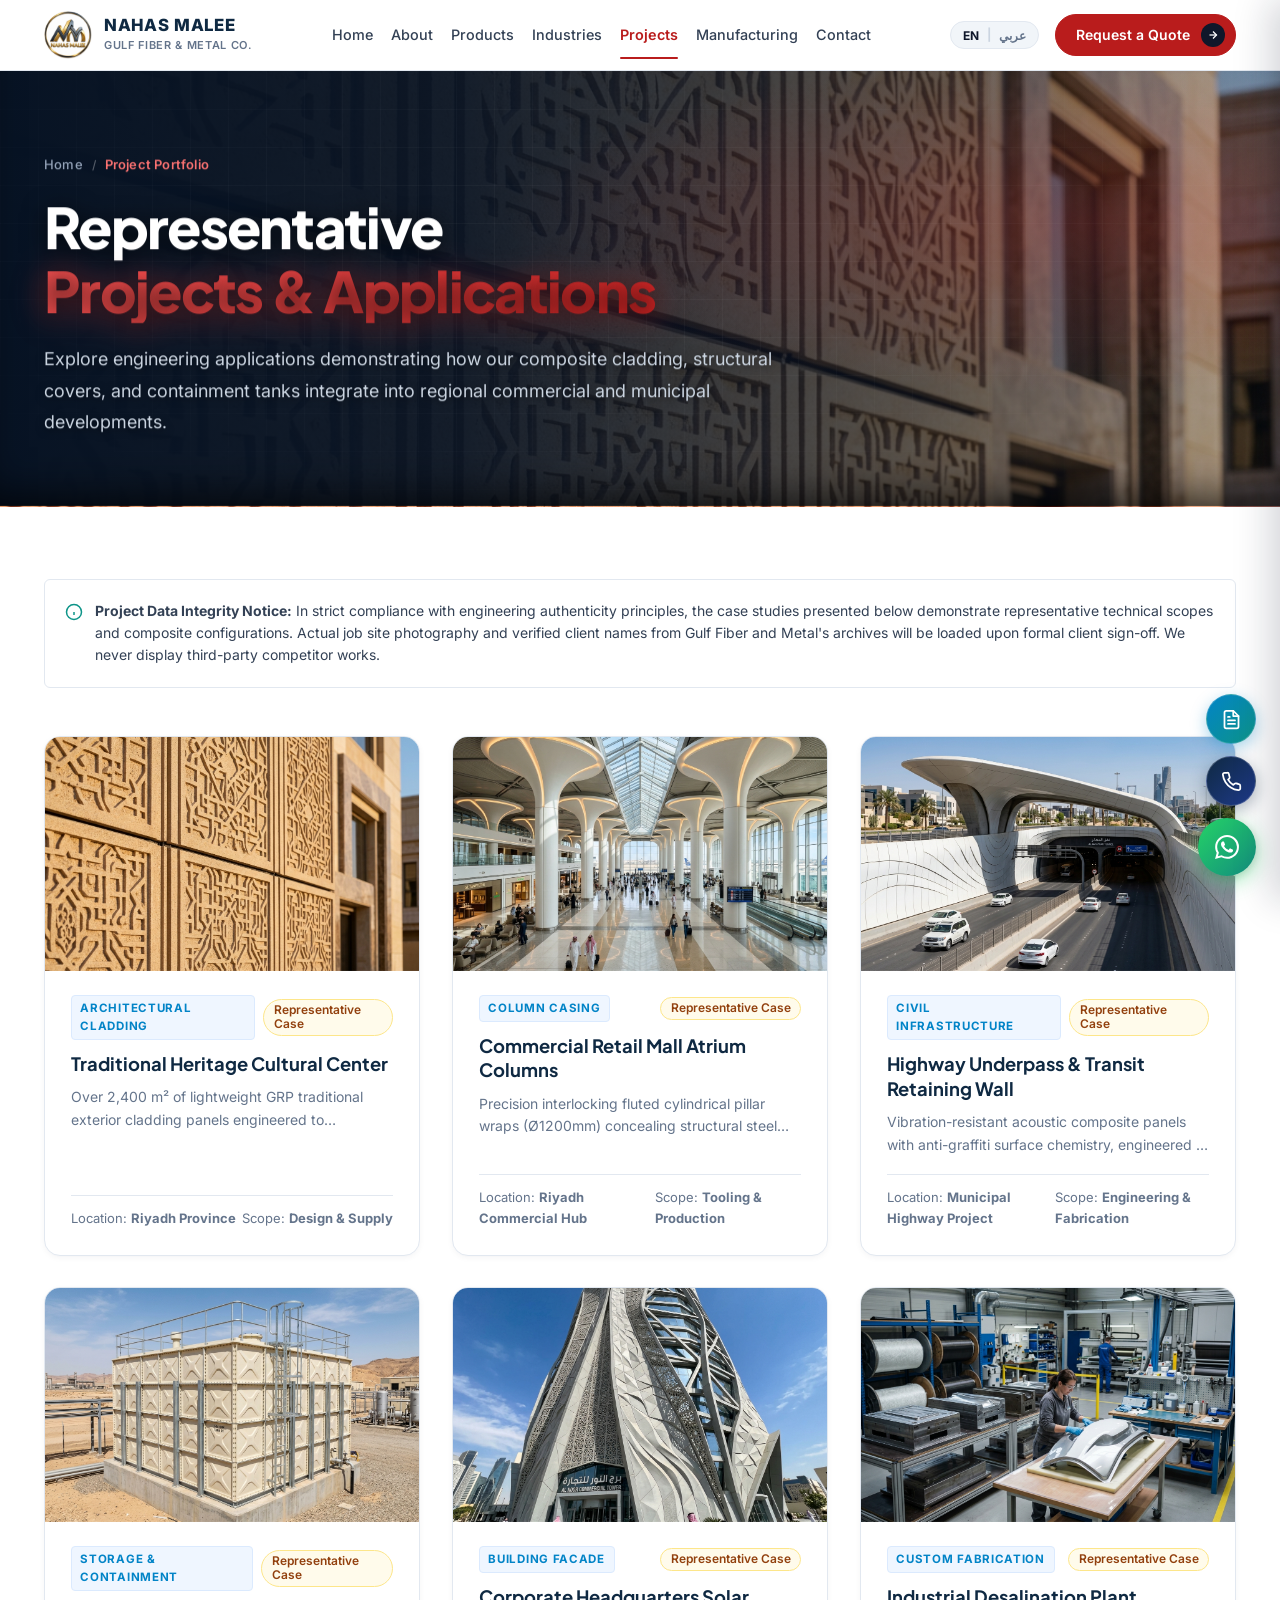
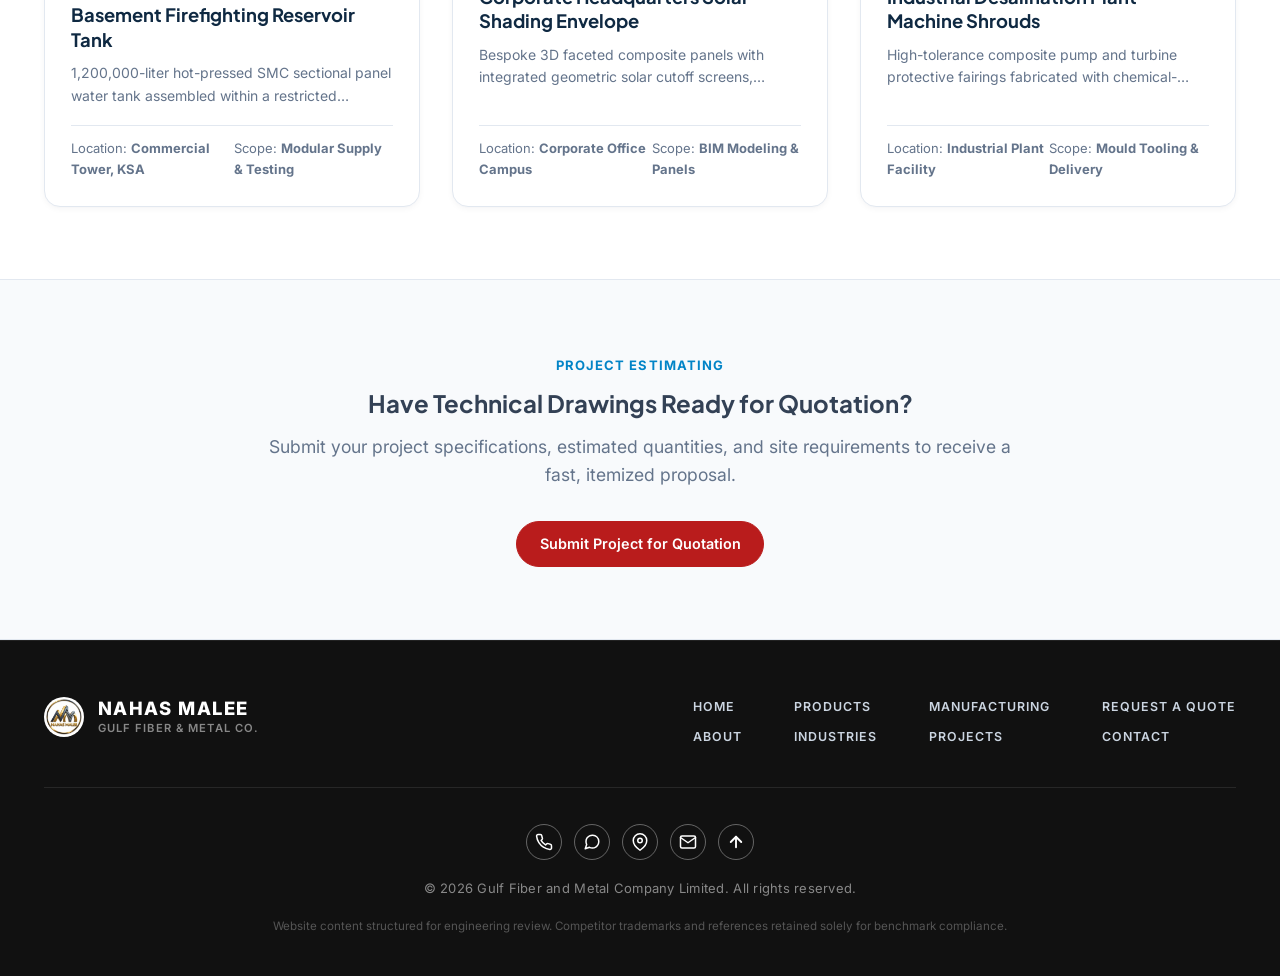
<file: projects.html>
<!DOCTYPE html>
<html lang="en" dir="ltr">
<head>
  <meta charset="UTF-8">
  <meta name="viewport" content="width=device-width, initial-scale=1.0">
  <title>Projects &amp; Architectural Applications | Gulf Fiber and Metal Company Limited</title>
  <meta name="description" content="Portfolio of architectural GRP cladding, structural pillar wraps, municipal canopies, and custom composite installations across Saudi Arabia.">

  <!-- Google Fonts: Inter, Plus Jakarta Sans & IBM Plex Sans Arabic -->
  <link rel="preconnect" href="https://fonts.googleapis.com">
  <link rel="preconnect" href="https://fonts.gstatic.com" crossorigin>
  <link href="https://fonts.googleapis.com/css2?family=IBM+Plex+Sans+Arabic:wght@400;500;600;700&family=Inter:wght@400;500;600;700;800&family=Plus+Jakarta+Sans:wght@500;600;700;800&display=swap" rel="stylesheet">

  <!-- Stylesheets -->
  <link rel="stylesheet" href="css/main.css">
  <link rel="stylesheet" href="css/rtl.css">
  <!-- Bulletproof Inline SVG Containment (prevents icon blowout under any network or stylesheet loading state) -->
  <style>
    svg {
      max-width: 100%;
      vertical-align: middle;
      flex-shrink: 0;
    }
    svg:not([width]) {
      width: 20px;
      height: 20px;
      max-width: 24px;
      max-height: 24px;
    }
    .arrow-circle svg, .cta-arrow-circle svg, .quote-arrow-circle svg {
      width: 12px !important;
      height: 12px !important;
    }
    .search-icon {
      width: 18px !important;
      height: 18px !important;
    }
    .cta-feature-item svg, .about-feature-item svg {
      width: 16px !important;
      height: 16px !important;
    }
    .mobile-toggle svg {
      width: 22px !important;
      height: 22px !important;
    }
  </style>
</head>
<body>

  <!-- Minimal Sleek Navigation matching user reference -->
  <header class="site-header">
    <div class="container header-inner">
      <a href="index.html" class="brand-logo" aria-label="Nahas Malee - Gulf Fiber and Metal Company Limited">
        <img src="images/logo-nahas-malee.jpg" alt="Nahas Malee - Gulf Fiber and Metal Logo">
        <div class="brand-info">
          <span class="brand-name" data-i18n="brandName">NAHAS MALEE</span>
          <span class="brand-tagline" data-i18n="brandSub">Gulf Fiber &amp; Metal Co.</span>
        </div>
      </a>
      <nav class="main-nav" aria-label="Main Navigation">
        <a href="index.html" class="nav-link" data-i18n="navHome">Home</a>
        <a href="about.html" class="nav-link" data-i18n="navAbout">About</a>
        <a href="products.html" class="nav-link" data-i18n="navProducts">Products</a>
        <a href="industries.html" class="nav-link" data-i18n="navIndustries">Industries</a>
        <a href="projects.html" class="nav-link active" data-i18n="navProjects">Projects</a>
        <a href="manufacturing.html" class="nav-link" data-i18n="navManufacturing">Manufacturing</a>
        <a href="contact.html" class="nav-link" data-i18n="navContact">Contact</a>
      </nav>
      <div class="header-right">
        <div class="lang-badge">
          <button type="button" class="lang-btn active" data-lang="en">EN</button>
          <span style="color: #CBD5E1;">|</span>
          <button type="button" class="lang-btn" data-lang="ar">عربي</button>
        </div>
        <a href="quote.html" class="btn-header-quote">
          <span data-i18n="requestQuoteNav">Request a Quote</span>
          <span class="arrow-circle">
            <svg width="12" height="12" viewBox="0 0 24 24" fill="none" stroke="currentColor" stroke-width="2.5"><line x1="5" y1="12" x2="19" y2="12"></line><polyline points="12 5 19 12 12 19"></polyline></svg>
          </span>
        </a>
        <button type="button" class="mobile-toggle" id="mobileToggle" aria-label="Toggle navigation menu" aria-expanded="false">
          <span class="icon-hamburger">
            <svg width="22" height="22" viewBox="0 0 24 24" fill="none" stroke="currentColor" stroke-width="2.2" stroke-linecap="round"><line x1="3" y1="6" x2="21" y2="6"></line><line x1="3" y1="12" x2="21" y2="12"></line><line x1="3" y1="18" x2="21" y2="18"></line></svg>
          </span>
          <span class="icon-close">
            <svg width="22" height="22" viewBox="0 0 24 24" fill="none" stroke="currentColor" stroke-width="2.2" stroke-linecap="round"><line x1="18" y1="6" x2="6" y2="18"></line><line x1="6" y1="6" x2="18" y2="18"></line></svg>
          </span>
        </button>
      </div>
    </div>
  </header>

    <!-- Mobile Navigation Backdrop -->
  <div class="mobile-nav-backdrop" id="mobileBackdrop" aria-hidden="true"></div>

  <!-- Mobile Drawer Menu -->
  <aside class="mobile-nav-drawer" id="mobileDrawer" aria-label="Mobile Navigation" aria-hidden="true">
    <div class="drawer-header">
      <a href="index.html" class="drawer-brand" aria-label="Nahas Malee - Gulf Fiber and Metal Company Limited">
        <img src="images/logo-nahas-malee.jpg" alt="Nahas Malee - Gulf Fiber and Metal Logo">
        <div class="brand-info">
          <span class="brand-name" data-i18n="brandName">NAHAS MALEE</span>
          <span class="brand-tagline" data-i18n="brandSub">Gulf Fiber &amp; Metal Co.</span>
        </div>
      </a>
      <button type="button" class="drawer-close-btn" id="mobileDrawerClose" aria-label="Close navigation menu">
        <svg width="20" height="20" viewBox="0 0 24 24" fill="none" stroke="currentColor" stroke-width="2.2" stroke-linecap="round" stroke-linejoin="round"><line x1="18" y1="6" x2="6" y2="18"></line><line x1="6" y1="6" x2="18" y2="18"></line></svg>
      </button>
    </div>

    <!-- Language Selector inside Drawer -->
    <div class="drawer-lang-strip">
      <span class="drawer-lang-label" data-i18n="selectLanguage">Language</span>
      <div class="lang-badge">
        <button type="button" class="lang-btn active" data-lang="en">EN</button>
        <span style="color: #CBD5E1;">|</span>
        <button type="button" class="lang-btn" data-lang="ar">عربي</button>
      </div>
    </div>

    <!-- Navigation Links -->
    <nav class="mobile-nav-links">
      <a href="index.html" class="mobile-nav-item">
        <span class="item-icon">
          <svg width="18" height="18" viewBox="0 0 24 24" fill="none" stroke="currentColor" stroke-width="2" stroke-linecap="round" stroke-linejoin="round"><path d="m3 9 9-7 9 7v11a2 2 0 0 1-2 2H5a2 2 0 0 1-2-2z"></path><polyline points="9 22 9 12 15 12 15 22"></polyline></svg>
        </span>
        <span class="item-text" data-i18n="navHome">Home</span>
        <span class="item-arrow">
          <svg width="14" height="14" viewBox="0 0 24 24" fill="none" stroke="currentColor" stroke-width="2"><polyline points="9 18 15 12 9 6"></polyline></svg>
        </span>
      </a>

      <a href="about.html" class="mobile-nav-item">
        <span class="item-icon">
          <svg width="18" height="18" viewBox="0 0 24 24" fill="none" stroke="currentColor" stroke-width="2" stroke-linecap="round" stroke-linejoin="round"><circle cx="12" cy="12" r="10"></circle><line x1="12" y1="16" x2="12" y2="12"></line><line x1="12" y1="8" x2="12.01" y2="8"></line></svg>
        </span>
        <span class="item-text" data-i18n="navAbout">About Us</span>
        <span class="item-arrow">
          <svg width="14" height="14" viewBox="0 0 24 24" fill="none" stroke="currentColor" stroke-width="2"><polyline points="9 18 15 12 9 6"></polyline></svg>
        </span>
      </a>

      <a href="products.html" class="mobile-nav-item">
        <span class="item-icon">
          <svg width="18" height="18" viewBox="0 0 24 24" fill="none" stroke="currentColor" stroke-width="2" stroke-linecap="round" stroke-linejoin="round"><rect x="2" y="7" width="20" height="14" rx="2" ry="2"></rect><path d="M16 21V5a2 2 0 0 0-2-2h-4a2 2 0 0 0-2 2v16"></path></svg>
        </span>
        <span class="item-text" data-i18n="navProducts">Products &amp; Solutions</span>
        <span class="item-arrow">
          <svg width="14" height="14" viewBox="0 0 24 24" fill="none" stroke="currentColor" stroke-width="2"><polyline points="9 18 15 12 9 6"></polyline></svg>
        </span>
      </a>

      <a href="industries.html" class="mobile-nav-item">
        <span class="item-icon">
          <svg width="18" height="18" viewBox="0 0 24 24" fill="none" stroke="currentColor" stroke-width="2" stroke-linecap="round" stroke-linejoin="round"><line x1="18" y1="20" x2="18" y2="10"></line><line x1="12" y1="20" x2="12" y2="4"></line><line x1="6" y1="20" x2="6" y2="14"></line></svg>
        </span>
        <span class="item-text" data-i18n="navIndustries">Industries</span>
        <span class="item-arrow">
          <svg width="14" height="14" viewBox="0 0 24 24" fill="none" stroke="currentColor" stroke-width="2"><polyline points="9 18 15 12 9 6"></polyline></svg>
        </span>
      </a>

      <a href="projects.html" class="mobile-nav-item active">
        <span class="item-icon">
          <svg width="18" height="18" viewBox="0 0 24 24" fill="none" stroke="currentColor" stroke-width="2" stroke-linecap="round" stroke-linejoin="round"><polyline points="16 18 22 12 16 6"></polyline><polyline points="8 6 2 12 8 18"></polyline></svg>
        </span>
        <span class="item-text" data-i18n="navProjects">Projects</span>
        <span class="item-arrow">
          <svg width="14" height="14" viewBox="0 0 24 24" fill="none" stroke="currentColor" stroke-width="2"><polyline points="9 18 15 12 9 6"></polyline></svg>
        </span>
      </a>

      <a href="manufacturing.html" class="mobile-nav-item">
        <span class="item-icon">
          <svg width="18" height="18" viewBox="0 0 24 24" fill="none" stroke="currentColor" stroke-width="2" stroke-linecap="round" stroke-linejoin="round"><circle cx="12" cy="12" r="3"></circle><path d="M19.4 15a1.65 1.65 0 0 0 .33 1.82l.06.06a2 2 0 0 1 0 2.83 2 2 0 0 1-2.83 0l-.06-.06a1.65 1.65 0 0 0-1.82-.33 1.65 1.65 0 0 0-1 1.51V21a2 2 0 0 1-2 2 2 2 0 0 1-2-2v-.09A1.65 1.65 0 0 0 9 19.4a1.65 1.65 0 0 0-1.82.33l-.06.06a2 2 0 0 1-2.83 0 2 2 0 0 1 0-2.83l.06-.06a1.65 1.65 0 0 0 .33-1.82 1.65 1.65 0 0 0-1.51-1H3a2 2 0 0 1-2-2 2 2 0 0 1 2-2h.09A1.65 1.65 0 0 0 4.6 9a1.65 1.65 0 0 0-.33-1.82l-.06-.06a2 2 0 0 1 0-2.83 2 2 0 0 1 2.83 0l.06.06a1.65 1.65 0 0 0 1.82.33H9a1.65 1.65 0 0 0 1-1.51V3a2 2 0 0 1 2-2 2 2 0 0 1 2 2v.09a1.65 1.65 0 0 0 1 1.51 1.65 1.65 0 0 0 1.82-.33l.06-.06a2 2 0 0 1 2.83 0 2 2 0 0 1 0 2.83l-.06.06a1.65 1.65 0 0 0-.33 1.82V9a1.65 1.65 0 0 0 1.51 1H21a2 2 0 0 1 2 2 2 2 0 0 1-2 2h-.09a1.65 1.65 0 0 0-1.51 1z"></path></svg>
        </span>
        <span class="item-text" data-i18n="navManufacturing">Manufacturing</span>
        <span class="item-arrow">
          <svg width="14" height="14" viewBox="0 0 24 24" fill="none" stroke="currentColor" stroke-width="2"><polyline points="9 18 15 12 9 6"></polyline></svg>
        </span>
      </a>

      <a href="contact.html" class="mobile-nav-item">
        <span class="item-icon">
          <svg width="18" height="18" viewBox="0 0 24 24" fill="none" stroke="currentColor" stroke-width="2" stroke-linecap="round" stroke-linejoin="round"><path d="M22 16.92v3a2 2 0 0 1-2.18 2 19.79 19.79 0 0 1-8.63-3.07 19.5 19.5 0 0 1-6-6 19.79 19.79 0 0 1-3.07-8.67A2 2 0 0 1 4.11 2h3a2 2 0 0 1 2 1.72c.127.96.362 1.903.7 2.81a2 2 0 0 1-.45 2.11L8.09 9.91a16 16 0 0 0 6 6l1.27-1.27a2 2 0 0 1 2.11-.45c.907.338 1.85.573 2.81.7A2 2 0 0 1 22 16.92z"></path></svg>
        </span>
        <span class="item-text" data-i18n="navContact">Contact Us</span>
        <span class="item-arrow">
          <svg width="14" height="14" viewBox="0 0 24 24" fill="none" stroke="currentColor" stroke-width="2"><polyline points="9 18 15 12 9 6"></polyline></svg>
        </span>
      </a>
    </nav>

    <!-- Prominent Quote CTA -->
    <div class="drawer-cta-wrapper">
      <a href="quote.html" class="drawer-quote-btn">
        <span data-i18n="requestQuoteDrawer">Request an Engineering Quote</span>
        <span class="arrow-circle">
          <svg width="13" height="13" viewBox="0 0 24 24" fill="none" stroke="currentColor" stroke-width="2.5"><line x1="5" y1="12" x2="19" y2="12"></line><polyline points="12 5 19 12 12 19"></polyline></svg>
        </span>
      </a>
    </div>

    <!-- Quick Direct Contact Links -->
    <div class="drawer-contact-footer">
      <div class="drawer-contact-title" data-i18n="quickContact">Direct Inquiries</div>
      <div class="drawer-contact-grid">
        <a href="https://wa.me/966500000000" target="_blank" rel="noopener noreferrer" class="drawer-contact-card whatsapp">
          <svg width="18" height="18" viewBox="0 0 24 24" fill="currentColor"><path d="M17.472 14.382c-.297-.149-1.758-.867-2.03-.967-.273-.099-.471-.148-.67.15-.197.297-.767.966-.94 1.164-.173.199-.347.223-.644.075-.297-.15-1.255-.463-2.39-1.475-.883-.788-1.48-1.761-1.653-2.059-.173-.297-.018-.458.13-.606.134-.133.298-.347.446-.52.149-.174.198-.298.298-.497.099-.198.05-.371-.025-.52-.075-.149-.669-1.612-.916-2.207-.242-.579-.487-.5-.669-.51-.173-.008-.371-.01-.57-.01-.198 0-.52.074-.792.372-.272.297-1.04 1.016-1.04 2.479 0 1.462 1.065 2.875 1.213 3.074.149.198 2.096 3.2 5.077 4.487.709.306 1.262.489 1.694.625.712.227 1.36.195 1.871.118.571-.085 1.758-.719 2.006-1.413.248-.694.248-1.289.173-1.413-.074-.124-.272-.198-.57-.347m-5.421 7.403h-.004a9.87 9.87 0 01-5.031-1.378l-.361-.214-3.741.982.998-3.648-.235-.374a9.86 9.86 0 01-1.51-5.26c.001-5.45 4.436-9.884 9.888-9.884 2.64 0 5.122 1.03 6.988 2.898a9.825 9.825 0 012.893 6.994c-.003 5.45-4.437 9.884-9.885 9.884m8.413-18.297A11.815 11.815 0 0012.05 0C5.495 0 .16 5.335.157 11.892c0 2.096.547 4.142 1.588 5.945L.057 24l6.305-1.654a11.882 11.882 0 005.683 1.448h.005c6.554 0 11.89-5.335 11.893-11.893a11.821 11.821 0 00-3.48-8.413z"/></svg>
          <span>WhatsApp</span>
        </a>
        <a href="tel:+966500000000" class="drawer-contact-card phone">
          <svg width="18" height="18" viewBox="0 0 24 24" fill="none" stroke="currentColor" stroke-width="2" stroke-linecap="round" stroke-linejoin="round"><path d="M22 16.92v3a2 2 0 0 1-2.18 2 19.79 19.79 0 0 1-8.63-3.07 19.5 19.5 0 0 1-6-6 19.79 19.79 0 0 1-3.07-8.67A2 2 0 0 1 4.11 2h3a2 2 0 0 1 2 1.72c.127.96.362 1.903.7 2.81a2 2 0 0 1-.45 2.11L8.09 9.91a16 16 0 0 0 6 6l1.27-1.27a2 2 0 0 1 2.11-.45c.907.338 1.85.573 2.81.7A2 2 0 0 1 22 16.92z"></path></svg>
          <span data-i18n="directCall">Call Directly</span>
        </a>
      </div>
      <div class="drawer-location-tag">
        <svg width="14" height="14" viewBox="0 0 24 24" fill="none" stroke="currentColor" stroke-width="2"><path d="M21 10c0 7-9 13-9 13s-9-6-9-13a9 9 0 0 1 18 0z"></path><circle cx="12" cy="10" r="3"></circle></svg>
        <span data-i18n="factoryLocation">Al Farazdaq St, Riyadh, Saudi Arabia</span>
      </div>
    </div>
  </aside>

  <!-- Page Hero Banner -->
  <div class="page-hero page-hero-projects">
    <div class="container">
      <div class="page-hero-header reveal-up">
        <div class="hero-breadcrumb">
          <a href="index.html">Home</a>
          <span class="breadcrumb-sep">/</span>
          <span class="breadcrumb-current">Project Portfolio</span>
        </div>
        <h1>
          Representative <em>Projects &amp; Applications</em>
        </h1>
        <p class="section-lead">
          Explore engineering applications demonstrating how our composite cladding, structural covers, and containment tanks integrate into regional commercial and municipal developments.
        </p>


      </div>
    </div>
  </div>

  <!-- Projects Section -->
  <section class="section">
    <div class="container">

      <!-- Client Integrity Callout -->
      <div style="background-color: var(--color-bg-elevated); border: 1px solid var(--color-border); border-radius: var(--radius-sm); padding: 1.25rem; margin-bottom: 3rem; display: flex; align-items: flex-start; gap: 0.75rem;">
        <svg width="22" height="22" viewBox="0 0 24 24" fill="none" stroke="#0D9488" stroke-width="2" style="flex-shrink: 0; margin-top: 0.2rem;"><circle cx="12" cy="12" r="10"></circle><line x1="12" y1="16" x2="12" y2="12"></line><line x1="12" y1="8" x2="12.01" y2="8"></line></svg>
        <div style="font-size: 0.875rem; color: var(--color-text-body);">
          <strong>Project Data Integrity Notice:</strong> In strict compliance with engineering authenticity principles, the case studies presented below demonstrate representative technical scopes and composite configurations. Actual job site photography and verified client names from Gulf Fiber and Metal's archives will be loaded upon formal client sign-off. We never display third-party competitor works.
        </div>
      </div>

      <!-- Project Cards Grid -->
      <div class="grid-3 stagger-grid">

        <!-- Project 1 -->
        <div class="product-card">
          <div class="product-img-wrap">
            <img src="images/prod-cladding.jpg" alt="Traditional Heritage Cultural Center Facade" loading="lazy">
          </div>
          <div class="product-body">
            <div class="product-meta">
              <span class="product-category-tag">Architectural Cladding</span>
              <span class="badge badge-proposed">Representative Case</span>
            </div>
            <h3 class="product-title">Traditional Heritage Cultural Center</h3>
            <p class="product-desc">
              Over 2,400 m² of lightweight GRP traditional exterior cladding panels engineered to reproduce historical Najdi relief textures while achieving Class A fire rating.
            </p>
            <div style="border-top: 1px solid var(--color-border); padding-top: 0.75rem; font-size: 0.8125rem; color: var(--color-text-muted); display: flex; justify-content: space-between; margin-top: auto;">
              <span>Location: <strong>Riyadh Province</strong></span>
              <span>Scope: <strong>Design &amp; Supply</strong></span>
            </div>
          </div>
        </div>

        <!-- Project 2 -->
        <div class="product-card">
          <div class="product-img-wrap">
            <img src="images/prod-pillar.jpg" alt="Commercial Retail Pillar Covers" loading="lazy">
          </div>
          <div class="product-body">
            <div class="product-meta">
              <span class="product-category-tag">Column Casing</span>
              <span class="badge badge-proposed">Representative Case</span>
            </div>
            <h3 class="product-title">Commercial Retail Mall Atrium Columns</h3>
            <p class="product-desc">
              Precision interlocking fluted cylindrical pillar wraps (Ø1200mm) concealing structural steel columns, equipped with internal bracket fixings and impact-resistant gelcoat.
            </p>
            <div style="border-top: 1px solid var(--color-border); padding-top: 0.75rem; font-size: 0.8125rem; color: var(--color-text-muted); display: flex; justify-content: space-between; margin-top: auto;">
              <span>Location: <strong>Riyadh Commercial Hub</strong></span>
              <span>Scope: <strong>Tooling &amp; Production</strong></span>
            </div>
          </div>
        </div>

        <!-- Project 3 -->
        <div class="product-card">
          <div class="product-img-wrap">
            <img src="images/prod-canopy.jpg" alt="Highway Underpass Acoustic Cladding" loading="lazy">
          </div>
          <div class="product-body">
            <div class="product-meta">
              <span class="product-category-tag">Civil Infrastructure</span>
              <span class="badge badge-proposed">Representative Case</span>
            </div>
            <h3 class="product-title">Highway Underpass &amp; Transit Retaining Wall</h3>
            <p class="product-desc">
              Vibration-resistant acoustic composite panels with anti-graffiti surface chemistry, engineered to resist heavy vehicular exhaust gas immersion and cyclic high-pressure washing.
            </p>
            <div style="border-top: 1px solid var(--color-border); padding-top: 0.75rem; font-size: 0.8125rem; color: var(--color-text-muted); display: flex; justify-content: space-between; margin-top: auto;">
              <span>Location: <strong>Municipal Highway Project</strong></span>
              <span>Scope: <strong>Engineering &amp; Fabrication</strong></span>
            </div>
          </div>
        </div>

        <!-- Project 4 -->
        <div class="product-card">
          <div class="product-img-wrap">
            <img src="images/prod-tank.jpg" alt="Sectional Panel Water Storage Tank" loading="lazy">
          </div>
          <div class="product-body">
            <div class="product-meta">
              <span class="product-category-tag">Storage &amp; Containment</span>
              <span class="badge badge-proposed">Representative Case</span>
            </div>
            <h3 class="product-title">Basement Firefighting Reservoir Tank</h3>
            <p class="product-desc">
              1,200,000-liter hot-pressed SMC sectional panel water tank assembled within a restricted commercial tower basement, complete with SS316 tie rods and SASO potable approval.
            </p>
            <div style="border-top: 1px solid var(--color-border); padding-top: 0.75rem; font-size: 0.8125rem; color: var(--color-text-muted); display: flex; justify-content: space-between; margin-top: auto;">
              <span>Location: <strong>Commercial Tower, KSA</strong></span>
              <span>Scope: <strong>Modular Supply &amp; Testing</strong></span>
            </div>
          </div>
        </div>

        <!-- Project 5 -->
        <div class="product-card">
          <div class="product-img-wrap">
            <img src="images/prod-facade.jpg" alt="3D Geometric Mashrabiya Facade" loading="lazy">
          </div>
          <div class="product-body">
            <div class="product-meta">
              <span class="product-category-tag">Building Facade</span>
              <span class="badge badge-proposed">Representative Case</span>
            </div>
            <h3 class="product-title">Corporate Headquarters Solar Shading Envelope</h3>
            <p class="product-desc">
              Bespoke 3D faceted composite panels with integrated geometric solar cutoff screens, cutting direct solar heat gain by 65% while preserving natural daytime illumination.
            </p>
            <div style="border-top: 1px solid var(--color-border); padding-top: 0.75rem; font-size: 0.8125rem; color: var(--color-text-muted); display: flex; justify-content: space-between; margin-top: auto;">
              <span>Location: <strong>Corporate Office Campus</strong></span>
              <span>Scope: <strong>BIM Modeling &amp; Panels</strong></span>
            </div>
          </div>
        </div>

        <!-- Project 6 -->
        <div class="product-card">
          <div class="product-img-wrap">
            <img src="images/prod-custom.jpg" alt="Custom Industrial Shrouds" loading="lazy">
          </div>
          <div class="product-body">
            <div class="product-meta">
              <span class="product-category-tag">Custom Fabrication</span>
              <span class="badge badge-proposed">Representative Case</span>
            </div>
            <h3 class="product-title">Industrial Desalination Plant Machine Shrouds</h3>
            <p class="product-desc">
              High-tolerance composite pump and turbine protective fairings fabricated with chemical-grade vinyl ester resin to eliminate corrosive saline air degradation.
            </p>
            <div style="border-top: 1px solid var(--color-border); padding-top: 0.75rem; font-size: 0.8125rem; color: var(--color-text-muted); display: flex; justify-content: space-between; margin-top: auto;">
              <span>Location: <strong>Industrial Plant Facility</strong></span>
              <span>Scope: <strong>Mould Tooling &amp; Delivery</strong></span>
            </div>
          </div>
        </div>

      </div>

    </div>
  </section>

  <!-- Quotation Callout -->
  <section class="section section-subtle">
    <div class="container" style="max-width: 800px; text-align: center;">
      <span class="section-eyebrow">Project Estimating</span>
      <h2>Have Technical Drawings Ready for Quotation?</h2>
      <p class="section-lead" style="margin-bottom: 2rem;">
        Submit your project specifications, estimated quantities, and site requirements to receive a fast, itemized proposal.
      </p>
      <a href="quote.html" class="btn btn-primary">Submit Project for Quotation</a>
    </div>
  </section>

  <!-- Minimal Dark Footer (Matches Reference Aesthetic) -->
  <footer class="site-footer">
    <div class="container">
      <div class="footer-top-row">
        <div class="footer-brand-block">
          <a href="index.html" class="footer-brand-link">
            <img src="images/logo-nahas-malee.jpg" alt="Nahas Malee Logo" class="footer-brand-logo-img">
            <div class="footer-brand-text">
              <span class="footer-brand-title" data-i18n="brandName">NAHAS MALEE</span>
              <span class="footer-brand-slogan" data-i18n="brandSub">GULF FIBER &amp; METAL CO.</span>
            </div>
          </a>
        </div>

        <nav class="footer-nav-columns" aria-label="Footer Navigation">
          <div class="footer-nav-col">
            <a href="index.html" data-i18n="navHome">Home</a>
            <a href="about.html" data-i18n="navAbout">About Us</a>
          </div>
          <div class="footer-nav-col">
            <a href="products.html" data-i18n="navProducts">Products</a>
            <a href="industries.html" data-i18n="navIndustries">Industries</a>
          </div>
          <div class="footer-nav-col">
            <a href="manufacturing.html" data-i18n="navManufacturing">Manufacturing</a>
            <a href="projects.html" data-i18n="navProjects">Projects</a>
          </div>
          <div class="footer-nav-col">
            <a href="quote.html" data-i18n="requestQuoteNav">Request Quote</a>
            <a href="contact.html" data-i18n="navContact">Contact Us</a>
          </div>
        </nav>
      </div>

      <div class="footer-divider-line"></div>

      <div class="footer-bottom-centered">
        <div class="footer-social-circles">
          <a href="tel:+966110000000" class="footer-circle-btn" aria-label="Phone" title="+966 11 000 0000">
            <svg width="15" height="15" viewBox="0 0 24 24" fill="none" stroke="currentColor" stroke-width="2" stroke-linecap="round" stroke-linejoin="round"><path d="M22 16.92v3a2 2 0 0 1-2.18 2 19.79 19.79 0 0 1-8.63-3.07 19.5 19.5 0 0 1-6-6 19.79 19.79 0 0 1-3.07-8.67A2 2 0 0 1 4.11 2h3a2 2 0 0 1 2 1.72c.127.96.362 1.903.7 2.81a2 2 0 0 1-.45 2.11L8.09 9.91a16 16 0 0 0 6 6l1.27-1.27a2 2 0 0 1 2.11-.45c.907.338 1.85.573 2.81.7A2 2 0 0 1 22 16.92z"/></svg>
          </a>
          <a href="https://wa.me/966500000000" target="_blank" rel="noopener noreferrer" class="footer-circle-btn" aria-label="WhatsApp" title="WhatsApp: +966 50 000 0000">
            <svg width="15" height="15" viewBox="0 0 24 24" fill="none" stroke="currentColor" stroke-width="2" stroke-linecap="round" stroke-linejoin="round"><path d="M21 11.5a8.38 8.38 0 0 1-.9 3.8 8.5 8.5 0 0 1-7.6 4.7 8.38 8.38 0 0 1-3.8-.9L3 21l1.9-5.7a8.38 8.38 0 0 1-.9-3.8 8.5 8.5 0 0 1 4.7-7.6 8.38 8.38 0 0 1 3.8-.9h.5a8.48 8.48 0 0 1 8 8v.5z"/></svg>
          </a>
          <a href="https://maps.app.goo.gl/xMrUYhAomJYPqUns5" target="_blank" rel="noopener noreferrer" class="footer-circle-btn" aria-label="Google Maps" title="Al Farazdaq St, Riyadh Location">
            <svg width="15" height="15" viewBox="0 0 24 24" fill="none" stroke="currentColor" stroke-width="2" stroke-linecap="round" stroke-linejoin="round"><path d="M21 10c0 7-9 13-9 13s-9-6-9-13a9 9 0 0 1 18 0z"/><circle cx="12" cy="10" r="3"/></svg>
          </a>
          <a href="mailto:info@gulffiber.sa" class="footer-circle-btn" aria-label="Email" title="info@gulffiber.sa">
            <svg width="15" height="15" viewBox="0 0 24 24" fill="none" stroke="currentColor" stroke-width="2" stroke-linecap="round" stroke-linejoin="round"><path d="M4 4h16c1.1 0 2 .9 2 2v12c0 1.1-.9 2-2 2H4c-1.1 0-2-.9-2-2V6c0-1.1.9-2 2-2z"/><polyline points="22,6 12,13 2,6"/></svg>
          </a>
          <button type="button" class="footer-circle-btn" onclick="window.scrollTo({top: 0, behavior: 'smooth'})" aria-label="Back to top" title="Scroll to top">
            <svg width="14" height="14" viewBox="0 0 24 24" fill="none" stroke="currentColor" stroke-width="2.5" stroke-linecap="round" stroke-linejoin="round"><line x1="12" y1="19" x2="12" y2="5"/><polyline points="5 12 12 5 19 12"/></svg>
          </button>
        </div>

        <p class="footer-copyright-text" data-i18n="footerCopyright">&copy; 2026 Gulf Fiber and Metal Company Limited. All rights reserved.</p>
        <p class="footer-compliance-text" data-i18n="legalNotice">Al Farazdaq St, Riyadh, KSA &bull; Engineering review benchmark framework</p>
      </div>
    </div>
  </footer>

  <!-- Floating Action Buttons (WhatsApp, Phone, Quote, Scroll to Top) -->
  <div class="floating-actions" id="floatingActions" role="region" aria-label="Quick Contact &amp; Actions">
    <button type="button" class="fab-btn fab-btn-top" id="fabScrollTop" aria-label="Back to top" data-i18n-title="fabScrollTop" title="Back to top">
      <svg width="18" height="18" viewBox="0 0 24 24" fill="none" stroke="currentColor" stroke-width="2.5" stroke-linecap="round" stroke-linejoin="round">
        <line x1="12" y1="19" x2="12" y2="5"></line>
        <polyline points="5 12 12 5 19 12"></polyline>
      </svg>
      <span class="fab-tooltip" data-i18n="fabScrollTop">Back to Top</span>
    </button>

    <a href="quote.html" class="fab-btn fab-btn-quote" aria-label="Request a Quote" data-i18n-title="fabQuote" title="Request a Quote">
      <svg width="20" height="20" viewBox="0 0 24 24" fill="none" stroke="currentColor" stroke-width="2" stroke-linecap="round" stroke-linejoin="round">
        <path d="M14 2H6a2 2 0 0 0-2 2v16a2 2 0 0 0 2 2h12a2 2 0 0 0 2-2V8z"></path>
        <polyline points="14 2 14 8 20 8"></polyline>
        <line x1="16" y1="13" x2="8" y2="13"></line>
        <line x1="16" y1="17" x2="8" y2="17"></line>
        <polyline points="10 9 9 9 8 9"></polyline>
      </svg>
      <span class="fab-tooltip" data-i18n="fabQuote">Request Quote</span>
    </a>

    <a href="tel:+966500000000" class="fab-btn fab-btn-phone" aria-label="Call +966 50 000 0000" data-i18n-title="fabPhone" title="Call Us: +966 50 000 0000">
      <svg width="20" height="20" viewBox="0 0 24 24" fill="none" stroke="currentColor" stroke-width="2" stroke-linecap="round" stroke-linejoin="round">
        <path d="M22 16.92v3a2 2 0 0 1-2.18 2 19.79 19.79 0 0 1-8.63-3.07 19.5 19.5 0 0 1-6-6 19.79 19.79 0 0 1-3.07-8.67A2 2 0 0 1 4.11 2h3a2 2 0 0 1 2 1.72c.127.96.362 1.903.7 2.81a2 2 0 0 1-.45 2.11L8.09 9.91a16 16 0 0 0 6 6l1.27-1.27a2 2 0 0 1 2.11-.45c.907.338 1.85.573 2.81.7A2 2 0 0 1 22 16.92z"></path>
      </svg>
      <span class="fab-tooltip" data-i18n="fabPhone">Call Us: +966 50 000 0000</span>
    </a>

    <a href="https://wa.me/966500000000?text=Hello%20Gulf%20Fiber%20and%20Metal%20Company.%20I%20would%20like%20to%20inquire%20about%20GRP%20products." target="_blank" rel="noopener noreferrer" class="fab-btn fab-btn-whatsapp" aria-label="Chat on WhatsApp" data-i18n-title="fabWhatsApp" title="Chat on WhatsApp">
      <span class="fab-pulse"></span>
      <svg width="28" height="28" viewBox="0 0 24 24" fill="currentColor">
        <path d="M17.472 14.382c-.297-.149-1.758-.867-2.03-.967-.273-.099-.471-.148-.67.15-.197.297-.767.966-.94 1.164-.173.199-.347.223-.644.075-.297-.15-1.255-.463-2.39-1.475-.883-.788-1.48-1.761-1.653-2.059-.173-.297-.018-.458.13-.606.134-.133.298-.347.446-.52.149-.174.198-.298.298-.497.099-.198.05-.371-.025-.52-.075-.149-.669-1.612-.916-2.207-.242-.579-.487-.5-.669-.51-.173-.008-.371-.01-.57-.01-.198 0-.52.074-.792.372-.272.297-1.04 1.016-1.04 2.479 0 1.462 1.065 2.875 1.213 3.074.149.198 2.096 3.2 5.077 4.487.709.306 1.262.489 1.694.625.712.227 1.36.195 1.871.118.571-.085 1.758-.719 2.006-1.413.248-.694.248-1.289.173-1.413-.074-.124-.272-.198-.57-.347m-5.421 7.403h-.004a9.87 9.87 0 01-5.031-1.378l-.361-.214-3.741.982.998-3.648-.235-.374a9.86 9.86 0 01-1.51-5.26c.001-5.45 4.436-9.884 9.888-9.884 2.64 0 5.122 1.03 6.988 2.898a9.825 9.825 0 012.893 6.994c-.003 5.45-4.437 9.884-9.885 9.884m8.413-18.297A11.815 11.815 0 0012.05 0C5.495 0 .16 5.335.157 11.892c0 2.096.547 4.142 1.588 5.945L.057 24l6.305-1.654a11.882 11.882 0 005.683 1.448h.005c6.554 0 11.89-5.335 11.893-11.893a11.821 11.821 0 00-3.48-8.413z"/>
      </svg>
      <span class="fab-tooltip" data-i18n="fabWhatsApp">Chat on WhatsApp</span>
    </a>
  </div>

  <!-- Scripts -->
  <script src="js/products-data.js"></script>
  <script src="js/i18n.js"></script>
  <script src="js/main.js"></script>
</body>
</html>
</file>
<file: css/main.css>
/**
 * Gulf Fiber and Metal Company Limited - Main Stylesheet
 * Engineered B2B Aesthetic inspired by clean modern hero architecture (PeakGuard reference)
 * Strictly constrained SVG icons, editorial heading typography, and real commercial photography.
 */

:root {
  /* Brand Colors */
  --color-sky-bg: #EEF5FB;
  --color-sky-light: #F7FAFC;
  --color-bg-page: #FFFFFF;
  --color-bg-card: #FFFFFF;
  --color-bg-subtle: #F8FAFC;
  --color-bg-dark: #0F172A;

  --color-primary: #0F2942;
  --color-primary-hover: #163E63;
  --color-accent: #0284C7;
  --color-accent-hover: #0369A1;
  --color-accent-teal: #0D9488;

  /* Typography Colors */
  --color-text-main: #0F172A;
  --color-text-body: #334155;
  --color-text-muted: #64748B;
  --color-text-light: #94A3B8;

  /* Borders */
  --color-border: #E2E8F0;
  --color-border-dark: #CBD5E1;

  /* Status Badges */
  --color-verified-bg: #ECFDF5;
  --color-verified-text: #065F46;
  --color-verified-border: #A7F3D0;
  
  --color-proposed-bg: #FFFBEB;
  --color-proposed-text: #92400E;
  --color-proposed-border: #FDE68A;

  /* Geometry & Shadows */
  --radius-xs: 4px;
  --radius-sm: 6px;
  --radius-md: 10px;
  --radius-lg: 16px;
  --radius-pill: 9999px;
  
  --shadow-sm: 0 1px 2px rgba(0,0,0,0.05);
  --shadow-md: 0 4px 6px -1px rgba(0,0,0,0.07), 0 2px 4px -2px rgba(0,0,0,0.05);
  --shadow-lg: 0 10px 25px -3px rgba(15, 23, 42, 0.08);
  --shadow-hero: 0 20px 40px -10px rgba(15, 41, 66, 0.16);

  --max-width: 1240px;
  --font-sans: 'Inter', -apple-system, BlinkMacSystemFont, 'Segoe UI', Roboto, Helvetica, Arial, sans-serif;
  --font-display: 'Plus Jakarta Sans', -apple-system, BlinkMacSystemFont, 'Segoe UI', Roboto, Helvetica, Arial, sans-serif;
}

/* Base Reset & Box Sizing */
*, *::before, *::after {
  box-sizing: border-box;
  margin: 0;
  padding: 0;
}

html {
  font-size: 16px;
  scroll-behavior: smooth;
  text-size-adjust: 100%;
  overflow-x: hidden;
}

body {
  font-family: var(--font-sans);
  background-color: var(--color-bg-page);
  color: var(--color-text-body);
  line-height: 1.6;
  -webkit-font-smoothing: antialiased;
  -moz-osx-font-smoothing: grayscale;
  overflow-x: hidden;
  width: 100%;
}

/* CRITICAL FIX: Images and SVGs must NEVER blow up */
img {
  display: block;
  max-width: 100%;
  height: auto;
}

svg {
  display: inline-block;
  vertical-align: middle;
  flex-shrink: 0;
  width: 18px;
  height: 18px;
  max-width: 24px;
  max-height: 24px;
}

/* Explicit SVG size enforcement across all components */
.top-item svg,
.top-bar svg,
.footer-contact-item svg,
.card-icon svg {
  width: 16px !important;
  height: 16px !important;
  max-width: 16px !important;
  max-height: 16px !important;
  display: inline-block !important;
}

a {
  color: inherit;
  text-decoration: none;
  transition: all 0.15s ease;
}

button, input, select, textarea {
  font-family: inherit;
  font-size: inherit;
}

h1, h2, h3, h4, h5, h6 {
  font-family: var(--font-display);
}

/* Container */
.container {
  width: 100%;
  max-width: var(--max-width);
  margin-left: auto;
  margin-right: auto;
  padding-left: 1.5rem;
  padding-right: 1.5rem;
}

/* Clean Top Navigation Bar */
.site-header {
  background-color: #FFFFFF;
  border-bottom: 1px solid var(--color-border);
  position: sticky;
  top: 0;
  z-index: 1000;
  box-shadow: 0 1px 4px rgba(0, 0, 0, 0.03);
}

.header-inner {
  display: flex;
  align-items: center;
  justify-content: space-between;
  height: 70px;
}

.brand-logo {
  display: flex;
  align-items: center;
  gap: 0.75rem;
  text-decoration: none;
}

.brand-logo img {
  height: 48px;
  width: 48px;
  object-fit: contain;
  border-radius: 50%;
  flex-shrink: 0;
  transition: transform 0.2s ease;
}

.brand-logo:hover img {
  transform: scale(1.04);
}

.brand-info {
  display: flex;
  flex-direction: column;
}

.brand-name {
  font-size: 1.05rem;
  font-weight: 800;
  color: #0F2942;
  line-height: 1.15;
  letter-spacing: 0.04em;
  text-transform: uppercase;
}

.brand-tagline {
  font-size: 0.6875rem;
  font-weight: 600;
  color: #64748B;
  letter-spacing: 0.06em;
  text-transform: uppercase;
  margin-top: 2px;
}

.main-nav {
  display: flex;
  align-items: center;
  gap: clamp(0.75rem, 1.4vw, 1.6rem);
}

.nav-link {
  color: #334155;
  font-weight: 500;
  font-size: 0.9rem;
  transition: color 0.15s ease;
  padding: 0.5rem 0;
  white-space: nowrap;
  position: relative;
  text-decoration: none;
}

.nav-link:hover, .nav-link.active {
  color: #B91C1C;
  font-weight: 600;
}

.nav-link.active::after {
  content: '';
  position: absolute;
  bottom: -4px;
  left: 0;
  right: 0;
  height: 2px;
  background-color: #B91C1C;
  border-radius: 2px;
}

.header-right {
  display: flex;
  align-items: center;
  gap: 1rem;
}

/* Header Quote Button (Pill with arrow circle matching Rooftix reference) */
.btn-header-quote {
  display: inline-flex;
  align-items: center;
  gap: 0.65rem;
  background-color: #B91C1C;
  color: #FFFFFF;
  font-weight: 600;
  font-size: 0.875rem;
  padding: 0.5rem 0.65rem 0.5rem 1.25rem;
  border-radius: 9999px;
  border: 1px solid #B91C1C;
  white-space: nowrap;
  text-decoration: none;
  cursor: pointer;
  transition: all 0.2s ease;
}

.btn-header-quote:hover {
  background-color: #991B1B;
  border-color: #991B1B;
}

.btn-header-quote .arrow-circle {
  width: 24px;
  height: 24px;
  border-radius: 50%;
  background-color: #0F172A;
  display: inline-flex;
  align-items: center;
  justify-content: center;
  flex-shrink: 0;
}

.btn-header-quote .arrow-circle svg {
  width: 12px !important;
  height: 12px !important;
  color: #FFFFFF;
}

/* Standard Buttons */
.btn-primary {
  display: inline-flex;
  align-items: center;
  justify-content: center;
  gap: 0.5rem;
  background-color: #B91C1C;
  color: #FFFFFF;
  font-weight: 600;
  font-size: 0.9rem;
  padding: 0.65rem 1.4rem;
  border-radius: var(--radius-pill);
  border: 1px solid #B91C1C;
  cursor: pointer;
  transition: all 0.15s ease;
  white-space: nowrap;
}

.btn-primary:hover {
  background-color: #991B1B;
  border-color: #991B1B;
}

.btn-outline {
  display: inline-flex;
  align-items: center;
  justify-content: center;
  gap: 0.5rem;
  background-color: transparent;
  color: var(--color-primary);
  font-weight: 600;
  font-size: 0.9rem;
  padding: 0.6rem 1.25rem;
  border-radius: var(--radius-sm);
  border: 1px solid var(--color-border-dark);
  cursor: pointer;
  transition: all 0.15s ease;
  white-space: nowrap;
}

.btn-outline:hover {
  background-color: #F8FAFC;
  border-color: var(--color-primary);
}

/* Language Toggle Badge */
.lang-badge {
  display: inline-flex;
  align-items: center;
  gap: 4px;
  background: #F1F5F9;
  border: 1px solid var(--color-border);
  padding: 3px 8px;
  border-radius: var(--radius-pill);
  font-size: 0.75rem;
  font-weight: 700;
}

.lang-badge button {
  border: none;
  background: transparent;
  cursor: pointer;
  color: #64748B;
  font-weight: 600;
  padding: 2px 4px;
  border-radius: 2px;
}

.lang-badge button.active {
  color: #0F172A;
  font-weight: 700;
}

/* ROOFTIX-STYLE CINEMATIC HERO SECTION */
.hero-cinematic {
  position: relative;
  min-height: 580px;
  background-color: #0F1D30;
  background-image: 
    linear-gradient(90deg, rgba(15, 23, 42, 0.94) 0%, rgba(15, 23, 42, 0.82) 48%, rgba(15, 23, 42, 0.38) 100%), 
    url('../images/hero-cladding.jpg');
  background-position: center right;
  background-size: cover;
  background-repeat: no-repeat;
  display: flex;
  align-items: center;
  padding: 5.5rem 0 5rem;
  color: #FFFFFF;
}

.hero-cinematic-inner {
  max-width: 680px;
}

.hero-rating-badge {
  display: inline-flex;
  align-items: center;
  gap: 0.5rem;
  font-size: 0.875rem;
  font-weight: 600;
  color: #F1F5F9;
  margin-bottom: 1.5rem;
  background: rgba(15, 23, 42, 0.5);
  backdrop-filter: blur(8px);
  padding: 0.35rem 0.85rem;
  border-radius: 9999px;
  border: 1px solid rgba(255, 255, 255, 0.15);
}

.hero-rating-score {
  font-weight: 800;
  color: #FFFFFF;
}

.hero-stars {
  color: #F59E0B;
  letter-spacing: 2px;
  font-size: 0.9rem;
}

.hero-rating-sep {
  color: rgba(255, 255, 255, 0.35);
}

.hero-rating-text {
  color: #E2E8F0;
  font-weight: 500;
}

.hero-cinematic-title {
  font-family: var(--font-display);
  font-size: clamp(2.45rem, 4.75vw, 4.2rem);
  font-weight: 800;
  line-height: 1.12;
  color: #FFFFFF;
  letter-spacing: -0.035em;
  margin-bottom: 1.35rem;
  text-shadow: 0 4px 24px rgba(0, 0, 0, 0.45);
}

.hero-cinematic-title span {
  display: inline-block;
  font-weight: 800;
  letter-spacing: -0.03em;
}

.hero-cinematic-title em {
  font-family: var(--font-display);
  font-style: normal;
  font-weight: 800;
  color: #FFFFFF;
  display: block;
  letter-spacing: -0.035em;
}

.hero-cinematic-lead {
  font-size: 1.1rem;
  line-height: 1.65;
  color: #CBD5E1;
  margin-bottom: 2.25rem;
  max-width: 580px;
}

.hero-cinematic-actions {
  display: flex;
  align-items: center;
  gap: 1.25rem;
  flex-wrap: wrap;
}

.btn-pill-primary {
  display: inline-flex;
  align-items: center;
  gap: 0.85rem;
  background-color: #B91C1C;
  color: #FFFFFF;
  font-weight: 700;
  font-size: 0.95rem;
  padding: 0.75rem 0.85rem 0.75rem 1.75rem;
  border-radius: 9999px;
  border: 1px solid #B91C1C;
  cursor: pointer;
  text-decoration: none;
  transition: all 0.2s ease;
  box-shadow: 0 4px 16px rgba(185, 28, 28, 0.35);
  white-space: nowrap;
}

.btn-pill-primary:hover {
  background-color: #991B1B;
  border-color: #991B1B;
  transform: translateY(-1px);
}

.btn-pill-primary .arrow-circle {
  width: 32px;
  height: 32px;
  border-radius: 50%;
  background-color: #0F172A;
  display: inline-flex;
  align-items: center;
  justify-content: center;
  flex-shrink: 0;
}

.btn-pill-primary .arrow-circle svg {
  width: 14px !important;
  height: 14px !important;
  color: #FFFFFF;
}

.btn-pill-secondary {
  display: inline-flex;
  align-items: center;
  gap: 0.85rem;
  background-color: rgba(15, 23, 42, 0.65);
  color: #FFFFFF;
  font-weight: 600;
  font-size: 0.95rem;
  padding: 0.75rem 0.85rem 0.75rem 1.65rem;
  border-radius: 9999px;
  border: 1px solid rgba(255, 255, 255, 0.25);
  backdrop-filter: blur(8px);
  cursor: pointer;
  text-decoration: none;
  transition: all 0.2s ease;
  white-space: nowrap;
}

.btn-pill-secondary:hover {
  background-color: rgba(15, 23, 42, 0.9);
  border-color: rgba(255, 255, 255, 0.5);
  transform: translateY(-1px);
}

.btn-pill-secondary .arrow-circle {
  width: 32px;
  height: 32px;
  border-radius: 50%;
  background-color: #B91C1C;
  display: inline-flex;
  align-items: center;
  justify-content: center;
  flex-shrink: 0;
}

.btn-pill-secondary .arrow-circle svg {
  width: 14px !important;
  height: 14px !important;
  color: #FFFFFF;
}

/* ══════════════════════════════════════════════════════════════════
   PREMIUM ENGINEERED PAGE HERO & ATMOSPHERIC LIGHTING
   ══════════════════════════════════════════════════════════════════ */
.page-hero {
  position: relative;
  background-color: #071324;
  background-image: 
    radial-gradient(ellipse 70% 60% at 85% 35%, rgba(220, 38, 38, 0.20) 0%, transparent 65%),
    linear-gradient(90deg, #071324 0%, rgba(7, 19, 36, 0.94) 40%, rgba(7, 19, 36, 0.65) 75%, rgba(7, 19, 36, 0.35) 100%),
    url('../images/hero-factory.jpg');
  background-size: cover;
  background-position: center right;
  background-repeat: no-repeat;
  color: #FFFFFF;
  padding: 5rem 0 4.25rem;
  border-bottom: 1px solid rgba(220, 38, 38, 0.2);
  box-shadow: inset 0 -30px 40px -20px rgba(0, 0, 0, 0.7);
  overflow: hidden;
}

/* Subtle Engineering Grid Backdrop */
.page-hero::before {
  content: '';
  position: absolute;
  inset: 0;
  background-image: 
    linear-gradient(rgba(255, 255, 255, 0.03) 1px, transparent 1px),
    linear-gradient(90deg, rgba(255, 255, 255, 0.03) 1px, transparent 1px);
  background-size: 38px 38px;
  pointer-events: none;
  z-index: 1;
  mask-image: radial-gradient(ellipse 85% 85% at 50% 40%, black 25%, transparent 85%);
  -webkit-mask-image: radial-gradient(ellipse 85% 85% at 50% 40%, black 25%, transparent 85%);
}

.page-hero .container {
  position: relative;
  z-index: 2;
}

.page-hero-header {
  max-width: 860px;
}

.hero-breadcrumb {
  display: inline-flex;
  align-items: center;
  gap: 0.55rem;
  font-size: 0.8125rem;
  font-weight: 500;
  color: #94A3B8;
  margin-bottom: 1.25rem;
  letter-spacing: 0.015em;
}

.hero-breadcrumb a {
  color: #94A3B8;
  transition: color 0.2s ease;
  text-decoration: none;
}

.hero-breadcrumb a:hover {
  color: #EF4444;
}

.hero-breadcrumb .breadcrumb-sep {
  color: rgba(255, 255, 255, 0.4);
  font-size: 0.75rem;
  opacity: 0.8;
}

.hero-breadcrumb .breadcrumb-current {
  color: #F87171;
  font-weight: 600;
}

.page-hero-badge {
  display: inline-flex;
  align-items: center;
  gap: 0.65rem;
  font-size: 0.78125rem;
  font-weight: 700;
  letter-spacing: 0.06em;
  text-transform: uppercase;
  color: #F87171;
  background: rgba(220, 38, 38, 0.16);
  border: 1px solid rgba(239, 68, 68, 0.4);
  padding: 0.42rem 1.05rem;
  border-radius: var(--radius-pill);
  margin-bottom: 1.35rem;
  backdrop-filter: blur(12px);
  -webkit-backdrop-filter: blur(12px);
  box-shadow: 0 0 24px rgba(220, 38, 38, 0.16), inset 0 1px 0 rgba(255, 255, 255, 0.12);
}

.pulse-dot {
  width: 8px;
  height: 8px;
  border-radius: 50%;
  background-color: #EF4444;
  box-shadow: 0 0 0 0 rgba(239, 68, 68, 0.8);
  animation: pulseAnimation 2s infinite cubic-bezier(0.4, 0, 0.6, 1);
}

@keyframes pulseAnimation {
  0% { box-shadow: 0 0 0 0 rgba(239, 68, 68, 0.8); }
  70% { box-shadow: 0 0 0 8px rgba(239, 68, 68, 0); }
  100% { box-shadow: 0 0 0 0 rgba(239, 68, 68, 0); }
}

.page-hero h1 {
  font-size: clamp(2.4rem, 4.4vw, 3.75rem);
  font-weight: 800;
  line-height: 1.14;
  color: #FFFFFF;
  margin-bottom: 1.25rem;
  letter-spacing: -0.03em;
  text-shadow: 0 4px 24px rgba(0, 0, 0, 0.75);
}

.page-hero h1 em,
.page-hero h1 .hero-gradient-text {
  font-style: normal;
  color: #EF4444;
  background: linear-gradient(135deg, #FF5555 0%, #EF4444 45%, #DC2626 100%);
  -webkit-background-clip: text;
  -webkit-text-fill-color: transparent;
  filter: drop-shadow(0 2px 14px rgba(239, 68, 68, 0.45));
  display: inline-block;
}

.page-hero .section-lead {
  font-size: 1.125rem;
  line-height: 1.75;
  color: #CBD5E1;
  margin-bottom: 0;
  max-width: 740px;
  font-weight: 400;
  text-shadow: 0 2px 8px rgba(0, 0, 0, 0.5);
}

/* Glassmorphic Precision Engineering Chips */
.hero-trust-chips {
  display: flex;
  flex-wrap: wrap;
  gap: 0.85rem;
  margin-top: 1.6rem;
}

.trust-chip {
  display: inline-flex;
  align-items: center;
  gap: 0.6rem;
  background: rgba(11, 24, 46, 0.78);
  border: 1px solid rgba(239, 68, 68, 0.35);
  backdrop-filter: blur(14px);
  -webkit-backdrop-filter: blur(14px);
  padding: 0.55rem 1.15rem;
  border-radius: var(--radius-pill);
  font-size: 0.84rem;
  font-weight: 600;
  color: #F8FAFC;
  letter-spacing: 0.015em;
  box-shadow: 0 4px 20px rgba(0, 0, 0, 0.35), inset 0 1px 0 rgba(255, 255, 255, 0.12);
  transition: all 0.25s cubic-bezier(0.16, 1, 0.3, 1);
}

.trust-chip svg {
  width: 17px;
  height: 17px;
  color: #EF4444;
  filter: drop-shadow(0 0 6px rgba(239, 68, 68, 0.55));
  transition: transform 0.22s ease, color 0.22s ease;
}

.trust-chip:hover {
  background: rgba(15, 32, 60, 0.92);
  border-color: rgba(239, 68, 68, 0.75);
  color: #FFFFFF;
  transform: translateY(-2px);
  box-shadow: 0 10px 28px rgba(239, 68, 68, 0.25), inset 0 1px 0 rgba(255, 255, 255, 0.2);
}

.trust-chip:hover svg {
  transform: scale(1.15);
  color: #F87171;
}



/* Feature Metrics Strip Centered with Dividers */
.metrics-strip {
  background-color: #FFFFFF;
  border-bottom: 1px solid #E2E8F0;
  padding: 3rem 0;
}

.metrics-grid {
  display: grid;
  grid-template-columns: repeat(4, 1fr);
  gap: 0;
}

.metric-item {
  display: flex;
  flex-direction: column;
  align-items: center;
  text-align: center;
  padding: 0 1.5rem;
  border-right: 1px solid #E2E8F0;
}

.metric-item:last-child {
  border-right: none;
}

.metric-val {
  font-variant-numeric: tabular-nums;
  font-size: 2.35rem;
  font-weight: 800;
  color: #0F172A;
  line-height: 1.1;
  letter-spacing: -0.02em;
}

.metric-label {
  font-size: 0.875rem;
  color: #64748B;
  margin-top: 0.35rem;
  font-weight: 500;
}

.metric-label {
  font-size: 0.85rem;
  color: #64748B;
  margin-top: 0.35rem;
  font-weight: 500;
}

/* General Sections */
.section {
  padding: 4.5rem 0;
}

.section-subtle {
  background-color: #F8FAFC;
  border-top: 1px solid var(--color-border);
  border-bottom: 1px solid var(--color-border);
}

.section-header {
  margin-bottom: 3rem;
}

.section-header.text-center {
  text-align: center;
  max-width: 720px;
  margin-left: auto;
  margin-right: auto;
}

.section-eyebrow {
  display: inline-block;
  font-size: 0.8125rem;
  font-weight: 700;
  text-transform: uppercase;
  letter-spacing: 0.08em;
  color: #0284C7;
  margin-bottom: 0.5rem;
}

h2.section-title {
  font-size: clamp(1.85rem, 2.75vw, 2.4rem);
  font-weight: 800;
  color: #0F2942;
  letter-spacing: -0.02em;
  line-height: 1.25;
}

.section-lead {
  font-size: 1.1rem;
  color: #64748B;
  margin-top: 0.65rem;
}

/* Product Cards Grid */
.grid-3 {
  display: grid;
  grid-template-columns: repeat(3, 1fr);
  gap: 2rem;
}

.grid-2 {
  display: grid;
  grid-template-columns: repeat(2, 1fr);
  gap: 2rem;
}

.product-card {
  background-color: #FFFFFF;
  border: 1px solid var(--color-border);
  border-radius: var(--radius-md);
  overflow: hidden;
  box-shadow: var(--shadow-sm);
  display: flex;
  flex-direction: column;
  transition: transform 0.2s ease, box-shadow 0.2s ease, border-color 0.2s ease;
}

.product-card:hover {
  transform: translateY(-4px);
  box-shadow: var(--shadow-lg);
  border-color: #CBD5E1;
}

.product-img-wrap {
  width: 100%;
  aspect-ratio: 16 / 10;
  background-color: #F1F5F9;
  overflow: hidden;
  position: relative;
}

.product-img-wrap img {
  width: 100%;
  height: 100%;
  object-fit: cover;
  transition: transform 0.3s ease;
}

.product-card:hover .product-img-wrap img {
  transform: scale(1.03);
}

.product-body {
  padding: 1.75rem;
  display: flex;
  flex-direction: column;
  flex-grow: 1;
}

.product-meta {
  display: flex;
  align-items: center;
  justify-content: space-between;
  gap: 0.5rem;
  margin-bottom: 0.75rem;
}

.product-category-tag {
  font-size: 0.75rem;
  font-weight: 700;
  text-transform: uppercase;
  color: #0284C7;
  letter-spacing: 0.05em;
}

.product-title {
  font-size: 1.2rem;
  font-weight: 700;
  margin-bottom: 0.5rem;
  line-height: 1.35;
  color: #0F2942;
}

.product-desc {
  font-size: 0.9rem;
  color: #64748B;
  margin-bottom: 1.25rem;
  line-height: 1.55;
  display: -webkit-box;
  -webkit-line-clamp: 3;
  -webkit-box-orient: vertical;
  overflow: hidden;
}

.product-actions {
  display: flex;
  gap: 0.75rem;
  margin-top: auto;
}

.product-actions a {
  flex: 1;
  text-align: center;
  padding: 0.55rem 0.85rem;
  font-size: 0.85rem;
}

/* Badges */
.badge {
  display: inline-flex;
  align-items: center;
  gap: 0.35rem;
  font-size: 0.75rem;
  font-weight: 600;
  padding: 0.2rem 0.6rem;
  border-radius: var(--radius-pill);
  border: 1px solid transparent;
  line-height: 1.2;
}

.badge-verified {
  background-color: var(--color-verified-bg);
  color: var(--color-verified-text);
  border-color: var(--color-verified-border);
}

.badge-proposed {
  background-color: var(--color-proposed-bg);
  color: var(--color-proposed-text);
  border-color: var(--color-proposed-border);
}

/* Card General */
.card {
  background-color: #FFFFFF;
  border: 1px solid var(--color-border);
  border-radius: var(--radius-md);
  padding: 2rem;
  box-shadow: var(--shadow-sm);
}

.card-icon {
  width: 44px;
  height: 44px;
  border-radius: var(--radius-sm);
  background-color: #F1F5F9;
  display: flex;
  align-items: center;
  justify-content: center;
  color: #0284C7;
  margin-bottom: 1.25rem;
}

/* Tables */
.specs-table {
  width: 100%;
  border-collapse: collapse;
  font-size: 0.9375rem;
  margin-top: 1.5rem;
  margin-bottom: 1.5rem;
  border: 1px solid var(--color-border);
  border-radius: var(--radius-sm);
  overflow: hidden;
}

.specs-table th {
  background-color: #F8FAFC;
  color: #0F172A;
  text-align: left;
  padding: 0.75rem 1rem;
  font-weight: 700;
  border-bottom: 1px solid var(--color-border);
  width: 35%;
}

.specs-table td {
  padding: 0.75rem 1rem;
  border-bottom: 1px solid var(--color-border);
  color: #334155;
}

/* Forms */
.form-grid {
  display: grid;
  grid-template-columns: repeat(2, 1fr);
  gap: 1.25rem;
}

.form-group {
  display: flex;
  flex-direction: column;
  gap: 0.4rem;
}

.form-group.full-width {
  grid-column: 1 / -1;
}

.form-label {
  font-size: 0.875rem;
  font-weight: 600;
  color: #0F172A;
}

.form-label .req {
  color: #DC2626;
}

.form-input, .form-select, .form-textarea {
  width: 100%;
  padding: 0.75rem 1rem;
  border: 1px solid var(--color-border);
  border-radius: var(--radius-sm);
  background-color: #FFFFFF;
  font-size: 0.9375rem;
  color: #0F172A;
  outline: none;
  transition: border-color 0.15s ease, box-shadow 0.15s ease;
}

.form-input:focus, .form-select:focus, .form-textarea:focus {
  border-color: #0284C7;
  box-shadow: 0 0 0 3px rgba(2, 132, 199, 0.15);
}

.file-upload-box {
  border: 2px dashed var(--color-border-dark);
  border-radius: var(--radius-sm);
  padding: 1.5rem;
  text-align: center;
  background-color: #F8FAFC;
  cursor: pointer;
  transition: all 0.2s ease;
}

.file-upload-box:hover {
  border-color: var(--color-accent);
  background-color: var(--color-sky-bg);
}

/* ── Custom Styled Dropdown ── */
.custom-select-wrapper {
  position: relative;
  width: 100%;
  font-family: inherit;
}

/* Hide the native <select> when custom dropdown is active */
.custom-select-wrapper .form-select {
  position: absolute;
  width: 1px;
  height: 1px;
  padding: 0;
  margin: -1px;
  overflow: hidden;
  clip: rect(0, 0, 0, 0);
  border: 0;
  opacity: 0;
  pointer-events: none;
}

/* Trigger button */
.custom-select-trigger {
  display: flex;
  align-items: center;
  justify-content: space-between;
  width: 100%;
  padding: 0.75rem 1rem;
  border: 1.5px solid var(--color-border);
  border-radius: var(--radius-sm);
  background: linear-gradient(180deg, #FFFFFF 0%, #F8FAFC 100%);
  font-size: 0.9375rem;
  color: #0F172A;
  cursor: pointer;
  outline: none;
  transition: border-color 0.2s ease, box-shadow 0.2s ease, background 0.2s ease;
  user-select: none;
  -webkit-user-select: none;
  min-height: 48px;
}

.custom-select-trigger:hover {
  border-color: var(--color-border-dark);
  background: linear-gradient(180deg, #FFFFFF 0%, #F1F5F9 100%);
}

.custom-select-trigger:focus,
.custom-select-trigger.is-open {
  border-color: var(--color-accent);
  box-shadow: 0 0 0 3px rgba(2, 132, 199, 0.15);
  background: #FFFFFF;
}

.custom-select-trigger.is-placeholder {
  color: var(--color-text-muted);
}

.custom-select-trigger .trigger-text {
  flex: 1;
  text-align: left;
  overflow: hidden;
  text-overflow: ellipsis;
  white-space: nowrap;
  line-height: 1.4;
}

.custom-select-trigger .trigger-icon {
  display: flex;
  align-items: center;
  justify-content: center;
  width: 20px;
  height: 20px;
  margin-left: 0.75rem;
  flex-shrink: 0;
  color: var(--color-text-muted);
  transition: transform 0.3s cubic-bezier(0.4, 0, 0.2, 1), color 0.2s ease;
}

.custom-select-trigger.is-open .trigger-icon {
  transform: rotate(180deg);
  color: var(--color-accent);
}

/* Dropdown panel */
.custom-select-dropdown {
  position: absolute;
  top: calc(100% + 6px);
  left: 0;
  right: 0;
  background: #FFFFFF;
  border: 1.5px solid var(--color-border-dark);
  border-radius: var(--radius-md);
  box-shadow: 0 12px 36px -4px rgba(15, 23, 42, 0.12), 0 4px 12px -2px rgba(15, 23, 42, 0.06);
  z-index: 1000;
  opacity: 0;
  visibility: hidden;
  transform: translateY(-8px) scale(0.98);
  transition: opacity 0.25s cubic-bezier(0.4, 0, 0.2, 1),
              transform 0.25s cubic-bezier(0.4, 0, 0.2, 1),
              visibility 0.25s;
  max-height: 320px;
  overflow-y: auto;
  padding: 6px;
  scrollbar-width: thin;
  scrollbar-color: var(--color-border-dark) transparent;
}

.custom-select-dropdown::-webkit-scrollbar {
  width: 6px;
}

.custom-select-dropdown::-webkit-scrollbar-track {
  background: transparent;
}

.custom-select-dropdown::-webkit-scrollbar-thumb {
  background-color: var(--color-border-dark);
  border-radius: 3px;
}

.custom-select-dropdown.is-visible {
  opacity: 1;
  visibility: visible;
  transform: translateY(0) scale(1);
}

/* Individual option */
.custom-select-option {
  display: flex;
  align-items: center;
  padding: 0.7rem 0.875rem;
  border-radius: var(--radius-sm);
  font-size: 0.9375rem;
  color: var(--color-text-body);
  cursor: pointer;
  transition: background-color 0.15s ease, color 0.15s ease, padding-left 0.2s ease;
  position: relative;
  line-height: 1.4;
  margin-bottom: 2px;
}

.custom-select-option:last-child {
  margin-bottom: 0;
}

.custom-select-option:hover {
  background-color: var(--color-sky-bg);
  color: var(--color-text-main);
  padding-left: 1.1rem;
}

.custom-select-option.is-focused {
  background-color: var(--color-sky-bg);
  color: var(--color-text-main);
}

.custom-select-option.is-selected {
  background: linear-gradient(135deg, rgba(2, 132, 199, 0.08) 0%, rgba(13, 148, 136, 0.06) 100%);
  color: var(--color-accent);
  font-weight: 600;
}

.custom-select-option.is-selected::before {
  content: '';
  position: absolute;
  left: 0;
  top: 50%;
  transform: translateY(-50%);
  width: 3px;
  height: 60%;
  background: linear-gradient(180deg, var(--color-accent) 0%, var(--color-accent-teal) 100%);
  border-radius: 0 2px 2px 0;
}

.custom-select-option.is-disabled {
  color: var(--color-text-light);
  cursor: default;
  font-style: italic;
}

.custom-select-option.is-disabled:hover {
  background-color: transparent;
  padding-left: 0.875rem;
}

/* RTL support */
[dir="rtl"] .custom-select-trigger .trigger-text {
  text-align: right;
}

[dir="rtl"] .custom-select-trigger .trigger-icon {
  margin-left: 0;
  margin-right: 0.75rem;
}

[dir="rtl"] .custom-select-option:hover {
  padding-left: 0.875rem;
  padding-right: 1.1rem;
}

[dir="rtl"] .custom-select-option.is-selected::before {
  left: auto;
  right: 0;
  border-radius: 2px 0 0 2px;
}

.form-textarea {
  resize: vertical;
  min-height: 120px;
}

.form-hint {
  font-size: 0.75rem;
  color: #64748B;
}

/* ── Office Location Ribbon ── */
.office-ribbon {
  position: relative;
  background: linear-gradient(135deg, #1C1F24 0%, #16181C 50%, #101215 100%);
  color: #FFFFFF;
  border-radius: var(--radius-lg);
  padding: 2.75rem 3rem;
  overflow: hidden;
  border: 1px solid rgba(217, 119, 6, 0.22);
  box-shadow: 0 16px 36px -8px rgba(0, 0, 0, 0.45);
}

.office-ribbon-accent {
  position: absolute;
  top: 0;
  left: 0;
  right: 0;
  height: 3px;
  background: linear-gradient(90deg, #92400E 0%, #D97706 35%, #F59E0B 70%, #B45309 100%);
  border-radius: var(--radius-lg) var(--radius-lg) 0 0;
}

.office-ribbon-pattern {
  position: absolute;
  top: 0;
  right: 0;
  width: 45%;
  height: 100%;
  background:
    radial-gradient(circle at 75% 30%, rgba(217, 119, 6, 0.12) 0%, transparent 60%),
    radial-gradient(circle at 90% 85%, rgba(180, 83, 9, 0.08) 0%, transparent 50%);
  pointer-events: none;
}

.office-ribbon-pattern::before {
  content: '';
  position: absolute;
  top: -30%;
  right: -10%;
  width: 300px;
  height: 300px;
  border: 1px solid rgba(245, 158, 11, 0.06);
  border-radius: 50%;
}

.office-ribbon-pattern::after {
  content: '';
  position: absolute;
  bottom: -40%;
  right: 10%;
  width: 200px;
  height: 200px;
  border: 1px solid rgba(245, 158, 11, 0.04);
  border-radius: 50%;
}

.office-ribbon-content {
  position: relative;
  z-index: 1;
  display: flex;
  justify-content: space-between;
  align-items: center;
  flex-wrap: wrap;
  gap: 2rem;
}

.office-ribbon-info {
  flex: 1;
  min-width: 300px;
}

.office-ribbon .office-ribbon-badge {
  margin-bottom: 1rem;
  display: inline-flex;
  align-items: center;
  gap: 0.45rem;
  padding: 0.35rem 0.85rem;
  font-size: 0.8rem;
  font-weight: 600;
  background-color: rgba(217, 119, 6, 0.16);
  color: #FBBF24;
  border: 1px solid rgba(245, 158, 11, 0.35);
  border-radius: var(--radius-pill);
  backdrop-filter: blur(4px);
}

.office-ribbon .office-ribbon-badge svg {
  color: #FBBF24;
}

.office-ribbon-title {
  color: #FFFFFF;
  font-size: 1.85rem;
  font-weight: 700;
  margin-bottom: 0.85rem;
  letter-spacing: -0.01em;
  line-height: 1.25;
}

.office-ribbon-details {
  display: flex;
  flex-wrap: wrap;
  gap: 0.5rem 1.75rem;
}

.office-ribbon-detail-item {
  display: inline-flex;
  align-items: center;
  gap: 0.5rem;
  color: #9CA3AF;
  font-size: 0.9rem;
  line-height: 1.5;
}

.office-ribbon-detail-item svg {
  color: #D97706;
  flex-shrink: 0;
}

.office-ribbon-actions {
  display: flex;
  gap: 0.875rem;
  flex-wrap: wrap;
  flex-shrink: 0;
}

.office-ribbon-btn {
  display: inline-flex;
  align-items: center;
  gap: 0.6rem;
  font-weight: 600;
  font-size: 0.9375rem;
  padding: 0.75rem 1.5rem;
  border-radius: var(--radius-pill);
  text-decoration: none;
  cursor: pointer;
  transition: all 0.25s cubic-bezier(0.4, 0, 0.2, 1);
  white-space: nowrap;
  border: 1.5px solid transparent;
  line-height: 1.4;
}

.office-ribbon-btn-outline {
  background: rgba(255, 255, 255, 0.05);
  color: #F3F4F6;
  border-color: rgba(255, 255, 255, 0.16);
  backdrop-filter: blur(8px);
}

.office-ribbon-btn-outline:hover {
  background: rgba(255, 255, 255, 0.10);
  border-color: rgba(245, 158, 11, 0.45);
  color: #FFFFFF;
  transform: translateY(-1px);
  box-shadow: 0 4px 16px rgba(0, 0, 0, 0.3);
}

.office-ribbon-btn-primary {
  background: linear-gradient(135deg, #D97706 0%, #B45309 60%, #92400E 100%);
  color: #FFFFFF;
  border-color: rgba(251, 191, 36, 0.4);
  box-shadow: 0 4px 18px rgba(180, 83, 9, 0.4), inset 0 1px 0 rgba(255, 255, 255, 0.25);
}

.office-ribbon-btn-primary:hover {
  background: linear-gradient(135deg, #F59E0B 0%, #D97706 60%, #B45309 100%);
  transform: translateY(-2px);
  box-shadow: 0 6px 24px rgba(217, 119, 6, 0.5), inset 0 1px 0 rgba(255, 255, 255, 0.3);
}

.office-ribbon-btn-arrow {
  display: inline-flex;
  align-items: center;
  justify-content: center;
  width: 28px;
  height: 28px;
  background: rgba(0, 0, 0, 0.22);
  border-radius: 50%;
  flex-shrink: 0;
  transition: background 0.2s ease, transform 0.2s ease;
}

.office-ribbon-btn-primary:hover .office-ribbon-btn-arrow {
  background: rgba(0, 0, 0, 0.35);
  transform: translateX(2px);
}

@media (max-width: 768px) {
  .office-ribbon {
    padding: 2rem 1.5rem;
  }

  .office-ribbon-content {
    flex-direction: column;
    align-items: flex-start;
  }

  .office-ribbon-info {
    min-width: unset;
  }

  .office-ribbon-title {
    font-size: 1.4rem;
  }

  .office-ribbon-details {
    flex-direction: column;
    gap: 0.4rem;
  }

  .office-ribbon-actions {
    width: 100%;
    flex-direction: column;
  }

  .office-ribbon-btn {
    justify-content: center;
    width: 100%;
  }
}

/* Minimal Matte Black Footer (Matches User Reference Image) */
.site-footer {
  background-color: #111111 !important;
  color: #999999;
  padding: 3.5rem 0 2.5rem;
  border-top: 1px solid #222222;
  font-size: 0.8125rem;
}

.footer-top-row {
  display: flex;
  align-items: flex-start;
  justify-content: space-between;
  gap: 2.5rem;
  flex-wrap: wrap;
  padding-bottom: 2.5rem;
}

.footer-brand-block {
  min-width: 220px;
}

.footer-brand-link {
  text-decoration: none;
  display: flex;
  align-items: center;
  gap: 0.85rem;
}

.footer-brand-logo-img {
  width: 40px;
  height: 40px;
  border-radius: 50%;
  background: #FFFFFF;
  padding: 2px;
  flex-shrink: 0;
}

.footer-brand-text {
  display: flex;
  flex-direction: column;
}

.footer-brand-title {
  color: #FFFFFF;
  font-size: 1.15rem;
  font-weight: 800;
  letter-spacing: 0.08em;
  text-transform: uppercase;
  line-height: 1.15;
}

.footer-brand-slogan {
  color: #888888;
  font-size: 0.7rem;
  font-weight: 600;
  letter-spacing: 0.1em;
  text-transform: uppercase;
  line-height: 1.25;
  margin-top: 2px;
}

.footer-nav-columns {
  display: flex;
  gap: 3.25rem;
  flex-wrap: wrap;
}

.footer-nav-col {
  display: flex;
  flex-direction: column;
  gap: 0.65rem;
}

.footer-nav-col a {
  color: #CBD5E1;
  font-size: 0.775rem;
  font-weight: 600;
  letter-spacing: 0.08em;
  text-transform: uppercase;
  text-decoration: none;
  transition: color 0.2s ease;
  white-space: nowrap;
}

.footer-nav-col a:hover {
  color: #FFFFFF;
}

.footer-divider-line {
  width: 100%;
  height: 1px;
  background-color: #272727;
  margin: 0 0 2.25rem 0;
}

.footer-bottom-centered {
  display: flex;
  flex-direction: column;
  align-items: center;
  justify-content: center;
  text-align: center;
  gap: 1.15rem;
}

.footer-social-circles {
  display: flex;
  align-items: center;
  justify-content: center;
  gap: 0.75rem;
  flex-wrap: wrap;
}

.footer-circle-btn {
  width: 36px;
  height: 36px;
  border-radius: 50%;
  border: 1px solid rgba(255, 255, 255, 0.35);
  background: transparent;
  color: #FFFFFF;
  display: inline-flex;
  align-items: center;
  justify-content: center;
  text-decoration: none;
  cursor: pointer;
  transition: all 0.2s ease;
  padding: 0;
}

.footer-circle-btn:hover {
  border-color: #FFFFFF;
  background-color: rgba(255, 255, 255, 0.12);
  color: #FFFFFF;
  transform: translateY(-2px);
}

.footer-circle-btn svg {
  display: block;
  stroke: currentColor;
}

.footer-copyright-text {
  color: #888888;
  font-size: 0.8125rem;
  margin: 0;
  letter-spacing: 0.02em;
}

.footer-compliance-text {
  color: #555555;
  font-size: 0.725rem;
  margin: 0;
}

@media (max-width: 860px) {
  .footer-top-row {
    flex-direction: column;
    align-items: flex-start;
    gap: 2rem;
  }
  .footer-nav-columns {
    gap: 2rem;
  }
}

@media (max-width: 560px) {
  .site-footer {
    padding: 2.75rem 0 2rem;
  }
  .footer-nav-columns {
    display: grid;
    grid-template-columns: 1fr 1fr;
    gap: 1.5rem;
    width: 100%;
  }
}

/* RTL Support */
body.rtl-layout .footer-brand-title,
body.rtl-layout .footer-brand-slogan,
body.rtl-layout .footer-nav-col a {
  letter-spacing: normal;
}

/* Modals */
.modal-backdrop {
  position: fixed;
  inset: 0;
  background-color: rgba(15, 23, 42, 0.7);
  backdrop-filter: blur(3px);
  z-index: 2000;
  display: flex;
  align-items: center;
  justify-content: center;
  padding: 1.5rem;
  opacity: 0;
  visibility: hidden;
  transition: all 0.2s ease;
}

.modal-backdrop.active {
  opacity: 1;
  visibility: visible;
}

.modal-dialog {
  background-color: #FFFFFF;
  border-radius: var(--radius-md);
  max-width: 700px;
  width: 100%;
  max-height: 90vh;
  overflow-y: auto;
  box-shadow: 0 20px 40px rgba(0,0,0,0.25);
}

.modal-header {
  display: flex;
  align-items: center;
  justify-content: space-between;
  padding: 1.25rem 1.75rem;
  border-bottom: 1px solid var(--color-border);
}

.modal-body {
  padding: 1.75rem;
}

.modal-close {
  background: none;
  border: none;
  cursor: pointer;
  font-size: 1.5rem;
  color: #64748B;
}

.toast-container {
  position: fixed;
  top: 1.5rem;
  right: 1.5rem;
  z-index: 3500;
  display: flex;
  flex-direction: column;
  gap: 0.75rem;
  max-width: 420px;
}

.toast {
  background-color: #0F172A;
  color: #FFFFFF;
  padding: 0.85rem 1.25rem;
  border-radius: 8px;
  box-shadow: 0 10px 25px -5px rgba(0, 0, 0, 0.3);
  display: flex;
  align-items: center;
  gap: 0.75rem;
  font-size: 0.875rem;
  border: 1px solid rgba(255, 255, 255, 0.1);
  border-left: 4px solid #0284C7;
}

.toast-success {
  border-left-color: #10B981;
}

.toast-success svg {
  color: #10B981;
}

.toast-error {
  border-left-color: #EF4444;
}

.toast-error svg {
  color: #EF4444;
}

.toast-warning {
  border-left-color: #F59E0B;
}

.toast-warning svg {
  color: #F59E0B;
}

.toast-info {
  border-left-color: #0284C7;
}

.toast-info svg {
  color: #0284C7;
}

/* ==========================================================================
   MOBILE & RESPONSIVE NAVIGATION DRAWER SYSTEM
   ========================================================================== */

/* Body Lock when Drawer is Open */
body.drawer-open {
  overflow: hidden !important;
  touch-action: none;
}

body.drawer-open .floating-actions {
  opacity: 0 !important;
  pointer-events: none !important;
  visibility: hidden !important;
  transform: translateY(24px) scale(0.9);
  transition: all 0.25s cubic-bezier(0.16, 1, 0.3, 1);
}

/* Dark Backdrop Overlay */
.mobile-nav-backdrop {
  position: fixed;
  inset: 0;
  background-color: rgba(15, 23, 42, 0.65);
  backdrop-filter: blur(4px);
  -webkit-backdrop-filter: blur(4px);
  z-index: 1100;
  opacity: 0;
  visibility: hidden;
  transition: opacity 0.3s cubic-bezier(0.16, 1, 0.3, 1), visibility 0.3s ease;
  pointer-events: none;
}

.mobile-nav-backdrop.active {
  opacity: 1;
  visibility: visible;
  pointer-events: auto;
}

/* Mobile Toggle Hamburger Button */
.mobile-toggle {
  display: none;
  background: #FFFFFF;
  border: 1px solid #E2E8F0;
  border-radius: 8px;
  width: 40px;
  height: 40px;
  padding: 0;
  align-items: center;
  justify-content: center;
  cursor: pointer;
  color: #1E293B;
  transition: all 0.2s ease;
  flex-shrink: 0;
  box-shadow: 0 1px 3px rgba(0, 0, 0, 0.04);
}

.mobile-toggle:hover {
  background: #F8FAFC;
  border-color: #CBD5E1;
  color: #B91C1C;
}

.mobile-toggle.active {
  background: #FEF2F2;
  border-color: #FECACA;
  color: #B91C1C;
}

.mobile-toggle .icon-close {
  display: none;
}

.mobile-toggle.active .icon-hamburger {
  display: none;
}

.mobile-toggle.active .icon-close {
  display: block;
}

/* Mobile Navigation Drawer Panel */
.mobile-nav-drawer {
  position: fixed;
  top: 0;
  right: 0;
  bottom: 0;
  width: min(350px, 86vw);
  background: #FFFFFF;
  z-index: 1200;
  display: flex;
  flex-direction: column;
  box-shadow: -10px 0 35px rgba(15, 23, 42, 0.18);
  transform: translateX(100%);
  transition: transform 0.32s cubic-bezier(0.16, 1, 0.3, 1);
  overflow-y: auto;
  -webkit-overflow-scrolling: touch;
}

.mobile-nav-drawer.open {
  transform: translateX(0);
}

/* Drawer Header */
.drawer-header {
  display: flex;
  align-items: center;
  justify-content: space-between;
  padding: 1.15rem 1.25rem;
  border-bottom: 1px solid #F1F5F9;
  background: #FFFFFF;
  position: sticky;
  top: 0;
  z-index: 10;
}

.drawer-brand {
  display: flex;
  align-items: center;
  gap: 0.65rem;
  text-decoration: none;
}

.drawer-brand img {
  width: 38px;
  height: 38px;
  border-radius: 50%;
  object-fit: contain;
}

.drawer-brand .brand-name {
  font-size: 0.95rem;
  font-weight: 800;
  color: #0F2942;
  line-height: 1.15;
  letter-spacing: 0.03em;
  text-transform: uppercase;
}

.drawer-brand .brand-tagline {
  font-size: 0.625rem;
  font-weight: 600;
  color: #64748B;
  letter-spacing: 0.05em;
  text-transform: uppercase;
  margin-top: 2px;
}

.drawer-close-btn {
  width: 36px;
  height: 36px;
  border-radius: 8px;
  background: #F8FAFC;
  border: 1px solid #E2E8F0;
  color: #475569;
  display: flex;
  align-items: center;
  justify-content: center;
  cursor: pointer;
  transition: all 0.2s ease;
}

.drawer-close-btn:hover {
  background: #FEF2F2;
  color: #B91C1C;
  border-color: #FECACA;
}

/* Drawer Language Strip */
.drawer-lang-strip {
  display: flex;
  align-items: center;
  justify-content: space-between;
  padding: 0.75rem 1.25rem;
  background: #F8FAFC;
  border-bottom: 1px solid #E2E8F0;
  font-size: 0.8125rem;
}

.drawer-lang-label {
  color: #64748B;
  font-weight: 600;
}

/* Drawer Navigation Links */
.mobile-nav-links {
  display: flex;
  flex-direction: column;
  padding: 0.85rem 0.85rem 0.5rem;
  gap: 0.25rem;
  flex-grow: 1;
}

.mobile-nav-item,
.mobile-nav-links .nav-link {
  display: flex;
  align-items: center;
  gap: 0.85rem;
  padding: 0.75rem 0.95rem;
  border-radius: 10px;
  text-decoration: none;
  color: #1E293B;
  font-size: 0.95rem;
  font-weight: 600;
  transition: all 0.18s ease;
}

.mobile-nav-item .item-icon {
  width: 32px;
  height: 32px;
  border-radius: 8px;
  background: #F1F5F9;
  color: #64748B;
  display: flex;
  align-items: center;
  justify-content: center;
  flex-shrink: 0;
  transition: all 0.18s ease;
}

.mobile-nav-item .item-text {
  flex-grow: 1;
}

.mobile-nav-item .item-arrow {
  color: #94A3B8;
  display: flex;
  align-items: center;
  transition: transform 0.18s ease, color 0.18s ease;
}

.mobile-nav-item:hover,
.mobile-nav-item:focus,
.mobile-nav-links .nav-link:hover {
  background: #F8FAFC;
  color: #B91C1C;
}

.mobile-nav-item:hover .item-icon {
  background: rgba(185, 28, 28, 0.08);
  color: #B91C1C;
}

.mobile-nav-item:hover .item-arrow {
  color: #B91C1C;
  transform: translateX(3px);
}

.mobile-nav-item.active,
.mobile-nav-links .nav-link.active {
  background: rgba(185, 28, 28, 0.07);
  color: #B91C1C;
  font-weight: 700;
}

.mobile-nav-item.active .item-icon {
  background: #B91C1C;
  color: #FFFFFF;
}

.mobile-nav-item.active .item-arrow {
  color: #B91C1C;
}

/* Drawer Call to Action Button */
.drawer-cta-wrapper,
.mobile-nav-cta {
  padding: 0.85rem 1.25rem;
  background: #FFFFFF;
  border-top: 1px solid #F1F5F9;
}

.drawer-quote-btn,
.mobile-nav-cta .btn-primary {
  display: flex;
  align-items: center;
  justify-content: space-between;
  width: 100%;
  padding: 0.8rem 1.25rem;
  background: linear-gradient(135deg, #B91C1C 0%, #991B1B 100%);
  color: #FFFFFF;
  font-weight: 700;
  font-size: 0.92rem;
  border-radius: 9999px;
  text-decoration: none;
  box-shadow: 0 4px 14px rgba(185, 28, 28, 0.28);
  transition: all 0.2s ease;
  border: none;
  cursor: pointer;
}

.drawer-quote-btn:hover,
.mobile-nav-cta .btn-primary:hover {
  transform: translateY(-1px);
  box-shadow: 0 6px 18px rgba(185, 28, 28, 0.38);
  color: #FFFFFF;
}

.drawer-quote-btn .arrow-circle {
  width: 26px;
  height: 26px;
  border-radius: 50%;
  background: rgba(255, 255, 255, 0.22);
  display: flex;
  align-items: center;
  justify-content: center;
  color: #FFFFFF;
  flex-shrink: 0;
}

/* Drawer Quick Contact Footer */
.drawer-contact-footer {
  padding: 1rem 1.25rem 1.5rem;
  background: #F8FAFC;
  border-top: 1px solid #E2E8F0;
  margin-top: auto;
}

.drawer-contact-title {
  font-size: 0.6875rem;
  font-weight: 700;
  text-transform: uppercase;
  color: #64748B;
  letter-spacing: 0.06em;
  margin-bottom: 0.65rem;
}

.drawer-contact-grid {
  display: grid;
  grid-template-columns: 1fr 1fr;
  gap: 0.6rem;
  margin-bottom: 0.75rem;
}

.drawer-contact-card {
  display: flex;
  align-items: center;
  gap: 0.5rem;
  padding: 0.6rem 0.75rem;
  border-radius: 8px;
  font-size: 0.78rem;
  font-weight: 600;
  text-decoration: none;
  border: 1px solid #E2E8F0;
  background: #FFFFFF;
  transition: all 0.18s ease;
}

.drawer-contact-card.whatsapp {
  color: #047857;
  border-color: rgba(16, 185, 129, 0.25);
  background: rgba(16, 185, 129, 0.05);
}

.drawer-contact-card.whatsapp:hover {
  background: rgba(16, 185, 129, 0.12);
}

.drawer-contact-card.phone {
  color: #0F2942;
  border-color: #CBD5E1;
}

.drawer-contact-card.phone:hover {
  background: #F1F5F9;
}

.drawer-location-tag {
  display: flex;
  align-items: center;
  gap: 0.45rem;
  font-size: 0.72rem;
  color: #64748B;
  line-height: 1.35;
}

.drawer-location-tag svg {
  color: #0284C7;
  flex-shrink: 0;
}

/* ==========================================================================
   RESPONSIVE MEDIA QUERIES (Mobile & Tablet Breakpoints)
   ========================================================================== */
@media (max-width: 920px) {
  .main-nav {
    display: none !important;
  }
  .mobile-toggle {
    display: inline-flex !important;
  }
  .site-header .btn-header-quote {
    display: none !important;
  }
}

@media (max-width: 768px) {
  /* Mobile Header Navigation Fit */
  .site-header {
    height: 64px;
  }
  .header-inner {
    height: 64px;
    padding-left: 0.85rem;
    padding-right: 0.85rem;
  }
  .container {
    padding-left: 1rem;
    padding-right: 1rem;
  }
  .brand-logo {
    gap: 0.55rem;
    min-width: 0;
    flex-shrink: 1;
  }
  .brand-logo img {
    height: 40px;
    width: 40px;
    flex-shrink: 0;
  }
  .brand-info {
    min-width: 0;
    overflow: hidden;
  }
  .brand-name {
    font-size: 0.95rem;
    white-space: nowrap;
    overflow: hidden;
    text-overflow: ellipsis;
    line-height: 1.15;
  }
  .brand-tagline {
    font-size: 0.625rem;
    white-space: nowrap;
    overflow: hidden;
    text-overflow: ellipsis;
    margin-top: 1px;
  }
  .header-right {
    gap: 0.5rem;
    flex-shrink: 0;
  }
  .lang-badge {
    padding: 0.25rem 0.5rem;
    font-size: 0.78rem;
  }
  .lang-btn {
    font-size: 0.78rem;
    padding: 0.15rem 0.35rem;
  }

  /* Cinematic Hero Mobile Tuning */
  .hero-cinematic {
    padding: 3.75rem 0 2.75rem;
    min-height: auto;
    background-image: 
      linear-gradient(180deg, rgba(15, 23, 42, 0.95) 0%, rgba(15, 23, 42, 0.88) 100%), 
      url('../images/hero-cladding.jpg');
  }
  .hero-cinematic-title {
    font-size: clamp(1.85rem, 6.5vw, 2.75rem);
    line-height: 1.18;
    margin-bottom: 1rem;
  }
  .hero-cinematic-lead {
    font-size: 0.98rem;
    line-height: 1.55;
    margin-bottom: 1.75rem;
  }
  .hero-cinematic-actions {
    flex-direction: column;
    align-items: stretch;
    width: 100%;
    gap: 0.85rem;
  }
  .btn-pill-primary, .btn-pill-secondary {
    width: 100%;
    justify-content: center;
    padding: 0.85rem 1.25rem;
  }

  /* Metrics Strip 2x2 Clean Grid */
  .metrics-strip {
    padding: 1.75rem 0;
  }
  .metrics-grid {
    grid-template-columns: repeat(2, 1fr) !important;
    gap: 1.5rem 1rem !important;
  }
  .metric-item {
    border-right: none !important;
    border-bottom: none !important;
    padding: 0.5rem 0.25rem;
  }
  .metric-val {
    font-size: 1.85rem;
  }
  .metric-label {
    font-size: 0.75rem;
  }

  /* General Grid Stacks */
  .grid-2, .grid-3, .grid-4 {
    grid-template-columns: 1fr !important;
    gap: 1.25rem;
  }
  .footer-grid {
    grid-template-columns: 1fr;
    gap: 2rem;
  }

  /* Form Elements: prevent iOS zoom */
  input[type="text"],
  input[type="email"],
  input[type="tel"],
  input[type="number"],
  select,
  textarea {
    font-size: 16px !important;
  }
}

@media (max-width: 420px) {
  .brand-logo img {
    height: 36px;
    width: 36px;
  }
  .brand-name {
    font-size: 0.88rem;
  }
  .brand-tagline {
    font-size: 0.58rem;
  }
  .header-inner {
    padding-left: 0.5rem;
    padding-right: 0.5rem;
  }
}

/* ═════════════════════════════════════════════════════════════════
   CORPORATE PROFILE & ABOUT PAGE UI ENHANCEMENTS
   ═════════════════════════════════════════════════════════════════ */

/* ── Hero Trust Chips & Precision Badges ── */
.hero-trust-chips {
  display: flex;
  flex-wrap: wrap;
  gap: 0.75rem;
  margin-top: 2rem;
}

.trust-chip {
  display: inline-flex;
  align-items: center;
  gap: 0.65rem;
  background: rgba(15, 23, 42, 0.72);
  border: 1px solid rgba(255, 255, 255, 0.16);
  backdrop-filter: blur(14px);
  -webkit-backdrop-filter: blur(14px);
  padding: 0.55rem 1.15rem;
  border-radius: var(--radius-pill);
  font-size: 0.8125rem;
  font-weight: 600;
  color: #F8FAFC;
  letter-spacing: 0.02em;
  box-shadow: 0 4px 16px rgba(0, 0, 0, 0.35), inset 0 1px 0 rgba(255, 255, 255, 0.12);
  transition: all 0.25s cubic-bezier(0.16, 1, 0.3, 1);
}

.trust-chip svg {
  width: 16px !important;
  height: 16px !important;
  color: #38BDF8;
  filter: drop-shadow(0 0 6px rgba(56, 189, 248, 0.45));
  transition: transform 0.22s ease, color 0.22s ease;
}

.trust-chip:hover {
  background: rgba(15, 32, 60, 0.92);
  border-color: rgba(56, 189, 248, 0.6);
  color: #FFFFFF;
  transform: translateY(-2px);
  box-shadow: 0 8px 24px rgba(2, 132, 199, 0.28), inset 0 1px 0 rgba(255, 255, 255, 0.2);
}

.trust-chip:hover svg {
  transform: scale(1.15);
  color: #7DD3FC;
}

/* ── Executive Performance Metrics Strip ── */
.metrics-strip {
  background: #FFFFFF;
  border-bottom: 1px solid #E2E8F0;
  padding: 2.75rem 0;
  position: relative;
  box-shadow: 0 4px 16px -4px rgba(15, 23, 42, 0.03);
}

.metrics-strip-wrapper {
  position: relative;
  z-index: 10;
  margin-top: -3.25rem;
  padding-bottom: 2rem;
}

.metrics-card-floating {
  background: #FFFFFF;
  border: 1px solid #E2E8F0;
  border-radius: 20px;
  box-shadow: 0 20px 45px -12px rgba(15, 23, 42, 0.09), 0 4px 12px rgba(15, 23, 42, 0.03);
  padding: 2rem 1.25rem;
}

.metrics-grid {
  display: grid;
  grid-template-columns: repeat(4, 1fr);
  gap: 1.5rem;
}

.metric-item {
  display: flex;
  flex-direction: column;
  align-items: center;
  text-align: center;
  padding: 0.75rem 1.25rem;
  position: relative;
  border-right: 1px solid #F1F5F9;
  transition: transform 0.25s ease;
}

.metric-item:last-child {
  border-right: none;
}

.metric-item:hover {
  transform: translateY(-4px);
}

.metric-icon-wrap {
  width: 44px;
  height: 44px;
  border-radius: 12px;
  background: linear-gradient(135deg, rgba(2, 132, 199, 0.1) 0%, rgba(56, 189, 248, 0.05) 100%);
  border: 1px solid rgba(2, 132, 199, 0.18);
  color: #0284C7;
  display: flex;
  align-items: center;
  justify-content: center;
  margin-bottom: 0.75rem;
  transition: transform 0.25s ease, background 0.25s ease;
}

.metric-item:hover .metric-icon-wrap {
  transform: scale(1.1);
  background: linear-gradient(135deg, rgba(2, 132, 199, 0.16) 0%, rgba(56, 189, 248, 0.1) 100%);
}

.metric-icon-wrap svg {
  width: 20px !important;
  height: 20px !important;
}

.metric-val {
  font-size: clamp(2.35rem, 3.2vw, 3.1rem);
  font-weight: 800;
  line-height: 1.05;
  letter-spacing: -0.03em;
  background: linear-gradient(135deg, #0F2942 20%, #0284C7 100%);
  -webkit-background-clip: text;
  -webkit-text-fill-color: transparent;
  margin-bottom: 0.35rem;
}

.metric-label {
  font-size: 0.9rem;
  color: #1E293B;
  font-weight: 700;
  line-height: 1.35;
  max-width: 220px;
  margin-bottom: 0.25rem;
}

.metric-sub {
  font-size: 0.775rem;
  color: #64748B;
  font-weight: 500;
  line-height: 1.4;
}

/* ── Company Overview: Feature Checklist & Compliance ── */
.about-feature-list {
  display: flex;
  flex-direction: column;
  gap: 0.85rem;
  margin: 1.75rem 0;
}

.about-feature-item {
  display: flex;
  align-items: flex-start;
  gap: 1.15rem;
  background: #FFFFFF;
  border: 1px solid #E2E8F0;
  border-radius: 12px;
  padding: 1.15rem 1.35rem;
  box-shadow: 0 2px 6px rgba(15, 23, 42, 0.03);
  transition: all 0.25s cubic-bezier(0.16, 1, 0.3, 1);
}

.about-feature-item:hover {
  background: #FFFFFF;
  border-color: #93C5FD;
  box-shadow: 0 8px 20px rgba(15, 23, 42, 0.06);
  transform: translateX(4px);
}

.about-feature-icon {
  width: 38px;
  height: 38px;
  border-radius: 50%;
  background: linear-gradient(135deg, #ECFDF5 0%, #D1FAE5 100%);
  border: 1px solid #A7F3D0;
  color: #059669;
  display: flex;
  align-items: center;
  justify-content: center;
  flex-shrink: 0;
  margin-top: 2px;
  box-shadow: 0 2px 6px rgba(5, 150, 105, 0.12);
}

.about-feature-icon svg {
  width: 16px !important;
  height: 16px !important;
  stroke-width: 2.5;
}

.about-feature-text {
  display: flex;
  flex-direction: column;
  gap: 0.3rem;
}

.about-feature-text strong {
  font-size: 0.95rem;
  font-weight: 700;
  color: #0F172A;
  line-height: 1.35;
}

.about-feature-text span {
  font-size: 0.865rem;
  color: #64748B;
  line-height: 1.55;
}

/* Certified Governance Card */
.governance-card {
  background: linear-gradient(135deg, #F0F9FF 0%, #F8FAFC 100%);
  border: 1px solid #BAE6FD;
  border-left: 4px solid #0284C7;
  border-radius: 12px;
  padding: 1.25rem 1.5rem;
  margin-top: 1.5rem;
  box-shadow: 0 4px 12px rgba(2, 132, 199, 0.06);
}

.governance-card-header {
  display: flex;
  align-items: center;
  gap: 0.75rem;
  margin-bottom: 0.5rem;
}

.governance-card-header svg {
  width: 20px !important;
  height: 20px !important;
  color: #0284C7;
  flex-shrink: 0;
}

.governance-card-title {
  font-size: 0.95rem;
  font-weight: 700;
  color: #0369A1;
  letter-spacing: -0.01em;
  margin: 0;
}

.governance-card-desc {
  font-size: 0.85rem;
  color: #475569;
  line-height: 1.6;
  margin: 0;
}

.about-lead-text {
  font-size: 1.05rem;
  line-height: 1.75;
  color: #334155;
  margin-bottom: 1.15rem;
  font-weight: 500;
}

.about-body-text {
  font-size: 0.925rem;
  line-height: 1.7;
  color: #64748B;
  margin-bottom: 1.5rem;
}

.philosophy-bullets {
  list-style: none;
  padding: 0;
  margin: 0.85rem 0 0 0;
  display: flex;
  flex-direction: column;
  gap: 0.45rem;
  padding-top: 0.75rem;
  border-top: 1px dashed #E2E8F0;
}

.philosophy-bullets li {
  display: flex;
  align-items: center;
  gap: 0.5rem;
  font-size: 0.8rem;
  color: #475569;
  font-weight: 600;
}

.philosophy-bullets li::before {
  content: '';
  width: 5px;
  height: 5px;
  border-radius: 50%;
  background: #0284C7;
  flex-shrink: 0;
}

.metric-pill-label {
  font-size: 0.72rem;
  font-weight: 700;
  text-transform: uppercase;
  letter-spacing: 0.05em;
  color: #64748B;
}

.metric-pill-val {
  font-size: 0.8rem;
  color: #334155;
  font-weight: 500;
}

.metric-pill-val strong {
  color: #0284C7;
  font-weight: 700;
}

/* ── Visual Showcase & Philosophy Cards ── */
.showcase-container {
  display: flex;
  flex-direction: column;
  gap: 1.5rem;
}

.showcase-img-wrap {
  position: relative;
  border-radius: 16px;
  overflow: hidden;
  box-shadow: 0 16px 36px -8px rgba(15, 23, 42, 0.16);
  border: 1px solid #E2E8F0;
  aspect-ratio: 16 / 10;
  background-color: #0F172A;
}

.showcase-img-wrap img {
  width: 100%;
  height: 100%;
  object-fit: cover;
  transition: transform 0.6s cubic-bezier(0.16, 1, 0.3, 1);
}

.showcase-img-wrap:hover img {
  transform: scale(1.04);
}

.showcase-img-overlay {
  position: absolute;
  bottom: 1rem;
  left: 1rem;
  right: 1rem;
  background: rgba(15, 23, 42, 0.88);
  backdrop-filter: blur(12px);
  -webkit-backdrop-filter: blur(12px);
  border: 1px solid rgba(255, 255, 255, 0.16);
  border-radius: 10px;
  padding: 0.75rem 1.15rem;
  display: flex;
  align-items: center;
  justify-content: space-between;
  flex-wrap: wrap;
  gap: 0.5rem;
  box-shadow: 0 8px 24px rgba(0, 0, 0, 0.3);
}

.showcase-badge {
  display: inline-flex;
  align-items: center;
  gap: 0.55rem;
  color: #FFFFFF;
  font-size: 0.825rem;
  font-weight: 700;
  letter-spacing: 0.02em;
}

.showcase-subtag {
  font-size: 0.75rem;
  color: #94A3B8;
  font-weight: 500;
}

.philosophy-grid {
  display: grid;
  grid-template-columns: repeat(2, 1fr);
  gap: 1.25rem;
}

.philosophy-card {
  background: #FFFFFF;
  border: 1px solid #E2E8F0;
  border-radius: 14px;
  padding: 1.5rem 1.35rem;
  box-shadow: 0 4px 14px rgba(15, 23, 42, 0.04);
  transition: all 0.3s cubic-bezier(0.16, 1, 0.3, 1);
  display: flex;
  flex-direction: column;
}

.philosophy-card:hover {
  border-color: #BAE6FD;
  box-shadow: 0 12px 28px rgba(15, 23, 42, 0.08);
  transform: translateY(-3px);
}

.philosophy-icon {
  width: 40px;
  height: 40px;
  border-radius: 10px;
  background: linear-gradient(135deg, rgba(2, 132, 199, 0.1) 0%, rgba(14, 165, 233, 0.05) 100%);
  border: 1px solid rgba(2, 132, 199, 0.18);
  color: #0284C7;
  display: flex;
  align-items: center;
  justify-content: center;
  margin-bottom: 1rem;
  flex-shrink: 0;
}

.philosophy-icon svg {
  width: 20px !important;
  height: 20px !important;
}

.philosophy-content h4 {
  font-size: 1.05rem;
  font-weight: 700;
  color: #0F2942;
  margin-bottom: 0.65rem;
  line-height: 1.35;
}

.philosophy-content p {
  font-size: 0.865rem;
  color: #64748B;
  line-height: 1.65;
  margin: 0;
}

/* ── The GRP Composite Advantage (4-Card Engineering Grid) ── */
.advantage-grid {
  display: grid;
  grid-template-columns: repeat(4, 1fr);
  gap: 1.5rem;
  margin-top: 2.5rem;
}

.advantage-card {
  background: #FFFFFF;
  border: 1px solid #E2E8F0;
  border-radius: 16px;
  padding: 1.85rem 1.6rem;
  display: flex;
  flex-direction: column;
  position: relative;
  overflow: hidden;
  box-shadow: 0 4px 16px rgba(15, 23, 42, 0.04);
  transition: all 0.35s cubic-bezier(0.16, 1, 0.3, 1);
}

.advantage-card::before {
  content: '';
  position: absolute;
  top: 0;
  left: 0;
  right: 0;
  height: 3px;
  background: linear-gradient(90deg, #0284C7, #38BDF8);
  opacity: 0;
  transition: opacity 0.3s ease;
}

.advantage-card:hover {
  transform: translateY(-6px);
  border-color: #BAE6FD;
  box-shadow: 0 18px 36px -8px rgba(2, 132, 199, 0.16);
}

.advantage-card:hover::before {
  opacity: 1;
}

.advantage-card-top {
  display: flex;
  align-items: center;
  justify-content: space-between;
  margin-bottom: 1.35rem;
}

.advantage-card-icon {
  width: 44px;
  height: 44px;
  border-radius: 12px;
  background: linear-gradient(135deg, rgba(2, 132, 199, 0.1) 0%, rgba(14, 165, 233, 0.04) 100%);
  border: 1px solid rgba(2, 132, 199, 0.18);
  color: #0284C7;
  display: flex;
  align-items: center;
  justify-content: center;
  transition: transform 0.25s ease;
  flex-shrink: 0;
}

.advantage-card:hover .advantage-card-icon {
  transform: scale(1.08);
}

.advantage-card-icon svg {
  width: 20px !important;
  height: 20px !important;
}

.advantage-tag {
  font-size: 0.72rem;
  font-weight: 700;
  text-transform: uppercase;
  letter-spacing: 0.05em;
  color: #0369A1;
  background: #F0F9FF;
  border: 1px solid #BAE6FD;
  padding: 0.3rem 0.75rem;
  border-radius: var(--radius-pill);
}

.advantage-title {
  font-size: 1.25rem;
  font-weight: 800;
  color: #0F2942;
  line-height: 1.35;
  margin-bottom: 0.75rem;
  letter-spacing: -0.015em;
}

.advantage-desc {
  font-size: 0.885rem;
  color: #64748B;
  line-height: 1.65;
  flex-grow: 1;
  margin-bottom: 1.35rem;
}

.advantage-metric-pill {
  display: flex;
  align-items: center;
  justify-content: space-between;
  gap: 0.5rem;
  font-size: 0.775rem;
  color: #475569;
  background: #F8FAFC;
  border: 1px solid #E2E8F0;
  padding: 0.55rem 0.85rem;
  border-radius: 8px;
  margin-top: auto;
}

.advantage-metric-pill span {
  color: #64748B;
  font-weight: 600;
}

.advantage-metric-pill strong {
  color: #0284C7;
  font-weight: 700;
}

/* ── Strategic Direction: Mission, Vision & Core Values ── */
.value-card {
  background: #FFFFFF;
  border: 1px solid #E2E8F0;
  border-radius: 18px;
  padding: 2.25rem 2rem;
  display: flex;
  flex-direction: column;
  position: relative;
  overflow: hidden;
  box-shadow: 0 4px 16px rgba(15, 23, 42, 0.05);
  transition: all 0.35s cubic-bezier(0.16, 1, 0.3, 1);
}

.value-card::before {
  content: '';
  position: absolute;
  top: 0;
  left: 0;
  right: 0;
  height: 4px;
  transition: height 0.3s ease;
}

.value-card-mission::before {
  background: linear-gradient(90deg, #0284C7, #38BDF8);
}

.value-card-vision::before {
  background: linear-gradient(90deg, #059669, #34D399);
}

.value-card-quality::before {
  background: linear-gradient(90deg, #0F2942, #3B82F6);
}

.value-card:hover {
  transform: translateY(-6px);
  box-shadow: 0 20px 42px -10px rgba(15, 23, 42, 0.12);
}

.value-card:hover::before {
  height: 6px;
}

.value-card-header {
  display: flex;
  align-items: center;
  justify-content: space-between;
  margin-bottom: 1.5rem;
  padding: 0;
  background: transparent;
  border: none;
  box-shadow: none;
}

.value-card-icon {
  width: 48px;
  height: 48px;
  border-radius: 12px;
  display: flex;
  align-items: center;
  justify-content: center;
  transition: transform 0.25s ease;
  flex-shrink: 0;
}

.value-card:hover .value-card-icon {
  transform: scale(1.08);
}

.value-card-mission .value-card-icon {
  background: linear-gradient(135deg, rgba(2, 132, 199, 0.1) 0%, rgba(56, 189, 248, 0.05) 100%);
  border: 1px solid rgba(2, 132, 199, 0.2);
  color: #0284C7;
}

.value-card-vision .value-card-icon {
  background: linear-gradient(135deg, rgba(5, 150, 105, 0.1) 0%, rgba(52, 211, 153, 0.05) 100%);
  border: 1px solid rgba(5, 150, 105, 0.2);
  color: #059669;
}

.value-card-quality .value-card-icon {
  background: linear-gradient(135deg, rgba(15, 41, 66, 0.08) 0%, rgba(59, 130, 246, 0.05) 100%);
  border: 1px solid rgba(15, 41, 66, 0.18);
  color: #0F2942;
}

.value-card-icon svg {
  width: 22px !important;
  height: 22px !important;
}

.value-card-tag {
  font-size: 0.72rem;
  font-weight: 700;
  text-transform: uppercase;
  letter-spacing: 0.05em;
  padding: 0.35rem 0.85rem;
  border-radius: var(--radius-pill);
}

.value-card-mission .value-card-tag {
  color: #0369A1;
  background: #F0F9FF;
  border: 1px solid #BAE6FD;
}

.value-card-vision .value-card-tag {
  color: #065F46;
  background: #ECFDF5;
  border: 1px solid #A7F3D0;
}

.value-card-quality .value-card-tag {
  color: #0F2942;
  background: #F1F5F9;
  border: 1px solid #CBD5E1;
}

.value-card-title {
  font-size: 1.35rem;
  font-weight: 800;
  color: #0F172A;
  margin-bottom: 0.85rem;
  letter-spacing: -0.015em;
}

.value-card-desc {
  font-size: 0.925rem;
  color: #64748B;
  line-height: 1.7;
  margin-bottom: 1.35rem;
}

.value-card-bullets {
  list-style: none;
  padding: 0;
  margin: 0;
  display: flex;
  flex-direction: column;
  gap: 0.65rem;
  padding-top: 1.15rem;
  border-top: 1px solid #F1F5F9;
  margin-top: auto;
}

.value-card-bullets li {
  display: flex;
  align-items: center;
  gap: 0.65rem;
  font-size: 0.84rem;
  color: #475569;
  font-weight: 500;
}

.value-card-bullets li::before {
  content: '';
  width: 6px;
  height: 6px;
  border-radius: 50%;
  flex-shrink: 0;
}

.value-card-mission .value-card-bullets li::before {
  background: #0284C7;
}

.value-card-vision .value-card-bullets li::before {
  background: #059669;
}

.value-card-quality .value-card-bullets li::before {
  background: #0F2942;
}

/* Responsive adjustments for Corporate / About */
@media (max-width: 1024px) {
  .advantage-grid {
    grid-template-columns: repeat(2, 1fr);
  }
}

@media (max-width: 768px) {
  .metrics-grid {
    grid-template-columns: repeat(2, 1fr);
    gap: 1.5rem 0;
  }
  .metric-item:nth-child(2) {
    border-right: none;
  }
  .philosophy-grid {
    grid-template-columns: 1fr;
  }
  .advantage-grid {
    grid-template-columns: 1fr;
  }
}


/* ═════════════════════════════════════════════════════════════════
   PRODUCT CATALOGUE UI ENHANCEMENTS (Modern Engineered B2B Design)
   ═════════════════════════════════════════════════════════════════ */

/* ── 1. Page Hero Banner Specific Overlays ── */
.page-hero-products {
  background-image: 
    radial-gradient(ellipse 70% 60% at 85% 35%, rgba(220, 38, 38, 0.20) 0%, transparent 65%),
    linear-gradient(90deg, #071324 0%, rgba(7, 19, 36, 0.94) 36%, rgba(7, 19, 36, 0.65) 72%, rgba(7, 19, 36, 0.28) 100%),
    url('../images/prod-facade.jpg');
  background-position: center right;
}

.page-hero-about {
  background-color: #071324;
  background-image: 
    radial-gradient(ellipse 70% 60% at 85% 35%, rgba(2, 132, 199, 0.32) 0%, transparent 65%),
    linear-gradient(90deg, #071324 0%, rgba(7, 19, 36, 0.95) 42%, rgba(7, 19, 36, 0.68) 75%, rgba(7, 19, 36, 0.28) 100%),
    url('../images/hero-cladding.jpg');
  background-position: center right;
  border-bottom: 1px solid rgba(2, 132, 199, 0.25);
}

.page-hero-about .hero-breadcrumb a:hover {
  color: #38BDF8;
}

.page-hero-about .hero-breadcrumb .breadcrumb-current {
  color: #38BDF8;
}

.page-hero-about .page-hero-badge {
  color: #38BDF8;
  background: rgba(2, 132, 199, 0.16);
  border-color: rgba(56, 189, 248, 0.4);
  box-shadow: 0 0 24px rgba(2, 132, 199, 0.2), inset 0 1px 0 rgba(255, 255, 255, 0.12);
}

.page-hero-about .page-hero-badge .pulse-dot {
  background-color: #38BDF8;
  box-shadow: 0 0 0 0 rgba(56, 189, 248, 0.8);
}

.page-hero-about .hero-gradient-text {
  color: #38BDF8;
  background: linear-gradient(135deg, #60A5FA 0%, #38BDF8 50%, #0284C7 100%);
  -webkit-background-clip: text;
  -webkit-text-fill-color: transparent;
  filter: drop-shadow(0 2px 14px rgba(56, 189, 248, 0.45));
}

.hero-trust-pills {
  display: flex;
  align-items: center;
  gap: 0.75rem;
  flex-wrap: wrap;
  margin-top: 1.75rem;
}

.hero-trust-pill {
  display: inline-flex;
  align-items: center;
  gap: 0.5rem;
  background: rgba(255, 255, 255, 0.08);
  border: 1px solid rgba(255, 255, 255, 0.18);
  backdrop-filter: blur(8px);
  -webkit-backdrop-filter: blur(8px);
  padding: 0.45rem 1.05rem;
  border-radius: var(--radius-pill);
  font-size: 0.8125rem;
  font-weight: 600;
  color: #F1F5F9;
  letter-spacing: 0.01em;
}

.hero-trust-pill svg {
  color: #38BDF8;
  stroke-width: 2.5;
  flex-shrink: 0;
}

.page-hero-manufacturing {
  background-image: 
    radial-gradient(ellipse 70% 60% at 85% 35%, rgba(220, 38, 38, 0.20) 0%, transparent 65%),
    linear-gradient(90deg, #071324 0%, rgba(7, 19, 36, 0.94) 34%, rgba(7, 19, 36, 0.62) 70%, rgba(7, 19, 36, 0.25) 100%),
    url('../images/hero-factory.jpg');
  background-position: center right;
}

.page-hero-industries {
  background-image: 
    radial-gradient(ellipse 70% 60% at 85% 35%, rgba(220, 38, 38, 0.20) 0%, transparent 65%),
    linear-gradient(90deg, #071324 0%, rgba(7, 19, 36, 0.94) 36%, rgba(7, 19, 36, 0.65) 72%, rgba(7, 19, 36, 0.28) 100%),
    url('../images/prod-canopy.jpg');
  background-position: center right;
}

.page-hero-projects {
  background-image: 
    radial-gradient(ellipse 70% 60% at 85% 35%, rgba(220, 38, 38, 0.20) 0%, transparent 65%),
    linear-gradient(90deg, #071324 0%, rgba(7, 19, 36, 0.94) 36%, rgba(7, 19, 36, 0.65) 72%, rgba(7, 19, 36, 0.28) 100%),
    url('../images/prod-cladding.jpg');
  background-position: center right;
}

.page-hero-contact {
  background-image: 
    radial-gradient(ellipse 70% 60% at 85% 35%, rgba(220, 38, 38, 0.20) 0%, transparent 65%),
    linear-gradient(90deg, #071324 0%, rgba(7, 19, 36, 0.94) 36%, rgba(7, 19, 36, 0.65) 72%, rgba(7, 19, 36, 0.28) 100%),
    url('../images/hero-factory.jpg');
  background-position: center right;
}

.page-hero-quote {
  background-image: 
    radial-gradient(ellipse 70% 60% at 85% 35%, rgba(220, 38, 38, 0.20) 0%, transparent 65%),
    linear-gradient(90deg, #071324 0%, rgba(7, 19, 36, 0.94) 36%, rgba(7, 19, 36, 0.65) 72%, rgba(7, 19, 36, 0.28) 100%),
    url('../images/prod-custom.jpg');
  background-position: center right;
}

/* ── 2. Governance Engineering Review Notice ── */
.governance-notice {
  background: linear-gradient(135deg, #FFFBEB 0%, #FEF3C7 100%);
  border: 1px solid #FDE68A;
  border-left: 4px solid #D97706;
  border-radius: var(--radius-md);
  padding: 1rem 1.4rem;
  margin-bottom: 2.5rem;
  display: flex;
  align-items: center;
  justify-content: space-between;
  gap: 1.25rem;
  box-shadow: 0 2px 8px rgba(217, 119, 6, 0.08);
}

.governance-notice-content {
  display: flex;
  align-items: center;
  gap: 0.85rem;
  flex: 1;
}

.notice-icon {
  width: 36px;
  height: 36px;
  border-radius: 50%;
  background: rgba(217, 119, 6, 0.15);
  display: flex;
  align-items: center;
  justify-content: center;
  flex-shrink: 0;
  color: #B45309;
}

.notice-icon svg {
  width: 18px !important;
  height: 18px !important;
}

.notice-text {
  font-size: 0.875rem;
  color: #78350F;
  line-height: 1.5;
}

.notice-text strong {
  color: #92400E;
  font-weight: 700;
}

.btn-notice-action {
  display: inline-flex;
  align-items: center;
  gap: 0.5rem;
  background-color: #B91C1C;
  color: #FFFFFF;
  font-weight: 600;
  font-size: 0.8125rem;
  padding: 0.55rem 1.15rem;
  border-radius: var(--radius-pill);
  border: 1px solid #B91C1C;
  white-space: nowrap;
  cursor: pointer;
  transition: all 0.2s ease;
  box-shadow: 0 2px 6px rgba(185, 28, 28, 0.25);
  flex-shrink: 0;
}

.btn-notice-action:hover {
  background-color: #991B1B;
  border-color: #991B1B;
  transform: translateY(-1px);
  box-shadow: 0 4px 12px rgba(185, 28, 28, 0.35);
}

.btn-notice-action svg {
  width: 12px !important;
  height: 12px !important;
  transition: transform 0.2s ease;
}

.btn-notice-action:hover svg {
  transform: translateX(3px);
}

/* ── 3. Catalogue Controls Toolbar ── */
.catalogue-controls-wrapper {
  margin-bottom: 2.25rem;
  display: flex;
  flex-direction: column;
  gap: 1.25rem;
}

.catalogue-controls-top {
  display: flex;
  align-items: center;
  justify-content: space-between;
  gap: 1.5rem;
  flex-wrap: wrap;
}

.search-box {
  position: relative;
  width: 100%;
  max-width: 440px;
}

.search-icon {
  position: absolute;
  left: 1.1rem;
  top: 50%;
  transform: translateY(-50%);
  color: #64748B;
  width: 18px !important;
  height: 18px !important;
  pointer-events: none;
}

.search-input {
  width: 100%;
  padding: 0.75rem 2.6rem 0.75rem 2.85rem;
  border: 1.5px solid #CBD5E1;
  border-radius: var(--radius-pill);
  font-size: 0.9rem;
  color: #0F172A;
  background-color: #FFFFFF;
  outline: none;
  box-shadow: 0 1px 3px rgba(0, 0, 0, 0.04);
  transition: border-color 0.2s ease, box-shadow 0.2s ease, background 0.2s ease;
}

.search-input:focus {
  border-color: #0284C7;
  background-color: #FFFFFF;
  box-shadow: 0 0 0 4px rgba(2, 132, 199, 0.12), 0 2px 6px rgba(0, 0, 0, 0.05);
}

.search-input::placeholder {
  color: #94A3B8;
  font-weight: 400;
}

.search-clear-btn {
  position: absolute;
  right: 0.85rem;
  top: 50%;
  transform: translateY(-50%);
  width: 22px;
  height: 22px;
  border-radius: 50%;
  background: #E2E8F0;
  border: none;
  color: #475569;
  display: inline-flex;
  align-items: center;
  justify-content: center;
  cursor: pointer;
  transition: background 0.15s ease, color 0.15s ease;
}

.search-clear-btn:hover {
  background: #CBD5E1;
  color: #0F172A;
}

.search-clear-btn svg {
  width: 12px !important;
  height: 12px !important;
}

.catalogue-meta-strip {
  display: flex;
  align-items: center;
  gap: 0.75rem;
}

.results-count {
  font-size: 0.875rem;
  color: #64748B;
  font-weight: 500;
}

.results-count strong {
  color: #0F2942;
  font-weight: 700;
}

/* Category Filter Pills */
.category-pills {
  display: flex;
  flex-wrap: wrap;
  align-items: center;
  gap: 0.5rem;
}

.filter-pill {
  display: inline-flex;
  align-items: center;
  gap: 0.5rem;
  padding: 0.55rem 1.15rem;
  font-size: 0.84rem;
  font-weight: 600;
  color: #334155;
  background-color: #FFFFFF;
  border: 1.5px solid #E2E8F0;
  border-radius: var(--radius-pill);
  cursor: pointer;
  transition: all 0.2s cubic-bezier(0.4, 0, 0.2, 1);
  white-space: nowrap;
  letter-spacing: 0.01em;
  user-select: none;
}

.filter-pill:hover {
  color: #0F2942;
  border-color: #CBD5E1;
  background-color: #F8FAFC;
  transform: translateY(-1px);
  box-shadow: 0 3px 8px rgba(0, 0, 0, 0.04);
}

.filter-pill .pill-count {
  font-size: 0.72rem;
  font-weight: 700;
  padding: 0.1rem 0.45rem;
  border-radius: var(--radius-pill);
  background-color: #F1F5F9;
  color: #64748B;
  transition: background-color 0.2s ease, color 0.2s ease;
}

.filter-pill:hover .pill-count {
  background-color: #E2E8F0;
  color: #334155;
}

.filter-pill.active {
  color: #FFFFFF;
  background: linear-gradient(135deg, #0F2942 0%, #163E63 100%);
  border-color: #0F2942;
  box-shadow: 0 4px 14px rgba(15, 41, 66, 0.22);
}

.filter-pill.active .pill-count {
  background-color: rgba(255, 255, 255, 0.22);
  color: #FFFFFF;
}

/* ── 4. Product Cards (Premium Engineering Spec Cards) ── */
.catalogue-grid {
  display: grid;
  grid-template-columns: repeat(3, 1fr);
  gap: 2rem;
}

.product-card {
  background-color: #FFFFFF;
  border: 1px solid #E2E8F0;
  border-radius: var(--radius-lg);
  overflow: hidden;
  box-shadow: 0 2px 6px rgba(15, 23, 42, 0.04), 0 1px 2px rgba(15, 23, 42, 0.02);
  display: flex;
  flex-direction: column;
  transition: transform 0.3s cubic-bezier(0.34, 1.56, 0.64, 1), box-shadow 0.3s ease, border-color 0.3s ease;
  position: relative;
}

.product-card:hover {
  transform: translateY(-6px);
  box-shadow: 0 20px 35px -8px rgba(15, 41, 66, 0.12), 0 8px 16px -4px rgba(15, 41, 66, 0.04);
  border-color: #CBD5E1;
}

.product-img-wrap {
  width: 100%;
  aspect-ratio: 16 / 10;
  background-color: #F1F5F9;
  position: relative;
  overflow: hidden;
}

.product-img-wrap img {
  width: 100%;
  height: 100%;
  object-fit: cover;
  transition: transform 0.45s cubic-bezier(0.4, 0, 0.2, 1);
}

.product-card:hover .product-img-wrap img {
  transform: scale(1.05);
}

.product-img-overlay {
  position: absolute;
  inset: 0;
  background: linear-gradient(180deg, rgba(15, 23, 42, 0.02) 60%, rgba(15, 23, 42, 0.35) 100%);
  pointer-events: none;
}

/* Floating Status Badge */
.card-floating-badge {
  position: absolute;
  top: 0.85rem;
  right: 0.85rem;
  z-index: 2;
  box-shadow: 0 4px 10px rgba(0, 0, 0, 0.12);
  backdrop-filter: blur(8px);
}

.badge-dot {
  width: 6px;
  height: 6px;
  border-radius: 50%;
  display: inline-block;
  background-color: currentColor;
}

.product-body {
  padding: 1.5rem 1.6rem 1.6rem;
  display: flex;
  flex-direction: column;
  flex-grow: 1;
}

.product-meta {
  display: flex;
  align-items: center;
  justify-content: space-between;
  margin-bottom: 0.75rem;
}

.product-category-tag {
  display: inline-flex;
  align-items: center;
  gap: 0.4rem;
  font-size: 0.72rem;
  font-weight: 700;
  text-transform: uppercase;
  letter-spacing: 0.06em;
  color: #0284C7;
  background-color: #EFF6FF;
  border: 1px solid #DBEAFE;
  padding: 0.2rem 0.55rem;
  border-radius: var(--radius-xs);
}

.product-category-tag svg {
  width: 6px !important;
  height: 6px !important;
  color: #0284C7;
}

.product-title {
  font-size: 1.15rem;
  font-weight: 700;
  line-height: 1.35;
  color: #0F2942;
  margin-bottom: 0.6rem;
}

.product-title a {
  color: #0F2942;
  transition: color 0.15s ease;
}

.product-title a:hover {
  color: #0284C7;
}

.product-desc {
  font-size: 0.875rem;
  color: #64748B;
  line-height: 1.6;
  margin-bottom: 1.15rem;
  display: -webkit-box;
  -webkit-line-clamp: 2;
  -webkit-box-orient: vertical;
  overflow: hidden;
  min-height: 2.8em;
}

/* Technical Specification Highlights Box */
.product-specs-preview {
  background-color: #F8FAFC;
  border: 1px solid #E2E8F0;
  border-radius: var(--radius-sm);
  padding: 0.75rem 0.9rem;
  margin-bottom: 1.35rem;
  display: flex;
  flex-direction: column;
  gap: 0.45rem;
}

.spec-row {
  display: flex;
  align-items: baseline;
  justify-content: space-between;
  gap: 0.75rem;
  font-size: 0.8rem;
  line-height: 1.4;
}

.spec-row:not(:last-child) {
  padding-bottom: 0.45rem;
  border-bottom: 1px solid #EDF2F7;
}

.spec-label {
  color: #64748B;
  font-weight: 500;
  flex-shrink: 0;
}

.spec-val {
  color: #0F2942;
  font-weight: 600;
  text-align: right;
  overflow: hidden;
  text-overflow: ellipsis;
  white-space: nowrap;
}

/* Card Actions Side by Side */
.product-actions {
  display: flex;
  align-items: center;
  gap: 0.65rem;
  margin-top: auto;
}

.btn-pill {
  flex: 1;
  display: inline-flex;
  align-items: center;
  justify-content: center;
  padding: 0.6rem 0.85rem;
  border-radius: var(--radius-pill);
  font-size: 0.82rem;
  font-weight: 600;
  text-decoration: none;
  white-space: nowrap;
  transition: all 0.2s cubic-bezier(0.4, 0, 0.2, 1);
  cursor: pointer;
}

/* View Specs Outline Button */
.btn-pill-specs {
  background-color: #FFFFFF;
  color: #1E293B;
  border: 1.5px solid #CBD5E1;
  gap: 0.4rem;
}

.btn-pill-specs svg {
  width: 13px !important;
  height: 13px !important;
  color: #64748B;
  transition: transform 0.2s ease, color 0.2s ease;
}

.btn-pill-specs:hover {
  background-color: #F8FAFC;
  border-color: #0F2942;
  color: #0F2942;
}

.btn-pill-specs:hover svg {
  transform: translateX(3px);
  color: #0F2942;
}

/* Request Quote Primary Button */
.btn-pill-quote {
  background-color: #B91C1C;
  color: #FFFFFF;
  border: 1.5px solid #B91C1C;
  gap: 0.5rem;
  box-shadow: 0 2px 6px rgba(185, 28, 28, 0.25);
}

.btn-pill-quote:hover {
  background-color: #991B1B;
  border-color: #991B1B;
  transform: translateY(-1px);
  box-shadow: 0 4px 12px rgba(185, 28, 28, 0.35);
}

.quote-arrow-circle {
  width: 20px;
  height: 20px;
  border-radius: 50%;
  background-color: #0F172A;
  display: inline-flex;
  align-items: center;
  justify-content: center;
  flex-shrink: 0;
  transition: transform 0.2s ease;
}

.quote-arrow-circle svg {
  width: 10px !important;
  height: 10px !important;
  color: #FFFFFF;
}

.btn-pill-quote:hover .quote-arrow-circle {
  transform: translateX(2px);
}

/* ── 5. Empty State ── */
.empty-state {
  grid-column: 1 / -1;
  text-align: center;
  padding: 4.5rem 1.5rem;
  background-color: #F8FAFC;
  border: 2px dashed #CBD5E1;
  border-radius: var(--radius-lg);
  margin: 1.5rem 0;
}

.empty-state-icon {
  width: 64px;
  height: 64px;
  margin: 0 auto 1.25rem;
  background: #EFF6FF;
  color: #0284C7;
  border-radius: 50%;
  display: flex;
  align-items: center;
  justify-content: center;
}

.empty-state-icon svg {
  width: 32px !important;
  height: 32px !important;
}

.empty-state h3 {
  font-size: 1.25rem;
  font-weight: 700;
  color: #0F2942;
  margin-bottom: 0.5rem;
}

.empty-state p {
  color: #64748B;
  font-size: 0.9375rem;
  margin-bottom: 1.5rem;
  max-width: 480px;
  margin-left: auto;
  margin-right: auto;
}

.btn-reset-filters {
  display: inline-flex;
  align-items: center;
  gap: 0.5rem;
  padding: 0.6rem 1.35rem;
  border-radius: var(--radius-pill);
  background: #0F2942;
  color: #FFFFFF;
  border: 1px solid #0F2942;
  font-size: 0.85rem;
  font-weight: 600;
  cursor: pointer;
  transition: all 0.2s ease;
}

.btn-reset-filters:hover {
  background: #163E63;
  transform: translateY(-1px);
}

.btn-reset-filters svg {
  width: 14px !important;
  height: 14px !important;
}

/* ── 6. Bottom Technical Inquiry Callout (CTA) ── */
.cta-section {
  padding: 5rem 0;
  background: linear-gradient(180deg, #FFFFFF 0%, #F1F5F9 100%);
}

.cta-card {
  background: linear-gradient(135deg, #0F2942 0%, #0F172A 60%, #162F48 100%);
  border: 1px solid rgba(255, 255, 255, 0.1);
  border-radius: var(--radius-lg);
  padding: 3.5rem 3rem;
  color: #FFFFFF;
  text-align: center;
  max-width: 920px;
  margin: 0 auto;
  position: relative;
  overflow: hidden;
  box-shadow: 0 20px 45px -10px rgba(15, 41, 66, 0.25);
}

.cta-card::before {
  content: '';
  position: absolute;
  top: -40%;
  right: -20%;
  width: 450px;
  height: 450px;
  background: radial-gradient(circle, rgba(2, 132, 199, 0.18) 0%, transparent 70%);
  pointer-events: none;
}

.cta-badge {
  display: inline-flex;
  align-items: center;
  gap: 0.5rem;
  font-size: 0.78rem;
  font-weight: 700;
  text-transform: uppercase;
  letter-spacing: 0.08em;
  color: #F87171;
  background: rgba(220, 38, 38, 0.14);
  border: 1px solid rgba(239, 68, 68, 0.3);
  padding: 0.4rem 0.95rem;
  border-radius: var(--radius-pill);
  margin-bottom: 1.25rem;
}

.cta-badge svg {
  width: 14px !important;
  height: 14px !important;
  color: #EF4444;
}

.cta-card h2 {
  font-size: clamp(1.85rem, 3vw, 2.35rem);
  font-weight: 800;
  color: #FFFFFF;
  letter-spacing: -0.02em;
  line-height: 1.25;
  margin-bottom: 1rem;
}

.cta-lead {
  font-size: 1.05rem;
  color: #CBD5E1;
  line-height: 1.7;
  max-width: 680px;
  margin: 0 auto 2rem;
}

.cta-features {
  display: flex;
  align-items: center;
  justify-content: center;
  flex-wrap: wrap;
  gap: 1.5rem;
  margin-bottom: 2.25rem;
}

.cta-feature-item {
  display: inline-flex;
  align-items: center;
  gap: 0.5rem;
  font-size: 0.85rem;
  color: #E2E8F0;
  font-weight: 500;
}

.cta-feature-item svg {
  width: 16px !important;
  height: 16px !important;
  color: #2DD4BF;
}

.cta-action-wrap {
  display: flex;
  justify-content: center;
}

.btn-accent-cta {
  display: inline-flex;
  align-items: center;
  gap: 0.85rem;
  background-color: #B91C1C;
  color: #FFFFFF;
  font-weight: 700;
  font-size: 0.95rem;
  padding: 0.8rem 1rem 0.8rem 1.85rem;
  border-radius: var(--radius-pill);
  border: 1px solid #B91C1C;
  text-decoration: none;
  cursor: pointer;
  transition: all 0.25s cubic-bezier(0.4, 0, 0.2, 1);
  box-shadow: 0 6px 20px rgba(185, 28, 28, 0.35);
  white-space: nowrap;
}

.btn-accent-cta:hover {
  background-color: #991B1B;
  border-color: #991B1B;
  transform: translateY(-2px);
  box-shadow: 0 10px 25px rgba(185, 28, 28, 0.45);
}

.cta-arrow-circle {
  width: 32px;
  height: 32px;
  border-radius: 50%;
  background-color: #0F172A;
  display: inline-flex;
  align-items: center;
  justify-content: center;
  flex-shrink: 0;
  transition: transform 0.2s ease;
}

.cta-arrow-circle svg {
  width: 14px !important;
  height: 14px !important;
  color: #FFFFFF;
}

.btn-accent-cta:hover .cta-arrow-circle {
  transform: translateX(3px);
}

/* ── 7. Responsive Media Queries ── */
@media (max-width: 1024px) {
  .catalogue-grid {
    grid-template-columns: repeat(2, 1fr);
    gap: 1.5rem;
  }
  .cta-card {
    padding: 2.75rem 2rem;
  }
}

@media (max-width: 768px) {
  .page-hero {
    padding: 3.5rem 0 2.75rem;
    background-position: center;
  }
  .page-hero h1 {
    font-size: clamp(1.95rem, 6vw, 2.5rem);
  }
  .hero-trust-chips {
    gap: 0.55rem;
  }
  .trust-chip {
    font-size: 0.78rem;
    padding: 0.45rem 0.85rem;
  }
  .governance-notice {
    flex-direction: column;
    align-items: flex-start;
  }
  .btn-notice-action {
    width: 100%;
    justify-content: center;
  }
  .catalogue-controls-top {
    flex-direction: column;
    align-items: stretch;
  }
  .search-box {
    max-width: 100%;
  }
  .category-pills {
    overflow-x: auto;
    flex-wrap: nowrap;
    padding-bottom: 0.5rem;
    -webkit-overflow-scrolling: touch;
  }
  .catalogue-grid {
    grid-template-columns: 1fr;
    gap: 1.5rem;
  }
  .cta-card {
    padding: 2.25rem 1.5rem;
  }
  .cta-features {
    flex-direction: column;
    align-items: flex-start;
    gap: 0.75rem;
  }
  .btn-accent-cta {
    width: 100%;
    justify-content: center;
  }
}

/* Tablet Navigation Fit */
@media (max-width: 1024px) {
  .site-header .btn-header-quote {
    padding: 0.45rem 0.85rem;
    font-size: 0.82rem;
  }
  .main-nav {
    gap: 0.75rem;
  }
  .nav-link {
    font-size: 0.82rem;
    padding: 0.4rem 0;
  }
}

@media (max-width: 920px) {
  .main-nav {
    display: none !important;
  }
  .mobile-toggle {
    display: inline-flex !important;
  }
  .site-header .btn-header-quote {
    display: none !important;
  }
}

/* Spinner Animation for Form Submissions */
@keyframes spin {
  from {
    transform: rotate(0deg);
  }
  to {
    transform: rotate(360deg);
  }
}

.spinner {
  display: inline-block;
  animation: spin 1s linear infinite;
}

/* ─────────────────────────────────────────────────────────────
   MANUFACTURING PAGE & RESPONSIVE PROCESS PIPELINE STYLES
   ───────────────────────────────────────────────────────────── */

/* Facility Showcase Banner */
.mfg-facility-banner {
  position: relative;
  border-radius: var(--radius-lg);
  overflow: hidden;
  margin-bottom: 3.5rem;
  box-shadow: 0 10px 25px -5px rgba(0, 0, 0, 0.25), 0 8px 10px -6px rgba(0, 0, 0, 0.2);
  min-height: 380px;
  display: flex;
  flex-direction: column;
  justify-content: flex-end;
  border: 1px solid rgba(255, 255, 255, 0.1);
}

.mfg-facility-img {
  position: absolute;
  inset: 0;
  width: 100%;
  height: 100%;
  object-fit: cover;
  object-position: center 30%;
  transition: transform 0.6s ease;
}

.mfg-facility-banner:hover .mfg-facility-img {
  transform: scale(1.02);
}

.mfg-facility-overlay {
  position: relative;
  z-index: 2;
  background: linear-gradient(180deg, rgba(12, 25, 41, 0.15) 0%, rgba(12, 25, 41, 0.78) 45%, rgba(12, 25, 41, 0.96) 100%);
  padding: clamp(1.5rem, 4vw, 3rem);
  color: #FFFFFF;
}

.mfg-facility-badge-row {
  display: flex;
  align-items: center;
  gap: 0.75rem;
  margin-bottom: 0.85rem;
  flex-wrap: wrap;
}

.mfg-facility-title {
  color: #FFFFFF;
  font-size: clamp(1.4rem, 3.2vw, 2.2rem);
  font-weight: 800;
  letter-spacing: -0.02em;
  margin-bottom: 0.5rem;
  line-height: 1.25;
}

.mfg-facility-desc {
  color: #CBD5E1;
  font-size: clamp(0.9rem, 1.2vw, 1.05rem);
  line-height: 1.6;
  max-width: 820px;
  margin-bottom: 1.5rem;
}

.mfg-facility-tags {
  display: flex;
  flex-wrap: wrap;
  gap: 0.65rem;
  padding-top: 0.65rem;
  border-top: 1px solid rgba(255, 255, 255, 0.12);
}

.mfg-facility-tag {
  display: inline-flex;
  align-items: center;
  gap: 0.5rem;
  background: rgba(15, 29, 48, 0.75);
  border: 1px solid rgba(255, 255, 255, 0.15);
  backdrop-filter: blur(8px);
  padding: 0.4rem 0.85rem;
  border-radius: var(--radius-pill);
  font-size: 0.8125rem;
  color: #E2E8F0;
  font-weight: 500;
}

.mfg-facility-tag svg {
  width: 14px;
  height: 14px;
  color: #2DD4BF;
  flex-shrink: 0;
}

/* Responsive GRP Process Architecture Container */
.mfg-process-wrapper {
  background: linear-gradient(135deg, #09121E 0%, #0F1F33 100%);
  border: 1px solid rgba(13, 148, 136, 0.28);
  border-radius: var(--radius-lg);
  padding: clamp(1.5rem, 3.5vw, 2.75rem);
  margin-bottom: 4rem;
  box-shadow: 0 15px 35px -5px rgba(2, 6, 23, 0.4);
  position: relative;
  overflow: hidden;
}

.mfg-process-wrapper::before {
  content: '';
  position: absolute;
  top: 0;
  left: 0;
  right: 0;
  height: 3px;
  background: linear-gradient(90deg, #0D9488 0%, #38BDF8 50%, #14B8A6 100%);
}

.mfg-process-header {
  text-align: center;
  margin-bottom: 2.5rem;
}

.mfg-process-header h3 {
  color: #FFFFFF;
  font-size: clamp(1.05rem, 2.2vw, 1.4rem);
  font-weight: 800;
  letter-spacing: 0.05em;
  text-transform: uppercase;
  margin-bottom: 0.5rem;
  display: inline-flex;
  align-items: center;
  gap: 0.65rem;
}

.mfg-process-header h3::before,
.mfg-process-header h3::after {
  content: '';
  display: inline-block;
  width: 24px;
  height: 2px;
  background: #0D9488;
  vertical-align: middle;
}

.mfg-process-header p {
  color: #94A3B8;
  font-size: 0.9rem;
  max-width: 640px;
  margin: 0 auto;
}

/* 5-Stage Pipeline Grid */
.mfg-pipeline-grid {
  display: grid;
  grid-template-columns: repeat(5, 1fr);
  gap: 1.25rem;
  position: relative;
}

.mfg-pipeline-card {
  background: #142132;
  border: 1px solid #23354D;
  border-radius: var(--radius-md);
  padding: 1.25rem 1rem;
  display: flex;
  flex-direction: column;
  position: relative;
  transition: all 0.25s ease;
}

.mfg-pipeline-card:hover {
  transform: translateY(-4px);
  border-color: #0D9488;
  box-shadow: 0 10px 20px -5px rgba(13, 148, 136, 0.25);
  background: #17273C;
}

.mfg-pipeline-card.stage-5 {
  border-color: rgba(5, 150, 105, 0.4);
}

.mfg-pipeline-card.stage-5:hover {
  border-color: #10B981;
  box-shadow: 0 10px 20px -5px rgba(16, 185, 129, 0.25);
}

.mfg-pipeline-step-head {
  display: flex;
  flex-direction: column;
  align-items: center;
  text-align: center;
  margin-bottom: 1rem;
}

.mfg-pipeline-node {
  width: 38px;
  height: 38px;
  border-radius: 50%;
  background: #0D9488;
  color: #FFFFFF;
  font-family: var(--font-mono);
  font-weight: 800;
  font-size: 0.95rem;
  display: flex;
  align-items: center;
  justify-content: center;
  margin-bottom: 0.75rem;
  box-shadow: 0 0 15px rgba(13, 148, 136, 0.4);
}

.mfg-pipeline-card.stage-5 .mfg-pipeline-node {
  background: #059669;
  box-shadow: 0 0 15px rgba(5, 150, 105, 0.4);
}

.mfg-pipeline-title {
  color: #F8FAFC;
  font-size: 0.95rem;
  font-weight: 700;
  margin-bottom: 0.35rem;
}

.mfg-pipeline-sub {
  color: #94A3B8;
  font-size: 0.75rem;
}

.mfg-pipeline-tag-badge {
  text-align: center;
  padding: 0.5rem 0.4rem;
  border-radius: var(--radius-sm);
  font-family: var(--font-mono);
  font-size: 0.75rem;
  font-weight: 700;
  letter-spacing: 0.03em;
  margin: 0.75rem 0 1rem;
  border-width: 1px;
  border-style: solid;
}

.badge-tag-orange {
  background: rgba(120, 53, 15, 0.45);
  border-color: #D97706;
  color: #FEF3C7;
}

.badge-tag-blue {
  background: rgba(2, 132, 199, 0.35);
  border-color: #38BDF8;
  color: #BAE6FD;
}

.badge-tag-slate {
  background: rgba(71, 85, 105, 0.45);
  border-color: #94A3B8;
  color: #F1F5F9;
}

.badge-tag-amber {
  background: rgba(217, 119, 6, 0.35);
  border-color: #FBBF24;
  color: #FEF3C7;
}

.badge-tag-green {
  background: rgba(5, 150, 105, 0.35);
  border-color: #34D399;
  color: #D1FAE5;
}

.mfg-pipeline-details {
  list-style: none;
  padding: 0;
  margin: 0;
  display: flex;
  flex-direction: column;
  gap: 0.45rem;
  font-size: 0.8125rem;
  color: #CBD5E1;
  text-align: center;
}

.mfg-pipeline-details li {
  padding-bottom: 0.35rem;
  border-bottom: 1px solid rgba(255, 255, 255, 0.06);
}

.mfg-pipeline-details li:last-child {
  border-bottom: none;
  color: #2DD4BF;
  font-weight: 600;
}

.mfg-pipeline-card.stage-5 .mfg-pipeline-details li:last-child {
  color: #34D399;
}

/* Pipeline Connector Arrow */
.mfg-pipeline-arrow {
  position: absolute;
  right: -13px;
  top: 50%;
  transform: translateY(-50%);
  width: 18px;
  height: 18px;
  color: #0D9488;
  z-index: 3;
  display: flex;
  align-items: center;
  justify-content: center;
  pointer-events: none;
}

/* End-to-End Workflow Cards Polish */
.mfg-step-card {
  background-color: #FFFFFF;
  border: 1px solid var(--color-border);
  border-radius: var(--radius-md);
  padding: 1.75rem;
  position: relative;
  transition: all 0.25s ease;
  display: flex;
  flex-direction: column;
  box-shadow: var(--shadow-sm);
}

.mfg-step-card::before {
  content: '';
  position: absolute;
  top: 0;
  left: 0;
  right: 0;
  height: 3px;
  background: transparent;
  transition: background 0.2s ease;
}

.mfg-step-card:hover {
  transform: translateY(-3px);
  box-shadow: 0 10px 20px -3px rgba(0, 0, 0, 0.08);
  border-color: #CBD5E1;
}

.mfg-step-card:hover::before {
  background: linear-gradient(90deg, #0D9488, #2DD4BF);
}

.mfg-step-card-top {
  display: flex;
  justify-content: space-between;
  align-items: center;
  margin-bottom: 1.25rem;
}

.mfg-step-number {
  font-family: var(--font-mono);
  font-size: 1.25rem;
  font-weight: 800;
  color: #0D9488;
  background: rgba(13, 148, 136, 0.1);
  border: 1px solid rgba(13, 148, 136, 0.25);
  width: 42px;
  height: 42px;
  border-radius: 50%;
  display: flex;
  align-items: center;
  justify-content: center;
}

.mfg-step-badge {
  font-size: 0.75rem;
  font-weight: 600;
  padding: 0.3rem 0.65rem;
  border-radius: var(--radius-pill);
  background: #F1F5F9;
  color: #334155;
  border: 1px solid #E2E8F0;
}

.mfg-step-title {
  font-size: 1.15rem;
  font-weight: 700;
  color: var(--color-text-title);
  margin-bottom: 0.75rem;
}

.mfg-step-desc {
  font-size: 0.92rem;
  color: var(--color-text-body);
  line-height: 1.65;
  margin-bottom: 0;
}

/* Material Science Blocks */
.mfg-material-card {
  background: #FFFFFF;
  border: 1px solid var(--color-border);
  border-radius: var(--radius-md);
  padding: 2rem;
  box-shadow: var(--shadow-sm);
  display: flex;
  flex-direction: column;
}

.mfg-material-header {
  display: flex;
  align-items: center;
  gap: 0.85rem;
  margin-bottom: 1.5rem;
  padding-bottom: 1rem;
  border-bottom: 2px solid #F1F5F9;
}

.mfg-material-icon {
  width: 44px;
  height: 44px;
  border-radius: var(--radius-sm);
  background: rgba(13, 148, 136, 0.1);
  color: #0D9488;
  display: flex;
  align-items: center;
  justify-content: center;
  flex-shrink: 0;
}

.mfg-material-icon svg {
  width: 22px;
  height: 22px;
}

.mfg-material-title {
  margin: 0;
  font-size: 1.25rem;
  font-weight: 700;
  color: var(--color-text-title);
}

.mfg-material-list {
  list-style: none;
  padding: 0;
  margin: 0;
  display: flex;
  flex-direction: column;
  gap: 1.15rem;
}

.mfg-material-item {
  padding-bottom: 1.15rem;
  border-bottom: 1px solid var(--color-border);
}

.mfg-material-item:last-child {
  border-bottom: none;
  padding-bottom: 0;
}

.mfg-material-item-head {
  display: flex;
  justify-content: space-between;
  align-items: baseline;
  gap: 0.5rem;
  margin-bottom: 0.4rem;
  flex-wrap: wrap;
}

.mfg-material-name {
  font-weight: 700;
  color: #0F172A;
  font-size: 0.95rem;
}

.mfg-material-pill {
  font-size: 0.72rem;
  font-weight: 600;
  padding: 0.2rem 0.6rem;
  border-radius: var(--radius-pill);
  background: #F0F9FF;
  color: #0284C7;
  border: 1px solid #BAE6FD;
}

.mfg-material-pill.pill-green {
  background: #F0FDF4;
  color: #16A34A;
  border-color: #BBF7D0;
}

.mfg-material-pill.pill-amber {
  background: #FFFBEB;
  color: #D97706;
  border-color: #FDE68A;
}

.mfg-material-text {
  font-size: 0.88rem;
  color: #475569;
  line-height: 1.6;
  margin: 0;
}

/* QA Specifications Table */
.mfg-qa-table {
  width: 100%;
  border-collapse: collapse;
  background: #FFFFFF;
  border-radius: var(--radius-md);
  overflow: hidden;
  box-shadow: var(--shadow-sm);
  border: 1px solid var(--color-border);
}

.mfg-qa-table th {
  background: #F8FAFC;
  color: #334155;
  font-size: 0.8125rem;
  text-transform: uppercase;
  letter-spacing: 0.05em;
  font-weight: 700;
  padding: 0.95rem 1.25rem;
  border-bottom: 1px solid var(--color-border);
  text-align: left;
}

.mfg-qa-table td {
  padding: 0.95rem 1.25rem;
  font-size: 0.88rem;
  color: #334155;
  border-bottom: 1px solid #F1F5F9;
  vertical-align: middle;
}

.mfg-qa-table tr:last-child td {
  border-bottom: none;
}

.mfg-qa-table tr:hover td {
  background-color: #F8FAFC;
}

/* Engineering Feasibility Consultation Box */
.mfg-cta-box {
  background: radial-gradient(ellipse at 85% 10%, rgba(14, 165, 233, 0.18) 0%, transparent 60%),
              radial-gradient(ellipse at 15% 90%, rgba(45, 212, 191, 0.15) 0%, transparent 60%),
              linear-gradient(145deg, #09121E 0%, #0F2033 100%);
  border-radius: 20px;
  padding: clamp(2.5rem, 5vw, 4rem) clamp(1.5rem, 4vw, 3.5rem);
  color: #FFFFFF;
  position: relative;
  overflow: hidden;
  box-shadow: 0 24px 50px -12px rgba(2, 6, 23, 0.6), inset 0 1px 1px rgba(255, 255, 255, 0.12);
  border: 1px solid rgba(56, 189, 248, 0.25);
}

.mfg-cta-mesh {
  position: absolute;
  inset: 0;
  background-image: radial-gradient(rgba(255, 255, 255, 0.06) 1px, transparent 1px);
  background-size: 24px 24px;
  pointer-events: none;
  opacity: 0.6;
}

.mfg-cta-inner {
  position: relative;
  z-index: 2;
  text-align: center;
  max-width: 820px;
  margin: 0 auto;
}

.mfg-cta-badge {
  display: inline-flex;
  align-items: center;
  gap: 0.55rem;
  padding: 0.35rem 1rem;
  background: rgba(45, 212, 191, 0.12);
  border: 1px solid rgba(45, 212, 191, 0.35);
  color: #2DD4BF;
  font-size: 0.785rem;
  font-weight: 700;
  letter-spacing: 0.06em;
  text-transform: uppercase;
  border-radius: var(--radius-pill);
  margin-bottom: 1.25rem;
}

.mfg-cta-badge .pulse-dot {
  width: 7px;
  height: 7px;
  background: #2DD4BF;
  border-radius: 50%;
  display: inline-block;
  box-shadow: 0 0 8px #2DD4BF;
}

.mfg-cta-title {
  color: #FFFFFF;
  font-size: clamp(1.75rem, 3.5vw, 2.45rem);
  font-weight: 800;
  line-height: 1.25;
  margin-bottom: 1.15rem;
  letter-spacing: -0.02em;
}

.mfg-cta-lead {
  color: #CBD5E1;
  font-size: clamp(0.95rem, 1.4vw, 1.1rem);
  line-height: 1.7;
  max-width: 700px;
  margin: 0 auto 2.25rem auto;
}

.mfg-cta-actions {
  display: flex;
  align-items: center;
  justify-content: center;
  gap: 1rem;
  flex-wrap: wrap;
  margin-bottom: 2.25rem;
}

.btn-mfg-primary {
  display: inline-flex;
  align-items: center;
  gap: 0.65rem;
  background: linear-gradient(135deg, #0EA5E9 0%, #0284C7 100%);
  color: #FFFFFF !important;
  font-weight: 700;
  font-size: 0.95rem;
  padding: 0.95rem 2rem;
  border-radius: 12px;
  border: 1px solid rgba(255, 255, 255, 0.2);
  box-shadow: 0 10px 25px -4px rgba(14, 165, 233, 0.45);
  transition: all 0.3s cubic-bezier(0.16, 1, 0.3, 1);
  text-decoration: none;
}

.btn-mfg-primary:hover {
  background: linear-gradient(135deg, #38BDF8 0%, #0EA5E9 100%);
  transform: translateY(-2px);
  box-shadow: 0 16px 32px -4px rgba(14, 165, 233, 0.55);
  color: #FFFFFF !important;
}

.btn-mfg-primary svg {
  transition: transform 0.25s ease;
}

.btn-mfg-primary:hover svg {
  transform: translateX(4px);
}

.btn-mfg-secondary {
  display: inline-flex;
  align-items: center;
  gap: 0.65rem;
  background: rgba(255, 255, 255, 0.06);
  border: 1px solid rgba(255, 255, 255, 0.22);
  backdrop-filter: blur(8px);
  -webkit-backdrop-filter: blur(8px);
  color: #F8FAFC !important;
  font-weight: 600;
  font-size: 0.925rem;
  padding: 0.95rem 1.65rem;
  border-radius: 12px;
  transition: all 0.25s ease;
  text-decoration: none;
}

.btn-mfg-secondary:hover {
  background: rgba(255, 255, 255, 0.12);
  border-color: rgba(255, 255, 255, 0.4);
  transform: translateY(-2px);
  color: #FFFFFF !important;
}

.mfg-cta-trust {
  display: flex;
  align-items: center;
  justify-content: center;
  gap: 1.75rem;
  flex-wrap: wrap;
  padding-top: 1.75rem;
  border-top: 1px solid rgba(255, 255, 255, 0.12);
}

.mfg-trust-item {
  display: inline-flex;
  align-items: center;
  gap: 0.55rem;
  font-size: 0.84rem;
  color: #94A3B8;
  font-weight: 500;
}

.mfg-trust-item svg {
  color: #2DD4BF;
  width: 16px !important;
  height: 16px !important;
  stroke-width: 2.5;
  flex-shrink: 0;
}

/* ─────────────────────────────────────────────────────────────
   MANUFACTURING RESPONSIVE MEDIA QUERIES
   ───────────────────────────────────────────────────────────── */

@media (max-width: 1024px) {
  .mfg-pipeline-grid {
    grid-template-columns: repeat(3, 1fr);
    gap: 1rem;
  }
  .mfg-pipeline-arrow {
    display: none;
  }
}

@media (max-width: 768px) {
  .mfg-facility-banner {
    min-height: auto;
    margin-bottom: 2.25rem;
  }
  .mfg-facility-overlay {
    padding: 1.5rem 1.25rem;
  }
  .mfg-facility-tags {
    flex-direction: column;
    align-items: stretch;
    gap: 0.5rem;
  }
  .mfg-facility-tag {
    font-size: 0.78rem;
    padding: 0.45rem 0.75rem;
  }
  .mfg-process-wrapper {
    padding: 1.5rem 1.25rem;
    margin-bottom: 2.5rem;
  }
  .mfg-pipeline-grid {
    grid-template-columns: 1fr;
    gap: 1rem;
  }
  .mfg-pipeline-card {
    padding: 1.25rem;
  }
  .mfg-pipeline-details {
    text-align: left;
  }
  .mfg-step-card {
    padding: 1.25rem;
  }
  .mfg-material-card {
    padding: 1.5rem 1.25rem;
  }
  .mfg-material-item-head {
    flex-direction: column;
    align-items: flex-start;
    gap: 0.35rem;
  }
  .mfg-cta-box {
    padding: 2.25rem 1.25rem;
  }
  .mfg-cta-actions {
    flex-direction: column;
    width: 100%;
    gap: 0.75rem;
  }
  .mfg-cta-actions .btn {
    width: 100%;
    justify-content: center;
  }
  .mfg-cta-trust {
    flex-direction: column;
    align-items: flex-start;
    gap: 0.75rem;
  }
}

@media (max-width: 480px) {
  .mfg-process-header h3::before,
  .mfg-process-header h3::after {
    display: none;
  }
  .mfg-step-card-top {
    gap: 0.5rem;
  }
  .mfg-step-badge {
    font-size: 0.7rem;
    padding: 0.25rem 0.5rem;
  }
  .mfg-qa-table th, .mfg-qa-table td {
    padding: 0.75rem 0.65rem;
    font-size: 0.78rem;
  }
}

/* ─────────────────────────────────────────────────────────────
   CONTACT & FACILITY RESPONSIVE ARCHITECTURE
   Modern B2B Responsive Layout for All Devices (Mobile to 4K)
   ───────────────────────────────────────────────────────────── */

.contact-section {
  padding: clamp(2.5rem, 5vw, 4.5rem) 0;
  background-color: var(--color-bg-page);
}

.contact-grid {
  display: grid;
  grid-template-columns: 1fr 1.15fr;
  gap: clamp(1.75rem, 3.5vw, 3.5rem);
  align-items: start;
}

@media (max-width: 992px) {
  .contact-grid {
    grid-template-columns: 1fr;
    gap: 2.25rem;
  }
}

/* Base Contact Cards */
.contact-card {
  background: #FFFFFF;
  border: 1px solid var(--color-border);
  border-radius: var(--radius-lg);
  box-shadow: 0 4px 20px -2px rgba(15, 23, 42, 0.05);
  transition: transform 0.2s ease, box-shadow 0.2s ease, border-color 0.2s ease;
}

.contact-card:hover {
  border-color: #CBD5E1;
  box-shadow: 0 8px 25px -4px rgba(15, 23, 42, 0.08);
}

/* Channels Info Card */
.contact-channels-card {
  padding: clamp(1.25rem, 2.5vw, 2rem);
  margin-bottom: 1.5rem;
}

.channel-row {
  display: flex;
  gap: 1.15rem;
  align-items: flex-start;
  padding: 1.35rem 0;
  border-top: 1px solid var(--color-border);
}

.channel-row:first-child {
  border-top: none;
  padding-top: 0;
}

.channel-row:last-child {
  padding-bottom: 0;
}

.channel-icon-wrap {
  width: 44px;
  height: 44px;
  border-radius: 12px;
  background: #EEF5FB;
  color: #0284C7;
  display: flex;
  align-items: center;
  justify-content: center;
  flex-shrink: 0;
  transition: all 0.25s ease;
}

.channel-row:hover .channel-icon-wrap {
  background: #0284C7;
  color: #FFFFFF;
  transform: translateY(-2px);
  box-shadow: 0 4px 10px rgba(2, 132, 199, 0.25);
}

.channel-icon-wrap svg {
  width: 20px !important;
  height: 20px !important;
}

.channel-content {
  flex: 1;
  min-width: 0;
}

.channel-header {
  display: flex;
  align-items: center;
  flex-wrap: wrap;
  gap: 0.5rem;
  margin-bottom: 0.35rem;
}

.channel-title {
  font-size: 1.05rem;
  font-weight: 700;
  color: #0F2942;
  margin: 0;
}

.channel-desc {
  font-size: 0.9375rem;
  color: var(--color-text-body);
  margin-bottom: 0.45rem;
  line-height: 1.55;
  word-break: break-word;
}

.channel-link {
  display: inline-flex;
  align-items: center;
  gap: 0.45rem;
  color: #0284C7;
  font-weight: 600;
  font-size: 0.875rem;
  transition: color 0.15s ease, transform 0.15s ease;
}

.channel-link:hover {
  color: #0369A1;
  transform: translateX(4px);
}

.channel-link svg {
  width: 14px !important;
  height: 14px !important;
  transition: transform 0.15s ease;
}

.channel-link:hover svg {
  transform: translateX(2px);
}

.channel-phone-row {
  display: flex;
  align-items: baseline;
  flex-wrap: wrap;
  gap: 0.5rem;
  margin-bottom: 0.35rem;
  font-size: 0.9375rem;
}

.channel-phone-link {
  font-weight: 700;
  color: #0F172A;
  text-decoration: none;
  transition: color 0.15s ease;
}

.channel-phone-link:hover {
  color: #0284C7;
  text-decoration: underline;
}

.live-office-status {
  display: inline-flex;
  align-items: center;
  gap: 0.4rem;
  padding: 0.2rem 0.6rem;
  background: #ECFDF5;
  border: 1px solid #A7F3D0;
  border-radius: var(--radius-pill);
  font-size: 0.72rem;
  font-weight: 600;
  color: #065F46;
  margin-top: 0.25rem;
}

.live-office-status .pulse-dot {
  width: 7px;
  height: 7px;
  border-radius: 50%;
  background-color: #10B981;
  box-shadow: 0 0 6px #10B981;
}

/* Quick Action Buttons Group */
.contact-actions-stack {
  display: flex;
  flex-direction: column;
  gap: 0.75rem;
}

.btn-whatsapp-direct {
  display: inline-flex;
  align-items: center;
  justify-content: center;
  gap: 0.75rem;
  width: 100%;
  padding: 0.9rem 1.5rem;
  background: #128C7E;
  color: #FFFFFF;
  font-weight: 700;
  font-size: 0.95rem;
  border-radius: var(--radius-pill);
  border: 1px solid #0F766E;
  box-shadow: 0 4px 14px rgba(18, 140, 126, 0.25);
  transition: all 0.2s cubic-bezier(0.4, 0, 0.2, 1);
  cursor: pointer;
  text-decoration: none;
}

.btn-whatsapp-direct:hover {
  background: #075E54;
  color: #FFFFFF;
  box-shadow: 0 6px 18px rgba(18, 140, 126, 0.35);
  transform: translateY(-2px);
}

.btn-whatsapp-direct svg {
  width: 20px !important;
  height: 20px !important;
  color: #FFFFFF !important;
}

.btn-phone-direct {
  display: inline-flex;
  align-items: center;
  justify-content: center;
  gap: 0.65rem;
  width: 100%;
  padding: 0.8rem 1.25rem;
  background: #F8FAFC;
  color: #0F2942;
  font-weight: 600;
  font-size: 0.9rem;
  border-radius: var(--radius-pill);
  border: 1px solid var(--color-border);
  transition: all 0.2s ease;
  text-decoration: none;
}

.btn-phone-direct:hover {
  background: #F1F5F9;
  border-color: #CBD5E1;
  color: #0284C7;
  transform: translateY(-1px);
}

.btn-phone-direct svg {
  width: 16px !important;
  height: 16px !important;
  color: #0284C7;
}

/* Contact Form Card */
.contact-form-card {
  padding: clamp(1.35rem, 3.5vw, 2.5rem);
}

.contact-form-title {
  font-size: clamp(1.35rem, 2.5vw, 1.75rem);
  font-weight: 800;
  color: #0F2942;
  margin-top: 0.25rem;
  margin-bottom: 0.4rem;
  line-height: 1.25;
}

.contact-form-lead {
  font-size: 0.9rem;
  color: var(--color-text-muted);
  margin-bottom: 1.5rem;
  line-height: 1.5;
}

.contact-form-grid {
  display: grid;
  grid-template-columns: 1fr 1fr;
  gap: 1.25rem;
}

@media (max-width: 640px) {
  .contact-form-grid {
    grid-template-columns: 1fr;
    gap: 1rem;
  }
}

.contact-form-grid .full-span {
  grid-column: 1 / -1;
}

/* Form Controls with iOS Auto-Zoom Prevention (16px) */
.contact-form-card .form-input,
.contact-form-card .form-select,
.contact-form-card .form-textarea,
.contact-form-card .custom-select-trigger {
  font-size: 16px !important;
  min-height: 46px;
  border-radius: var(--radius-sm);
  border: 1px solid var(--color-border);
  transition: border-color 0.15s ease, box-shadow 0.15s ease;
}

.contact-form-card .form-input:focus,
.contact-form-card .form-select:focus,
.contact-form-card .form-textarea:focus,
.contact-form-card .custom-select-trigger:focus {
  border-color: var(--color-accent);
  box-shadow: 0 0 0 3px rgba(2, 132, 199, 0.15);
  outline: none;
}

.contact-form-card .form-textarea {
  min-height: 110px;
  resize: vertical;
}

.contact-form-submit {
  width: 100%;
  padding: 0.9rem 1.5rem;
  background: #0F172A;
  color: #FFFFFF;
  border: 1px solid #0F172A;
  border-radius: var(--radius-pill);
  font-size: 0.95rem;
  font-weight: 700;
  display: inline-flex;
  align-items: center;
  justify-content: center;
  gap: 0.65rem;
  cursor: pointer;
  transition: all 0.2s cubic-bezier(0.4, 0, 0.2, 1);
  box-shadow: 0 4px 14px rgba(15, 23, 42, 0.15);
}

.contact-form-submit:hover {
  background: #1E293B;
  border-color: #1E293B;
  transform: translateY(-2px);
  box-shadow: 0 6px 18px rgba(15, 23, 42, 0.22);
}

.contact-form-submit svg {
  width: 16px !important;
  height: 16px !important;
  color: #FFFFFF !important;
  transition: transform 0.2s ease;
}

.contact-form-submit:hover svg {
  transform: translateX(4px);
}

/* ─────────────────────────────────────────────────────────────
   GOOGLE MAPS SHOWCASE MODULE
   ───────────────────────────────────────────────────────────── */
.maps-showcase-section {
  padding: clamp(2.5rem, 4.5vw, 4rem) 0;
  background: #F8FAFC;
  border-top: 1px solid var(--color-border);
  border-bottom: 1px solid var(--color-border);
}

.maps-container-card {
  border: 1px solid var(--color-border);
  border-radius: var(--radius-lg);
  overflow: hidden;
  background: #0C1929;
  box-shadow: 0 10px 30px -5px rgba(12, 25, 41, 0.2);
}

.maps-grid-split {
  display: grid;
  grid-template-columns: 1.25fr 1fr;
  min-height: 420px;
}

@media (max-width: 900px) {
  .maps-grid-split {
    grid-template-columns: 1fr;
  }
}

.maps-frame-wrapper {
  position: relative;
  width: 100%;
  min-height: 320px;
  height: 100%;
  background: #08101C;
}

.maps-frame-wrapper iframe {
  width: 100%;
  height: 100%;
  min-height: 320px;
  border: 0;
  display: block;
}

.maps-nav-panel {
  padding: clamp(1.75rem, 3.5vw, 3rem);
  display: flex;
  flex-direction: column;
  justify-content: center;
  color: #FFFFFF;
  background: linear-gradient(145deg, #0C1929 0%, #0F2338 100%);
  border-left: 1px solid rgba(255, 255, 255, 0.08);
}

@media (max-width: 900px) {
  .maps-nav-panel {
    border-left: none;
    border-top: 1px solid rgba(255, 255, 255, 0.08);
  }
}

.maps-pin-badge {
  display: inline-flex;
  align-items: center;
  gap: 0.5rem;
  padding: 0.4rem 0.85rem;
  border-radius: var(--radius-pill);
  background: rgba(13, 148, 136, 0.15);
  border: 1px solid rgba(13, 148, 136, 0.35);
  color: #2DD4BF;
  font-size: 0.8125rem;
  font-weight: 600;
  margin-bottom: 1rem;
  align-self: flex-start;
}

.maps-pin-badge svg {
  width: 14px !important;
  height: 14px !important;
  color: #2DD4BF !important;
}

.maps-nav-title {
  font-size: clamp(1.35rem, 2.5vw, 1.85rem);
  font-weight: 800;
  color: #FFFFFF;
  margin-bottom: 0.75rem;
  line-height: 1.25;
}

.maps-nav-desc {
  color: #94A3B8;
  font-size: 0.9375rem;
  line-height: 1.6;
  margin-bottom: 1.5rem;
}

.maps-coords-box {
  background: rgba(15, 23, 42, 0.65);
  border: 1px solid rgba(255, 255, 255, 0.1);
  border-radius: var(--radius-md);
  padding: 0.85rem 1rem;
  display: flex;
  align-items: center;
  justify-content: space-between;
  gap: 1rem;
  margin-bottom: 1.5rem;
  flex-wrap: wrap;
}

.maps-coords-text {
  font-family: monospace;
  font-size: 0.85rem;
  color: #E2E8F0;
  letter-spacing: 0.02em;
}

.btn-copy-coords {
  background: rgba(255, 255, 255, 0.1);
  border: 1px solid rgba(255, 255, 255, 0.2);
  color: #FFFFFF;
  padding: 0.4rem 0.75rem;
  border-radius: 6px;
  font-size: 0.75rem;
  font-weight: 600;
  cursor: pointer;
  display: inline-flex;
  align-items: center;
  gap: 0.4rem;
  transition: all 0.2s ease;
  white-space: nowrap;
}

.btn-copy-coords:hover {
  background: rgba(255, 255, 255, 0.22);
  border-color: rgba(255, 255, 255, 0.4);
}

.btn-copy-coords svg {
  width: 12px !important;
  height: 12px !important;
  color: #FFFFFF !important;
}

.maps-btn-group {
  display: flex;
  flex-wrap: wrap;
  gap: 0.75rem;
}

.maps-btn-primary {
  flex: 1;
  min-width: 180px;
  display: inline-flex;
  align-items: center;
  justify-content: center;
  gap: 0.55rem;
  padding: 0.85rem 1.25rem;
  background: #0284C7;
  color: #FFFFFF;
  font-weight: 700;
  font-size: 0.9rem;
  border-radius: var(--radius-pill);
  border: 1px solid #0284C7;
  text-decoration: none;
  transition: all 0.2s ease;
  box-shadow: 0 4px 12px rgba(2, 132, 199, 0.25);
}

.maps-btn-primary:hover {
  background: #0369A1;
  border-color: #0369A1;
  transform: translateY(-2px);
  box-shadow: 0 6px 16px rgba(2, 132, 199, 0.35);
  color: #FFFFFF;
}

.maps-btn-secondary {
  display: inline-flex;
  align-items: center;
  justify-content: center;
  gap: 0.55rem;
  padding: 0.85rem 1.25rem;
  background: rgba(255, 255, 255, 0.08);
  color: #FFFFFF;
  font-weight: 600;
  font-size: 0.9rem;
  border-radius: var(--radius-pill);
  border: 1px solid rgba(255, 255, 255, 0.16);
  text-decoration: none;
  transition: all 0.2s ease;
}

.maps-btn-secondary:hover {
  background: rgba(255, 255, 255, 0.16);
  border-color: rgba(255, 255, 255, 0.32);
  transform: translateY(-2px);
  color: #FFFFFF;
}

.maps-btn-primary svg,
.maps-btn-secondary svg {
  width: 16px !important;
  height: 16px !important;
  color: #FFFFFF !important;
}

/* ─────────────────────────────────────────────────────────────
   GLOBAL RESPONSIVE TUNING (Small Mobile Devices <= 480px, <= 360px)
   ───────────────────────────────────────────────────────────── */
@media (max-width: 480px) {
  .channel-row {
    gap: 0.85rem;
    padding: 1.15rem 0;
  }
  .channel-icon-wrap {
    width: 38px;
    height: 38px;
    border-radius: 10px;
  }
  .channel-icon-wrap svg {
    width: 17px !important;
    height: 17px !important;
  }
  .channel-title {
    font-size: 0.98rem;
  }
  .channel-desc {
    font-size: 0.88rem;
  }
  .maps-btn-primary,
  .maps-btn-secondary {
    width: 100%;
    flex: 1 1 100%;
  }
  .maps-coords-box {
    flex-direction: column;
    align-items: stretch;
    gap: 0.65rem;
  }
  .btn-copy-coords {
    justify-content: center;
    width: 100%;
  }
}

@media (max-width: 360px) {
  .brand-logo img {
    height: 32px;
    width: 32px;
  }
  .brand-name {
    font-size: 0.82rem;
  }
  .contact-form-card,
  .contact-channels-card {
    padding: 1rem 0.85rem;
  }
  .btn-whatsapp-direct,
  .btn-phone-direct,
  .contact-form-submit {
    padding: 0.75rem 1rem;
    font-size: 0.88rem;
  }
}

/* ==========================================================================
   Floating Action Buttons (WhatsApp, Phone, RFQ, Back to Top)
   ========================================================================== */
.floating-actions {
  position: fixed;
  bottom: 24px;
  right: 24px;
  z-index: 1050;
  display: flex;
  flex-direction: column;
  align-items: flex-end;
  gap: 12px;
  pointer-events: none;
}

.fab-btn {
  pointer-events: auto;
  position: relative;
  display: inline-flex;
  align-items: center;
  justify-content: center;
  width: 50px;
  height: 50px;
  border-radius: 50%;
  text-decoration: none;
  border: none;
  cursor: pointer;
  color: #FFFFFF;
  box-shadow: 0 4px 14px rgba(15, 23, 42, 0.22), 0 2px 6px rgba(0, 0, 0, 0.1);
  transition: transform 0.25s cubic-bezier(0.34, 1.56, 0.64, 1), box-shadow 0.25s ease, background 0.2s ease, opacity 0.25s ease, visibility 0.25s ease;
  user-select: none;
  -webkit-tap-highlight-color: transparent;
}

.fab-btn svg {
  display: block;
  transition: transform 0.25s ease;
}

.fab-btn:hover {
  transform: translateY(-3px) scale(1.08);
  color: #FFFFFF;
}

.fab-btn:active {
  transform: translateY(-1px) scale(0.96);
}

.fab-btn:focus-visible {
  outline: 2px solid var(--color-accent);
  outline-offset: 3px;
}

/* WhatsApp Floating Button */
.fab-btn-whatsapp {
  width: 58px;
  height: 58px;
  background: linear-gradient(135deg, #25D366 0%, #128C7E 100%);
  box-shadow: 0 6px 20px rgba(37, 211, 102, 0.42), 0 2px 8px rgba(0, 0, 0, 0.15);
}

.fab-btn-whatsapp:hover {
  background: linear-gradient(135deg, #2ae06d 0%, #0d7c6f 100%);
  box-shadow: 0 8px 26px rgba(37, 211, 102, 0.58), 0 3px 10px rgba(0, 0, 0, 0.2);
}

.fab-btn-whatsapp svg {
  width: 28px;
  height: 28px;
}

/* WhatsApp Pulse Ring Animation */
.fab-pulse {
  position: absolute;
  inset: -3px;
  border-radius: 50%;
  background: #25D366;
  opacity: 0;
  z-index: -1;
  pointer-events: none;
  animation: fabPulseWave 2.8s infinite cubic-bezier(0.24, 0, 0.38, 1);
}

@keyframes fabPulseWave {
  0% {
    transform: scale(0.95);
    opacity: 0.65;
  }
  60% {
    transform: scale(1.4);
    opacity: 0;
  }
  100% {
    transform: scale(1.4);
    opacity: 0;
  }
}

.fab-btn-whatsapp:hover .fab-pulse {
  animation: none;
}

/* Phone Floating Button */
.fab-btn-phone {
  background: linear-gradient(135deg, #0F2942 0%, #1E3A8A 100%);
  border: 1px solid rgba(255, 255, 255, 0.2);
  box-shadow: 0 5px 16px rgba(15, 41, 66, 0.35);
}

.fab-btn-phone:hover {
  background: linear-gradient(135deg, #163E63 0%, #2563EB 100%);
  box-shadow: 0 8px 22px rgba(15, 41, 66, 0.5);
}

.fab-btn-phone svg {
  width: 21px;
  height: 21px;
}

/* Quote (RFQ) Floating Button */
.fab-btn-quote {
  background: linear-gradient(135deg, #0284C7 0%, #0D9488 100%);
  border: 1px solid rgba(255, 255, 255, 0.2);
  box-shadow: 0 5px 16px rgba(2, 132, 199, 0.35);
}

.fab-btn-quote:hover {
  background: linear-gradient(135deg, #0369A1 0%, #0F766E 100%);
  box-shadow: 0 8px 22px rgba(2, 132, 199, 0.5);
}

.fab-btn-quote svg {
  width: 21px;
  height: 21px;
}

/* Back to Top Floating Button */
.fab-btn-top {
  width: 44px;
  height: 44px;
  background: #0F172A;
  border: 1px solid rgba(255, 255, 255, 0.15);
  box-shadow: 0 4px 12px rgba(0, 0, 0, 0.25);
  opacity: 0;
  visibility: hidden;
  pointer-events: none;
  transform: translateY(12px) scale(0.85);
}

.fab-btn-top.show {
  opacity: 1;
  visibility: visible;
  pointer-events: auto;
  transform: translateY(0) scale(1);
}

.fab-btn-top:hover {
  background: #1E293B;
  transform: translateY(-2px) scale(1.06);
}

.fab-btn-top svg {
  width: 18px;
  height: 18px;
}

/* Tooltips */
.fab-tooltip {
  position: absolute;
  right: calc(100% + 12px);
  top: 50%;
  transform: translateY(-50%) translateX(6px);
  background: #0F172A;
  color: #FFFFFF;
  font-family: var(--font-sans);
  font-size: 0.8rem;
  font-weight: 600;
  letter-spacing: 0.01em;
  white-space: nowrap;
  padding: 6px 12px;
  border-radius: 6px;
  box-shadow: 0 4px 14px rgba(0, 0, 0, 0.28);
  border: 1px solid rgba(255, 255, 255, 0.12);
  opacity: 0;
  pointer-events: none;
  visibility: hidden;
  transition: opacity 0.2s ease, transform 0.2s cubic-bezier(0.16, 1, 0.3, 1), visibility 0.2s ease;
  z-index: 1060;
}

.fab-tooltip::after {
  content: "";
  position: absolute;
  top: 50%;
  left: 100%;
  margin-top: -5px;
  border-width: 5px;
  border-style: solid;
  border-color: transparent transparent transparent #0F172A;
}

.fab-btn:hover .fab-tooltip,
.fab-btn:focus-visible .fab-tooltip {
  opacity: 1;
  visibility: visible;
  transform: translateY(-50%) translateX(0);
}

/* Responsive adjustments */
@media (max-width: 768px) {
  .floating-actions {
    bottom: 16px;
    right: 14px;
    gap: 10px;
  }

  .fab-btn-whatsapp {
    width: 54px;
    height: 54px;
  }

  .fab-btn-whatsapp svg {
    width: 26px;
    height: 26px;
  }

  .fab-btn {
    width: 46px;
    height: 46px;
  }

  .fab-btn-phone svg,
  .fab-btn-quote svg {
    width: 19px;
    height: 19px;
  }

  .fab-btn-top {
    width: 40px;
    height: 40px;
  }

  @media (hover: none) {
    .fab-tooltip {
      display: none !important;
    }
  }
}


/* ═════════════════════════════════════════════════════════════════
   TOTAL HOMEPAGE SCROLL REVEAL & INTERACTIVE MOTION SUITE
   ═════════════════════════════════════════════════════════════════ */

/* Base animation states */
.reveal-up {
  opacity: 0;
  transform: translateY(32px);
  transition: opacity 0.75s cubic-bezier(0.16, 1, 0.3, 1),
              transform 0.75s cubic-bezier(0.16, 1, 0.3, 1);
  will-change: opacity, transform;
}

.reveal-fade {
  opacity: 0;
  transition: opacity 0.85s cubic-bezier(0.16, 1, 0.3, 1);
  will-change: opacity;
}

.reveal-scale {
  opacity: 0;
  transform: scale(0.96);
  transition: opacity 0.8s cubic-bezier(0.16, 1, 0.3, 1),
              transform 0.8s cubic-bezier(0.16, 1, 0.3, 1);
  will-change: opacity, transform;
}

.reveal-left {
  opacity: 0;
  transform: translateX(-28px);
  transition: opacity 0.75s cubic-bezier(0.16, 1, 0.3, 1),
              transform 0.75s cubic-bezier(0.16, 1, 0.3, 1);
  will-change: opacity, transform;
}

.reveal-right {
  opacity: 0;
  transform: translateX(28px);
  transition: opacity 0.75s cubic-bezier(0.16, 1, 0.3, 1),
              transform 0.75s cubic-bezier(0.16, 1, 0.3, 1);
  will-change: opacity, transform;
}

/* Triggered State */
.is-revealed {
  opacity: 1 !important;
  transform: translateY(0) translateX(0) scale(1) !important;
}

/* Stagger Delays for Grids */
.stagger-grid > *:nth-child(1) { transition-delay: 0.06s; }
.stagger-grid > *:nth-child(2) { transition-delay: 0.14s; }
.stagger-grid > *:nth-child(3) { transition-delay: 0.22s; }
.stagger-grid > *:nth-child(4) { transition-delay: 0.30s; }
.stagger-grid > *:nth-child(5) { transition-delay: 0.38s; }
.stagger-grid > *:nth-child(6) { transition-delay: 0.46s; }

/* ── Hero Cinematic Keyframe Entrance on Load ── */
.hero-cinematic {
  position: relative;
  overflow: hidden;
}

.hero-cinematic-title {
  animation: heroTitleEntrance 1s cubic-bezier(0.16, 1, 0.3, 1) both;
}

.hero-cinematic-lead {
  animation: heroLeadEntrance 1s cubic-bezier(0.16, 1, 0.3, 1) 0.15s both;
}

.hero-cinematic .hero-actions {
  animation: heroActionsEntrance 1s cubic-bezier(0.16, 1, 0.3, 1) 0.3s both;
}

@keyframes heroTitleEntrance {
  from {
    opacity: 0;
    transform: translateY(28px);
  }
  to {
    opacity: 1;
    transform: translateY(0);
  }
}

@keyframes heroLeadEntrance {
  from {
    opacity: 0;
    transform: translateY(22px);
  }
  to {
    opacity: 1;
    transform: translateY(0);
  }
}

@keyframes heroActionsEntrance {
  from {
    opacity: 0;
    transform: translateY(18px);
  }
  to {
    opacity: 1;
    transform: translateY(0);
  }
}

/* ── Product Card Interactive Hover Enhancements ── */
.product-card {
  transition: transform 0.35s cubic-bezier(0.16, 1, 0.3, 1),
              box-shadow 0.35s cubic-bezier(0.16, 1, 0.3, 1),
              border-color 0.25s ease;
  will-change: transform, box-shadow;
}

.product-card:hover {
  transform: translateY(-8px);
  box-shadow: 0 20px 40px -12px rgba(15, 23, 42, 0.14);
  border-color: #CBD5E1;
}

.product-card .product-img-wrap {
  overflow: hidden;
  position: relative;
}

.product-card .product-img-wrap img {
  transition: transform 0.6s cubic-bezier(0.16, 1, 0.3, 1);
  will-change: transform;
}

.product-card:hover .product-img-wrap img {
  transform: scale(1.07);
}

/* ── Industry Cards Hover Enhancements ── */
.card {
  transition: transform 0.3s cubic-bezier(0.16, 1, 0.3, 1),
              box-shadow 0.3s cubic-bezier(0.16, 1, 0.3, 1),
              border-color 0.25s ease;
}

.card:hover {
  transform: translateY(-6px);
  box-shadow: 0 16px 36px -10px rgba(2, 132, 199, 0.12);
  border-color: #BAE6FD;
}

.card .card-icon {
  transition: transform 0.3s cubic-bezier(0.16, 1, 0.3, 1),
              background-color 0.25s ease,
              color 0.25s ease;
}

.card:hover .card-icon {
  transform: scale(1.12) rotate(3deg);
  background: #E0F2FE;
  color: #0284C7;
}

/* ── Office Ribbon Animated Flow Border ── */
.office-ribbon-accent {
  background: linear-gradient(90deg, #0284C7, #38BDF8, #F59E0B, #0284C7);
  background-size: 250% auto;
  animation: borderFlowAnimation 5s linear infinite;
}

@keyframes borderFlowAnimation {
  0% { background-position: 0% center; }
  100% { background-position: 250% center; }
}

.office-ribbon-btn-primary .office-ribbon-btn-arrow svg {
  transition: transform 0.25s cubic-bezier(0.16, 1, 0.3, 1);
}

.office-ribbon-btn-primary:hover .office-ribbon-btn-arrow svg {
  transform: translateX(4px);
}

[dir="rtl"] .office-ribbon-btn-primary:hover .office-ribbon-btn-arrow svg {
  transform: translateX(-4px);
}
</file>
<file: css/rtl.css>
/**
 * Gulf Fiber and Metal Company Limited - RTL Stylesheet for Arabic
 * Supports full right-to-left orientation, Arabic typography, and flipped layouts.
 */

[dir="rtl"], body.rtl-layout {
  font-family: 'IBM Plex Sans Arabic', 'Tajawal', 'Segoe UI', Tahoma, sans-serif;
  text-align: right;
}

[dir="rtl"] .top-bar-left,
[dir="rtl"] .top-bar-right {
  flex-direction: row-reverse;
}

[dir="rtl"] .search-input {
  padding: 0.5rem 2.25rem 0.5rem 0.75rem;
}

[dir="rtl"] .search-icon {
  left: auto;
  right: 0.75rem;
}

[dir="rtl"] .specs-table th {
  text-align: right;
}

[dir="rtl"] .toast-container {
  right: auto;
  left: 1.5rem;
}

[dir="rtl"] .toast {
  border-left: none;
  border-right: 4px solid var(--color-accent);
  animation: slideInRTL 0.2s ease;
}

[dir="rtl"] .governance-card {
  border-left: 1px solid #BAE6FD;
  border-right: 4px solid #0284C7;
  border-radius: 12px;
}

[dir="rtl"] .hero-breadcrumb {
  flex-direction: row;
}

[dir="rtl"] .hero-breadcrumb .breadcrumb-sep {
  transform: scaleX(-1);
}

@keyframes slideInRTL {
  from { transform: translateX(-100%); opacity: 0; }
  to { transform: translateX(0); opacity: 1; }
}

/* Mobile Drawer RTL */
[dir="rtl"] .mobile-nav-drawer {
  right: auto;
  left: 0;
  transform: translateX(-100%);
  box-shadow: 10px 0 35px rgba(15, 23, 42, 0.18);
}

[dir="rtl"] .mobile-nav-drawer.open {
  transform: translateX(0);
}

[dir="rtl"] .drawer-header {
  flex-direction: row-reverse;
}

[dir="rtl"] .drawer-brand {
  flex-direction: row;
}

[dir="rtl"] .drawer-brand .brand-info {
  text-align: right;
}

[dir="rtl"] .mobile-nav-item .item-arrow svg,
[dir="rtl"] .mobile-nav-links .nav-link .item-arrow svg {
  transform: rotate(180deg);
}

[dir="rtl"] .mobile-nav-item:hover .item-arrow,
[dir="rtl"] .mobile-nav-links .nav-link:hover .item-arrow {
  transform: translateX(-3px);
}

[dir="rtl"] .drawer-quote-btn,
[dir="rtl"] .mobile-nav-cta .btn-primary {
  flex-direction: row-reverse;
}

[dir="rtl"] .drawer-quote-btn .arrow-circle svg,
[dir="rtl"] .mobile-nav-cta .btn-primary svg {
  transform: rotate(180deg);
}

[dir="rtl"] .drawer-location-tag {
  direction: rtl;
  text-align: right;
}

[dir="rtl"] .brand-info {
  text-align: right;
}

[dir="rtl"] .hero-cinematic {
  background-image: 
    linear-gradient(270deg, rgba(15, 23, 42, 0.94) 0%, rgba(15, 23, 42, 0.82) 48%, rgba(15, 23, 42, 0.38) 100%), 
    url('../images/hero-cladding.jpg');
  background-position: center left;
  text-align: right;
}

[dir="rtl"] .btn-pill-primary {
  padding: 0.75rem 1.75rem 0.75rem 0.85rem;
}

[dir="rtl"] .btn-pill-secondary {
  padding: 0.75rem 1.65rem 0.75rem 0.85rem;
}

[dir="rtl"] .btn-header-quote {
  padding: 0.5rem 1.25rem 0.5rem 0.65rem;
}

[dir="rtl"] .arrow-circle svg {
  transform: scaleX(-1);
}

[dir="rtl"] .metric-item {
  border-right: none;
  border-left: 1px solid #E2E8F0;
}

[dir="rtl"] .metric-item:last-child {
  border-left: none;
}

@media (max-width: 1024px) {
  [dir="rtl"] .metric-item:nth-child(2) {
    border-left: none;
  }
}

@media (max-width: 768px) {
  [dir="rtl"] .metric-item {
    border-left: none !important;
  }
  [dir="rtl"] .hero-cinematic {
    background-image: 
      linear-gradient(180deg, rgba(15, 23, 42, 0.95) 0%, rgba(15, 23, 42, 0.88) 100%), 
      url('../images/hero-cladding.jpg');
    background-position: center;
  }
}


/* ── Product Catalogue RTL Adjustments ── */
[dir="rtl"] .governance-notice {
  border-left: 1px solid #FDE68A;
  border-right: 4px solid #D97706;
}

[dir="rtl"] .card-floating-badge {
  right: auto;
  left: 0.85rem;
}

[dir="rtl"] .search-icon {
  left: auto;
  right: 1.1rem;
}

[dir="rtl"] .search-input {
  padding: 0.75rem 2.85rem 0.75rem 2.6rem;
}

[dir="rtl"] .search-clear-btn {
  right: auto;
  left: 0.85rem;
}

[dir="rtl"] .btn-pill-specs svg {
  transform: scaleX(-1);
}

[dir="rtl"] .btn-pill-specs:hover svg {
  transform: scaleX(-1) translateX(3px);
}

[dir="rtl"] .quote-arrow-circle svg,
[dir="rtl"] .cta-arrow-circle svg {
  transform: scaleX(-1);
}

[dir="rtl"] .btn-pill-quote:hover .quote-arrow-circle,
[dir="rtl"] .btn-accent-cta:hover .cta-arrow-circle {
  transform: translateX(-2px);
}

[dir="rtl"] .btn-accent-cta {
  padding: 0.8rem 1.85rem 0.8rem 1rem;
}

[dir="rtl"] .btn-notice-action:hover svg {
  transform: translateX(-3px);
}

/* ── Manufacturing & Process RTL Adjustments ── */
[dir="rtl"] .mfg-pipeline-arrow {
  right: auto;
  left: -13px;
}

[dir="rtl"] .mfg-pipeline-arrow svg {
  transform: scaleX(-1);
}

[dir="rtl"] .mfg-qa-table th {
  text-align: right;
}

[dir="rtl"] .mfg-qa-table td {
  text-align: right;
}

[dir="rtl"] .mfg-step-card::before {
  left: auto;
  right: 0;
}

@media (max-width: 768px) {
  [dir="rtl"] .mfg-pipeline-details {
    text-align: right;
  }
}

/* ── Contact Page RTL Adjustments ── */
[dir="rtl"] .channel-row {
  text-align: right;
}

[dir="rtl"] .channel-link svg {
  transform: scaleX(-1);
}

[dir="rtl"] .channel-link:hover {
  transform: translateX(-4px);
}

[dir="rtl"] .channel-link:hover svg {
  transform: scaleX(-1) translateX(-2px);
}

[dir="rtl"] .contact-form-submit svg {
  transform: scaleX(-1);
}

[dir="rtl"] .contact-form-submit:hover svg {
  transform: scaleX(-1) translateX(-4px);
}

[dir="rtl"] .maps-nav-panel {
  border-left: none;
  border-right: 1px solid rgba(255, 255, 255, 0.08);
  text-align: right;
}

[dir="rtl"] .maps-pin-badge {
  align-self: flex-start;
}

@media (max-width: 900px) {
  [dir="rtl"] .maps-nav-panel {
    border-right: none;
    border-top: 1px solid rgba(255, 255, 255, 0.08);
  }
}

/* ── Page Hero RTL Background Adjustments ── */
[dir="rtl"] .page-hero {
  background-position: center left;
  text-align: right;
  background-image: 
    radial-gradient(ellipse 70% 60% at 15% 35%, rgba(220, 38, 38, 0.20) 0%, transparent 65%),
    linear-gradient(270deg, #071324 0%, rgba(7, 19, 36, 0.94) 40%, rgba(7, 19, 36, 0.65) 75%, rgba(7, 19, 36, 0.35) 100%),
    url('../images/hero-factory.jpg');
}

[dir="rtl"] .page-hero-products,
[dir="rtl"] .page-hero-about,
[dir="rtl"] .page-hero-manufacturing,
[dir="rtl"] .page-hero-industries,
[dir="rtl"] .page-hero-projects,
[dir="rtl"] .page-hero-contact,
[dir="rtl"] .page-hero-quote {
  background-position: center left;
  text-align: right;
}

[dir="rtl"] .page-hero-products {
  background-image: 
    radial-gradient(ellipse 70% 60% at 15% 35%, rgba(220, 38, 38, 0.20) 0%, transparent 65%),
    linear-gradient(270deg, #071324 0%, rgba(7, 19, 36, 0.94) 36%, rgba(7, 19, 36, 0.65) 72%, rgba(7, 19, 36, 0.28) 100%), 
    url('../images/prod-facade.jpg');
}

[dir="rtl"] .page-hero-about {
  background-image: 
    radial-gradient(ellipse 70% 60% at 15% 35%, rgba(220, 38, 38, 0.20) 0%, transparent 65%),
    linear-gradient(270deg, #071324 0%, rgba(7, 19, 36, 0.94) 36%, rgba(7, 19, 36, 0.65) 72%, rgba(7, 19, 36, 0.28) 100%), 
    url('../images/hero-cladding.jpg');
}

[dir="rtl"] .page-hero-manufacturing {
  background-image: 
    radial-gradient(ellipse 70% 60% at 15% 35%, rgba(220, 38, 38, 0.20) 0%, transparent 65%),
    linear-gradient(270deg, #071324 0%, rgba(7, 19, 36, 0.94) 34%, rgba(7, 19, 36, 0.62) 70%, rgba(7, 19, 36, 0.25) 100%), 
    url('../images/hero-factory.jpg');
}

[dir="rtl"] .page-hero-industries {
  background-image: 
    radial-gradient(ellipse 70% 60% at 15% 35%, rgba(220, 38, 38, 0.20) 0%, transparent 65%),
    linear-gradient(270deg, #071324 0%, rgba(7, 19, 36, 0.94) 36%, rgba(7, 19, 36, 0.65) 72%, rgba(7, 19, 36, 0.28) 100%), 
    url('../images/prod-canopy.jpg');
}

[dir="rtl"] .page-hero-projects {
  background-image: 
    radial-gradient(ellipse 70% 60% at 15% 35%, rgba(220, 38, 38, 0.20) 0%, transparent 65%),
    linear-gradient(270deg, #071324 0%, rgba(7, 19, 36, 0.94) 36%, rgba(7, 19, 36, 0.65) 72%, rgba(7, 19, 36, 0.28) 100%), 
    url('../images/prod-cladding.jpg');
}

[dir="rtl"] .page-hero-contact {
  background-image: 
    radial-gradient(ellipse 70% 60% at 15% 35%, rgba(220, 38, 38, 0.20) 0%, transparent 65%),
    linear-gradient(270deg, #071324 0%, rgba(7, 19, 36, 0.94) 36%, rgba(7, 19, 36, 0.65) 72%, rgba(7, 19, 36, 0.28) 100%), 
    url('../images/hero-factory.jpg');
}

[dir="rtl"] .page-hero-quote {
  background-image: 
    radial-gradient(ellipse 70% 60% at 15% 35%, rgba(220, 38, 38, 0.20) 0%, transparent 65%),
    linear-gradient(270deg, #071324 0%, rgba(7, 19, 36, 0.94) 36%, rgba(7, 19, 36, 0.65) 72%, rgba(7, 19, 36, 0.28) 100%), 
    url('../images/prod-custom.jpg');
}

@media (max-width: 768px) {
  [dir="rtl"] .page-hero-products,
  [dir="rtl"] .page-hero-about,
  [dir="rtl"] .page-hero-manufacturing,
  [dir="rtl"] .page-hero-industries,
  [dir="rtl"] .page-hero-projects,
  [dir="rtl"] .page-hero-contact,
  [dir="rtl"] .page-hero-quote {
    background-position: center;
  }
}

/* RTL Floating Action Buttons */
[dir="rtl"] .floating-actions,
body.rtl-layout .floating-actions {
  right: auto;
  left: 24px;
  align-items: flex-start;
}

[dir="rtl"] .fab-tooltip,
body.rtl-layout .fab-tooltip {
  right: auto;
  left: calc(100% + 12px);
  transform: translateY(-50%) translateX(-6px);
}

[dir="rtl"] .fab-tooltip::after,
body.rtl-layout .fab-tooltip::after {
  left: auto;
  right: 100%;
  border-color: transparent #0F172A transparent transparent;
}

[dir="rtl"] .fab-btn:hover .fab-tooltip,
[dir="rtl"] .fab-btn:focus-visible .fab-tooltip,
body.rtl-layout .fab-btn:hover .fab-tooltip,
body.rtl-layout .fab-btn:focus-visible .fab-tooltip {
  transform: translateY(-50%) translateX(0);
}

@media (max-width: 768px) {
  [dir="rtl"] .floating-actions,
  body.rtl-layout .floating-actions {
    left: 14px;
    right: auto;
  }
}

/* RTL Corporate Profile & About Enhancements */
[dir="rtl"] .metric-item {
  border-right: none;
  border-left: 1px solid #E2E8F0;
}

[dir="rtl"] .metric-item:last-child {
  border-left: none;
}

@media (max-width: 768px) {
  [dir="rtl"] .metric-item:nth-child(2) {
    border-left: none;
  }
}

[dir="rtl"] .about-feature-item:hover {
  transform: translateX(-4px);
}

[dir="rtl"] .about-feature-icon {
  margin-left: 0;
  margin-right: 0;
}
</file>
